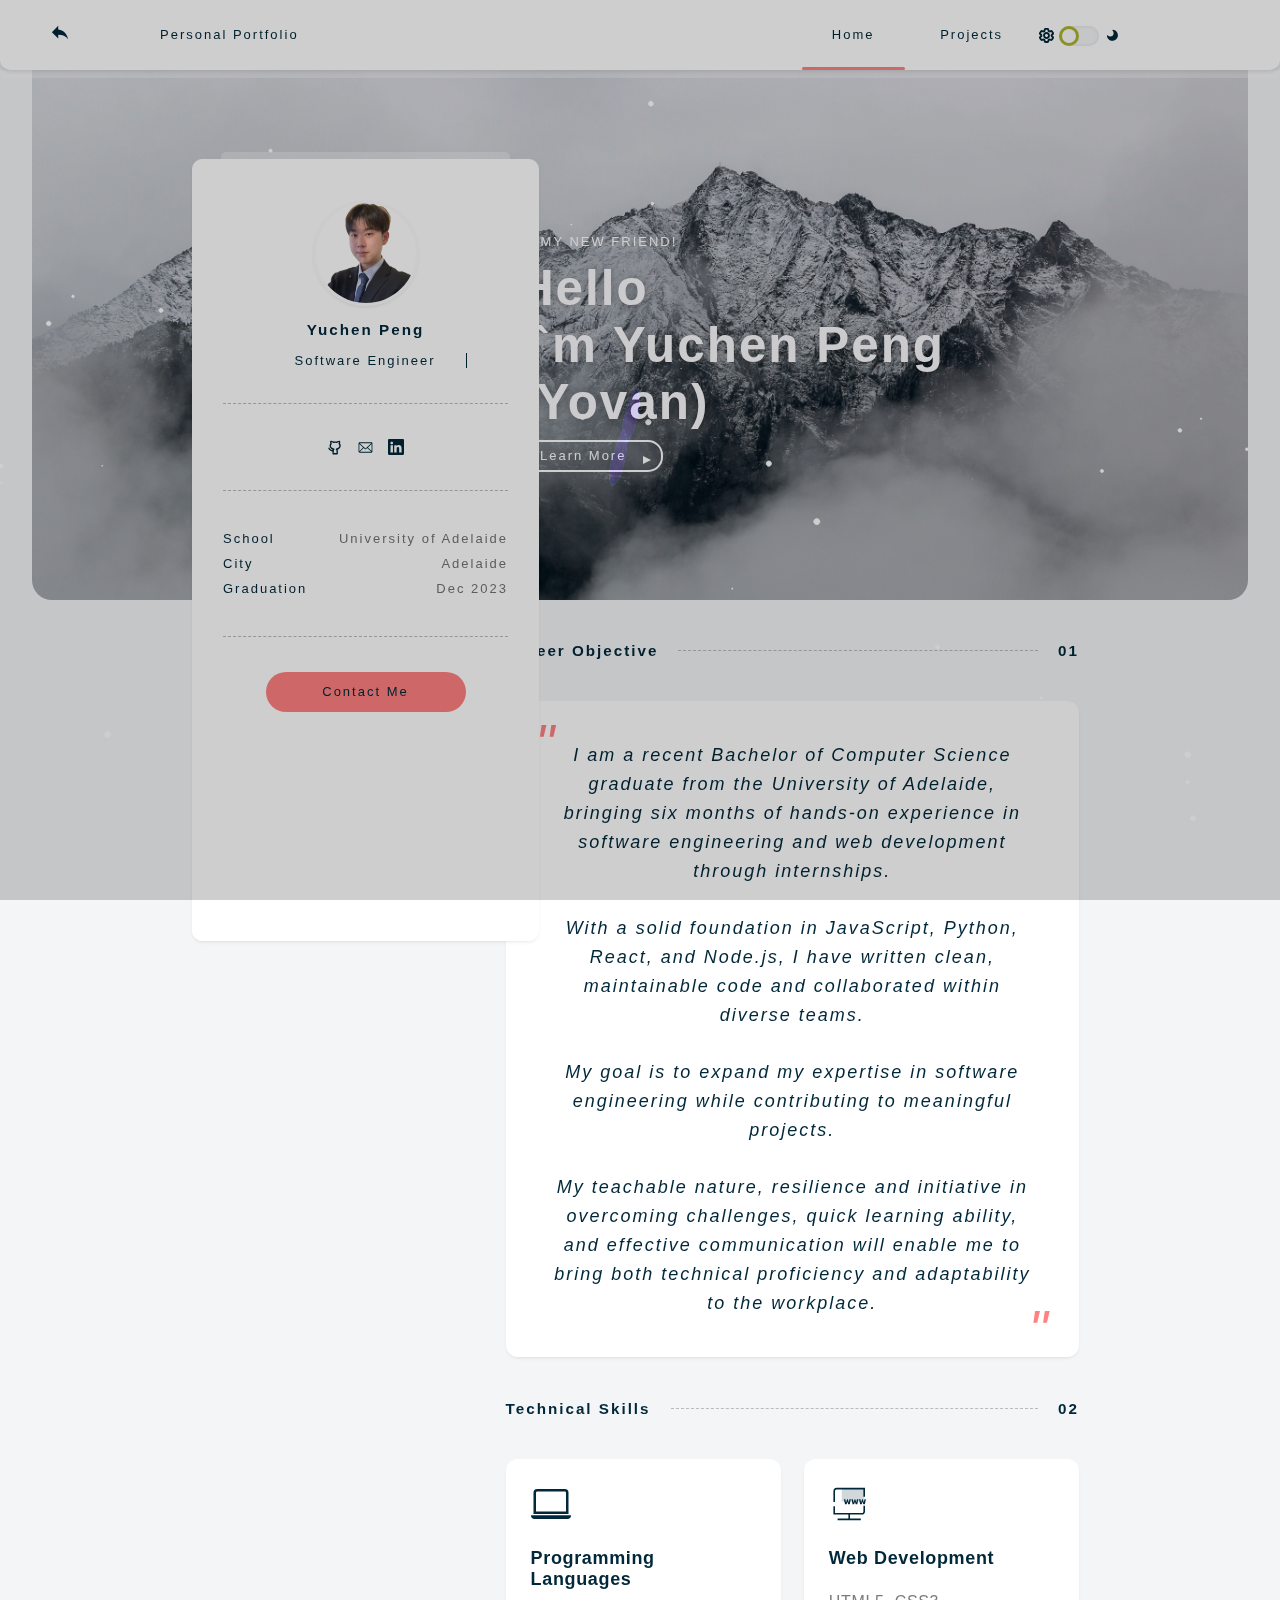
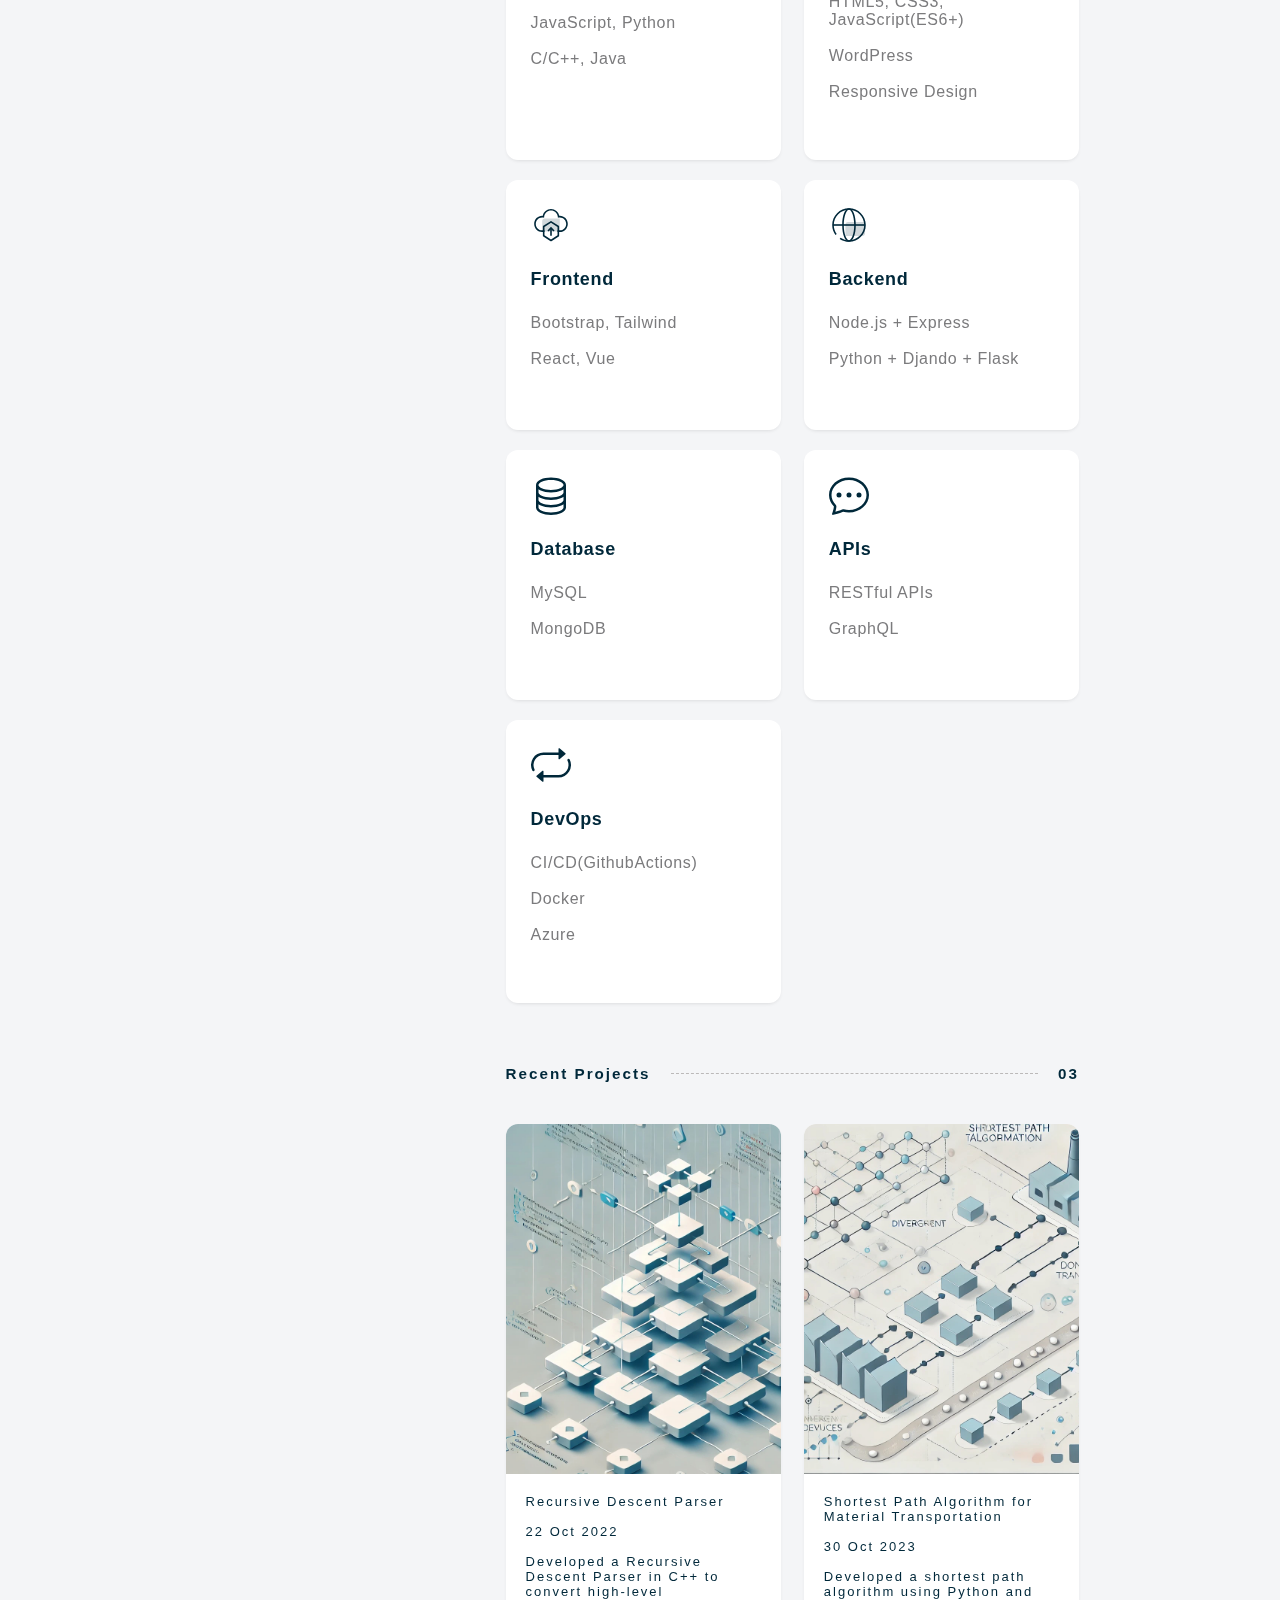
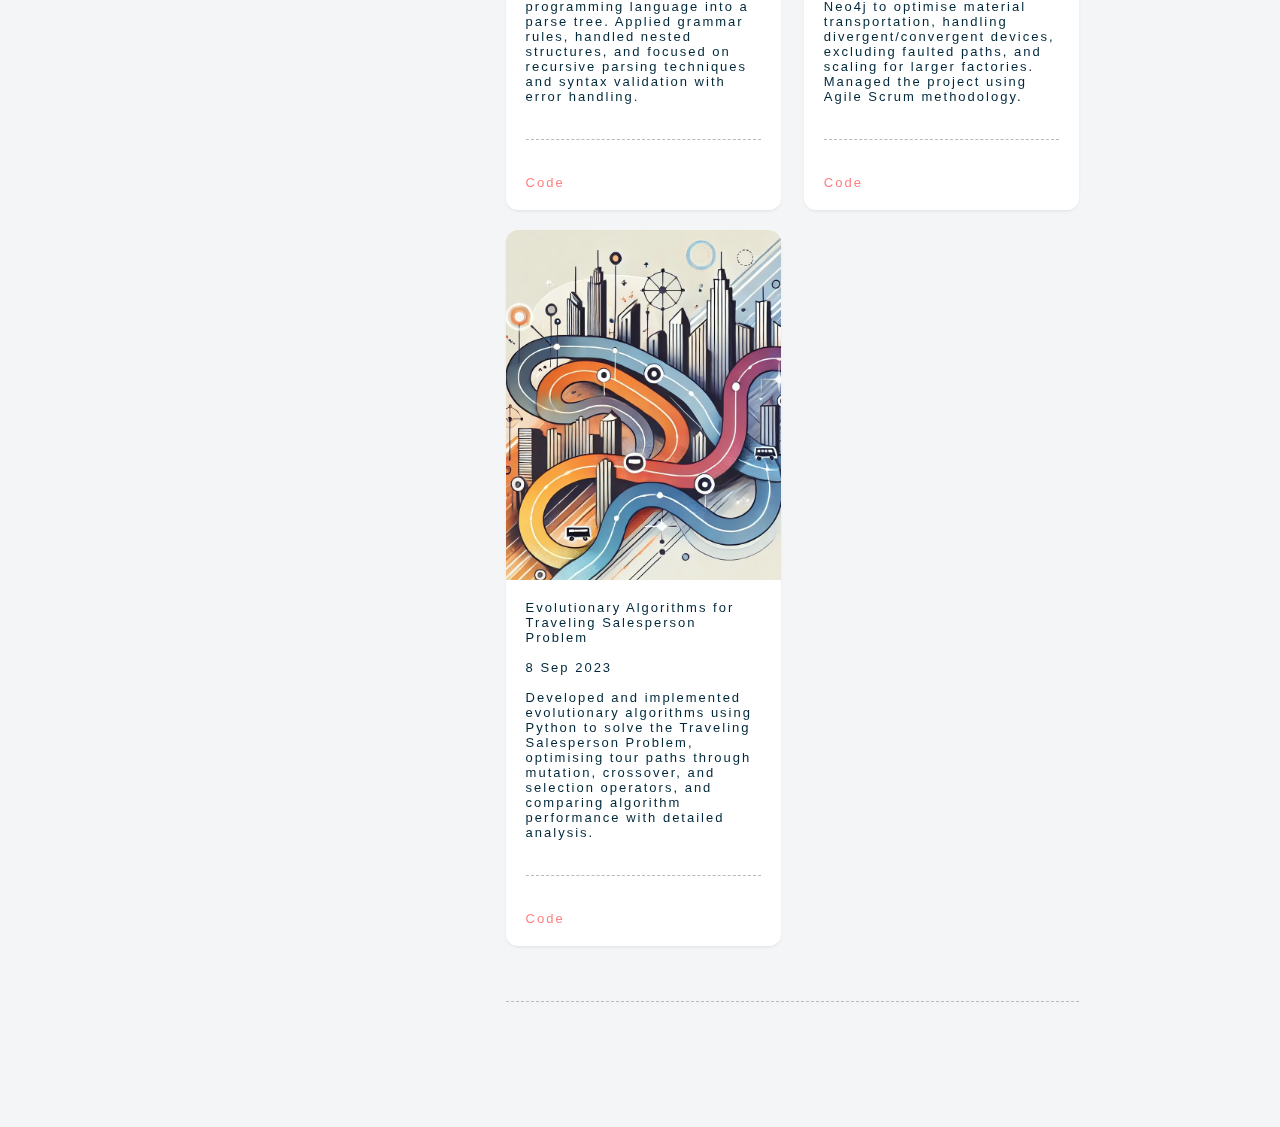
<file: index.html>
<!DOCTYPE html>
<html lang="en">

<head>
  <meta charset="UTF-8">
  <meta http-equiv="X-UA-Compatible" content="IE=edge">
  <!-- This tag is crucial for responsive web design. -->
  <meta name="viewport" content="width=device-width, initial-scale=1.0">
  <title>Yuchen Peng Portfolio</title>
  <link rel="stylesheet" href="./css/base.css">
  <link rel="stylesheet" href="./css/index1.css">
  <script src="./js/jq.js"></script>
  <script type="text/javascript">
    ;window.NREUM||(NREUM={});NREUM.init={distributed_tracing:{enabled:true},privacy:{cookies_enabled:true},ajax:{deny_list:["bam.nr-data.net"]}};
    
    ;NREUM.loader_config={accountID:"6191154",trustKey:"6191154",agentID:"601514234",licenseKey:"NRJS-0541922397ce6b13743",applicationID:"601514234"};
    ;NREUM.info={beacon:"bam.nr-data.net",errorBeacon:"bam.nr-data.net",licenseKey:"NRJS-0541922397ce6b13743",applicationID:"601514234",sa:1};
    ;/*! For license information please see nr-loader-spa-1.273.1.min.js.LICENSE.txt */
    (()=>{var e,t,r={8122:(e,t,r)=>{"use strict";r.d(t,{a:()=>i});var n=r(944);function i(e,t){try{if(!e||"object"!=typeof e)return(0,n.R)(3);if(!t||"object"!=typeof t)return(0,n.R)(4);const r=Object.create(Object.getPrototypeOf(t),Object.getOwnPropertyDescriptors(t)),o=0===Object.keys(r).length?e:r;for(let a in o)if(void 0!==e[a])try{if(null===e[a]){r[a]=null;continue}Array.isArray(e[a])&&Array.isArray(t[a])?r[a]=Array.from(new Set([...e[a],...t[a]])):"object"==typeof e[a]&&"object"==typeof t[a]?r[a]=i(e[a],t[a]):r[a]=e[a]}catch(e){(0,n.R)(1,e)}return r}catch(e){(0,n.R)(2,e)}}},2555:(e,t,r)=>{"use strict";r.d(t,{Vp:()=>c,fn:()=>s,x1:()=>u});var n=r(384),i=r(8122);const o={beacon:n.NT.beacon,errorBeacon:n.NT.errorBeacon,licenseKey:void 0,applicationID:void 0,sa:void 0,queueTime:void 0,applicationTime:void 0,ttGuid:void 0,user:void 0,account:void 0,product:void 0,extra:void 0,jsAttributes:{},userAttributes:void 0,atts:void 0,transactionName:void 0,tNamePlain:void 0},a={};function s(e){try{const t=c(e);return!!t.licenseKey&&!!t.errorBeacon&&!!t.applicationID}catch(e){return!1}}function c(e){if(!e)throw new Error("All info objects require an agent identifier!");if(!a[e])throw new Error("Info for ".concat(e," was never set"));return a[e]}function u(e,t){if(!e)throw new Error("All info objects require an agent identifier!");a[e]=(0,i.a)(t,o);const r=(0,n.nY)(e);r&&(r.info=a[e])}},9417:(e,t,r)=>{"use strict";r.d(t,{D0:()=>h,gD:()=>g,xN:()=>p});var n=r(993);const i=e=>{if(!e||"string"!=typeof e)return!1;try{document.createDocumentFragment().querySelector(e)}catch{return!1}return!0};var o=r(2614),a=r(944),s=r(384),c=r(8122);const u="[data-nr-mask]",d=()=>{const e={mask_selector:"*",block_selector:"[data-nr-block]",mask_input_options:{color:!1,date:!1,"datetime-local":!1,email:!1,month:!1,number:!1,range:!1,search:!1,tel:!1,text:!1,time:!1,url:!1,week:!1,textarea:!1,select:!1,password:!0}};return{ajax:{deny_list:void 0,block_internal:!0,enabled:!0,harvestTimeSeconds:10,autoStart:!0},distributed_tracing:{enabled:void 0,exclude_newrelic_header:void 0,cors_use_newrelic_header:void 0,cors_use_tracecontext_headers:void 0,allowed_origins:void 0},feature_flags:[],generic_events:{enabled:!0,harvestTimeSeconds:30,autoStart:!0},harvest:{tooManyRequestsDelay:60},jserrors:{enabled:!0,harvestTimeSeconds:10,autoStart:!0},logging:{enabled:!0,harvestTimeSeconds:10,autoStart:!0,level:n.p_.INFO},metrics:{enabled:!0,autoStart:!0},obfuscate:void 0,page_action:{enabled:!0},page_view_event:{enabled:!0,autoStart:!0},page_view_timing:{enabled:!0,harvestTimeSeconds:30,autoStart:!0},performance:{capture_marks:!1,capture_measures:!1},privacy:{cookies_enabled:!0},proxy:{assets:void 0,beacon:void 0},session:{expiresMs:o.wk,inactiveMs:o.BB},session_replay:{autoStart:!0,enabled:!1,harvestTimeSeconds:60,preload:!1,sampling_rate:10,error_sampling_rate:100,collect_fonts:!1,inline_images:!1,fix_stylesheets:!0,mask_all_inputs:!0,get mask_text_selector(){return e.mask_selector},set mask_text_selector(t){i(t)?e.mask_selector="".concat(t,",").concat(u):""===t||null===t?e.mask_selector=u:(0,a.R)(5,t)},get block_class(){return"nr-block"},get ignore_class(){return"nr-ignore"},get mask_text_class(){return"nr-mask"},get block_selector(){return e.block_selector},set block_selector(t){i(t)?e.block_selector+=",".concat(t):""!==t&&(0,a.R)(6,t)},get mask_input_options(){return e.mask_input_options},set mask_input_options(t){t&&"object"==typeof t?e.mask_input_options={...t,password:!0}:(0,a.R)(7,t)}},session_trace:{enabled:!0,harvestTimeSeconds:10,autoStart:!0},soft_navigations:{enabled:!0,harvestTimeSeconds:10,autoStart:!0},spa:{enabled:!0,harvestTimeSeconds:10,autoStart:!0},ssl:void 0,user_actions:{enabled:!0}}},l={},f="All configuration objects require an agent identifier!";function h(e){if(!e)throw new Error(f);if(!l[e])throw new Error("Configuration for ".concat(e," was never set"));return l[e]}function p(e,t){if(!e)throw new Error(f);l[e]=(0,c.a)(t,d());const r=(0,s.nY)(e);r&&(r.init=l[e])}function g(e,t){if(!e)throw new Error(f);var r=h(e);if(r){for(var n=t.split("."),i=0;i<n.length-1;i++)if("object"!=typeof(r=r[n[i]]))return;r=r[n[n.length-1]]}return r}},5603:(e,t,r)=>{"use strict";r.d(t,{a:()=>c,o:()=>s});var n=r(384),i=r(8122);const o={accountID:void 0,trustKey:void 0,agentID:void 0,licenseKey:void 0,applicationID:void 0,xpid:void 0},a={};function s(e){if(!e)throw new Error("All loader-config objects require an agent identifier!");if(!a[e])throw new Error("LoaderConfig for ".concat(e," was never set"));return a[e]}function c(e,t){if(!e)throw new Error("All loader-config objects require an agent identifier!");a[e]=(0,i.a)(t,o);const r=(0,n.nY)(e);r&&(r.loader_config=a[e])}},3371:(e,t,r)=>{"use strict";r.d(t,{V:()=>f,f:()=>l});var n=r(8122),i=r(384),o=r(6154),a=r(9324);let s=0;const c={buildEnv:a.F3,distMethod:a.Xs,version:a.xv,originTime:o.WN},u={customTransaction:void 0,disabled:!1,isolatedBacklog:!1,loaderType:void 0,maxBytes:3e4,onerror:void 0,ptid:void 0,releaseIds:{},appMetadata:{},session:void 0,denyList:void 0,timeKeeper:void 0,obfuscator:void 0},d={};function l(e){if(!e)throw new Error("All runtime objects require an agent identifier!");if(!d[e])throw new Error("Runtime for ".concat(e," was never set"));return d[e]}function f(e,t){if(!e)throw new Error("All runtime objects require an agent identifier!");d[e]={...(0,n.a)(t,u),...c},Object.hasOwnProperty.call(d[e],"harvestCount")||Object.defineProperty(d[e],"harvestCount",{get:()=>++s});const r=(0,i.nY)(e);r&&(r.runtime=d[e])}},9324:(e,t,r)=>{"use strict";r.d(t,{F3:()=>i,Xs:()=>o,Yq:()=>a,xv:()=>n});const n="1.273.1",i="PROD",o="CDN",a="2.0.0-alpha.12"},6154:(e,t,r)=>{"use strict";r.d(t,{A4:()=>s,OF:()=>d,RI:()=>i,WN:()=>h,bv:()=>o,gm:()=>a,lR:()=>f,m:()=>u,mw:()=>c,sb:()=>l});var n=r(1863);const i="undefined"!=typeof window&&!!window.document,o="undefined"!=typeof WorkerGlobalScope&&("undefined"!=typeof self&&self instanceof WorkerGlobalScope&&self.navigator instanceof WorkerNavigator||"undefined"!=typeof globalThis&&globalThis instanceof WorkerGlobalScope&&globalThis.navigator instanceof WorkerNavigator),a=i?window:"undefined"!=typeof WorkerGlobalScope&&("undefined"!=typeof self&&self instanceof WorkerGlobalScope&&self||"undefined"!=typeof globalThis&&globalThis instanceof WorkerGlobalScope&&globalThis),s="complete"===a?.document?.readyState,c=Boolean("hidden"===a?.document?.visibilityState),u=""+a?.location,d=/iPad|iPhone|iPod/.test(a.navigator?.userAgent),l=d&&"undefined"==typeof SharedWorker,f=(()=>{const e=a.navigator?.userAgent?.match(/Firefox[/\s](\d+\.\d+)/);return Array.isArray(e)&&e.length>=2?+e[1]:0})(),h=Date.now()-(0,n.t)()},7295:(e,t,r)=>{"use strict";r.d(t,{Xv:()=>a,gX:()=>i,iW:()=>o});var n=[];function i(e){if(!e||o(e))return!1;if(0===n.length)return!0;for(var t=0;t<n.length;t++){var r=n[t];if("*"===r.hostname)return!1;if(s(r.hostname,e.hostname)&&c(r.pathname,e.pathname))return!1}return!0}function o(e){return void 0===e.hostname}function a(e){if(n=[],e&&e.length)for(var t=0;t<e.length;t++){let r=e[t];if(!r)continue;0===r.indexOf("http://")?r=r.substring(7):0===r.indexOf("https://")&&(r=r.substring(8));const i=r.indexOf("/");let o,a;i>0?(o=r.substring(0,i),a=r.substring(i)):(o=r,a="");let[s]=o.split(":");n.push({hostname:s,pathname:a})}}function s(e,t){return!(e.length>t.length)&&t.indexOf(e)===t.length-e.length}function c(e,t){return 0===e.indexOf("/")&&(e=e.substring(1)),0===t.indexOf("/")&&(t=t.substring(1)),""===e||e===t}},1687:(e,t,r)=>{"use strict";r.d(t,{Ak:()=>c,Ze:()=>l,x3:()=>u});var n=r(7836),i=r(3606),o=r(860),a=r(2646);const s={};function c(e,t){const r={staged:!1,priority:o.P3[t]||0};d(e),s[e].get(t)||s[e].set(t,r)}function u(e,t){e&&s[e]&&(s[e].get(t)&&s[e].delete(t),h(e,t,!1),s[e].size&&f(e))}function d(e){if(!e)throw new Error("agentIdentifier required");s[e]||(s[e]=new Map)}function l(e="",t="feature",r=!1){if(d(e),!e||!s[e].get(t)||r)return h(e,t);s[e].get(t).staged=!0,f(e)}function f(e){const t=Array.from(s[e]);t.every((([e,t])=>t.staged))&&(t.sort(((e,t)=>e[1].priority-t[1].priority)),t.forEach((([t])=>{s[e].delete(t),h(e,t)})))}function h(e,t,r=!0){const o=e?n.ee.get(e):n.ee,s=i.i.handlers;if(!o.aborted&&o.backlog&&s){if(r){const e=o.backlog[t],r=s[t];if(r){for(let t=0;e&&t<e.length;++t)p(e[t],r);Object.entries(r).forEach((([e,t])=>{Object.values(t||{}).forEach((t=>{t[0]?.on&&t[0]?.context()instanceof a.y&&t[0].on(e,t[1])}))}))}}o.isolatedBacklog||delete s[t],o.backlog[t]=null,o.emit("drain-"+t,[])}}function p(e,t){var r=e[1];Object.values(t[r]||{}).forEach((t=>{var r=e[0];if(t[0]===r){var n=t[1],i=e[3],o=e[2];n.apply(i,o)}}))}},7836:(e,t,r)=>{"use strict";r.d(t,{P:()=>c,ee:()=>u});var n=r(384),i=r(8990),o=r(3371),a=r(2646),s=r(5607);const c="nr@context:".concat(s.W),u=function e(t,r){var n={},s={},d={},l=!1;try{l=16===r.length&&(0,o.f)(r).isolatedBacklog}catch(e){}var f={on:p,addEventListener:p,removeEventListener:function(e,t){var r=n[e];if(!r)return;for(var i=0;i<r.length;i++)r[i]===t&&r.splice(i,1)},emit:function(e,r,n,i,o){!1!==o&&(o=!0);if(u.aborted&&!i)return;t&&o&&t.emit(e,r,n);for(var a=h(n),c=g(e),d=c.length,l=0;l<d;l++)c[l].apply(a,r);var p=v()[s[e]];p&&p.push([f,e,r,a]);return a},get:m,listeners:g,context:h,buffer:function(e,t){const r=v();if(t=t||"feature",f.aborted)return;Object.entries(e||{}).forEach((([e,n])=>{s[n]=t,t in r||(r[t]=[])}))},abort:function(){f._aborted=!0,Object.keys(f.backlog).forEach((e=>{delete f.backlog[e]}))},isBuffering:function(e){return!!v()[s[e]]},debugId:r,backlog:l?{}:t&&"object"==typeof t.backlog?t.backlog:{},isolatedBacklog:l};return Object.defineProperty(f,"aborted",{get:()=>{let e=f._aborted||!1;return e||(t&&(e=t.aborted),e)}}),f;function h(e){return e&&e instanceof a.y?e:e?(0,i.I)(e,c,(()=>new a.y(c))):new a.y(c)}function p(e,t){n[e]=g(e).concat(t)}function g(e){return n[e]||[]}function m(t){return d[t]=d[t]||e(f,t)}function v(){return f.backlog}}(void 0,"globalEE"),d=(0,n.Zm)();d.ee||(d.ee=u)},2646:(e,t,r)=>{"use strict";r.d(t,{y:()=>n});class n{constructor(e){this.contextId=e}}},9908:(e,t,r)=>{"use strict";r.d(t,{d:()=>n,p:()=>i});var n=r(7836).ee.get("handle");function i(e,t,r,i,o){o?(o.buffer([e],i),o.emit(e,t,r)):(n.buffer([e],i),n.emit(e,t,r))}},3606:(e,t,r)=>{"use strict";r.d(t,{i:()=>o});var n=r(9908);o.on=a;var i=o.handlers={};function o(e,t,r,o){a(o||n.d,i,e,t,r)}function a(e,t,r,i,o){o||(o="feature"),e||(e=n.d);var a=t[o]=t[o]||{};(a[r]=a[r]||[]).push([e,i])}},3878:(e,t,r)=>{"use strict";function n(e,t){return{capture:e,passive:!1,signal:t}}function i(e,t,r=!1,i){window.addEventListener(e,t,n(r,i))}function o(e,t,r=!1,i){document.addEventListener(e,t,n(r,i))}r.d(t,{DD:()=>o,jT:()=>n,sp:()=>i})},5607:(e,t,r)=>{"use strict";r.d(t,{W:()=>n});const n=(0,r(9566).bz)()},9566:(e,t,r)=>{"use strict";r.d(t,{LA:()=>s,ZF:()=>c,bz:()=>a,el:()=>u});var n=r(6154);const i="xxxxxxxx-xxxx-4xxx-yxxx-xxxxxxxxxxxx";function o(e,t){return e?15&e[t]:16*Math.random()|0}function a(){const e=n.gm?.crypto||n.gm?.msCrypto;let t,r=0;return e&&e.getRandomValues&&(t=e.getRandomValues(new Uint8Array(30))),i.split("").map((e=>"x"===e?o(t,r++).toString(16):"y"===e?(3&o()|8).toString(16):e)).join("")}function s(e){const t=n.gm?.crypto||n.gm?.msCrypto;let r,i=0;t&&t.getRandomValues&&(r=t.getRandomValues(new Uint8Array(e)));const a=[];for(var s=0;s<e;s++)a.push(o(r,i++).toString(16));return a.join("")}function c(){return s(16)}function u(){return s(32)}},2614:(e,t,r)=>{"use strict";r.d(t,{BB:()=>a,H3:()=>n,g:()=>u,iL:()=>c,tS:()=>s,uh:()=>i,wk:()=>o});const n="NRBA",i="SESSION",o=144e5,a=18e5,s={STARTED:"session-started",PAUSE:"session-pause",RESET:"session-reset",RESUME:"session-resume",UPDATE:"session-update"},c={SAME_TAB:"same-tab",CROSS_TAB:"cross-tab"},u={OFF:0,FULL:1,ERROR:2}},1863:(e,t,r)=>{"use strict";function n(){return Math.floor(performance.now())}r.d(t,{t:()=>n})},7485:(e,t,r)=>{"use strict";r.d(t,{D:()=>i});var n=r(6154);function i(e){if(0===(e||"").indexOf("data:"))return{protocol:"data"};try{const t=new URL(e,location.href),r={port:t.port,hostname:t.hostname,pathname:t.pathname,search:t.search,protocol:t.protocol.slice(0,t.protocol.indexOf(":")),sameOrigin:t.protocol===n.gm?.location?.protocol&&t.host===n.gm?.location?.host};return r.port&&""!==r.port||("http:"===t.protocol&&(r.port="80"),"https:"===t.protocol&&(r.port="443")),r.pathname&&""!==r.pathname?r.pathname.startsWith("/")||(r.pathname="/".concat(r.pathname)):r.pathname="/",r}catch(e){return{}}}},944:(e,t,r)=>{"use strict";function n(e,t){"function"==typeof console.debug&&console.debug("New Relic Warning: https://github.com/newrelic/newrelic-browser-agent/blob/main/docs/warning-codes.md#".concat(e),t)}r.d(t,{R:()=>n})},5284:(e,t,r)=>{"use strict";r.d(t,{t:()=>c,B:()=>s});var n=r(7836),i=r(6154);const o="newrelic";const a=new Set,s={};function c(e,t){const r=n.ee.get(t);s[t]??={},e&&"object"==typeof e&&(a.has(t)||(r.emit("rumresp",[e]),s[t]=e,a.add(t),function(e={}){try{i.gm.dispatchEvent(new CustomEvent(o,{detail:e}))}catch(e){}}({loaded:!0})))}},8990:(e,t,r)=>{"use strict";r.d(t,{I:()=>i});var n=Object.prototype.hasOwnProperty;function i(e,t,r){if(n.call(e,t))return e[t];var i=r();if(Object.defineProperty&&Object.keys)try{return Object.defineProperty(e,t,{value:i,writable:!0,enumerable:!1}),i}catch(e){}return e[t]=i,i}},6389:(e,t,r)=>{"use strict";function n(e,t=500,r={}){const n=r?.leading||!1;let i;return(...r)=>{n&&void 0===i&&(e.apply(this,r),i=setTimeout((()=>{i=clearTimeout(i)}),t)),n||(clearTimeout(i),i=setTimeout((()=>{e.apply(this,r)}),t))}}function i(e){let t=!1;return(...r)=>{t||(t=!0,e.apply(this,r))}}r.d(t,{J:()=>i,s:()=>n})},3304:(e,t,r)=>{"use strict";r.d(t,{A:()=>o});var n=r(7836);const i=()=>{const e=new WeakSet;return(t,r)=>{if("object"==typeof r&&null!==r){if(e.has(r))return;e.add(r)}return r}};function o(e){try{return JSON.stringify(e,i())??""}catch(e){try{n.ee.emit("internal-error",[e])}catch(e){}return""}}},5289:(e,t,r)=>{"use strict";r.d(t,{GG:()=>o,sB:()=>a});var n=r(3878);function i(){return"undefined"==typeof document||"complete"===document.readyState}function o(e,t){if(i())return e();(0,n.sp)("load",e,t)}function a(e){if(i())return e();(0,n.DD)("DOMContentLoaded",e)}},384:(e,t,r)=>{"use strict";r.d(t,{NT:()=>o,US:()=>d,Zm:()=>a,bQ:()=>c,dV:()=>s,nY:()=>u,pV:()=>l});var n=r(6154),i=r(1863);const o={beacon:"bam.nr-data.net",errorBeacon:"bam.nr-data.net"};function a(){return n.gm.NREUM||(n.gm.NREUM={}),void 0===n.gm.newrelic&&(n.gm.newrelic=n.gm.NREUM),n.gm.NREUM}function s(){let e=a();return e.o||(e.o={ST:n.gm.setTimeout,SI:n.gm.setImmediate,CT:n.gm.clearTimeout,XHR:n.gm.XMLHttpRequest,REQ:n.gm.Request,EV:n.gm.Event,PR:n.gm.Promise,MO:n.gm.MutationObserver,FETCH:n.gm.fetch,WS:n.gm.WebSocket}),e}function c(e,t){let r=a();r.initializedAgents??={},t.initializedAt={ms:(0,i.t)(),date:new Date},r.initializedAgents[e]=t}function u(e){let t=a();return t.initializedAgents?.[e]}function d(e,t){a()[e]=t}function l(){return function(){let e=a();const t=e.info||{};e.info={beacon:o.beacon,errorBeacon:o.errorBeacon,...t}}(),function(){let e=a();const t=e.init||{};e.init={...t}}(),s(),function(){let e=a();const t=e.loader_config||{};e.loader_config={...t}}(),a()}},2843:(e,t,r)=>{"use strict";r.d(t,{u:()=>i});var n=r(3878);function i(e,t=!1,r,i){(0,n.DD)("visibilitychange",(function(){if(t)return void("hidden"===document.visibilityState&&e());e(document.visibilityState)}),r,i)}},8139:(e,t,r)=>{"use strict";r.d(t,{u:()=>f});var n=r(7836),i=r(3434),o=r(8990),a=r(6154);const s={},c=a.gm.XMLHttpRequest,u="addEventListener",d="removeEventListener",l="nr@wrapped:".concat(n.P);function f(e){var t=function(e){return(e||n.ee).get("events")}(e);if(s[t.debugId]++)return t;s[t.debugId]=1;var r=(0,i.YM)(t,!0);function f(e){r.inPlace(e,[u,d],"-",p)}function p(e,t){return e[1]}return"getPrototypeOf"in Object&&(a.RI&&h(document,f),h(a.gm,f),h(c.prototype,f)),t.on(u+"-start",(function(e,t){var n=e[1];if(null!==n&&("function"==typeof n||"object"==typeof n)){var i=(0,o.I)(n,l,(function(){var e={object:function(){if("function"!=typeof n.handleEvent)return;return n.handleEvent.apply(n,arguments)},function:n}[typeof n];return e?r(e,"fn-",null,e.name||"anonymous"):n}));this.wrapped=e[1]=i}})),t.on(d+"-start",(function(e){e[1]=this.wrapped||e[1]})),t}function h(e,t,...r){let n=e;for(;"object"==typeof n&&!Object.prototype.hasOwnProperty.call(n,u);)n=Object.getPrototypeOf(n);n&&t(n,...r)}},3434:(e,t,r)=>{"use strict";r.d(t,{Jt:()=>o,YM:()=>c});var n=r(7836),i=r(5607);const o="nr@original:".concat(i.W);var a=Object.prototype.hasOwnProperty,s=!1;function c(e,t){return e||(e=n.ee),r.inPlace=function(e,t,n,i,o){n||(n="");const a="-"===n.charAt(0);for(let s=0;s<t.length;s++){const c=t[s],u=e[c];d(u)||(e[c]=r(u,a?c+n:n,i,c,o))}},r.flag=o,r;function r(t,r,n,s,c){return d(t)?t:(r||(r=""),nrWrapper[o]=t,function(e,t,r){if(Object.defineProperty&&Object.keys)try{return Object.keys(e).forEach((function(r){Object.defineProperty(t,r,{get:function(){return e[r]},set:function(t){return e[r]=t,t}})})),t}catch(e){u([e],r)}for(var n in e)a.call(e,n)&&(t[n]=e[n])}(t,nrWrapper,e),nrWrapper);function nrWrapper(){var o,a,d,l;try{a=this,o=[...arguments],d="function"==typeof n?n(o,a):n||{}}catch(t){u([t,"",[o,a,s],d],e)}i(r+"start",[o,a,s],d,c);try{return l=t.apply(a,o)}catch(e){throw i(r+"err",[o,a,e],d,c),e}finally{i(r+"end",[o,a,l],d,c)}}}function i(r,n,i,o){if(!s||t){var a=s;s=!0;try{e.emit(r,n,i,t,o)}catch(t){u([t,r,n,i],e)}s=a}}}function u(e,t){t||(t=n.ee);try{t.emit("internal-error",e)}catch(e){}}function d(e){return!(e&&"function"==typeof e&&e.apply&&!e[o])}},9300:(e,t,r)=>{"use strict";r.d(t,{T:()=>n});const n=r(860).K7.ajax},3333:(e,t,r)=>{"use strict";r.d(t,{TZ:()=>n,Zp:()=>i,mq:()=>s,nf:()=>a,qN:()=>o});const n=r(860).K7.genericEvents,i=["auxclick","click","copy","keydown","paste","scrollend"],o=["focus","blur"],a=4,s=1e3},6774:(e,t,r)=>{"use strict";r.d(t,{T:()=>n});const n=r(860).K7.jserrors},993:(e,t,r)=>{"use strict";r.d(t,{ET:()=>o,TZ:()=>a,p_:()=>i});var n=r(860);const i={ERROR:"ERROR",WARN:"WARN",INFO:"INFO",DEBUG:"DEBUG",TRACE:"TRACE"},o="log",a=n.K7.logging},3785:(e,t,r)=>{"use strict";r.d(t,{R:()=>c,b:()=>u});var n=r(9908),i=r(1863),o=r(860),a=r(3969),s=r(993);function c(e,t,r={},c=s.p_.INFO){(0,n.p)(a.xV,["API/logging/".concat(c.toLowerCase(),"/called")],void 0,o.K7.metrics,e),(0,n.p)(s.ET,[(0,i.t)(),t,r,c],void 0,o.K7.logging,e)}function u(e){return"string"==typeof e&&Object.values(s.p_).some((t=>t===e.toUpperCase().trim()))}},3969:(e,t,r)=>{"use strict";r.d(t,{TZ:()=>n,XG:()=>s,rs:()=>i,xV:()=>a,z_:()=>o});const n=r(860).K7.metrics,i="sm",o="cm",a="storeSupportabilityMetrics",s="storeEventMetrics"},6630:(e,t,r)=>{"use strict";r.d(t,{T:()=>n});const n=r(860).K7.pageViewEvent},782:(e,t,r)=>{"use strict";r.d(t,{T:()=>n});const n=r(860).K7.pageViewTiming},6344:(e,t,r)=>{"use strict";r.d(t,{BB:()=>d,G4:()=>o,Qb:()=>l,TZ:()=>i,Ug:()=>a,_s:()=>s,bc:()=>u,yP:()=>c});var n=r(2614);const i=r(860).K7.sessionReplay,o={RECORD:"recordReplay",PAUSE:"pauseReplay",REPLAY_RUNNING:"replayRunning",ERROR_DURING_REPLAY:"errorDuringReplay"},a=.12,s={DomContentLoaded:0,Load:1,FullSnapshot:2,IncrementalSnapshot:3,Meta:4,Custom:5},c={[n.g.ERROR]:15e3,[n.g.FULL]:3e5,[n.g.OFF]:0},u={RESET:{message:"Session was reset",sm:"Reset"},IMPORT:{message:"Recorder failed to import",sm:"Import"},TOO_MANY:{message:"429: Too Many Requests",sm:"Too-Many"},TOO_BIG:{message:"Payload was too large",sm:"Too-Big"},CROSS_TAB:{message:"Session Entity was set to OFF on another tab",sm:"Cross-Tab"},ENTITLEMENTS:{message:"Session Replay is not allowed and will not be started",sm:"Entitlement"}},d=5e3,l={API:"api"}},5270:(e,t,r)=>{"use strict";r.d(t,{Aw:()=>c,CT:()=>u,SR:()=>s});var n=r(384),i=r(9417),o=r(7767),a=r(6154);function s(e){return!!(0,n.dV)().o.MO&&(0,o.V)(e)&&!0===(0,i.gD)(e,"session_trace.enabled")}function c(e){return!0===(0,i.gD)(e,"session_replay.preload")&&s(e)}function u(e,t){const r=t.correctAbsoluteTimestamp(e);return{originalTimestamp:e,correctedTimestamp:r,timestampDiff:e-r,originTime:a.WN,correctedOriginTime:t.correctedOriginTime,originTimeDiff:Math.floor(a.WN-t.correctedOriginTime)}}},3738:(e,t,r)=>{"use strict";r.d(t,{He:()=>i,Kp:()=>s,Lc:()=>u,Rz:()=>d,TZ:()=>n,bD:()=>o,d3:()=>a,jx:()=>l,uP:()=>c});const n=r(860).K7.sessionTrace,i="bstResource",o="resource",a="-start",s="-end",c="fn"+a,u="fn"+s,d="pushState",l=1e3},3962:(e,t,r)=>{"use strict";r.d(t,{AM:()=>o,O2:()=>s,Qu:()=>c,TZ:()=>a,ih:()=>u,tC:()=>i});var n=r(860);const i=["click","keydown","submit"],o="api",a=n.K7.softNav,s={INITIAL_PAGE_LOAD:"",ROUTE_CHANGE:1,UNSPECIFIED:2},c={INTERACTION:1,AJAX:2,CUSTOM_END:3,CUSTOM_TRACER:4},u={IP:"in progress",FIN:"finished",CAN:"cancelled"}},7378:(e,t,r)=>{"use strict";r.d(t,{$p:()=>x,BR:()=>b,Kp:()=>R,L3:()=>y,Lc:()=>c,NC:()=>o,SG:()=>d,TZ:()=>i,U6:()=>p,UT:()=>m,d3:()=>w,dT:()=>f,e5:()=>A,gx:()=>v,l9:()=>l,oW:()=>h,op:()=>g,rw:()=>u,tH:()=>E,uP:()=>s,wW:()=>T,xq:()=>a});var n=r(384);const i=r(860).K7.spa,o=["click","submit","keypress","keydown","keyup","change"],a=999,s="fn-start",c="fn-end",u="cb-start",d="api-ixn-",l="remaining",f="interaction",h="spaNode",p="jsonpNode",g="fetch-start",m="fetch-done",v="fetch-body-",b="jsonp-end",y=(0,n.dV)().o.ST,w="-start",R="-end",x="-body",T="cb"+R,A="jsTime",E="fetch"},4234:(e,t,r)=>{"use strict";r.d(t,{W:()=>o});var n=r(7836),i=r(1687);class o{constructor(e,t){this.agentIdentifier=e,this.ee=n.ee.get(e),this.featureName=t,this.blocked=!1}deregisterDrain(){(0,i.x3)(this.agentIdentifier,this.featureName)}}},7767:(e,t,r)=>{"use strict";r.d(t,{V:()=>o});var n=r(9417),i=r(6154);const o=e=>i.RI&&!0===(0,n.gD)(e,"privacy.cookies_enabled")},425:(e,t,r)=>{"use strict";r.d(t,{j:()=>j});var n=r(860),i=r(2555),o=r(3371),a=r(9908),s=r(7836),c=r(1687),u=r(5289),d=r(6154),l=r(944),f=r(3969),h=r(384),p=r(6344);const g=["setErrorHandler","finished","addToTrace","addRelease","addPageAction","setCurrentRouteName","setPageViewName","setCustomAttribute","interaction","noticeError","setUserId","setApplicationVersion","start",p.G4.RECORD,p.G4.PAUSE,"log","wrapLogger"],m=["setErrorHandler","finished","addToTrace","addRelease"];var v=r(1863),b=r(2614),y=r(993),w=r(3785),R=r(2646),x=r(3434);function T(e,t,r,n){if("object"!=typeof t||!t||"string"!=typeof r||!r||"function"!=typeof t[r])return(0,l.R)(29);const i=function(e){return(e||s.ee).get("logger")}(e),o=(0,x.YM)(i),a=new R.y(s.P);return a.level=n.level,a.customAttributes=n.customAttributes,o.inPlace(t,[r],"wrap-logger-",a),i}function A(){const e=(0,h.pV)();g.forEach((t=>{e[t]=(...r)=>function(t,...r){let n=[];return Object.values(e.initializedAgents).forEach((e=>{e&&e.api?e.exposed&&e.api[t]&&n.push(e.api[t](...r)):(0,l.R)(38,t)})),n.length>1?n:n[0]}(t,...r)}))}const E={};var S=r(9417),N=r(5603),O=r(5284);const _=e=>{const t=e.startsWith("http");e+="/",r.p=t?e:"https://"+e};let I=!1;function j(e,t={},g,R){let{init:x,info:j,loader_config:P,runtime:C={},exposed:k=!0}=t;C.loaderType=g;const L=(0,h.pV)();j||(x=L.init,j=L.info,P=L.loader_config),(0,S.xN)(e.agentIdentifier,x||{}),(0,N.a)(e.agentIdentifier,P||{}),j.jsAttributes??={},d.bv&&(j.jsAttributes.isWorker=!0),(0,i.x1)(e.agentIdentifier,j);const H=(0,S.D0)(e.agentIdentifier),D=[j.beacon,j.errorBeacon];I||(H.proxy.assets&&(_(H.proxy.assets),D.push(H.proxy.assets)),H.proxy.beacon&&D.push(H.proxy.beacon),A(),(0,h.US)("activatedFeatures",O.B),e.runSoftNavOverSpa&&=!0===H.soft_navigations.enabled&&H.feature_flags.includes("soft_nav")),C.denyList=[...H.ajax.deny_list||[],...H.ajax.block_internal?D:[]],C.ptid=e.agentIdentifier,(0,o.V)(e.agentIdentifier,C),e.ee=s.ee.get(e.agentIdentifier),void 0===e.api&&(e.api=function(e,t,h=!1){t||(0,c.Ak)(e,"api");const g={};var R=s.ee.get(e),x=R.get("tracer");E[e]=b.g.OFF,R.on(p.G4.REPLAY_RUNNING,(t=>{E[e]=t}));var A="api-",S=A+"ixn-";function N(t,r,n,o){const a=(0,i.Vp)(e);return null===r?delete a.jsAttributes[t]:(0,i.x1)(e,{...a,jsAttributes:{...a.jsAttributes,[t]:r}}),I(A,n,!0,o||null===r?"session":void 0)(t,r)}function O(){}g.log=function(e,{customAttributes:t={},level:r=y.p_.INFO}={}){(0,a.p)(f.xV,["API/log/called"],void 0,n.K7.metrics,R),(0,w.R)(R,e,t,r)},g.wrapLogger=(e,t,{customAttributes:r={},level:i=y.p_.INFO}={})=>{(0,a.p)(f.xV,["API/wrapLogger/called"],void 0,n.K7.metrics,R),T(R,e,t,{customAttributes:r,level:i})},m.forEach((e=>{g[e]=I(A,e,!0,"api")})),g.addPageAction=I(A,"addPageAction",!0,n.K7.genericEvents),g.setPageViewName=function(t,r){if("string"==typeof t)return"/"!==t.charAt(0)&&(t="/"+t),(0,o.f)(e).customTransaction=(r||"http://custom.transaction")+t,I(A,"setPageViewName",!0)()},g.setCustomAttribute=function(e,t,r=!1){if("string"==typeof e){if(["string","number","boolean"].includes(typeof t)||null===t)return N(e,t,"setCustomAttribute",r);(0,l.R)(40,typeof t)}else(0,l.R)(39,typeof e)},g.setUserId=function(e){if("string"==typeof e||null===e)return N("enduser.id",e,"setUserId",!0);(0,l.R)(41,typeof e)},g.setApplicationVersion=function(e){if("string"==typeof e||null===e)return N("application.version",e,"setApplicationVersion",!1);(0,l.R)(42,typeof e)},g.start=()=>{try{(0,a.p)(f.xV,["API/start/called"],void 0,n.K7.metrics,R),R.emit("manual-start-all")}catch(e){(0,l.R)(23,e)}},g[p.G4.RECORD]=function(){(0,a.p)(f.xV,["API/recordReplay/called"],void 0,n.K7.metrics,R),(0,a.p)(p.G4.RECORD,[],void 0,n.K7.sessionReplay,R)},g[p.G4.PAUSE]=function(){(0,a.p)(f.xV,["API/pauseReplay/called"],void 0,n.K7.metrics,R),(0,a.p)(p.G4.PAUSE,[],void 0,n.K7.sessionReplay,R)},g.interaction=function(e){return(new O).get("object"==typeof e?e:{})};const _=O.prototype={createTracer:function(e,t){var r={},i=this,o="function"==typeof t;return(0,a.p)(f.xV,["API/createTracer/called"],void 0,n.K7.metrics,R),h||(0,a.p)(S+"tracer",[(0,v.t)(),e,r],i,n.K7.spa,R),function(){if(x.emit((o?"":"no-")+"fn-start",[(0,v.t)(),i,o],r),o)try{return t.apply(this,arguments)}catch(e){const t="string"==typeof e?new Error(e):e;throw x.emit("fn-err",[arguments,this,t],r),t}finally{x.emit("fn-end",[(0,v.t)()],r)}}}};function I(e,t,r,i){return function(){return(0,a.p)(f.xV,["API/"+t+"/called"],void 0,n.K7.metrics,R),i&&(0,a.p)(e+t,[(0,v.t)(),...arguments],r?null:this,i,R),r?void 0:this}}function j(){r.e(478).then(r.bind(r,8778)).then((({setAPI:t})=>{t(e),(0,c.Ze)(e,"api")})).catch((e=>{(0,l.R)(27,e),R.abort()}))}return["actionText","setName","setAttribute","save","ignore","onEnd","getContext","end","get"].forEach((e=>{_[e]=I(S,e,void 0,h?n.K7.softNav:n.K7.spa)})),g.setCurrentRouteName=h?I(S,"routeName",void 0,n.K7.softNav):I(A,"routeName",!0,n.K7.spa),g.noticeError=function(t,r){"string"==typeof t&&(t=new Error(t)),(0,a.p)(f.xV,["API/noticeError/called"],void 0,n.K7.metrics,R),(0,a.p)("err",[t,(0,v.t)(),!1,r,!!E[e]],void 0,n.K7.jserrors,R)},d.RI?(0,u.GG)((()=>j()),!0):j(),g}(e.agentIdentifier,R,e.runSoftNavOverSpa)),void 0===e.exposed&&(e.exposed=k),I=!0}},8374:(e,t,r)=>{r.nc=(()=>{try{return document?.currentScript?.nonce}catch(e){}return""})()},860:(e,t,r)=>{"use strict";r.d(t,{$J:()=>o,K7:()=>n,P3:()=>i});const n={ajax:"ajax",genericEvents:"generic_events",jserrors:"jserrors",logging:"logging",metrics:"metrics",pageAction:"page_action",pageViewEvent:"page_view_event",pageViewTiming:"page_view_timing",sessionReplay:"session_replay",sessionTrace:"session_trace",softNav:"soft_navigations",spa:"spa"},i={[n.pageViewEvent]:1,[n.pageViewTiming]:2,[n.metrics]:3,[n.jserrors]:4,[n.spa]:5,[n.ajax]:6,[n.sessionTrace]:7,[n.softNav]:8,[n.sessionReplay]:9,[n.logging]:10,[n.genericEvents]:11},o={[n.pageViewTiming]:"events",[n.ajax]:"events",[n.spa]:"events",[n.softNav]:"events",[n.metrics]:"jserrors",[n.jserrors]:"jserrors",[n.sessionTrace]:"browser/blobs",[n.sessionReplay]:"browser/blobs",[n.logging]:"browser/logs",[n.genericEvents]:"ins"}}},n={};function i(e){var t=n[e];if(void 0!==t)return t.exports;var o=n[e]={exports:{}};return r[e](o,o.exports,i),o.exports}i.m=r,i.d=(e,t)=>{for(var r in t)i.o(t,r)&&!i.o(e,r)&&Object.defineProperty(e,r,{enumerable:!0,get:t[r]})},i.f={},i.e=e=>Promise.all(Object.keys(i.f).reduce(((t,r)=>(i.f[r](e,t),t)),[])),i.u=e=>({212:"nr-spa-compressor",249:"nr-spa-recorder",478:"nr-spa"}[e]+"-1.273.1.min.js"),i.o=(e,t)=>Object.prototype.hasOwnProperty.call(e,t),e={},t="NRBA-1.273.1.PROD:",i.l=(r,n,o,a)=>{if(e[r])e[r].push(n);else{var s,c;if(void 0!==o)for(var u=document.getElementsByTagName("script"),d=0;d<u.length;d++){var l=u[d];if(l.getAttribute("src")==r||l.getAttribute("data-webpack")==t+o){s=l;break}}if(!s){c=!0;var f={478:"sha512-02Ykcrpzl4JvQ46re8YJcnOVT3PxJCiTwfiL6aPZ2Ce7bZJInb/7qwgqIIAmR9aO9iwRgYvkoqf5ev3ruaVCuw==",249:"sha512-ocbOXB0TUR2dpjE3aDOxqG2Vwgm7dGpbh16ElRyIKdoOZ+hdWyLWTroPOXbKKDCIeuBxV/wqwP5GCsG4LcTIwg==",212:"sha512-h3ZE1xdptNoj1oit85fWuIlHnVTAxhnoiIExHWaR5ZLpsLLs6DWnff4Gxsay38jNSZqGVAjeuFpbPzwxzrAfjA=="};(s=document.createElement("script")).charset="utf-8",s.timeout=120,i.nc&&s.setAttribute("nonce",i.nc),s.setAttribute("data-webpack",t+o),s.src=r,0!==s.src.indexOf(window.location.origin+"/")&&(s.crossOrigin="anonymous"),f[a]&&(s.integrity=f[a])}e[r]=[n];var h=(t,n)=>{s.onerror=s.onload=null,clearTimeout(p);var i=e[r];if(delete e[r],s.parentNode&&s.parentNode.removeChild(s),i&&i.forEach((e=>e(n))),t)return t(n)},p=setTimeout(h.bind(null,void 0,{type:"timeout",target:s}),12e4);s.onerror=h.bind(null,s.onerror),s.onload=h.bind(null,s.onload),c&&document.head.appendChild(s)}},i.r=e=>{"undefined"!=typeof Symbol&&Symbol.toStringTag&&Object.defineProperty(e,Symbol.toStringTag,{value:"Module"}),Object.defineProperty(e,"__esModule",{value:!0})},i.p="https://js-agent.newrelic.com/",(()=>{var e={38:0,788:0};i.f.j=(t,r)=>{var n=i.o(e,t)?e[t]:void 0;if(0!==n)if(n)r.push(n[2]);else{var o=new Promise(((r,i)=>n=e[t]=[r,i]));r.push(n[2]=o);var a=i.p+i.u(t),s=new Error;i.l(a,(r=>{if(i.o(e,t)&&(0!==(n=e[t])&&(e[t]=void 0),n)){var o=r&&("load"===r.type?"missing":r.type),a=r&&r.target&&r.target.src;s.message="Loading chunk "+t+" failed.\n("+o+": "+a+")",s.name="ChunkLoadError",s.type=o,s.request=a,n[1](s)}}),"chunk-"+t,t)}};var t=(t,r)=>{var n,o,[a,s,c]=r,u=0;if(a.some((t=>0!==e[t]))){for(n in s)i.o(s,n)&&(i.m[n]=s[n]);if(c)c(i)}for(t&&t(r);u<a.length;u++)o=a[u],i.o(e,o)&&e[o]&&e[o][0](),e[o]=0},r=self["webpackChunk:NRBA-1.273.1.PROD"]=self["webpackChunk:NRBA-1.273.1.PROD"]||[];r.forEach(t.bind(null,0)),r.push=t.bind(null,r.push.bind(r))})(),(()=>{"use strict";i(8374);var e=i(944),t=i(6344),r=i(9566);class n{agentIdentifier;constructor(e=(0,r.LA)(16)){this.agentIdentifier=e}#e(t,...r){if("function"==typeof this.api?.[t])return this.api[t](...r);(0,e.R)(35,t)}addPageAction(e,t){return this.#e("addPageAction",e,t)}setPageViewName(e,t){return this.#e("setPageViewName",e,t)}setCustomAttribute(e,t,r){return this.#e("setCustomAttribute",e,t,r)}noticeError(e,t){return this.#e("noticeError",e,t)}setUserId(e){return this.#e("setUserId",e)}setApplicationVersion(e){return this.#e("setApplicationVersion",e)}setErrorHandler(e){return this.#e("setErrorHandler",e)}addRelease(e,t){return this.#e("addRelease",e,t)}log(e,t){return this.#e("log",e,t)}}class o extends n{#e(t,...r){if("function"==typeof this.api?.[t])return this.api[t](...r);(0,e.R)(35,t)}start(){return this.#e("start")}finished(e){return this.#e("finished",e)}recordReplay(){return this.#e(t.G4.RECORD)}pauseReplay(){return this.#e(t.G4.PAUSE)}addToTrace(e){return this.#e("addToTrace",e)}setCurrentRouteName(e){return this.#e("setCurrentRouteName",e)}interaction(){return this.#e("interaction")}wrapLogger(e,t,r){return this.#e("wrapLogger",e,t,r)}}var a=i(860),s=i(9417);const c=Object.values(a.K7);function u(e){const t={};return c.forEach((r=>{t[r]=function(e,t){return!0===(0,s.gD)(t,"".concat(e,".enabled"))}(r,e)})),t}var d=i(425);var l=i(1687),f=i(4234),h=i(5289),p=i(6154),g=i(5270),m=i(7767),v=i(6389);class b extends f.W{constructor(e,t,r=!0){super(e.agentIdentifier,t),this.auto=r,this.abortHandler=void 0,this.featAggregate=void 0,this.onAggregateImported=void 0,!1===e.init[this.featureName].autoStart&&(this.auto=!1),this.auto?(0,l.Ak)(e.agentIdentifier,t):this.ee.on("manual-start-all",(0,v.J)((()=>{(0,l.Ak)(e.agentIdentifier,this.featureName),this.auto=!0,this.importAggregator(e)})))}importAggregator(t,r={}){if(this.featAggregate||!this.auto)return;let n;this.onAggregateImported=new Promise((e=>{n=e}));const o=async()=>{let o;try{if((0,m.V)(this.agentIdentifier)){const{setupAgentSession:e}=await i.e(478).then(i.bind(i,6526));o=e(t)}}catch(t){(0,e.R)(20,t),this.ee.emit("internal-error",[t]),this.featureName===a.K7.sessionReplay&&this.abortHandler?.()}try{if(t.sharedAggregator)await t.sharedAggregator;else{t.sharedAggregator=i.e(478).then(i.bind(i,9337));const{EventAggregator:e}=await t.sharedAggregator;t.sharedAggregator=new e}if(!this.#t(this.featureName,o))return(0,l.Ze)(this.agentIdentifier,this.featureName),void n(!1);const{lazyFeatureLoader:e}=await i.e(478).then(i.bind(i,6103)),{Aggregate:a}=await e(this.featureName,"aggregate");this.featAggregate=new a(t,r),n(!0)}catch(t){(0,e.R)(34,t),this.abortHandler?.(),(0,l.Ze)(this.agentIdentifier,this.featureName,!0),n(!1),this.ee&&this.ee.abort()}};p.RI?(0,h.GG)((()=>o()),!0):o()}#t(e,t){switch(e){case a.K7.sessionReplay:return(0,g.SR)(this.agentIdentifier)&&!!t;case a.K7.sessionTrace:return!!t;default:return!0}}}var y=i(6630);class w extends b{static featureName=y.T;constructor(e,t=!0){super(e,y.T,t),this.importAggregator(e)}}var R=i(384);var x=i(9908),T=i(2843),A=i(3878),E=i(782),S=i(1863);class N extends b{static featureName=E.T;constructor(e,t=!0){super(e,E.T,t),p.RI&&((0,T.u)((()=>(0,x.p)("docHidden",[(0,S.t)()],void 0,E.T,this.ee)),!0),(0,A.sp)("pagehide",(()=>(0,x.p)("winPagehide",[(0,S.t)()],void 0,E.T,this.ee))),this.importAggregator(e))}}var O=i(3969);class _ extends b{static featureName=O.TZ;constructor(e,t=!0){super(e,O.TZ,t),this.importAggregator(e)}}var I=i(6774),j=i(3304);class P{constructor(e,t,r,n,i){this.name="UncaughtError",this.message="string"==typeof e?e:(0,j.A)(e),this.sourceURL=t,this.line=r,this.column=n,this.__newrelic=i}}function C(e){return H(e)?e:new P(void 0!==e?.message?e.message:e,e?.filename||e?.sourceURL,e?.lineno||e?.line,e?.colno||e?.col,e?.__newrelic)}function k(e){const t="Unhandled Promise Rejection";if(!e?.reason)return;if(H(e.reason))try{return e.reason.message=t+": "+e.reason.message,C(e.reason)}catch(t){return C(e.reason)}const r=C(e.reason);return r.message=t+": "+r?.message,r}function L(e){if(e.error instanceof SyntaxError&&!/:\d+$/.test(e.error.stack?.trim())){const t=new P(e.message,e.filename,e.lineno,e.colno,e.error.__newrelic);return t.name=SyntaxError.name,t}return H(e.error)?e.error:C(e)}function H(e){return e instanceof Error&&!!e.stack}class D extends b{static featureName=I.T;#r=!1;constructor(e,r=!0){super(e,I.T,r);try{this.removeOnAbort=new AbortController}catch(e){}this.ee.on("internal-error",(e=>{this.abortHandler&&(0,x.p)("ierr",[C(e),(0,S.t)(),!0,{},this.#r],void 0,this.featureName,this.ee)})),this.ee.on(t.G4.REPLAY_RUNNING,(e=>{this.#r=e})),p.gm.addEventListener("unhandledrejection",(e=>{this.abortHandler&&(0,x.p)("err",[k(e),(0,S.t)(),!1,{unhandledPromiseRejection:1},this.#r],void 0,this.featureName,this.ee)}),(0,A.jT)(!1,this.removeOnAbort?.signal)),p.gm.addEventListener("error",(e=>{this.abortHandler&&(0,x.p)("err",[L(e),(0,S.t)(),!1,{},this.#r],void 0,this.featureName,this.ee)}),(0,A.jT)(!1,this.removeOnAbort?.signal)),this.abortHandler=this.#n,this.importAggregator(e)}#n(){this.removeOnAbort?.abort(),this.abortHandler=void 0}}var M=i(8990);let K=1;const U="nr@id";function V(e){const t=typeof e;return!e||"object"!==t&&"function"!==t?-1:e===p.gm?0:(0,M.I)(e,U,(function(){return K++}))}function G(e){if("string"==typeof e&&e.length)return e.length;if("object"==typeof e){if("undefined"!=typeof ArrayBuffer&&e instanceof ArrayBuffer&&e.byteLength)return e.byteLength;if("undefined"!=typeof Blob&&e instanceof Blob&&e.size)return e.size;if(!("undefined"!=typeof FormData&&e instanceof FormData))try{return(0,j.A)(e).length}catch(e){return}}}var F=i(8139),B=i(7836),W=i(3434);const z={},q=["open","send"];function Z(t){var r=t||B.ee;const n=function(e){return(e||B.ee).get("xhr")}(r);if(z[n.debugId]++)return n;z[n.debugId]=1,(0,F.u)(r);var i=(0,W.YM)(n),o=p.gm.XMLHttpRequest,a=p.gm.MutationObserver,s=p.gm.Promise,c=p.gm.setInterval,u="readystatechange",d=["onload","onerror","onabort","onloadstart","onloadend","onprogress","ontimeout"],l=[],f=p.gm.XMLHttpRequest=function(t){const r=new o(t),a=n.context(r);try{n.emit("new-xhr",[r],a),r.addEventListener(u,(s=a,function(){var e=this;e.readyState>3&&!s.resolved&&(s.resolved=!0,n.emit("xhr-resolved",[],e)),i.inPlace(e,d,"fn-",y)}),(0,A.jT)(!1))}catch(t){(0,e.R)(15,t);try{n.emit("internal-error",[t])}catch(e){}}var s;return r};function h(e,t){i.inPlace(t,["onreadystatechange"],"fn-",y)}if(function(e,t){for(var r in e)t[r]=e[r]}(o,f),f.prototype=o.prototype,i.inPlace(f.prototype,q,"-xhr-",y),n.on("send-xhr-start",(function(e,t){h(e,t),function(e){l.push(e),a&&(g?g.then(b):c?c(b):(m=-m,v.data=m))}(t)})),n.on("open-xhr-start",h),a){var g=s&&s.resolve();if(!c&&!s){var m=1,v=document.createTextNode(m);new a(b).observe(v,{characterData:!0})}}else r.on("fn-end",(function(e){e[0]&&e[0].type===u||b()}));function b(){for(var e=0;e<l.length;e++)h(0,l[e]);l.length&&(l=[])}function y(e,t){return t}return n}var Y="fetch-",X=Y+"body-",J=["arrayBuffer","blob","json","text","formData"],Q=p.gm.Request,ee=p.gm.Response,te="prototype";const re={};function ne(e){const t=function(e){return(e||B.ee).get("fetch")}(e);if(!(Q&&ee&&p.gm.fetch))return t;if(re[t.debugId]++)return t;function r(e,r,n){var i=e[r];"function"==typeof i&&(e[r]=function(){var e,r=[...arguments],o={};t.emit(n+"before-start",[r],o),o[B.P]&&o[B.P].dt&&(e=o[B.P].dt);var a=i.apply(this,r);return t.emit(n+"start",[r,e],a),a.then((function(e){return t.emit(n+"end",[null,e],a),e}),(function(e){throw t.emit(n+"end",[e],a),e}))})}return re[t.debugId]=1,J.forEach((e=>{r(Q[te],e,X),r(ee[te],e,X)})),r(p.gm,"fetch",Y),t.on(Y+"end",(function(e,r){var n=this;if(r){var i=r.headers.get("content-length");null!==i&&(n.rxSize=i),t.emit(Y+"done",[null,r],n)}else t.emit(Y+"done",[e],n)})),t}var ie=i(7485),oe=i(5603);class ae{constructor(e){this.agentIdentifier=e}generateTracePayload(e){if(!this.shouldGenerateTrace(e))return null;var t=(0,oe.o)(this.agentIdentifier);if(!t)return null;var n=(t.accountID||"").toString()||null,i=(t.agentID||"").toString()||null,o=(t.trustKey||"").toString()||null;if(!n||!i)return null;var a=(0,r.ZF)(),s=(0,r.el)(),c=Date.now(),u={spanId:a,traceId:s,timestamp:c};return(e.sameOrigin||this.isAllowedOrigin(e)&&this.useTraceContextHeadersForCors())&&(u.traceContextParentHeader=this.generateTraceContextParentHeader(a,s),u.traceContextStateHeader=this.generateTraceContextStateHeader(a,c,n,i,o)),(e.sameOrigin&&!this.excludeNewrelicHeader()||!e.sameOrigin&&this.isAllowedOrigin(e)&&this.useNewrelicHeaderForCors())&&(u.newrelicHeader=this.generateTraceHeader(a,s,c,n,i,o)),u}generateTraceContextParentHeader(e,t){return"00-"+t+"-"+e+"-01"}generateTraceContextStateHeader(e,t,r,n,i){return i+"@nr=0-1-"+r+"-"+n+"-"+e+"----"+t}generateTraceHeader(e,t,r,n,i,o){if(!("function"==typeof p.gm?.btoa))return null;var a={v:[0,1],d:{ty:"Browser",ac:n,ap:i,id:e,tr:t,ti:r}};return o&&n!==o&&(a.d.tk=o),btoa((0,j.A)(a))}shouldGenerateTrace(e){return this.isDtEnabled()&&this.isAllowedOrigin(e)}isAllowedOrigin(e){var t=!1,r={};if((0,s.gD)(this.agentIdentifier,"distributed_tracing")&&(r=(0,s.D0)(this.agentIdentifier).distributed_tracing),e.sameOrigin)t=!0;else if(r.allowed_origins instanceof Array)for(var n=0;n<r.allowed_origins.length;n++){var i=(0,ie.D)(r.allowed_origins[n]);if(e.hostname===i.hostname&&e.protocol===i.protocol&&e.port===i.port){t=!0;break}}return t}isDtEnabled(){var e=(0,s.gD)(this.agentIdentifier,"distributed_tracing");return!!e&&!!e.enabled}excludeNewrelicHeader(){var e=(0,s.gD)(this.agentIdentifier,"distributed_tracing");return!!e&&!!e.exclude_newrelic_header}useNewrelicHeaderForCors(){var e=(0,s.gD)(this.agentIdentifier,"distributed_tracing");return!!e&&!1!==e.cors_use_newrelic_header}useTraceContextHeadersForCors(){var e=(0,s.gD)(this.agentIdentifier,"distributed_tracing");return!!e&&!!e.cors_use_tracecontext_headers}}var se=i(9300),ce=i(7295),ue=["load","error","abort","timeout"],de=ue.length,le=(0,R.dV)().o.REQ,fe=(0,R.dV)().o.XHR;class he extends b{static featureName=se.T;constructor(e,t=!0){super(e,se.T,t),this.dt=new ae(e.agentIdentifier),this.handler=(e,t,r,n)=>(0,x.p)(e,t,r,n,this.ee);try{const e={xmlhttprequest:"xhr",fetch:"fetch",beacon:"beacon"};p.gm?.performance?.getEntriesByType("resource").forEach((t=>{if(t.initiatorType in e&&0!==t.responseStatus){const r={status:t.responseStatus},n={rxSize:t.transferSize,duration:Math.floor(t.duration),cbTime:0};pe(r,t.name),this.handler("xhr",[r,n,t.startTime,t.responseEnd,e[t.initiatorType]],void 0,a.K7.ajax)}}))}catch(e){}ne(this.ee),Z(this.ee),function(e,t,r,n){function i(e){var t=this;t.totalCbs=0,t.called=0,t.cbTime=0,t.end=R,t.ended=!1,t.xhrGuids={},t.lastSize=null,t.loadCaptureCalled=!1,t.params=this.params||{},t.metrics=this.metrics||{},e.addEventListener("load",(function(r){T(t,e)}),(0,A.jT)(!1)),p.lR||e.addEventListener("progress",(function(e){t.lastSize=e.loaded}),(0,A.jT)(!1))}function o(e){this.params={method:e[0]},pe(this,e[1]),this.metrics={}}function s(t,r){e.loader_config.xpid&&this.sameOrigin&&r.setRequestHeader("X-NewRelic-ID",e.loader_config.xpid);var i=n.generateTracePayload(this.parsedOrigin);if(i){var o=!1;i.newrelicHeader&&(r.setRequestHeader("newrelic",i.newrelicHeader),o=!0),i.traceContextParentHeader&&(r.setRequestHeader("traceparent",i.traceContextParentHeader),i.traceContextStateHeader&&r.setRequestHeader("tracestate",i.traceContextStateHeader),o=!0),o&&(this.dt=i)}}function c(e,r){var n=this.metrics,i=e[0],o=this;if(n&&i){var a=G(i);a&&(n.txSize=a)}this.startTime=(0,S.t)(),this.body=i,this.listener=function(e){try{"abort"!==e.type||o.loadCaptureCalled||(o.params.aborted=!0),("load"!==e.type||o.called===o.totalCbs&&(o.onloadCalled||"function"!=typeof r.onload)&&"function"==typeof o.end)&&o.end(r)}catch(e){try{t.emit("internal-error",[e])}catch(e){}}};for(var s=0;s<de;s++)r.addEventListener(ue[s],this.listener,(0,A.jT)(!1))}function u(e,t,r){this.cbTime+=e,t?this.onloadCalled=!0:this.called+=1,this.called!==this.totalCbs||!this.onloadCalled&&"function"==typeof r.onload||"function"!=typeof this.end||this.end(r)}function d(e,t){var r=""+V(e)+!!t;this.xhrGuids&&!this.xhrGuids[r]&&(this.xhrGuids[r]=!0,this.totalCbs+=1)}function l(e,t){var r=""+V(e)+!!t;this.xhrGuids&&this.xhrGuids[r]&&(delete this.xhrGuids[r],this.totalCbs-=1)}function f(){this.endTime=(0,S.t)()}function h(e,r){r instanceof fe&&"load"===e[0]&&t.emit("xhr-load-added",[e[1],e[2]],r)}function g(e,r){r instanceof fe&&"load"===e[0]&&t.emit("xhr-load-removed",[e[1],e[2]],r)}function m(e,t,r){t instanceof fe&&("onload"===r&&(this.onload=!0),("load"===(e[0]&&e[0].type)||this.onload)&&(this.xhrCbStart=(0,S.t)()))}function v(e,r){this.xhrCbStart&&t.emit("xhr-cb-time",[(0,S.t)()-this.xhrCbStart,this.onload,r],r)}function b(e){var t,r=e[1]||{};if("string"==typeof e[0]?0===(t=e[0]).length&&p.RI&&(t=""+p.gm.location.href):e[0]&&e[0].url?t=e[0].url:p.gm?.URL&&e[0]&&e[0]instanceof URL?t=e[0].href:"function"==typeof e[0].toString&&(t=e[0].toString()),"string"==typeof t&&0!==t.length){t&&(this.parsedOrigin=(0,ie.D)(t),this.sameOrigin=this.parsedOrigin.sameOrigin);var i=n.generateTracePayload(this.parsedOrigin);if(i&&(i.newrelicHeader||i.traceContextParentHeader))if(e[0]&&e[0].headers)s(e[0].headers,i)&&(this.dt=i);else{var o={};for(var a in r)o[a]=r[a];o.headers=new Headers(r.headers||{}),s(o.headers,i)&&(this.dt=i),e.length>1?e[1]=o:e.push(o)}}function s(e,t){var r=!1;return t.newrelicHeader&&(e.set("newrelic",t.newrelicHeader),r=!0),t.traceContextParentHeader&&(e.set("traceparent",t.traceContextParentHeader),t.traceContextStateHeader&&e.set("tracestate",t.traceContextStateHeader),r=!0),r}}function y(e,t){this.params={},this.metrics={},this.startTime=(0,S.t)(),this.dt=t,e.length>=1&&(this.target=e[0]),e.length>=2&&(this.opts=e[1]);var r,n=this.opts||{},i=this.target;"string"==typeof i?r=i:"object"==typeof i&&i instanceof le?r=i.url:p.gm?.URL&&"object"==typeof i&&i instanceof URL&&(r=i.href),pe(this,r);var o=(""+(i&&i instanceof le&&i.method||n.method||"GET")).toUpperCase();this.params.method=o,this.body=n.body,this.txSize=G(n.body)||0}function w(e,t){if(this.endTime=(0,S.t)(),this.params||(this.params={}),(0,ce.iW)(this.params))return;let n;this.params.status=t?t.status:0,"string"==typeof this.rxSize&&this.rxSize.length>0&&(n=+this.rxSize);const i={txSize:this.txSize,rxSize:n,duration:(0,S.t)()-this.startTime};r("xhr",[this.params,i,this.startTime,this.endTime,"fetch"],this,a.K7.ajax)}function R(e){const t=this.params,n=this.metrics;if(!this.ended){this.ended=!0;for(let t=0;t<de;t++)e.removeEventListener(ue[t],this.listener,!1);t.aborted||(0,ce.iW)(t)||(n.duration=(0,S.t)()-this.startTime,this.loadCazptureCalled||4!==e.readyState?null==t.status&&(t.status=0):T(this,e),n.cbTime=this.cbTime,r("xhr",[t,n,this.startTime,this.endTime,"xhr"],this,a.K7.ajax))}}function T(e,r){e.params.status=r.status;var n=function(e,t){var r=e.responseType;return"json"===r&&null!==t?t:"arraybuffer"===r||"blob"===r||"json"===r?G(e.response):"text"===r||""===r||void 0===r?G(e.responseText):void 0}(r,e.lastSize);if(n&&(e.metrics.rxSize=n),e.sameOrigin){var i=r.getResponseHeader("X-NewRelic-App-Data");i&&((0,x.p)(O.rs,["Ajax/CrossApplicationTracing/Header/Seen"],void 0,a.K7.metrics,t),e.params.cat=i.split(", ").pop())}e.loadCaptureCalled=!0}t.on("new-xhr",i),t.on("open-xhr-start",o),t.on("open-xhr-end",s),t.on("send-xhr-start",c),t.on("xhr-cb-time",u),t.on("xhr-load-added",d),t.on("xhr-load-removed",l),t.on("xhr-resolved",f),t.on("addEventListener-end",h),t.on("removeEventListener-end",g),t.on("fn-end",v),t.on("fetch-before-start",b),t.on("fetch-start",y),t.on("fn-start",m),t.on("fetch-done",w)}(e,this.ee,this.handler,this.dt),this.importAggregator(e)}}function pe(e,t){var r=(0,ie.D)(t),n=e.params||e;n.hostname=r.hostname,n.port=r.port,n.protocol=r.protocol,n.host=r.hostname+":"+r.port,n.pathname=r.pathname,e.parsedOrigin=r,e.sameOrigin=r.sameOrigin}const ge={},me=["pushState","replaceState"];function ve(e){const t=function(e){return(e||B.ee).get("history")}(e);return!p.RI||ge[t.debugId]++||(ge[t.debugId]=1,(0,W.YM)(t).inPlace(window.history,me,"-")),t}var be=i(3738);const{He:ye,bD:we,d3:Re,Kp:xe,TZ:Te,Lc:Ae,uP:Ee,Rz:Se}=be;class Ne extends b{static featureName=Te;constructor(e,t=!0){super(e,Te,t);if(!(0,m.V)(this.agentIdentifier))return void this.deregisterDrain();const r=this.ee;let n;ve(r),this.eventsEE=(0,F.u)(r),this.eventsEE.on(Ee,(function(e,t){this.bstStart=(0,S.t)()})),this.eventsEE.on(Ae,(function(e,t){(0,x.p)("bst",[e[0],t,this.bstStart,(0,S.t)()],void 0,a.K7.sessionTrace,r)})),r.on(Se+Re,(function(e){this.time=(0,S.t)(),this.startPath=location.pathname+location.hash})),r.on(Se+xe,(function(e){(0,x.p)("bstHist",[location.pathname+location.hash,this.startPath,this.time],void 0,a.K7.sessionTrace,r)}));try{n=new PerformanceObserver((e=>{const t=e.getEntries();(0,x.p)(ye,[t],void 0,a.K7.sessionTrace,r)})),n.observe({type:we,buffered:!0})}catch(e){}this.importAggregator(e,{resourceObserver:n})}}var Oe=i(2614);class _e extends b{static featureName=t.TZ;#i;#o;constructor(e,r=!0){let n;super(e,t.TZ,r),this.replayRunning=!1,this.#o=e;try{n=JSON.parse(localStorage.getItem("".concat(Oe.H3,"_").concat(Oe.uh)))}catch(e){}(0,g.SR)(e.agentIdentifier)&&this.ee.on(t.G4.RECORD,(()=>this.#a())),this.#s(n)?(this.#i=n?.sessionReplayMode,this.#c()):this.importAggregator(e),this.ee.on("err",(e=>{this.replayRunning&&(this.errorNoticed=!0,(0,x.p)(t.G4.ERROR_DURING_REPLAY,[e],void 0,this.featureName,this.ee))})),this.ee.on(t.G4.REPLAY_RUNNING,(e=>{this.replayRunning=e}))}#s(e){return e&&(e.sessionReplayMode===Oe.g.FULL||e.sessionReplayMode===Oe.g.ERROR)||(0,g.Aw)(this.agentIdentifier)}#u=!1;async#c(e){if(!this.#u){this.#u=!0;try{const{Recorder:t}=await Promise.all([i.e(478),i.e(249)]).then(i.bind(i,2496));this.recorder??=new t({mode:this.#i,agentIdentifier:this.agentIdentifier,trigger:e,ee:this.ee}),this.recorder.startRecording(),this.abortHandler=this.recorder.stopRecording}catch(e){}this.importAggregator(this.#o,{recorder:this.recorder,errorNoticed:this.errorNoticed})}}#a(){this.featAggregate?this.featAggregate.mode!==Oe.g.FULL&&this.featAggregate.initializeRecording(Oe.g.FULL,!0):(this.#i=Oe.g.FULL,this.#c(t.Qb.API),this.recorder&&this.recorder.parent.mode!==Oe.g.FULL&&(this.recorder.parent.mode=Oe.g.FULL,this.recorder.stopRecording(),this.recorder.startRecording(),this.abortHandler=this.recorder.stopRecording))}}var Ie=i(3962);class je extends b{static featureName=Ie.TZ;constructor(e,t=!0){if(super(e,Ie.TZ,t),!p.RI||!(0,R.dV)().o.MO)return;const r=ve(this.ee);Ie.tC.forEach((e=>{(0,A.sp)(e,(e=>{a(e)}),!0)}));const n=()=>(0,x.p)("newURL",[(0,S.t)(),""+window.location],void 0,this.featureName,this.ee);r.on("pushState-end",n),r.on("replaceState-end",n);try{this.removeOnAbort=new AbortController}catch(e){}(0,A.sp)("popstate",(e=>(0,x.p)("newURL",[e.timeStamp,""+window.location],void 0,this.featureName,this.ee)),!0,this.removeOnAbort?.signal);let i=!1;const o=new((0,R.dV)().o.MO)(((e,t)=>{i||(i=!0,requestAnimationFrame((()=>{(0,x.p)("newDom",[(0,S.t)()],void 0,this.featureName,this.ee),i=!1})))})),a=(0,v.s)((e=>{(0,x.p)("newUIEvent",[e],void 0,this.featureName,this.ee),o.observe(document.body,{attributes:!0,childList:!0,subtree:!0,characterData:!0})}),100,{leading:!0});this.abortHandler=function(){this.removeOnAbort?.abort(),o.disconnect(),this.abortHandler=void 0},this.importAggregator(e,{domObserver:o})}}var Pe=i(7378);const Ce={},ke=["appendChild","insertBefore","replaceChild"];function Le(e){const t=function(e){return(e||B.ee).get("jsonp")}(e);if(!p.RI||Ce[t.debugId])return t;Ce[t.debugId]=!0;var r=(0,W.YM)(t),n=/[?&](?:callback|cb)=([^&#]+)/,i=/(.*)\.([^.]+)/,o=/^(\w+)(\.|$)(.*)$/;function a(e,t){if(!e)return t;const r=e.match(o),n=r[1];return a(r[3],t[n])}return r.inPlace(Node.prototype,ke,"dom-"),t.on("dom-start",(function(e){!function(e){if(!e||"string"!=typeof e.nodeName||"script"!==e.nodeName.toLowerCase())return;if("function"!=typeof e.addEventListener)return;var o=(s=e.src,c=s.match(n),c?c[1]:null);var s,c;if(!o)return;var u=function(e){var t=e.match(i);if(t&&t.length>=3)return{key:t[2],parent:a(t[1],window)};return{key:e,parent:window}}(o);if("function"!=typeof u.parent[u.key])return;var d={};function l(){t.emit("jsonp-end",[],d),e.removeEventListener("load",l,(0,A.jT)(!1)),e.removeEventListener("error",f,(0,A.jT)(!1))}function f(){t.emit("jsonp-error",[],d),t.emit("jsonp-end",[],d),e.removeEventListener("load",l,(0,A.jT)(!1)),e.removeEventListener("error",f,(0,A.jT)(!1))}r.inPlace(u.parent,[u.key],"cb-",d),e.addEventListener("load",l,(0,A.jT)(!1)),e.addEventListener("error",f,(0,A.jT)(!1)),t.emit("new-jsonp",[e.src],d)}(e[0])})),t}const He={};function De(e){const t=function(e){return(e||B.ee).get("promise")}(e);if(He[t.debugId])return t;He[t.debugId]=!0;var r=t.context,n=(0,W.YM)(t),i=p.gm.Promise;return i&&function(){function e(r){var o=t.context(),a=n(r,"executor-",o,null,!1);const s=Reflect.construct(i,[a],e);return t.context(s).getCtx=function(){return o},s}p.gm.Promise=e,Object.defineProperty(e,"name",{value:"Promise"}),e.toString=function(){return i.toString()},Object.setPrototypeOf(e,i),["all","race"].forEach((function(r){const n=i[r];e[r]=function(e){let i=!1;[...e||[]].forEach((e=>{this.resolve(e).then(a("all"===r),a(!1))}));const o=n.apply(this,arguments);return o;function a(e){return function(){t.emit("propagate",[null,!i],o,!1,!1),i=i||!e}}}})),["resolve","reject"].forEach((function(r){const n=i[r];e[r]=function(e){const r=n.apply(this,arguments);return e!==r&&t.emit("propagate",[e,!0],r,!1,!1),r}})),e.prototype=i.prototype;const o=i.prototype.then;i.prototype.then=function(...e){var i=this,a=r(i);a.promise=i,e[0]=n(e[0],"cb-",a,null,!1),e[1]=n(e[1],"cb-",a,null,!1);const s=o.apply(this,e);return a.nextPromise=s,t.emit("propagate",[i,!0],s,!1,!1),s},i.prototype.then[W.Jt]=o,t.on("executor-start",(function(e){e[0]=n(e[0],"resolve-",this,null,!1),e[1]=n(e[1],"resolve-",this,null,!1)})),t.on("executor-err",(function(e,t,r){e[1](r)})),t.on("cb-end",(function(e,r,n){t.emit("propagate",[n,!0],this.nextPromise,!1,!1)})),t.on("propagate",(function(e,r,n){this.getCtx&&!r||(this.getCtx=function(){if(e instanceof Promise)var r=t.context(e);return r&&r.getCtx?r.getCtx():this})}))}(),t}const Me={},Ke="setTimeout",Ue="setInterval",Ve="clearTimeout",Ge="-start",Fe=[Ke,"setImmediate",Ue,Ve,"clearImmediate"];function Be(e){const t=function(e){return(e||B.ee).get("timer")}(e);if(Me[t.debugId]++)return t;Me[t.debugId]=1;var r=(0,W.YM)(t);return r.inPlace(p.gm,Fe.slice(0,2),Ke+"-"),r.inPlace(p.gm,Fe.slice(2,3),Ue+"-"),r.inPlace(p.gm,Fe.slice(3),Ve+"-"),t.on(Ue+Ge,(function(e,t,n){e[0]=r(e[0],"fn-",null,n)})),t.on(Ke+Ge,(function(e,t,n){this.method=n,this.timerDuration=isNaN(e[1])?0:+e[1],e[0]=r(e[0],"fn-",this,n)})),t}const We={};function ze(e){const t=function(e){return(e||B.ee).get("mutation")}(e);if(!p.RI||We[t.debugId])return t;We[t.debugId]=!0;var r=(0,W.YM)(t),n=p.gm.MutationObserver;return n&&(window.MutationObserver=function(e){return this instanceof n?new n(r(e,"fn-")):n.apply(this,arguments)},MutationObserver.prototype=n.prototype),t}const{TZ:qe,d3:Ze,Kp:Ye,$p:Xe,wW:Je,e5:Qe,tH:$e,uP:et,rw:tt,Lc:rt}=Pe;class nt extends b{static featureName=qe;constructor(e,t=!0){if(super(e,qe,t),!p.RI)return;try{this.removeOnAbort=new AbortController}catch(e){}let r,n=0;const i=this.ee.get("tracer"),o=Le(this.ee),a=De(this.ee),s=Be(this.ee),c=Z(this.ee),u=this.ee.get("events"),d=ne(this.ee),l=ve(this.ee),f=ze(this.ee);function h(e,t){l.emit("newURL",[""+window.location,t])}function g(){n++,r=window.location.hash,this[et]=(0,S.t)()}function m(){n--,window.location.hash!==r&&h(0,!0);var e=(0,S.t)();this[Qe]=~~this[Qe]+e-this[et],this[rt]=e}function v(e,t){e.on(t,(function(){this[t]=(0,S.t)()}))}this.ee.on(et,g),a.on(tt,g),o.on(tt,g),this.ee.on(rt,m),a.on(Je,m),o.on(Je,m),this.ee.on("fn-err",((...t)=>{t[2]?.__newrelic?.[e.agentIdentifier]||(0,x.p)("function-err",[...t],void 0,this.featureName,this.ee)})),this.ee.buffer([et,rt,"xhr-resolved"],this.featureName),u.buffer([et],this.featureName),s.buffer(["setTimeout"+Ye,"clearTimeout"+Ze,et],this.featureName),c.buffer([et,"new-xhr","send-xhr"+Ze],this.featureName),d.buffer([$e+Ze,$e+"-done",$e+Xe+Ze,$e+Xe+Ye],this.featureName),l.buffer(["newURL"],this.featureName),f.buffer([et],this.featureName),a.buffer(["propagate",tt,Je,"executor-err","resolve"+Ze],this.featureName),i.buffer([et,"no-"+et],this.featureName),o.buffer(["new-jsonp","cb-start","jsonp-error","jsonp-end"],this.featureName),v(d,$e+Ze),v(d,$e+"-done"),v(o,"new-jsonp"),v(o,"jsonp-end"),v(o,"cb-start"),l.on("pushState-end",h),l.on("replaceState-end",h),window.addEventListener("hashchange",h,(0,A.jT)(!0,this.removeOnAbort?.signal)),window.addEventListener("load",h,(0,A.jT)(!0,this.removeOnAbort?.signal)),window.addEventListener("popstate",(function(){h(0,n>1)}),(0,A.jT)(!0,this.removeOnAbort?.signal)),this.abortHandler=this.#n,this.importAggregator(e)}#n(){this.removeOnAbort?.abort(),this.abortHandler=void 0}}var it=i(3333);class ot extends b{static featureName=it.TZ;constructor(e,t=!0){super(e,it.TZ,t);const r=[e.init.page_action.enabled,e.init.performance.capture_marks,e.init.performance.capture_measures,e.init.user_actions.enabled];p.RI&&e.init.user_actions.enabled&&(it.Zp.forEach((e=>(0,A.sp)(e,(e=>(0,x.p)("ua",[e],void 0,this.featureName,this.ee)),!0))),it.qN.forEach((e=>(0,A.sp)(e,(e=>(0,x.p)("ua",[e],void 0,this.featureName,this.ee)))))),r.some((e=>e))?this.importAggregator(e):this.deregisterDrain()}}var at=i(993),st=i(3785);class ct extends b{static featureName=at.TZ;constructor(e,t=!0){super(e,at.TZ,t);const r=this.ee;this.ee.on("wrap-logger-end",(function([e]){const{level:t,customAttributes:n}=this;(0,st.R)(r,e,n,t)})),this.importAggregator(e)}}new class extends o{constructor(t,r){super(r),p.gm?(this.features={},(0,R.bQ)(this.agentIdentifier,this),this.desiredFeatures=new Set(t.features||[]),this.desiredFeatures.add(w),this.runSoftNavOverSpa=[...this.desiredFeatures].some((e=>e.featureName===a.K7.softNav)),(0,d.j)(this,t,t.loaderType||"agent"),this.run()):(0,e.R)(21)}get config(){return{info:this.info,init:this.init,loader_config:this.loader_config,runtime:this.runtime}}run(){try{const t=u(this.agentIdentifier),r=[...this.desiredFeatures];r.sort(((e,t)=>a.P3[e.featureName]-a.P3[t.featureName])),r.forEach((r=>{if(!t[r.featureName]&&r.featureName!==a.K7.pageViewEvent)return;if(this.runSoftNavOverSpa&&r.featureName===a.K7.spa)return;if(!this.runSoftNavOverSpa&&r.featureName===a.K7.softNav)return;const n=function(e){switch(e){case a.K7.ajax:return[a.K7.jserrors];case a.K7.sessionTrace:return[a.K7.ajax,a.K7.pageViewEvent];case a.K7.sessionReplay:return[a.K7.sessionTrace];case a.K7.pageViewTiming:return[a.K7.pageViewEvent];default:return[]}}(r.featureName).filter((e=>!(e in this.features)));n.length>0&&(0,e.R)(36,{targetFeature:r.featureName,missingDependencies:n}),this.features[r.featureName]=new r(this)}))}catch(t){(0,e.R)(22,t);for(const e in this.features)this.features[e].abortHandler?.();const r=(0,R.Zm)();delete r.initializedAgents[this.agentIdentifier]?.api,delete r.initializedAgents[this.agentIdentifier]?.features,delete this.sharedAggregator;return r.ee.get(this.agentIdentifier).abort(),!1}}}({features:[he,w,N,Ne,_e,_,D,ot,ct,je,nt],loaderType:"spa"})})()})();
  </script>
    
</head>

<body>

  <canvas class="canvas-wrap" id="triangle-lost-in-space" resize="true"></canvas>

  <!-- loadding -->
  <div class="lodding-wrap">
    <div class="loadding-div"></div>
  </div>
  <!-- 遮罩层 -->
  <div class="zhezhao" id="zhezhao">
    <span class="close"><svg t="1649229755294" class="icon" viewBox="0 0 1024 1024" version="1.1"
        xmlns="http://www.w3.org/2000/svg" p-id="4692" width="32" height="32">
        <path
          d="M512 0C229.187368 0 0 229.187368 0 512 0 794.812632 229.187368 1024 512 1024 794.812632 1024 1024 794.812632 1024 512 1024 229.187368 794.812632 0 512 0ZM512 970.105263C259.368421 970.105263 53.894737 764.631579 53.894737 512 53.894737 259.368421 259.368421 53.894737 512 53.894737 764.631579 53.894737 970.105263 259.368421 970.105263 512 970.105263 764.631579 764.631579 970.105263 512 970.105263ZM550.130526 512 719.629474 342.366316C730.273684 331.856842 730.273684 314.88 719.629474 304.370526 709.12 293.726316 692.143158 293.726316 681.633684 304.370526L512 473.869474 342.366316 304.370526C331.856842 293.726316 314.88 293.726316 304.370526 304.370526 293.726316 314.88 293.726316 331.856842 304.370526 342.366316L473.869474 512 304.370526 681.633684C293.726316 692.143158 293.726316 709.12 304.370526 719.629474 309.625263 724.884211 316.496842 727.578947 323.368421 727.578947 330.24 727.578947 337.111579 724.884211 342.366316 719.629474L512 550.130526 681.633684 719.629474C686.888421 724.884211 693.76 727.578947 700.631579 727.578947 707.503158 727.578947 714.374737 724.884211 719.629474 719.629474 730.273684 709.12 730.273684 692.143158 719.629474 681.633684L550.130526 512Z"
          p-id="4693"></path>
      </svg></span>
    <div id="videoResume">
      <video id="videoResumeC" controls="" name="media">
        <source src="http://123.56.144.92/hualang/WhyDon'tWe.mp4" type="video/mp4">
      </video>
    </div>
  </div>

  <!-- 主要页面 -->
  <div class="box">

    <!-- 顶部栏 -->
    <div class="header borderafter">
      <!-- 返回按钮 -->
      <a style="position: absolute;left:50px;" href="javascript:history.back()">
        <svg t="1649246285004" class="icon" viewBox="0 0 1024 1024" version="1.1" xmlns="http://www.w3.org/2000/svg"
          p-id="3737" width="20" height="20">
          <path
            d="M98 468.9l322.8-322.8v184.4C743.6 376.7 881.9 607.3 928 837.8 812.7 676.4 651.3 602.6 420.8 602.6v189.1L98 468.9z"
            p-id="3738" fill="#254665"></path>
        </svg>
      </a>


      <div class="col">
        <span>Personal Portfolio</span>
        <!-- 右边操作栏 -->

        <div class="header-right">
          <!-- 按钮 -->
          <div class="min_menu-wrap" id="minmenu">
            <span class="min_menu"></span>
          </div>
          <!-- 列表 -->
          <div class="menu_list">
            <!-- 栏目 -->
            <ul class="header-nav">
              <li class="active"><a href="./index.html">Home</a></li>
              <li><a href="./home.html">Projects</a></li>
              <!-- <li><a href="./resume.html">Experience</a></li>
              <li><a href="./contact.html">Contact</a></li>
              <li><a href="./blog.html">Blog</a></li>
              <li><a href="./live.html">Other</a></li> -->
            </ul>
            <!-- 开关灯 -->
            <span class="kaig-bottm">
              <svg t="1649159647627" class="icon" viewBox="0 0 1024 1024" version="1.1"
                xmlns="http://www.w3.org/2000/svg" p-id="2250" width="15" height="15">
                <path
                  d="M1008.535135 710.670332l-70.446388 116.386904a112.099975 112.099975 0 0 1-140.572857 43.829042l-69.422645-17.083729c-5.502624 3.1992-11.133217 6.3984-16.763809 9.341665l-18.299425 62.896276C687.335435 981.514621 639.4754 1023.744064 582.657604 1023.744064H441.764828c-56.817796 0-104.677831-42.293427-110.308423-97.703574l-18.299425-62.896276a422.166458 422.166458 0 0 1-16.827793-9.341665l-69.614597 17.083729a112.163959 112.163959 0 0 1-140.508873-43.893026L15.631361 710.542364a107.493127 107.493127 0 0 1 32.43989-144.731817L96.251206 518.910272a410.649338 410.649338 0 0 1 0-14.204448l-48.179955-46.836291a107.365159 107.365159 0 0 1-32.375906-144.731817l70.190452-116.450888a112.099975 112.099975 0 0 1 140.572857-43.893026l69.550612 17.083729c5.566608-3.1992 11.133217-6.3984 16.827794-9.341665l18.299425-62.896276C336.831061 42.229443 384.691096 0 441.508892 0H582.529636c56.817796 0 104.677831 42.293427 110.372407 97.63959l18.235441 62.704324c5.75856 3.007248 11.325169 6.142464 16.827793 9.341665l69.678581-17.083729a112.163959 112.163959 0 0 1 140.508873 43.893026l70.446388 116.514872a107.493127 107.493127 0 0 1-32.375906 144.731817l-48.179955 46.772307a414.616346 414.616346 0 0 1 0 14.204448l48.243939 46.836291c47.092227 31.928018 62.192452 94.952262 32.247938 145.115721z m-213.066733-142.23644l3.391152-31.032242a246.210447 246.210447 0 0 0 0-51.699076l-3.263184-30.904274 93.992502-91.305173-53.554612-88.553862-131.615096 32.311922-23.546113-16.059985a294.134466 294.134466 0 0 0-48.627844-26.809297l-27.513121-11.901025L568.453156 127.968008H455.649356L419.370426 252.736816l-27.705074 11.965009c-16.635841 7.166208-32.951762 16.187953-48.499875 26.745313l-23.610097 15.996001-131.487128-32.247938-53.36266 88.489878 94.056486 91.433141-3.263184 30.968258a247.874031 247.874031 0 0 0 0 51.699076l3.1992 30.904274-93.928518 91.369157 53.554612 88.489878 131.551112-32.311922 23.610097 16.059985c15.292177 10.429393 31.544114 19.451137 48.563859 26.809297l27.577106 11.965009L455.905292 895.776056h112.611848l36.342914-124.768808 27.64109-11.965009c16.699825-7.166208 32.951762-16.187953 48.563859-26.745313l23.546113-15.996001 131.423144 32.247938 53.68258-88.745814-94.184454-91.369157zM512.147232 615.846038c57.329668 0 103.846038-46.516371 103.974006-103.974006 0-57.329668-46.644339-103.974006-103.974006-103.974007S408.173225 454.542364 408.173225 511.872032 454.817564 615.846038 512.147232 615.846038z m0 127.968008c-127.968008 0-231.942014-103.910022-231.942015-231.942014 0-127.968008 103.910022-231.942014 231.942015-231.942015 127.968008 0 231.942014 103.910022 231.942014 232.133967A232.133967 232.133967 0 0 1 512.147232 743.814046z"
                  p-id="2251"></path>
              </svg>
              <!-- 开关按钮 -->
              <span class="my-radio active" id="myRadio">
                <i></i>
              </span>
              <svg t="1649159678284" class="icon" viewBox="0 0 1024 1024" version="1.1"
                xmlns="http://www.w3.org/2000/svg" p-id="3376" width="15" height="15">
                <path
                  d="M505.4 878.6c-196.7 0-358-150.9-374.9-343.1 1-18.6 16.1-33.4 34.9-33.4 10.8 0 20.5 4.8 26.9 12.4 0.2 0.3 0.5 0.1 0.5-0.7 41.6 44.2 100.5 71.9 166.1 71.9 127.1 0 230.1-103 230.1-230.1 0-66.1-28-125.1-72.6-166.8 0.1-0.1 0.5-0.1 0.3-0.3-7-6.5-11.4-15.7-11.4-26.1 0-19 14.9-34.1 33.7-35.3 192.1 17.1 342.9 178.3 342.9 375 0 208-168.5 376.5-376.5 376.5z"
                  p-id="3377"></path>
              </svg>
            </span>
          </div>
        </div>
      </div>
    </div>

    <!-- 顶部导航 -->
    <div class="navigation">
      <div class="nav-titleBox co zz">
        <!-- 占位符 -->
        <div class="co-left"></div>

        <!-- 标题 -->
        <div class="co-right ">
          <span class="titleBox-tag">HI MY NEW FRIEND!</span>
          <h1>
            Hello<br>
            I`m Yuchen Peng (Yovan)
          </h1>
          <a class="buttom navbtn" href="#next-one">Learn More</a>
        </div>
      </div>
    </div>




    <!-- 主要内容 -->
    <div class="container content zz">

      <!-- 占位符 -->
      <div class="co-left">
        <!-- 简历吸盘 -->
        <div class="me-card carbox borderbefore" id="mycard">
          <div class="mecar-title">
            <div class="me-image">
              <!-- <span class="status">
                <i>Open to New Roles</i>
              </span> -->
              <img src="./img/ProfessionalPhoto.jpg" alt="">
            </div>
            <h3>Yuchen Peng</h3>
            <p class="me-hover">
              <span>Software Engineer</span>
            </p>
          </div>
          <div class="borderbotm"></div>
          <div class="lianxi-list">
            <a title="github:wttAndroid" href="https://gitee.com/wttAndroid">
              <svg t="1649145950732" class="icon" viewBox="0 0 1024 1024" version="1.1"
                xmlns="http://www.w3.org/2000/svg" p-id="16367" width="15" height="15">
                <path
                  d="M695.765333 981.333333h-276.053333c-26.794667 0-47.317333-21.077333-47.317333-48.64V739.84c0-29.184 6.314667-56.746667 17.365333-81.066667-129.365333-48.64-214.528-150.784-214.528-264.277333 0-53.504 17.365333-103.765333 50.474667-147.498667-12.629333-42.154667-15.786667-95.658667-12.629334-157.269333C216.234667 62.122667 236.8 42.666667 261.973333 42.666667c14.208 0 134.101333 1.621333 203.52 64.853333a504.448 504.448 0 0 1 184.533334 0C717.866667 44.288 837.717333 42.666667 853.504 42.666667c25.216 0 45.738667 19.456 47.317333 45.397333 4.693333 61.610667 0 115.114667-12.629333 157.269333C921.301333 290.688 938.666667 340.906667 938.666667 392.832c0 113.493333-85.162667 215.637333-214.528 264.277333a207.786667 207.786667 0 0 1 17.365333 81.066667v192.896c1.578667 27.562667-20.48 50.261333-45.738667 50.261333z m-228.693333-97.28h181.333333V739.84c0-27.562667-12.586667-53.504-33.109333-71.338667-14.165333-11.349333-20.48-30.805333-15.786667-50.261333 4.778667-17.834667 18.944-32.426667 36.309334-35.669333 123.050667-24.32 208.213333-102.144 208.213333-189.696 0-47.018667-25.258667-82.688-45.738667-105.386667-14.208-14.549333-17.365333-35.626667-7.893333-55.082667 6.314667-12.970667 15.786667-40.533333 15.786667-89.173333-39.466667 6.485333-85.205333 19.456-102.528 45.397333-11.093333 16.213333-31.573333 24.32-50.474667 19.456a393.045333 393.045333 0 0 0-194.005333 0c-18.944 4.864-37.888-3.242667-50.474667-19.456-17.365333-25.941333-63.146667-38.912-102.528-45.397333 1.578667 48.64 9.429333 76.202667 15.786667 89.173333 7.850667 17.834667 4.693333 40.533333-7.936 55.082667-20.48 22.698667-45.738667 58.368-45.738667 105.386667 0 87.552 85.205333 163.754667 208.213333 189.696 17.365333 3.242667 31.573333 17.834667 36.266667 35.669333 4.736 17.834667-1.578667 37.290667-15.786667 50.261333a95.104 95.104 0 0 0-33.109333 71.296v144.298667h3.157333z"
                  fill="#172B4D" p-id="16368"></path>
                <path
                  d="M403.968 788.394667c-212.949333 0-309.162667-194.56-313.898667-202.666667-11.050667-24.32-1.578667-53.461333 20.48-64.810667 23.68-11.349333 52.053333-1.621333 63.146667 21.077334 3.114667 6.485333 80.426667 157.269333 241.28 149.162666 26.837333-1.621333 48.896 19.456 48.896 46.976 1.578667 27.562667-18.901333 50.261333-45.738667 50.261334h-14.165333z"
                  fill="#172B4D" p-id="16369"></path>
              </svg>
            </a>
            <a title="email:1457321681@qq.com" href="Mailto:1457321681@qq.com?Subject=邮箱标题&amp;Body=邮箱内容！">
              <svg t="1649145973361" class="icon" viewBox="0 0 1024 1024" version="1.1"
                xmlns="http://www.w3.org/2000/svg" p-id="17271" width="15" height="15">
                <path
                  d="M983.899806 785.385782V224.886223h0.180631l-0.180631-4.696419c-0.180632-5.238314-0.722526-10.476627-1.806315-15.714941-2.890104-25.469042-21.675781-44.977245-45.519139-47.686717H122.287529c-11.741048 0-23.482096 1.625684-34.861881 5.238314-30.346093 10.295996-50.757453 40.100194-50.576821 74.058917v534.849885c-0.361263 21.314518 5.780208 42.087141 17.701887 59.789028l0.361263 0.722526 5.418946 3.973893c18.243782 21.856412 44.977245 34.319986 73.517022 34.500618H904.421944c37.751984 0 70.265655-27.094726 79.477862-66.291763l0.180631-0.541894c0.361263-5.96084 0.361263-11.741048-0.180631-17.701888zM390.16405 547.494091l55.453872 49.854295 43.893456 40.100194c5.418945 5.96084 13.005468 9.57347 21.133886 9.57347 7.947786 0 15.534309-3.431999 21.133886-9.57347l101.153642-91.941436 272.753572 263.721997H126.622685L390.16405 547.494091z m120.119951 30.346092L111.449638 216.03528H115.604163c214.409596-0.903158 703.559711-2.890104 793.875463-0.361263l-399.195625 362.166166z m165.458458-69.72376l251.619686-227.956959v474.518963L675.742459 508.116423z m-328.568707 0.180631L93.205856 760.278003V278.895043l253.967896 229.402011z"
                  p-id="17272"></path>
              </svg>
            </a>
            <a title="LinkedIn">
              <svg xmlns="http://www.w3.org/2000/svg" width="16" height="16" fill="currentColor" class="bi bi-linkedin"
                viewBox="0 0 16 16">
                <path
                  d="M0 1.146C0 .513.526 0 1.175 0h13.65C15.474 0 16 .513 16 1.146v13.708c0 .633-.526 1.146-1.175 1.146H1.175C.526 16 0 15.487 0 14.854zm4.943 12.248V6.169H2.542v7.225zm-1.2-8.212c.837 0 1.358-.554 1.358-1.248-.015-.709-.52-1.248-1.342-1.248S2.4 3.226 2.4 3.934c0 .694.521 1.248 1.327 1.248zm4.908 8.212V9.359c0-.216.016-.432.08-.586.173-.431.568-.878 1.232-.878.869 0 1.216.662 1.216 1.634v3.865h2.401V9.25c0-2.22-1.184-3.252-2.764-3.252-1.274 0-1.845.7-2.165 1.193v.025h-.016l.016-.025V6.169h-2.4c.03.678 0 7.225 0 7.225z" />
              </svg>
            </a>
          </div>
          <div class="borderbotm"></div>
          <div class="mecar-bottm">
            <div>
              <span class="mecarbottm-key">School</span>
              <span class="mecarbottm-value">University of Adelaide</span>
            </div>
            <div>
              <span class="mecarbottm-key">City</span>
              <span class="mecarbottm-value">Adelaide</span>
            </div>
            <div>
              <span class="mecarbottm-key">Graduation</span>
              <span class="mecarbottm-value">Dec 2023</span>
            </div>

          </div>
          <div class="borderbotm"></div>
          <div class="buttom-box ">
            <a class="button" href="Mailto:1457321681@qq.com?Subject=邮箱标题&amp;Body=邮箱内容！">Contact Me</a>
          </div>
        </div>
      </div>
      <!-- 右边 -->
      <div class="co-right" style="margin-top: 90px;" id="next-one">
        <!-- 完成项目 -->
        <!-- <div class="content-li li1">
          <div class="li1-box borderbefore">
            <span>15</span><span class="tag">+</span>
            <div class="borderbotm"></div>
            <p>完成的个人项目</p>
          </div>
          <div class="li1-box borderbefore">
            <span>3</span><span class="tag">+</span>
            <div class="borderbotm"></div>
            <p>参与的团队项目</p>
          </div>
          <div class="li1-box borderbefore">
            <span>5</span><span class="tag">+</span>
            <div class="borderbotm"></div>
            <p>获奖情况</p>
          </div>
        </div> -->
        <!-- 我的故事 -->
        <div class="content-li li2">
          <h3>
            <span>Career Objective</span>
            <div class="borderbotm"></div>
            <span>01</span>
          </h3>
          <div class="carbox li2-box">
            <blockquote style="font-size: 18px; line-height: 1.6; text-align: center;">
              I am a recent Bachelor of Computer Science graduate from the University of Adelaide, bringing six months
              of hands-on experience in software engineering and web development through internships.<br /><br />
              With a solid foundation in JavaScript, Python, React, and Node.js, I have written clean, maintainable code
              and collaborated within diverse teams.<br /><br />
              My goal is to expand my expertise in software engineering while contributing to meaningful
              projects.<br /><br />
              My teachable nature, resilience and initiative in overcoming challenges, quick learning ability, and
              effective communication will enable me to bring both technical proficiency and adaptability to the
              workplace.
            </blockquote>
          </div>
        </div>
        <!-- 视频简历 -->
        <!-- <div class="content-li li3">
          <h3>
            <span>视频简历</span>
            <div class="borderbotm"></div>
            <span>02</span>
          </h3>
          <div class="carbox li3-box">
            <div class="play-buttom" id="playbuttom">

              <span><svg t="1649146869552" class="icon" viewBox="0 0 1024 1024" version="1.1"
                  xmlns="http://www.w3.org/2000/svg" p-id="20204" width="50" height="50">
                  <path d="M657.92 535.04l-256-160v320z" p-id="20205" data-spm-anchor-id="a313x.7781069.0.i27"
                    class="selected" fill="#ffffff"></path>
                </svg></span>
            </div>
          </div>
        </div> -->
        <!-- 我的能力 -->
        <div class="content-li li4">
          <h3>
            <span>Technical Skills</span>
            <div class="borderbotm"></div>
            <span>02</span>
          </h3>
          <div class="li4-box">
            <!-- <div class="carbox">
              <svg t="1649230330671" class="icon" viewBox="0 0 1024 1024" version="1.1"
                xmlns="http://www.w3.org/2000/svg" p-id="1638" width="40" height="40">
                <path
                  d="M488.96 506.88h40.96v307.2h-40.96zM803.84 737.28h-97.28c-45.056 0-81.92-36.864-81.92-81.92V502.272h40.96V655.36c0 22.528 18.432 40.96 40.96 40.96h97.28v40.96zM312.32 737.28H215.04v-40.96h97.28c22.528 0 40.96-18.432 40.96-40.96V502.272h40.96V655.36c0 45.056-36.864 81.92-81.92 81.92z"
                  fill="#254665" p-id="1639"></path>
                <path
                  d="M509.44 942.08c-46.592 0-84.48-37.888-84.48-84.48S462.848 773.12 509.44 773.12s84.48 37.888 84.48 84.48-37.888 84.48-84.48 84.48z m0-128c-24.064 0-43.52 19.456-43.52 43.52s19.456 43.52 43.52 43.52 43.52-19.456 43.52-43.52-19.456-43.52-43.52-43.52zM171.52 798.72c-46.592 0-84.48-37.888-84.48-84.48S124.928 629.76 171.52 629.76 256 667.648 256 714.24 218.112 798.72 171.52 798.72z m0-128c-24.064 0-43.52 19.456-43.52 43.52s19.456 43.52 43.52 43.52 43.52-19.456 43.52-43.52-19.456-43.52-43.52-43.52zM847.36 798.72c-46.592 0-84.48-37.888-84.48-84.48s37.888-84.48 84.48-84.48 84.48 37.888 84.48 84.48-37.888 84.48-84.48 84.48z m0-128c-24.064 0-43.52 19.456-43.52 43.52s19.456 43.52 43.52 43.52 43.52-19.456 43.52-43.52-19.456-43.52-43.52-43.52z"
                  fill="#254665" p-id="1640"></path>
                <path
                  d="M683.52 543.232H319.488c-90.112 0-163.328-73.216-163.328-163.328 0-90.112 73.216-163.328 163.328-163.328h7.68C344.064 138.752 413.696 81.92 495.616 81.92c69.632 0 132.608 42.496 159.232 105.472 9.728-1.536 19.456-2.56 29.184-2.56 98.816 0 179.2 80.384 179.2 179.2-0.512 98.816-80.896 179.2-179.712 179.2zM319.488 258.048c-67.584 0-122.368 54.784-122.368 122.368s54.784 122.368 122.368 122.368h364.544c76.288 0 138.24-61.952 138.24-138.24s-61.952-138.24-138.24-138.24c-12.288 0-24.576 1.536-36.864 5.12l-19.456 5.12-5.632-18.944C605.696 161.792 553.472 122.88 495.616 122.88c-68.096 0-124.416 51.2-131.584 118.784l-2.048 22.016-21.504-3.584c-7.168-1.536-14.336-2.048-20.992-2.048z"
                  fill="#254665" p-id="1641"></path>
                <path
                  d="M655.36 640H307.2V424.96c0-33.792 27.648-61.44 61.44-61.44h348.16v215.04c0 33.792-27.648 61.44-61.44 61.44z"
                  fill="#254665" opacity=".18" p-id="1642"></path>
              </svg>
              <h4>UI设计</h4>
              <p>
                UI排版<br>
                响应式页面<br>
                静态页面、动画效果<br>
              </p>
              <a>ORDER NOW</a>
            </div> -->

            <!-- Skill1 - Coding  -->
            <div class="carbox">
              <svg xmlns="http://www.w3.org/2000/svg" class="icon" width="40" height="40" fill="currentColor"
                class="bi bi-laptop" viewBox="0 0 16 16">
                <path
                  d="M13.5 3a.5.5 0 0 1 .5.5V11H2V3.5a.5.5 0 0 1 .5-.5zm-11-1A1.5 1.5 0 0 0 1 3.5V12h14V3.5A1.5 1.5 0 0 0 13.5 2zM0 12.5h16a1.5 1.5 0 0 1-1.5 1.5h-13A1.5 1.5 0 0 1 0 12.5" />
              </svg>
              <h4 style="font-size: 18px;">Programming Languages</h4>
              <p style="font-size: 16px;">
                JavaScript, Python<br /><br />
                C/C++, Java<br /><br />
                <!-- TypeScript, PHP<br /><br /> -->
              </p>
            </div>

            <!-- Skill2 - Web Development  -->
            <div class="carbox">
              <svg t="1649230368898" class="icon" viewBox="0 0 1024 1024" version="1.1"
                xmlns="http://www.w3.org/2000/svg" p-id="1847" width="40" height="40">
                <path
                  d="M153.6 460.8h-40.96V179.2c0-45.056 34.816-81.92 78.336-81.92H921.6v230.4h-40.96V138.24H190.976c-20.48 0-37.376 18.432-37.376 40.96v281.6zM843.776 783.36H112.64v-216.064h40.96V742.4h690.176c20.48 0 37.376-18.432 37.376-40.96v-141.824h40.96V701.44c-0.512 45.056-35.328 81.92-78.336 81.92zM220.16 885.76h593.92v40.96H220.16z"
                  fill="#333333" p-id="1848"></path>
                <path
                  d="M418.304 388.096l17.408 83.968 27.648-83.968H481.28l24.576 82.432 16.384-82.432h36.864l-27.648 130.048h-39.424L470.528 455.68 450.56 518.144h-39.424l-29.696-130.048h36.864zM611.328 388.096l17.408 83.968 27.648-83.968h17.92l24.576 82.432 16.384-82.432h36.864l-27.648 130.048h-39.424L663.552 455.68l-19.968 62.464H604.16l-29.696-130.048h36.864zM804.352 388.096l17.408 83.968 27.648-83.968h17.92l24.576 82.432 16.384-82.432h36.864l-27.648 130.048h-39.424L856.576 455.68l-19.968 62.464h-39.424l-29.696-130.048h36.864z"
                  fill="#EB4446" p-id="1849"></path>
                <path
                  d="M839.168 445.44h-512V179.2c0-33.792 27.648-61.44 61.44-61.44h512v266.24c0 33.792-27.648 61.44-61.44 61.44z"
                  fill="#333333" opacity=".18" p-id="1850"></path>
                <path d="M496.64 762.88h40.96v143.36h-40.96z" fill="#333333" p-id="1851"></path>
              </svg>
              <h4 style="font-size: 18px;">Web Development</h4>
              <p style="font-size: 16px;">
                HTML5, CSS3, JavaScript(ES6+)<br /><br />
                WordPress<br /><br />
                Responsive Design<br /><br />
              </p>
            </div>
            <!-- Skill3 - Frontend  -->
            <div class="carbox">
              <svg t="1649230380175" class="icon" viewBox="0 0 1024 1024" version="1.1"
                xmlns="http://www.w3.org/2000/svg" p-id="2002" width="40" height="40">
                <path
                  d="M738.304 689.664h-59.392v-40.96h59.392c89.6 0 162.816-74.24 162.816-164.864 0-91.136-73.216-164.864-162.816-164.864-9.216 0-18.944 1.024-28.16 2.56l-21.504 3.584-2.048-22.016C677.376 211.968 602.112 143.36 512 143.36c-90.624 0-165.888 68.608-175.104 159.744l-2.048 22.016-21.504-3.584c-9.216-1.536-18.432-2.56-28.16-2.56-89.6 0-162.816 74.24-162.816 164.864 0 91.136 73.216 164.864 162.816 164.864h59.904v40.96H285.184c-112.128 0-203.776-92.672-203.776-205.824s91.136-205.824 203.776-205.824c4.608 0 9.728 0 14.336 0.512C319.488 176.64 407.04 102.4 511.488 102.4c104.96 0 192.512 74.24 212.48 175.616 4.608-0.512 9.216-0.512 14.336-0.512 112.128 0 203.776 92.672 203.776 205.824s-91.136 206.336-203.776 206.336z"
                  fill="#333333" p-id="2003"></path>
                <path d="M574.464 679.936L512 617.984l-62.464 61.952-28.672-28.672 91.136-91.648 91.136 91.648z"
                  fill="#EB4446" p-id="2004"></path>
                <path d="M491.52 614.4h40.96v171.52h-40.96z" fill="#EB4446" p-id="2005"></path>
                <path
                  d="M512 928.768c-3.584 0-7.68-1.024-10.752-3.072l-187.392-119.296c-6.144-3.584-9.728-10.24-9.728-17.408v-239.104c0-7.168 3.584-13.312 9.728-17.408l187.392-119.296c6.656-4.096 15.36-4.096 22.016 0l187.392 119.296c6.144 3.584 9.728 10.24 9.728 17.408V788.48c0 7.168-3.584 13.312-9.728 17.408l-187.392 119.296c-3.584 2.56-7.68 3.584-11.264 3.584z m-166.912-151.552l166.912 106.496 166.912-106.496v-216.576L512 454.656l-166.912 106.496v216.064z m354.304 11.264z"
                  fill="#333333" p-id="2006"></path>
                <path
                  d="M675.84 675.84H286.72V409.6c0-33.792 27.648-61.44 61.44-61.44h389.12v266.24c0 33.792-27.648 61.44-61.44 61.44z"
                  fill="#333333" opacity=".18" p-id="2007"></path>
              </svg>
              <h4 style="font-size: 18px;">Frontend</h4>
              <p style="font-size: 16px;">
                Bootstrap, Tailwind<br /><br />
                React, Vue<br /><br />
              </p>
            </div>
            <!-- Skill4 - Backend  -->
            <div class="carbox">
              <svg t="1649230391217" class="icon" viewBox="0 0 1024 1024" version="1.1"
                xmlns="http://www.w3.org/2000/svg" p-id="2160" width="40" height="40">
                <path
                  d="M512 942.08c-99.328 0-174.08-184.832-174.08-430.08s74.752-430.08 174.08-430.08 174.08 184.832 174.08 430.08-74.752 430.08-174.08 430.08z m0-819.2c-62.976 0-133.12 159.744-133.12 389.12s70.144 389.12 133.12 389.12 133.12-159.744 133.12-389.12-70.144-389.12-133.12-389.12z"
                  fill="#333333" p-id="2161"></path>
                <path d="M102.4 491.52h814.592v40.96H102.4z" fill="#EB4446" p-id="2162"></path>
                <path
                  d="M512 942.08c-85.504 0-167.936-25.088-239.104-72.192l22.528-33.792C359.936 878.592 434.688 901.12 512 901.12c214.528 0 389.12-174.592 389.12-389.12s-174.592-389.12-389.12-389.12-389.12 174.592-389.12 389.12c0 82.944 25.6 161.792 74.24 228.864l-33.28 24.064C110.08 691.2 81.92 603.648 81.92 512c0-237.056 193.024-430.08 430.08-430.08s430.08 193.024 430.08 430.08-193.024 430.08-430.08 430.08z"
                  fill="#333333" p-id="2163"></path>
                <path
                  d="M860.16 793.6H419.84V496.64c0-33.792 27.648-61.44 61.44-61.44h440.32v296.96c0 33.792-27.648 61.44-61.44 61.44z"
                  fill="#333333" opacity=".18" p-id="2164"></path>
              </svg>
              <h4 style="font-size: 18px;">Backend</h4>
              <p style="font-size: 16px;">
                Node.js + Express<br /><br />
                Python + Djando + Flask<br /><br />
              </p>
            </div>
            <!-- Skill5 - Database  -->
            <div class="carbox">
              <svg xmlns="http://www.w3.org/2000/svg" width="40" height="40" class="icon" viewBox="0 0 16 16">
                <path
                  d="M4.318 2.687C5.234 2.271 6.536 2 8 2s2.766.27 3.682.687C12.644 3.125 13 3.627 13 4c0 .374-.356.875-1.318 1.313C10.766 5.729 9.464 6 8 6s-2.766-.27-3.682-.687C3.356 4.875 3 4.373 3 4c0-.374.356-.875 1.318-1.313M13 5.698V7c0 .374-.356.875-1.318 1.313C10.766 8.729 9.464 9 8 9s-2.766-.27-3.682-.687C3.356 7.875 3 7.373 3 7V5.698c.271.202.58.378.904.525C4.978 6.711 6.427 7 8 7s3.022-.289 4.096-.777A5 5 0 0 0 13 5.698M14 4c0-1.007-.875-1.755-1.904-2.223C11.022 1.289 9.573 1 8 1s-3.022.289-4.096.777C2.875 2.245 2 2.993 2 4v9c0 1.007.875 1.755 1.904 2.223C4.978 15.71 6.427 16 8 16s3.022-.289 4.096-.777C13.125 14.755 14 14.007 14 13zm-1 4.698V10c0 .374-.356.875-1.318 1.313C10.766 11.729 9.464 12 8 12s-2.766-.27-3.682-.687C3.356 10.875 3 10.373 3 10V8.698c.271.202.58.378.904.525C4.978 9.71 6.427 10 8 10s3.022-.289 4.096-.777A5 5 0 0 0 13 8.698m0 3V13c0 .374-.356.875-1.318 1.313C10.766 14.729 9.464 15 8 15s-2.766-.27-3.682-.687C3.356 13.875 3 13.373 3 13v-1.302c.271.202.58.378.904.525C4.978 12.71 6.427 13 8 13s3.022-.289 4.096-.777c.324-.147.633-.323.904-.525" />
              </svg>
              <h4 style="font-size: 18px;">Database</h4>
              <p style="font-size: 16px;">
                MySQL<br /><br />
                MongoDB<br /><br />
              </p>
            </div>
            <!-- Skill6 - API  -->
            <div class="carbox">
              <svg xmlns="http://www.w3.org/2000/svg" width="40" height="40" fill="currentColor" class="icon"
                viewBox="0 0 16 16">
                <path
                  d="M5 8a1 1 0 1 1-2 0 1 1 0 0 1 2 0m4 0a1 1 0 1 1-2 0 1 1 0 0 1 2 0m3 1a1 1 0 1 0 0-2 1 1 0 0 0 0 2" />
                <path
                  d="m2.165 15.803.02-.004c1.83-.363 2.948-.842 3.468-1.105A9 9 0 0 0 8 15c4.418 0 8-3.134 8-7s-3.582-7-8-7-8 3.134-8 7c0 1.76.743 3.37 1.97 4.6a10.4 10.4 0 0 1-.524 2.318l-.003.011a11 11 0 0 1-.244.637c-.079.186.074.394.273.362a22 22 0 0 0 .693-.125m.8-3.108a1 1 0 0 0-.287-.801C1.618 10.83 1 9.468 1 8c0-3.192 3.004-6 7-6s7 2.808 7 6-3.004 6-7 6a8 8 0 0 1-2.088-.272 1 1 0 0 0-.711.074c-.387.196-1.24.57-2.634.893a11 11 0 0 0 .398-2" />
              </svg>
              <h4 style="font-size: 18px;">APIs</h4>
              <p style="font-size: 16px;">
                RESTful APIs<br /><br />
                GraphQL<br /><br />
              </p>
            </div>
            <!-- Skill7 - DevOps  -->
            <div class="carbox">
              <svg xmlns="http://www.w3.org/2000/svg" width="40" height="40" fill="currentColor" class="icon"
                viewBox="0 0 16 16">
                <path
                  d="M11 5.466V4H5a4 4 0 0 0-3.584 5.777.5.5 0 1 1-.896.446A5 5 0 0 1 5 3h6V1.534a.25.25 0 0 1 .41-.192l2.36 1.966c.12.1.12.284 0 .384l-2.36 1.966a.25.25 0 0 1-.41-.192m3.81.086a.5.5 0 0 1 .67.225A5 5 0 0 1 11 13H5v1.466a.25.25 0 0 1-.41.192l-2.36-1.966a.25.25 0 0 1 0-.384l2.36-1.966a.25.25 0 0 1 .41.192V12h6a4 4 0 0 0 3.585-5.777.5.5 0 0 1 .225-.67Z" />
              </svg>
              <h4 style="font-size: 18px;">DevOps</h4>
              <p style="font-size: 16px;">
                CI/CD(GithubActions)<br /><br />
                Docker<br /><br />
                Azure<br /><br />
              </p>
            </div>
          </div>
        </div>

        <!-- 我的期望薪资 (新加) -->
        <!-- <div class="content-li li7">
          <h3>
            <span>期望薪资</span>
            <div class="borderbotm"></div>
            <span>04</span>
          </h3>
          <div class="li7-box">
            <div class="carbox li7boxitem active">
              <div>
                <h3>兼职</h3>
                <div class="item-price">
                  <sub>￥</sub>
                  20
                  <sub>h</sub>
                </div>
              </div>
              <div class="borderbotm"></div>
              <p>HTML+CSS+JS案例.</p>
              <p>静态/动态网站.</p>
              <p>uniapp小程序.</p>
              <p class="throughline">毕业论文.</p>
              <button class="buttonsty">聘用</button>
            </div>
            <div class="carbox li7boxitem">
              <div>
                <h3>全职</h3>
                <div class="item-price">
                  <sub>￥</sub>
                  5000
                  <sub>M</sub>
                </div>
              </div>
              <div class="borderbotm"></div>
              <p>web网站.</p>
              <p>vue、uniapp.</p>
              <p>nodejs+koa+mysql</p>
              <p class="throughline">毕业论文.</p>
              <button class="buttonsty">聘用</button>
            </div>
          </div>
        </div> -->

        <!-- 我的专业教室 -->
        <!-- <div class="content-li li5">
          <h3>
            <span>我的专业教师</span>
            <div class="borderbotm"></div>
            <span>05</span>
          </h3>
          <div class="li5-box">
            <div class="left buttonsty" id="leftimg">
              <span>
                <svg t="1649148549783" class="icon" viewBox="0 0 1024 1024" version="1.1"
                  xmlns="http://www.w3.org/2000/svg" p-id="22757" width="25" height="25">
                  <path
                    d="M325.399273 235.124364L600.157091 488.727273 325.399273 742.353455a34.909091 34.909091 0 1 0 47.36 51.316363l302.545454-279.272727a34.909091 34.909091 0 0 0 0-51.316364l-302.545454-279.272727a34.909091 34.909091 0 1 0-47.36 51.316364"
                    fill="#ffffff" p-id="22758" data-spm-anchor-id="a313x.7781069.0.i41" class="selected"></path>
                </svg>
              </span>
            </div>
            <div class="right buttonsty" id="rightimg">
              <span>
                <svg t="1649148517782" class="icon" viewBox="0 0 1024 1024" version="1.1"
                  xmlns="http://www.w3.org/2000/svg" p-id="21306" width="25" height="25">
                  <path
                    d="M675.328 765.626182L400.570182 512l274.757818-253.626182a34.909091 34.909091 0 1 0-47.36-51.316363l-302.545455 279.272727a34.909091 34.909091 0 0 0 0 51.316363l302.545455 279.272728a34.909091 34.909091 0 1 0 47.36-51.316364"
                    fill="#ffffff" p-id="21307" data-spm-anchor-id="a313x.7781069.0.i34" class="selected"></path>
                </svg>


              </span>
            </div>

            <div class="li5box-ul" id="li5boxul">
              <div class="li5box-car carbox">
                <img src="./img/toux.jpg" alt="">
                <h3>张老师</h3>
                <span>Android</span>
                <p>
                  我业精于勤而荒于嬉，行成于思而毁于随。
                </p>
              </div>
              <div class="li5box-car carbox">
                <img src="./img/toux.jpg" alt="">
                <h3>史老师</h3>
                <span>web前端开发</span>
                <p>
                  青，取之于蓝而青于蓝;
                  冰，水为之而寒于水。
                </p>
              </div>
              <div class="li5box-car carbox">
                <img src="./img/toux.jpg" alt="">
                <h3>杜老师</h3>
                <span>javaweb</span>
                <p>
                  有志者事竟成。
                </p>
              </div>
            </div>
          </div>

        </div> -->

        <!-- 最近完成 -->
        <div class="content-li li6">
          <h3>
            <span>Recent Projects</span>
            <div class="borderbotm"></div>
            <span>03</span>
          </h3>
          <div class="li6-box">
            <div class="carbox">
              <a class="imgbox" href="https://github.com/YuchenPeng17/CS-Recursive-Descent-Parser">
                <img src=" ./img/project/CS-Recursive-Descent-Parser.jpg" alt="" style="width: 350px; height: 350px;">
              </a>
              <div class="li6car-title">
                Recursive Descent Parser<br><br>
                22 Oct 2022<br><br>
                <span>Developed a Recursive Descent Parser in C++ to convert high-level programming language into a parse tree. Applied grammar rules, handled nested structures, and focused on recursive parsing techniques and syntax validation with error handling.</span>
                <div class="borderbotm"></div>
                <a href="https://github.com/YuchenPeng17/CS-Recursive-Descent-Parser">Code</a>
              </div>
            </div>
            <div class="carbox">
              <a class="imgbox" href="https://github.com/YuchenPeng17/SEP-Material-Transportation">
                <img src="./img/project/SEP-Material-Transportation.jpg" alt="" style="width: 350px; height: 350px;">
              </a>
              <div class="li6car-title">
                Shortest Path Algorithm for Material Transportation<br><br>
                30 Oct 2023<br><br>
                Developed a shortest path algorithm using Python and Neo4j to optimise material transportation, handling divergent/convergent devices, excluding faulted paths, and scaling for larger factories. Managed the project using Agile Scrum methodology.
                <div class="borderbotm"></div>
                <a href="https://github.com/YuchenPeng17/SEP-Material-Transportation">Code</a>
              </div>
            </div>
            <div class="carbox">
              <a class="imgbox" href="https://github.com/YuchenPeng17/EC-Traveling-Salesperson-Problem">
                <img src=" ./img/project/EC-Traveling-Salesperson-Problem.jpg" alt="" style="width: 350px; height: 350px;">
              </a>
              <div class="li6car-title">
                Evolutionary Algorithms for Traveling Salesperson Problem<br><br>
                8 Sep 2023<br><br>
                Developed and implemented evolutionary algorithms using Python to solve the Traveling Salesperson Problem, optimising tour paths through mutation, crossover, and selection operators, and comparing algorithm performance with detailed analysis.
                <div class="borderbotm"></div>
                <a href="https://github.com/YuchenPeng17/EC-Traveling-Salesperson-Problem">Code</a>
              </div>
            </div>
            <!-- <div class=" carbox">
              <a class="imgbox" href="http://123.56.144.92/hualang/index.html">
                <img src="./img/project/hualang.png" alt="">
              </a>
              <div class="li6car-title">
                画廊海报：基本实现:iframe/a/marquee
                <br><br>2022.03.18
                <div class="borderbotm"></div>
                <a href="http://123.56.144.92/hualang/index.html">进入浏览</a>
              </div>
            </div>
            <div class="carbox">
              <a class="imgbox" href="http://123.56.144.92/jianli/index.html">
                <img src="./img/project/jianli.png" alt="">
              </a>
              <div class="li6car-title">
                个人简历:animation+粒子
                <br><br>2022.03.10
                <div class="borderbotm"></div>
                <a href="http://123.56.144.92/jianli/index.html">进入浏览</a>
              </div>
            </div> -->
          </div>
        </div>

        <div class="borderbotm"></div>
        <!-- 底部 -->
        <!-- <div class="carbox copybottom">
          © 2024 Yuchen Peng.
        </div> -->
      </div>
      <div class="left">
      </div>

    </div>

</body>
<script type="text/javascript" src="./js/paper-full.min.js"></script>
<script type="text/javascript" src="./js/canvas.js"></script>
<script src="./js/base.js"></script>
<script src="./js/index1.js"></script>


</html>
</file>
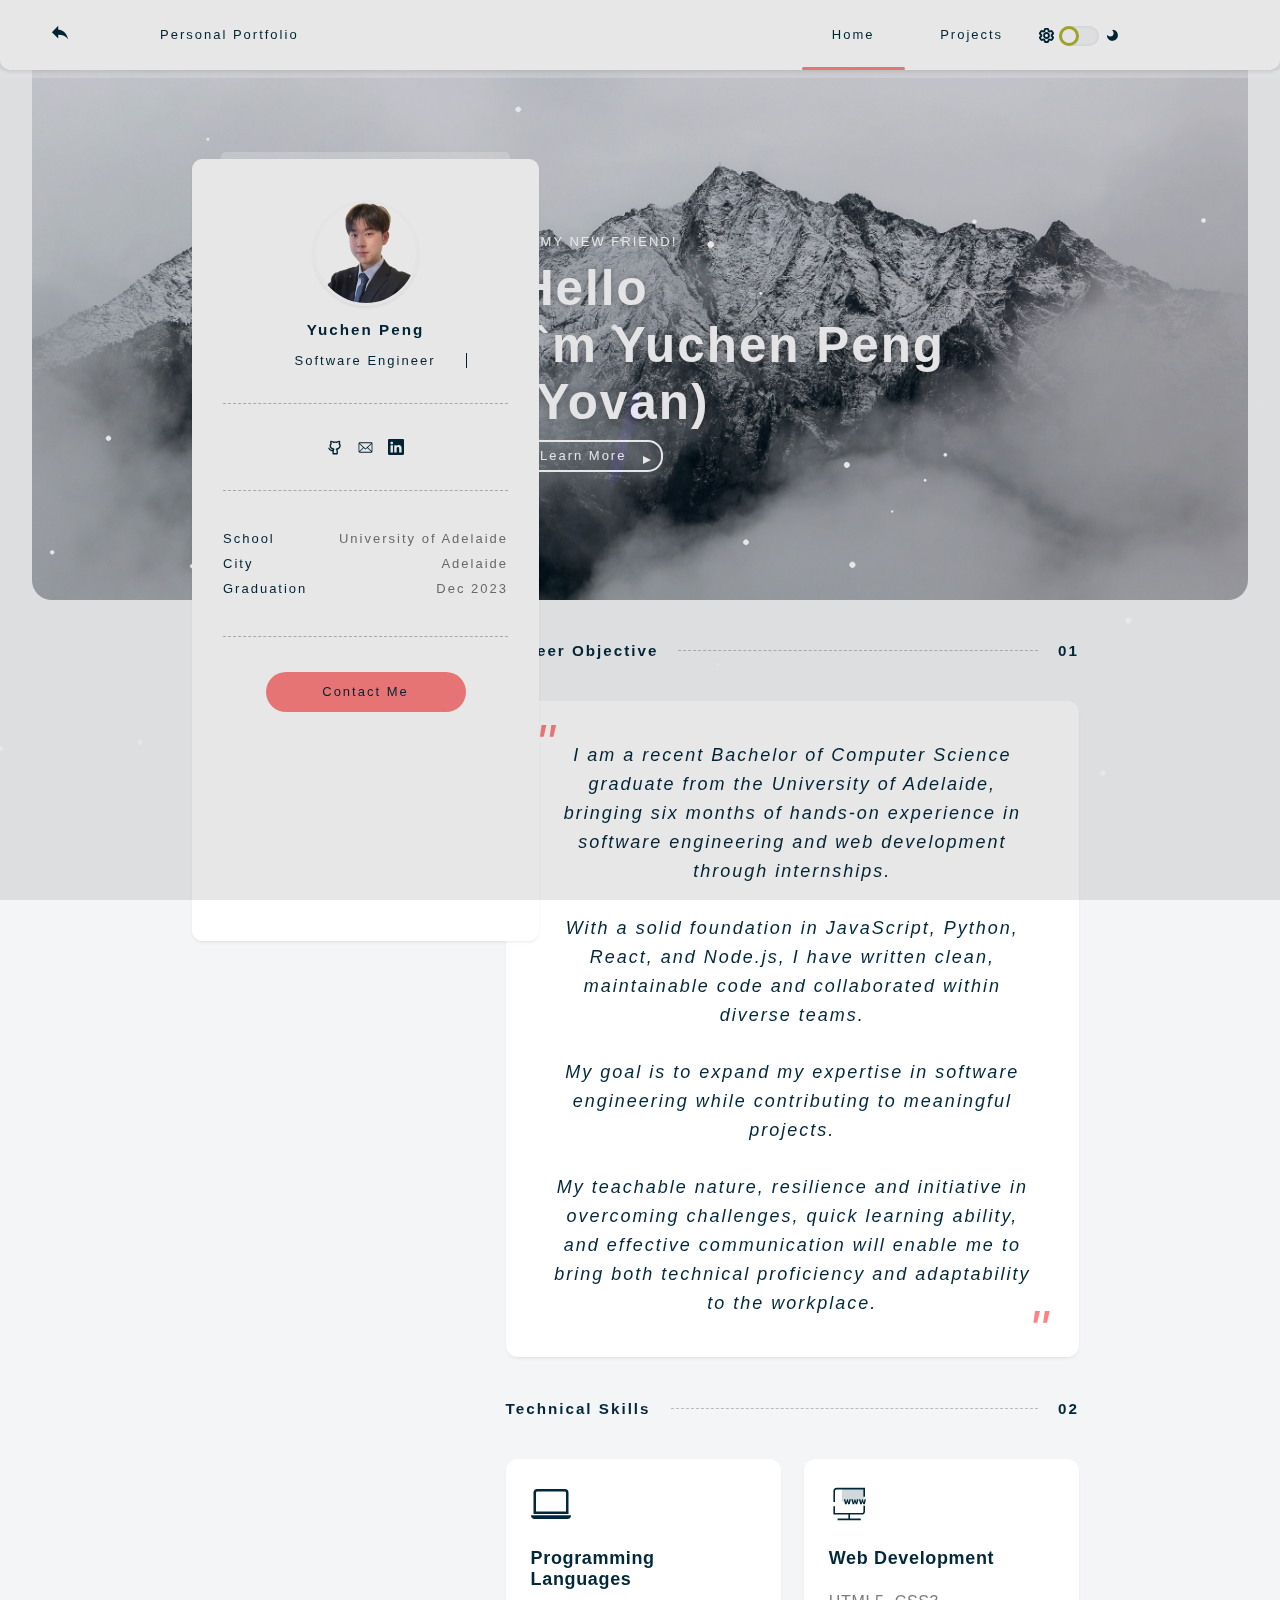
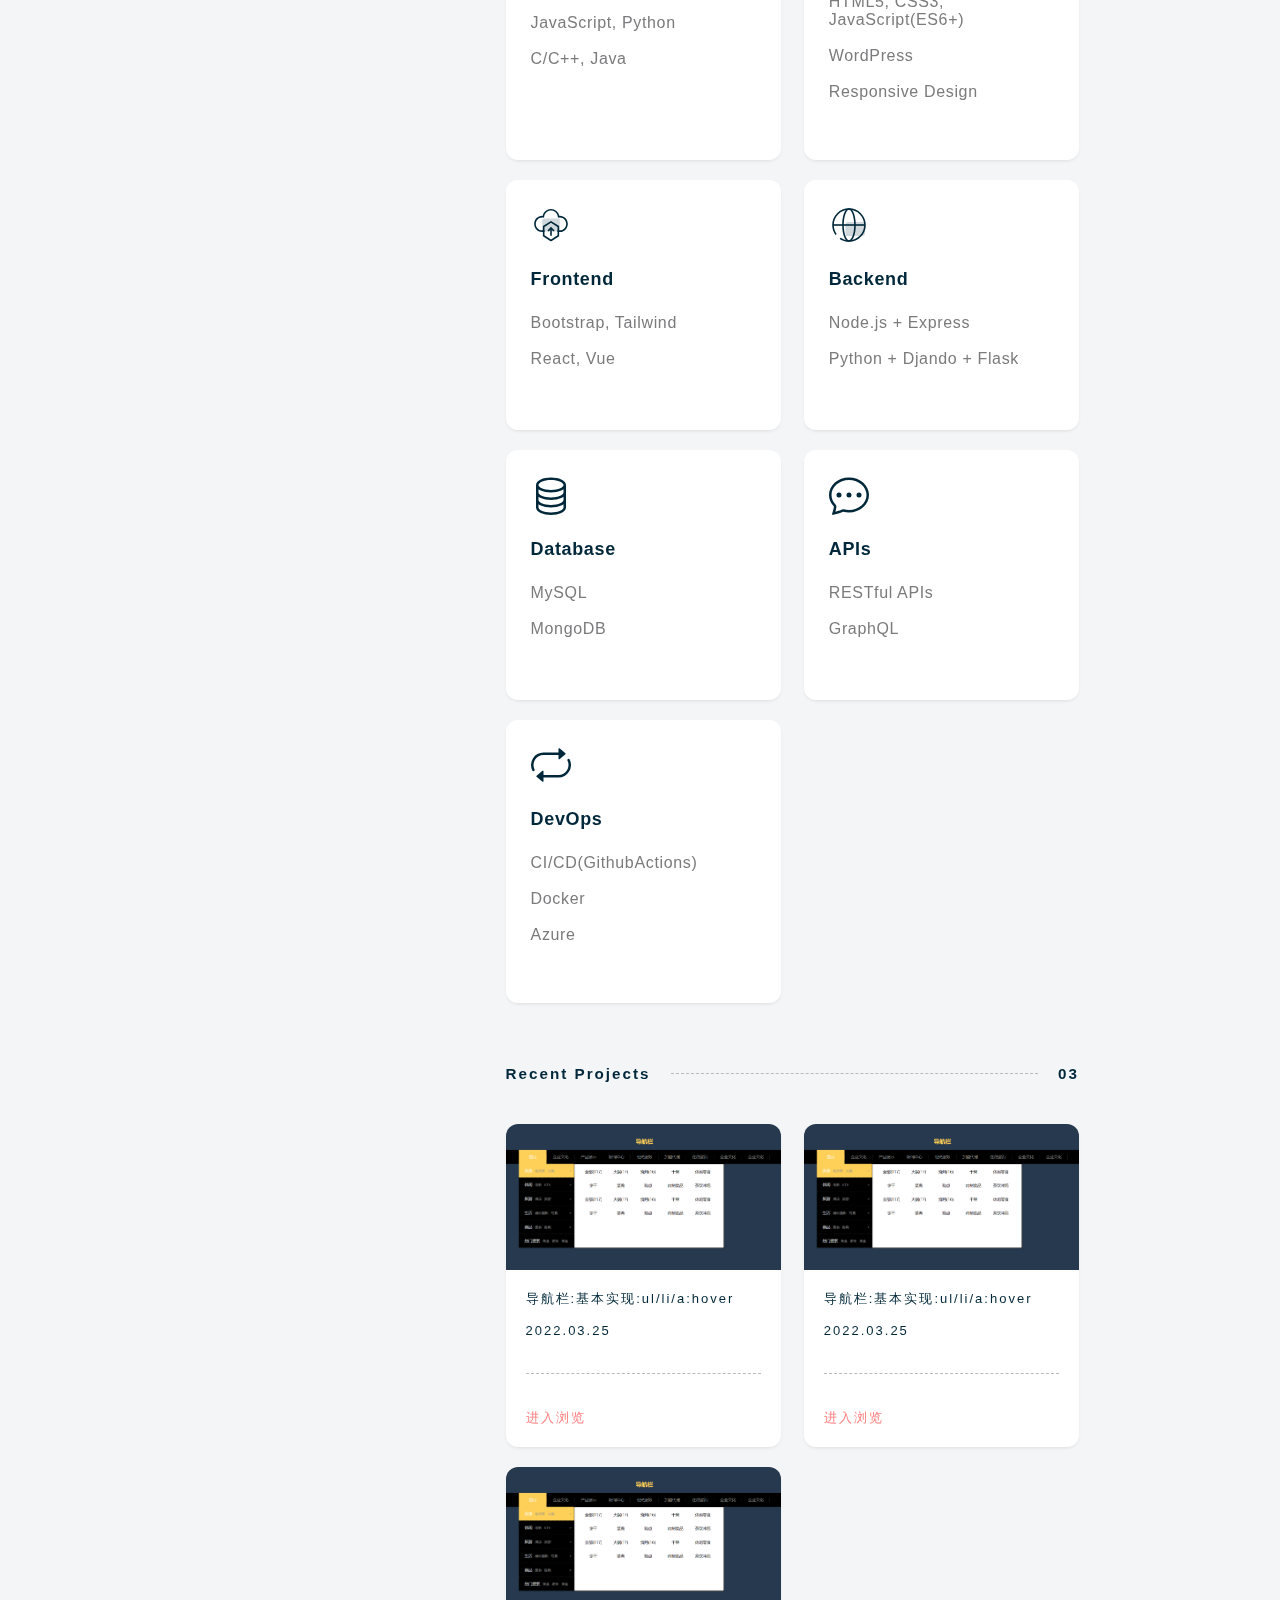
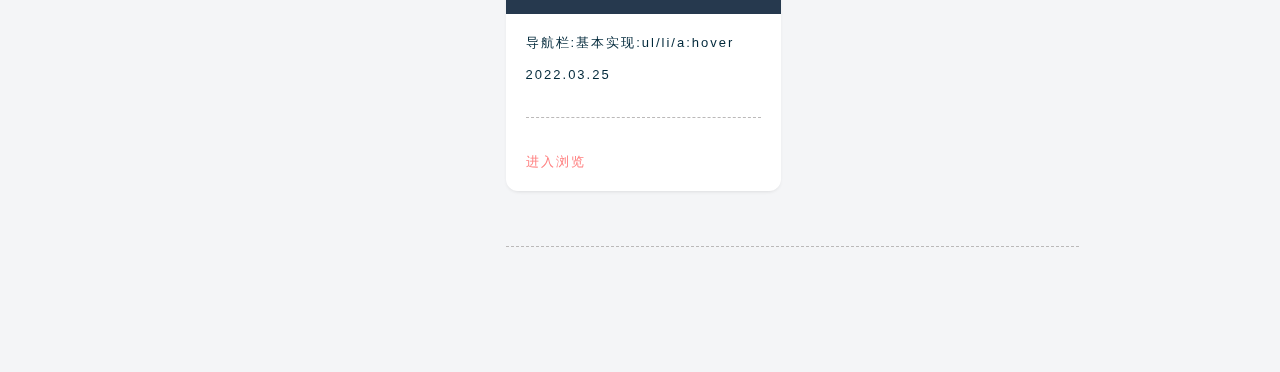
<file: github-pages-deploy-action-temp-deployment-folder/github-pages-deploy-action-temp-deployment-folder/index.html>
<!DOCTYPE html>
<html lang="en">

<head>
  <meta charset="UTF-8">
  <meta http-equiv="X-UA-Compatible" content="IE=edge">
  <!-- This tag is crucial for responsive web design. -->
  <meta name="viewport" content="width=device-width, initial-scale=1.0">
  <title>Yuchen Peng Portfolio</title>
  <link rel="stylesheet" href="./css/base.css">
  <link rel="stylesheet" href="./css/index1.css">
  <script src="./js/jq.js"></script>
</head>

<body>

  <canvas class="canvas-wrap" id="triangle-lost-in-space" resize="true"></canvas>

  <!-- loadding -->
  <div class="lodding-wrap">
    <div class="loadding-div"></div>
  </div>
  <!-- 遮罩层 -->
  <div class="zhezhao" id="zhezhao">
    <span class="close"><svg t="1649229755294" class="icon" viewBox="0 0 1024 1024" version="1.1"
        xmlns="http://www.w3.org/2000/svg" p-id="4692" width="32" height="32">
        <path
          d="M512 0C229.187368 0 0 229.187368 0 512 0 794.812632 229.187368 1024 512 1024 794.812632 1024 1024 794.812632 1024 512 1024 229.187368 794.812632 0 512 0ZM512 970.105263C259.368421 970.105263 53.894737 764.631579 53.894737 512 53.894737 259.368421 259.368421 53.894737 512 53.894737 764.631579 53.894737 970.105263 259.368421 970.105263 512 970.105263 764.631579 764.631579 970.105263 512 970.105263ZM550.130526 512 719.629474 342.366316C730.273684 331.856842 730.273684 314.88 719.629474 304.370526 709.12 293.726316 692.143158 293.726316 681.633684 304.370526L512 473.869474 342.366316 304.370526C331.856842 293.726316 314.88 293.726316 304.370526 304.370526 293.726316 314.88 293.726316 331.856842 304.370526 342.366316L473.869474 512 304.370526 681.633684C293.726316 692.143158 293.726316 709.12 304.370526 719.629474 309.625263 724.884211 316.496842 727.578947 323.368421 727.578947 330.24 727.578947 337.111579 724.884211 342.366316 719.629474L512 550.130526 681.633684 719.629474C686.888421 724.884211 693.76 727.578947 700.631579 727.578947 707.503158 727.578947 714.374737 724.884211 719.629474 719.629474 730.273684 709.12 730.273684 692.143158 719.629474 681.633684L550.130526 512Z"
          p-id="4693"></path>
      </svg></span>
    <div id="videoResume">
      <video id="videoResumeC" controls="" name="media">
        <source src="http://123.56.144.92/hualang/WhyDon'tWe.mp4" type="video/mp4">
      </video>
    </div>
  </div>

  <!-- 主要页面 -->
  <div class="box">

    <!-- 顶部栏 -->
    <div class="header borderafter">
      <!-- 返回按钮 -->
      <a style="position: absolute;left:50px;" href="javascript:history.back()">
        <svg t="1649246285004" class="icon" viewBox="0 0 1024 1024" version="1.1" xmlns="http://www.w3.org/2000/svg"
          p-id="3737" width="20" height="20">
          <path
            d="M98 468.9l322.8-322.8v184.4C743.6 376.7 881.9 607.3 928 837.8 812.7 676.4 651.3 602.6 420.8 602.6v189.1L98 468.9z"
            p-id="3738" fill="#254665"></path>
        </svg>
      </a>


      <div class="col">
        <span>Personal Portfolio</span>
        <!-- 右边操作栏 -->

        <div class="header-right">
          <!-- 按钮 -->
          <div class="min_menu-wrap" id="minmenu">
            <span class="min_menu"></span>
          </div>
          <!-- 列表 -->
          <div class="menu_list">
            <!-- 栏目 -->
            <ul class="header-nav">
              <li class="active"><a href="./index.html">Home</a></li>
              <li><a href="./home.html">Projects</a></li>
              <!-- <li><a href="./resume.html">Experience</a></li>
              <li><a href="./contact.html">Contact</a></li>
              <li><a href="./blog.html">Blog</a></li>
              <li><a href="./live.html">Other</a></li> -->
            </ul>
            <!-- 开关灯 -->
            <span class="kaig-bottm">
              <svg t="1649159647627" class="icon" viewBox="0 0 1024 1024" version="1.1"
                xmlns="http://www.w3.org/2000/svg" p-id="2250" width="15" height="15">
                <path
                  d="M1008.535135 710.670332l-70.446388 116.386904a112.099975 112.099975 0 0 1-140.572857 43.829042l-69.422645-17.083729c-5.502624 3.1992-11.133217 6.3984-16.763809 9.341665l-18.299425 62.896276C687.335435 981.514621 639.4754 1023.744064 582.657604 1023.744064H441.764828c-56.817796 0-104.677831-42.293427-110.308423-97.703574l-18.299425-62.896276a422.166458 422.166458 0 0 1-16.827793-9.341665l-69.614597 17.083729a112.163959 112.163959 0 0 1-140.508873-43.893026L15.631361 710.542364a107.493127 107.493127 0 0 1 32.43989-144.731817L96.251206 518.910272a410.649338 410.649338 0 0 1 0-14.204448l-48.179955-46.836291a107.365159 107.365159 0 0 1-32.375906-144.731817l70.190452-116.450888a112.099975 112.099975 0 0 1 140.572857-43.893026l69.550612 17.083729c5.566608-3.1992 11.133217-6.3984 16.827794-9.341665l18.299425-62.896276C336.831061 42.229443 384.691096 0 441.508892 0H582.529636c56.817796 0 104.677831 42.293427 110.372407 97.63959l18.235441 62.704324c5.75856 3.007248 11.325169 6.142464 16.827793 9.341665l69.678581-17.083729a112.163959 112.163959 0 0 1 140.508873 43.893026l70.446388 116.514872a107.493127 107.493127 0 0 1-32.375906 144.731817l-48.179955 46.772307a414.616346 414.616346 0 0 1 0 14.204448l48.243939 46.836291c47.092227 31.928018 62.192452 94.952262 32.247938 145.115721z m-213.066733-142.23644l3.391152-31.032242a246.210447 246.210447 0 0 0 0-51.699076l-3.263184-30.904274 93.992502-91.305173-53.554612-88.553862-131.615096 32.311922-23.546113-16.059985a294.134466 294.134466 0 0 0-48.627844-26.809297l-27.513121-11.901025L568.453156 127.968008H455.649356L419.370426 252.736816l-27.705074 11.965009c-16.635841 7.166208-32.951762 16.187953-48.499875 26.745313l-23.610097 15.996001-131.487128-32.247938-53.36266 88.489878 94.056486 91.433141-3.263184 30.968258a247.874031 247.874031 0 0 0 0 51.699076l3.1992 30.904274-93.928518 91.369157 53.554612 88.489878 131.551112-32.311922 23.610097 16.059985c15.292177 10.429393 31.544114 19.451137 48.563859 26.809297l27.577106 11.965009L455.905292 895.776056h112.611848l36.342914-124.768808 27.64109-11.965009c16.699825-7.166208 32.951762-16.187953 48.563859-26.745313l23.546113-15.996001 131.423144 32.247938 53.68258-88.745814-94.184454-91.369157zM512.147232 615.846038c57.329668 0 103.846038-46.516371 103.974006-103.974006 0-57.329668-46.644339-103.974006-103.974006-103.974007S408.173225 454.542364 408.173225 511.872032 454.817564 615.846038 512.147232 615.846038z m0 127.968008c-127.968008 0-231.942014-103.910022-231.942015-231.942014 0-127.968008 103.910022-231.942014 231.942015-231.942015 127.968008 0 231.942014 103.910022 231.942014 232.133967A232.133967 232.133967 0 0 1 512.147232 743.814046z"
                  p-id="2251"></path>
              </svg>
              <!-- 开关按钮 -->
              <span class="my-radio active" id="myRadio">
                <i></i>
              </span>
              <svg t="1649159678284" class="icon" viewBox="0 0 1024 1024" version="1.1"
                xmlns="http://www.w3.org/2000/svg" p-id="3376" width="15" height="15">
                <path
                  d="M505.4 878.6c-196.7 0-358-150.9-374.9-343.1 1-18.6 16.1-33.4 34.9-33.4 10.8 0 20.5 4.8 26.9 12.4 0.2 0.3 0.5 0.1 0.5-0.7 41.6 44.2 100.5 71.9 166.1 71.9 127.1 0 230.1-103 230.1-230.1 0-66.1-28-125.1-72.6-166.8 0.1-0.1 0.5-0.1 0.3-0.3-7-6.5-11.4-15.7-11.4-26.1 0-19 14.9-34.1 33.7-35.3 192.1 17.1 342.9 178.3 342.9 375 0 208-168.5 376.5-376.5 376.5z"
                  p-id="3377"></path>
              </svg>
            </span>
          </div>
        </div>
      </div>
    </div>

    <!-- 顶部导航 -->
    <div class="navigation">
      <div class="nav-titleBox co zz">
        <!-- 占位符 -->
        <div class="co-left"></div>

        <!-- 标题 -->
        <div class="co-right ">
          <span class="titleBox-tag">HI MY NEW FRIEND!</span>
          <h1>
            Hello<br>
            I`m Yuchen Peng (Yovan)
          </h1>
          <a class="buttom navbtn" href="#next-one">Learn More</a>
        </div>
      </div>
    </div>




    <!-- 主要内容 -->
    <div class="container content zz">

      <!-- 占位符 -->
      <div class="co-left">
        <!-- 简历吸盘 -->
        <div class="me-card carbox borderbefore" id="mycard">
          <div class="mecar-title">
            <div class="me-image">
              <!-- <span class="status">
                <i>Open to New Roles</i>
              </span> -->
              <img src="./img/ProfessionalPhoto.jpg" alt="">
            </div>
            <h3>Yuchen Peng</h3>
            <p class="me-hover">
              <span>Software Engineer</span>
            </p>
          </div>
          <div class="borderbotm"></div>
          <div class="lianxi-list">
            <a title="github:wttAndroid" href="https://gitee.com/wttAndroid">
              <svg t="1649145950732" class="icon" viewBox="0 0 1024 1024" version="1.1"
                xmlns="http://www.w3.org/2000/svg" p-id="16367" width="15" height="15">
                <path
                  d="M695.765333 981.333333h-276.053333c-26.794667 0-47.317333-21.077333-47.317333-48.64V739.84c0-29.184 6.314667-56.746667 17.365333-81.066667-129.365333-48.64-214.528-150.784-214.528-264.277333 0-53.504 17.365333-103.765333 50.474667-147.498667-12.629333-42.154667-15.786667-95.658667-12.629334-157.269333C216.234667 62.122667 236.8 42.666667 261.973333 42.666667c14.208 0 134.101333 1.621333 203.52 64.853333a504.448 504.448 0 0 1 184.533334 0C717.866667 44.288 837.717333 42.666667 853.504 42.666667c25.216 0 45.738667 19.456 47.317333 45.397333 4.693333 61.610667 0 115.114667-12.629333 157.269333C921.301333 290.688 938.666667 340.906667 938.666667 392.832c0 113.493333-85.162667 215.637333-214.528 264.277333a207.786667 207.786667 0 0 1 17.365333 81.066667v192.896c1.578667 27.562667-20.48 50.261333-45.738667 50.261333z m-228.693333-97.28h181.333333V739.84c0-27.562667-12.586667-53.504-33.109333-71.338667-14.165333-11.349333-20.48-30.805333-15.786667-50.261333 4.778667-17.834667 18.944-32.426667 36.309334-35.669333 123.050667-24.32 208.213333-102.144 208.213333-189.696 0-47.018667-25.258667-82.688-45.738667-105.386667-14.208-14.549333-17.365333-35.626667-7.893333-55.082667 6.314667-12.970667 15.786667-40.533333 15.786667-89.173333-39.466667 6.485333-85.205333 19.456-102.528 45.397333-11.093333 16.213333-31.573333 24.32-50.474667 19.456a393.045333 393.045333 0 0 0-194.005333 0c-18.944 4.864-37.888-3.242667-50.474667-19.456-17.365333-25.941333-63.146667-38.912-102.528-45.397333 1.578667 48.64 9.429333 76.202667 15.786667 89.173333 7.850667 17.834667 4.693333 40.533333-7.936 55.082667-20.48 22.698667-45.738667 58.368-45.738667 105.386667 0 87.552 85.205333 163.754667 208.213333 189.696 17.365333 3.242667 31.573333 17.834667 36.266667 35.669333 4.736 17.834667-1.578667 37.290667-15.786667 50.261333a95.104 95.104 0 0 0-33.109333 71.296v144.298667h3.157333z"
                  fill="#172B4D" p-id="16368"></path>
                <path
                  d="M403.968 788.394667c-212.949333 0-309.162667-194.56-313.898667-202.666667-11.050667-24.32-1.578667-53.461333 20.48-64.810667 23.68-11.349333 52.053333-1.621333 63.146667 21.077334 3.114667 6.485333 80.426667 157.269333 241.28 149.162666 26.837333-1.621333 48.896 19.456 48.896 46.976 1.578667 27.562667-18.901333 50.261333-45.738667 50.261334h-14.165333z"
                  fill="#172B4D" p-id="16369"></path>
              </svg>
            </a>
            <a title="email:1457321681@qq.com" href="Mailto:1457321681@qq.com?Subject=邮箱标题&amp;Body=邮箱内容！">
              <svg t="1649145973361" class="icon" viewBox="0 0 1024 1024" version="1.1"
                xmlns="http://www.w3.org/2000/svg" p-id="17271" width="15" height="15">
                <path
                  d="M983.899806 785.385782V224.886223h0.180631l-0.180631-4.696419c-0.180632-5.238314-0.722526-10.476627-1.806315-15.714941-2.890104-25.469042-21.675781-44.977245-45.519139-47.686717H122.287529c-11.741048 0-23.482096 1.625684-34.861881 5.238314-30.346093 10.295996-50.757453 40.100194-50.576821 74.058917v534.849885c-0.361263 21.314518 5.780208 42.087141 17.701887 59.789028l0.361263 0.722526 5.418946 3.973893c18.243782 21.856412 44.977245 34.319986 73.517022 34.500618H904.421944c37.751984 0 70.265655-27.094726 79.477862-66.291763l0.180631-0.541894c0.361263-5.96084 0.361263-11.741048-0.180631-17.701888zM390.16405 547.494091l55.453872 49.854295 43.893456 40.100194c5.418945 5.96084 13.005468 9.57347 21.133886 9.57347 7.947786 0 15.534309-3.431999 21.133886-9.57347l101.153642-91.941436 272.753572 263.721997H126.622685L390.16405 547.494091z m120.119951 30.346092L111.449638 216.03528H115.604163c214.409596-0.903158 703.559711-2.890104 793.875463-0.361263l-399.195625 362.166166z m165.458458-69.72376l251.619686-227.956959v474.518963L675.742459 508.116423z m-328.568707 0.180631L93.205856 760.278003V278.895043l253.967896 229.402011z"
                  p-id="17272"></path>
              </svg>
            </a>
            <a title="LinkedIn">
              <svg xmlns="http://www.w3.org/2000/svg" width="16" height="16" fill="currentColor" class="bi bi-linkedin"
                viewBox="0 0 16 16">
                <path
                  d="M0 1.146C0 .513.526 0 1.175 0h13.65C15.474 0 16 .513 16 1.146v13.708c0 .633-.526 1.146-1.175 1.146H1.175C.526 16 0 15.487 0 14.854zm4.943 12.248V6.169H2.542v7.225zm-1.2-8.212c.837 0 1.358-.554 1.358-1.248-.015-.709-.52-1.248-1.342-1.248S2.4 3.226 2.4 3.934c0 .694.521 1.248 1.327 1.248zm4.908 8.212V9.359c0-.216.016-.432.08-.586.173-.431.568-.878 1.232-.878.869 0 1.216.662 1.216 1.634v3.865h2.401V9.25c0-2.22-1.184-3.252-2.764-3.252-1.274 0-1.845.7-2.165 1.193v.025h-.016l.016-.025V6.169h-2.4c.03.678 0 7.225 0 7.225z" />
              </svg>
            </a>
          </div>
          <div class="borderbotm"></div>
          <div class="mecar-bottm">
            <div>
              <span class="mecarbottm-key">School</span>
              <span class="mecarbottm-value">University of Adelaide</span>
            </div>
            <div>
              <span class="mecarbottm-key">City</span>
              <span class="mecarbottm-value">Adelaide</span>
            </div>
            <div>
              <span class="mecarbottm-key">Graduation</span>
              <span class="mecarbottm-value">Dec 2023</span>
            </div>

          </div>
          <div class="borderbotm"></div>
          <div class="buttom-box ">
            <a class="button" href="Mailto:1457321681@qq.com?Subject=邮箱标题&amp;Body=邮箱内容！">Contact Me</a>
          </div>
        </div>
      </div>
      <!-- 右边 -->
      <div class="co-right" style="margin-top: 90px;" id="next-one">
        <!-- 完成项目 -->
        <!-- <div class="content-li li1">
          <div class="li1-box borderbefore">
            <span>15</span><span class="tag">+</span>
            <div class="borderbotm"></div>
            <p>完成的个人项目</p>
          </div>
          <div class="li1-box borderbefore">
            <span>3</span><span class="tag">+</span>
            <div class="borderbotm"></div>
            <p>参与的团队项目</p>
          </div>
          <div class="li1-box borderbefore">
            <span>5</span><span class="tag">+</span>
            <div class="borderbotm"></div>
            <p>获奖情况</p>
          </div>
        </div> -->
        <!-- 我的故事 -->
        <div class="content-li li2">
          <h3>
            <span>Career Objective</span>
            <div class="borderbotm"></div>
            <span>01</span>
          </h3>
          <div class="carbox li2-box">
            <blockquote style="font-size: 18px; line-height: 1.6; text-align: center;">
              I am a recent Bachelor of Computer Science graduate from the University of Adelaide, bringing six months
              of hands-on experience in software engineering and web development through internships.<br /><br />
              With a solid foundation in JavaScript, Python, React, and Node.js, I have written clean, maintainable code
              and collaborated within diverse teams.<br /><br />
              My goal is to expand my expertise in software engineering while contributing to meaningful
              projects.<br /><br />
              My teachable nature, resilience and initiative in overcoming challenges, quick learning ability, and
              effective communication will enable me to bring both technical proficiency and adaptability to the
              workplace.
            </blockquote>
          </div>
        </div>
        <!-- 视频简历 -->
        <!-- <div class="content-li li3">
          <h3>
            <span>视频简历</span>
            <div class="borderbotm"></div>
            <span>02</span>
          </h3>
          <div class="carbox li3-box">
            <div class="play-buttom" id="playbuttom">

              <span><svg t="1649146869552" class="icon" viewBox="0 0 1024 1024" version="1.1"
                  xmlns="http://www.w3.org/2000/svg" p-id="20204" width="50" height="50">
                  <path d="M657.92 535.04l-256-160v320z" p-id="20205" data-spm-anchor-id="a313x.7781069.0.i27"
                    class="selected" fill="#ffffff"></path>
                </svg></span>
            </div>
          </div>
        </div> -->
        <!-- 我的能力 -->
        <div class="content-li li4">
          <h3>
            <span>Technical Skills</span>
            <div class="borderbotm"></div>
            <span>02</span>
          </h3>
          <div class="li4-box">
            <!-- <div class="carbox">
              <svg t="1649230330671" class="icon" viewBox="0 0 1024 1024" version="1.1"
                xmlns="http://www.w3.org/2000/svg" p-id="1638" width="40" height="40">
                <path
                  d="M488.96 506.88h40.96v307.2h-40.96zM803.84 737.28h-97.28c-45.056 0-81.92-36.864-81.92-81.92V502.272h40.96V655.36c0 22.528 18.432 40.96 40.96 40.96h97.28v40.96zM312.32 737.28H215.04v-40.96h97.28c22.528 0 40.96-18.432 40.96-40.96V502.272h40.96V655.36c0 45.056-36.864 81.92-81.92 81.92z"
                  fill="#254665" p-id="1639"></path>
                <path
                  d="M509.44 942.08c-46.592 0-84.48-37.888-84.48-84.48S462.848 773.12 509.44 773.12s84.48 37.888 84.48 84.48-37.888 84.48-84.48 84.48z m0-128c-24.064 0-43.52 19.456-43.52 43.52s19.456 43.52 43.52 43.52 43.52-19.456 43.52-43.52-19.456-43.52-43.52-43.52zM171.52 798.72c-46.592 0-84.48-37.888-84.48-84.48S124.928 629.76 171.52 629.76 256 667.648 256 714.24 218.112 798.72 171.52 798.72z m0-128c-24.064 0-43.52 19.456-43.52 43.52s19.456 43.52 43.52 43.52 43.52-19.456 43.52-43.52-19.456-43.52-43.52-43.52zM847.36 798.72c-46.592 0-84.48-37.888-84.48-84.48s37.888-84.48 84.48-84.48 84.48 37.888 84.48 84.48-37.888 84.48-84.48 84.48z m0-128c-24.064 0-43.52 19.456-43.52 43.52s19.456 43.52 43.52 43.52 43.52-19.456 43.52-43.52-19.456-43.52-43.52-43.52z"
                  fill="#254665" p-id="1640"></path>
                <path
                  d="M683.52 543.232H319.488c-90.112 0-163.328-73.216-163.328-163.328 0-90.112 73.216-163.328 163.328-163.328h7.68C344.064 138.752 413.696 81.92 495.616 81.92c69.632 0 132.608 42.496 159.232 105.472 9.728-1.536 19.456-2.56 29.184-2.56 98.816 0 179.2 80.384 179.2 179.2-0.512 98.816-80.896 179.2-179.712 179.2zM319.488 258.048c-67.584 0-122.368 54.784-122.368 122.368s54.784 122.368 122.368 122.368h364.544c76.288 0 138.24-61.952 138.24-138.24s-61.952-138.24-138.24-138.24c-12.288 0-24.576 1.536-36.864 5.12l-19.456 5.12-5.632-18.944C605.696 161.792 553.472 122.88 495.616 122.88c-68.096 0-124.416 51.2-131.584 118.784l-2.048 22.016-21.504-3.584c-7.168-1.536-14.336-2.048-20.992-2.048z"
                  fill="#254665" p-id="1641"></path>
                <path
                  d="M655.36 640H307.2V424.96c0-33.792 27.648-61.44 61.44-61.44h348.16v215.04c0 33.792-27.648 61.44-61.44 61.44z"
                  fill="#254665" opacity=".18" p-id="1642"></path>
              </svg>
              <h4>UI设计</h4>
              <p>
                UI排版<br>
                响应式页面<br>
                静态页面、动画效果<br>
              </p>
              <a>ORDER NOW</a>
            </div> -->

            <!-- Skill1 - Coding  -->
            <div class="carbox">
              <svg xmlns="http://www.w3.org/2000/svg" class="icon" width="40" height="40" fill="currentColor"
                class="bi bi-laptop" viewBox="0 0 16 16">
                <path
                  d="M13.5 3a.5.5 0 0 1 .5.5V11H2V3.5a.5.5 0 0 1 .5-.5zm-11-1A1.5 1.5 0 0 0 1 3.5V12h14V3.5A1.5 1.5 0 0 0 13.5 2zM0 12.5h16a1.5 1.5 0 0 1-1.5 1.5h-13A1.5 1.5 0 0 1 0 12.5" />
              </svg>
              <h4 style="font-size: 18px;">Programming Languages</h4>
              <p style="font-size: 16px;">
                JavaScript, Python<br /><br />
                C/C++, Java<br /><br />
                <!-- TypeScript, PHP<br /><br /> -->
              </p>
            </div>

            <!-- Skill2 - Web Development  -->
            <div class="carbox">
              <svg t="1649230368898" class="icon" viewBox="0 0 1024 1024" version="1.1"
                xmlns="http://www.w3.org/2000/svg" p-id="1847" width="40" height="40">
                <path
                  d="M153.6 460.8h-40.96V179.2c0-45.056 34.816-81.92 78.336-81.92H921.6v230.4h-40.96V138.24H190.976c-20.48 0-37.376 18.432-37.376 40.96v281.6zM843.776 783.36H112.64v-216.064h40.96V742.4h690.176c20.48 0 37.376-18.432 37.376-40.96v-141.824h40.96V701.44c-0.512 45.056-35.328 81.92-78.336 81.92zM220.16 885.76h593.92v40.96H220.16z"
                  fill="#333333" p-id="1848"></path>
                <path
                  d="M418.304 388.096l17.408 83.968 27.648-83.968H481.28l24.576 82.432 16.384-82.432h36.864l-27.648 130.048h-39.424L470.528 455.68 450.56 518.144h-39.424l-29.696-130.048h36.864zM611.328 388.096l17.408 83.968 27.648-83.968h17.92l24.576 82.432 16.384-82.432h36.864l-27.648 130.048h-39.424L663.552 455.68l-19.968 62.464H604.16l-29.696-130.048h36.864zM804.352 388.096l17.408 83.968 27.648-83.968h17.92l24.576 82.432 16.384-82.432h36.864l-27.648 130.048h-39.424L856.576 455.68l-19.968 62.464h-39.424l-29.696-130.048h36.864z"
                  fill="#EB4446" p-id="1849"></path>
                <path
                  d="M839.168 445.44h-512V179.2c0-33.792 27.648-61.44 61.44-61.44h512v266.24c0 33.792-27.648 61.44-61.44 61.44z"
                  fill="#333333" opacity=".18" p-id="1850"></path>
                <path d="M496.64 762.88h40.96v143.36h-40.96z" fill="#333333" p-id="1851"></path>
              </svg>
              <h4 style="font-size: 18px;">Web Development</h4>
              <p style="font-size: 16px;">
                HTML5, CSS3, JavaScript(ES6+)<br /><br />
                WordPress<br /><br />
                Responsive Design<br /><br />
              </p>
            </div>
            <!-- Skill3 - Frontend  -->
            <div class="carbox">
              <svg t="1649230380175" class="icon" viewBox="0 0 1024 1024" version="1.1"
                xmlns="http://www.w3.org/2000/svg" p-id="2002" width="40" height="40">
                <path
                  d="M738.304 689.664h-59.392v-40.96h59.392c89.6 0 162.816-74.24 162.816-164.864 0-91.136-73.216-164.864-162.816-164.864-9.216 0-18.944 1.024-28.16 2.56l-21.504 3.584-2.048-22.016C677.376 211.968 602.112 143.36 512 143.36c-90.624 0-165.888 68.608-175.104 159.744l-2.048 22.016-21.504-3.584c-9.216-1.536-18.432-2.56-28.16-2.56-89.6 0-162.816 74.24-162.816 164.864 0 91.136 73.216 164.864 162.816 164.864h59.904v40.96H285.184c-112.128 0-203.776-92.672-203.776-205.824s91.136-205.824 203.776-205.824c4.608 0 9.728 0 14.336 0.512C319.488 176.64 407.04 102.4 511.488 102.4c104.96 0 192.512 74.24 212.48 175.616 4.608-0.512 9.216-0.512 14.336-0.512 112.128 0 203.776 92.672 203.776 205.824s-91.136 206.336-203.776 206.336z"
                  fill="#333333" p-id="2003"></path>
                <path d="M574.464 679.936L512 617.984l-62.464 61.952-28.672-28.672 91.136-91.648 91.136 91.648z"
                  fill="#EB4446" p-id="2004"></path>
                <path d="M491.52 614.4h40.96v171.52h-40.96z" fill="#EB4446" p-id="2005"></path>
                <path
                  d="M512 928.768c-3.584 0-7.68-1.024-10.752-3.072l-187.392-119.296c-6.144-3.584-9.728-10.24-9.728-17.408v-239.104c0-7.168 3.584-13.312 9.728-17.408l187.392-119.296c6.656-4.096 15.36-4.096 22.016 0l187.392 119.296c6.144 3.584 9.728 10.24 9.728 17.408V788.48c0 7.168-3.584 13.312-9.728 17.408l-187.392 119.296c-3.584 2.56-7.68 3.584-11.264 3.584z m-166.912-151.552l166.912 106.496 166.912-106.496v-216.576L512 454.656l-166.912 106.496v216.064z m354.304 11.264z"
                  fill="#333333" p-id="2006"></path>
                <path
                  d="M675.84 675.84H286.72V409.6c0-33.792 27.648-61.44 61.44-61.44h389.12v266.24c0 33.792-27.648 61.44-61.44 61.44z"
                  fill="#333333" opacity=".18" p-id="2007"></path>
              </svg>
              <h4 style="font-size: 18px;">Frontend</h4>
              <p style="font-size: 16px;">
                Bootstrap, Tailwind<br /><br />
                React, Vue<br /><br />
              </p>
            </div>
            <!-- Skill4 - Backend  -->
            <div class="carbox">
              <svg t="1649230391217" class="icon" viewBox="0 0 1024 1024" version="1.1"
                xmlns="http://www.w3.org/2000/svg" p-id="2160" width="40" height="40">
                <path
                  d="M512 942.08c-99.328 0-174.08-184.832-174.08-430.08s74.752-430.08 174.08-430.08 174.08 184.832 174.08 430.08-74.752 430.08-174.08 430.08z m0-819.2c-62.976 0-133.12 159.744-133.12 389.12s70.144 389.12 133.12 389.12 133.12-159.744 133.12-389.12-70.144-389.12-133.12-389.12z"
                  fill="#333333" p-id="2161"></path>
                <path d="M102.4 491.52h814.592v40.96H102.4z" fill="#EB4446" p-id="2162"></path>
                <path
                  d="M512 942.08c-85.504 0-167.936-25.088-239.104-72.192l22.528-33.792C359.936 878.592 434.688 901.12 512 901.12c214.528 0 389.12-174.592 389.12-389.12s-174.592-389.12-389.12-389.12-389.12 174.592-389.12 389.12c0 82.944 25.6 161.792 74.24 228.864l-33.28 24.064C110.08 691.2 81.92 603.648 81.92 512c0-237.056 193.024-430.08 430.08-430.08s430.08 193.024 430.08 430.08-193.024 430.08-430.08 430.08z"
                  fill="#333333" p-id="2163"></path>
                <path
                  d="M860.16 793.6H419.84V496.64c0-33.792 27.648-61.44 61.44-61.44h440.32v296.96c0 33.792-27.648 61.44-61.44 61.44z"
                  fill="#333333" opacity=".18" p-id="2164"></path>
              </svg>
              <h4 style="font-size: 18px;">Backend</h4>
              <p style="font-size: 16px;">
                Node.js + Express<br /><br />
                Python + Djando + Flask<br /><br />
              </p>
            </div>
            <!-- Skill5 - Database  -->
            <div class="carbox">
              <svg xmlns="http://www.w3.org/2000/svg" width="40" height="40" class="icon" viewBox="0 0 16 16">
                <path
                  d="M4.318 2.687C5.234 2.271 6.536 2 8 2s2.766.27 3.682.687C12.644 3.125 13 3.627 13 4c0 .374-.356.875-1.318 1.313C10.766 5.729 9.464 6 8 6s-2.766-.27-3.682-.687C3.356 4.875 3 4.373 3 4c0-.374.356-.875 1.318-1.313M13 5.698V7c0 .374-.356.875-1.318 1.313C10.766 8.729 9.464 9 8 9s-2.766-.27-3.682-.687C3.356 7.875 3 7.373 3 7V5.698c.271.202.58.378.904.525C4.978 6.711 6.427 7 8 7s3.022-.289 4.096-.777A5 5 0 0 0 13 5.698M14 4c0-1.007-.875-1.755-1.904-2.223C11.022 1.289 9.573 1 8 1s-3.022.289-4.096.777C2.875 2.245 2 2.993 2 4v9c0 1.007.875 1.755 1.904 2.223C4.978 15.71 6.427 16 8 16s3.022-.289 4.096-.777C13.125 14.755 14 14.007 14 13zm-1 4.698V10c0 .374-.356.875-1.318 1.313C10.766 11.729 9.464 12 8 12s-2.766-.27-3.682-.687C3.356 10.875 3 10.373 3 10V8.698c.271.202.58.378.904.525C4.978 9.71 6.427 10 8 10s3.022-.289 4.096-.777A5 5 0 0 0 13 8.698m0 3V13c0 .374-.356.875-1.318 1.313C10.766 14.729 9.464 15 8 15s-2.766-.27-3.682-.687C3.356 13.875 3 13.373 3 13v-1.302c.271.202.58.378.904.525C4.978 12.71 6.427 13 8 13s3.022-.289 4.096-.777c.324-.147.633-.323.904-.525" />
              </svg>
              <h4 style="font-size: 18px;">Database</h4>
              <p style="font-size: 16px;">
                MySQL<br /><br />
                MongoDB<br /><br />
              </p>
            </div>
            <!-- Skill6 - API  -->
            <div class="carbox">
              <svg xmlns="http://www.w3.org/2000/svg" width="40" height="40" fill="currentColor" class="icon"
                viewBox="0 0 16 16">
                <path
                  d="M5 8a1 1 0 1 1-2 0 1 1 0 0 1 2 0m4 0a1 1 0 1 1-2 0 1 1 0 0 1 2 0m3 1a1 1 0 1 0 0-2 1 1 0 0 0 0 2" />
                <path
                  d="m2.165 15.803.02-.004c1.83-.363 2.948-.842 3.468-1.105A9 9 0 0 0 8 15c4.418 0 8-3.134 8-7s-3.582-7-8-7-8 3.134-8 7c0 1.76.743 3.37 1.97 4.6a10.4 10.4 0 0 1-.524 2.318l-.003.011a11 11 0 0 1-.244.637c-.079.186.074.394.273.362a22 22 0 0 0 .693-.125m.8-3.108a1 1 0 0 0-.287-.801C1.618 10.83 1 9.468 1 8c0-3.192 3.004-6 7-6s7 2.808 7 6-3.004 6-7 6a8 8 0 0 1-2.088-.272 1 1 0 0 0-.711.074c-.387.196-1.24.57-2.634.893a11 11 0 0 0 .398-2" />
              </svg>
              <h4 style="font-size: 18px;">APIs</h4>
              <p style="font-size: 16px;">
                RESTful APIs<br /><br />
                GraphQL<br /><br />
              </p>
            </div>
            <!-- Skill7 - DevOps  -->
            <div class="carbox">
              <svg xmlns="http://www.w3.org/2000/svg" width="40" height="40" fill="currentColor" class="icon"
                viewBox="0 0 16 16">
                <path
                  d="M11 5.466V4H5a4 4 0 0 0-3.584 5.777.5.5 0 1 1-.896.446A5 5 0 0 1 5 3h6V1.534a.25.25 0 0 1 .41-.192l2.36 1.966c.12.1.12.284 0 .384l-2.36 1.966a.25.25 0 0 1-.41-.192m3.81.086a.5.5 0 0 1 .67.225A5 5 0 0 1 11 13H5v1.466a.25.25 0 0 1-.41.192l-2.36-1.966a.25.25 0 0 1 0-.384l2.36-1.966a.25.25 0 0 1 .41.192V12h6a4 4 0 0 0 3.585-5.777.5.5 0 0 1 .225-.67Z" />
              </svg>
              <h4 style="font-size: 18px;">DevOps</h4>
              <p style="font-size: 16px;">
                CI/CD(GithubActions)<br /><br />
                Docker<br /><br />
                Azure<br /><br />
              </p>
            </div>
          </div>
        </div>

        <!-- 我的期望薪资 (新加) -->
        <!-- <div class="content-li li7">
          <h3>
            <span>期望薪资</span>
            <div class="borderbotm"></div>
            <span>04</span>
          </h3>
          <div class="li7-box">
            <div class="carbox li7boxitem active">
              <div>
                <h3>兼职</h3>
                <div class="item-price">
                  <sub>￥</sub>
                  20
                  <sub>h</sub>
                </div>
              </div>
              <div class="borderbotm"></div>
              <p>HTML+CSS+JS案例.</p>
              <p>静态/动态网站.</p>
              <p>uniapp小程序.</p>
              <p class="throughline">毕业论文.</p>
              <button class="buttonsty">聘用</button>
            </div>
            <div class="carbox li7boxitem">
              <div>
                <h3>全职</h3>
                <div class="item-price">
                  <sub>￥</sub>
                  5000
                  <sub>M</sub>
                </div>
              </div>
              <div class="borderbotm"></div>
              <p>web网站.</p>
              <p>vue、uniapp.</p>
              <p>nodejs+koa+mysql</p>
              <p class="throughline">毕业论文.</p>
              <button class="buttonsty">聘用</button>
            </div>
          </div>
        </div> -->

        <!-- 我的专业教室 -->
        <!-- <div class="content-li li5">
          <h3>
            <span>我的专业教师</span>
            <div class="borderbotm"></div>
            <span>05</span>
          </h3>
          <div class="li5-box">
            <div class="left buttonsty" id="leftimg">
              <span>
                <svg t="1649148549783" class="icon" viewBox="0 0 1024 1024" version="1.1"
                  xmlns="http://www.w3.org/2000/svg" p-id="22757" width="25" height="25">
                  <path
                    d="M325.399273 235.124364L600.157091 488.727273 325.399273 742.353455a34.909091 34.909091 0 1 0 47.36 51.316363l302.545454-279.272727a34.909091 34.909091 0 0 0 0-51.316364l-302.545454-279.272727a34.909091 34.909091 0 1 0-47.36 51.316364"
                    fill="#ffffff" p-id="22758" data-spm-anchor-id="a313x.7781069.0.i41" class="selected"></path>
                </svg>
              </span>
            </div>
            <div class="right buttonsty" id="rightimg">
              <span>
                <svg t="1649148517782" class="icon" viewBox="0 0 1024 1024" version="1.1"
                  xmlns="http://www.w3.org/2000/svg" p-id="21306" width="25" height="25">
                  <path
                    d="M675.328 765.626182L400.570182 512l274.757818-253.626182a34.909091 34.909091 0 1 0-47.36-51.316363l-302.545455 279.272727a34.909091 34.909091 0 0 0 0 51.316363l302.545455 279.272728a34.909091 34.909091 0 1 0 47.36-51.316364"
                    fill="#ffffff" p-id="21307" data-spm-anchor-id="a313x.7781069.0.i34" class="selected"></path>
                </svg>


              </span>
            </div>

            <div class="li5box-ul" id="li5boxul">
              <div class="li5box-car carbox">
                <img src="./img/toux.jpg" alt="">
                <h3>张老师</h3>
                <span>Android</span>
                <p>
                  我业精于勤而荒于嬉，行成于思而毁于随。
                </p>
              </div>
              <div class="li5box-car carbox">
                <img src="./img/toux.jpg" alt="">
                <h3>史老师</h3>
                <span>web前端开发</span>
                <p>
                  青，取之于蓝而青于蓝;
                  冰，水为之而寒于水。
                </p>
              </div>
              <div class="li5box-car carbox">
                <img src="./img/toux.jpg" alt="">
                <h3>杜老师</h3>
                <span>javaweb</span>
                <p>
                  有志者事竟成。
                </p>
              </div>
            </div>
          </div>

        </div> -->

        <!-- 最近完成 -->
        <div class="content-li li6">
          <h3>
            <span>Recent Projects</span>
            <div class="borderbotm"></div>
            <span>03</span>
          </h3>
          <div class="li6-box">
            <div class="carbox">
              <a class="imgbox" href="http://123.56.144.92/nav/index.html">
                <img src=" ./img/project/daohanglan.png" alt="">
              </a>
              <div class="li6car-title">
                导航栏:基本实现:ul/li/a:hover
                <br><br>2022.03.25
                <div class="borderbotm"></div>
                <a href="http://123.56.144.92/nav/index.html">进入浏览</a>
              </div>
            </div>
            <div class="carbox">
              <a class="imgbox" href="http://123.56.144.92/nav/index.html">
                <img src=" ./img/project/daohanglan.png" alt="">
              </a>
              <div class="li6car-title">
                导航栏:基本实现:ul/li/a:hover
                <br><br>2022.03.25
                <div class="borderbotm"></div>
                <a href="http://123.56.144.92/nav/index.html">进入浏览</a>
              </div>
            </div>
            <div class="carbox">
              <a class="imgbox" href="http://123.56.144.92/nav/index.html">
                <img src=" ./img/project/daohanglan.png" alt="">
              </a>
              <div class="li6car-title">
                导航栏:基本实现:ul/li/a:hover
                <br><br>2022.03.25
                <div class="borderbotm"></div>
                <a href="http://123.56.144.92/nav/index.html">进入浏览</a>
              </div>
            </div>
            <!-- <div class=" carbox">
              <a class="imgbox" href="http://123.56.144.92/hualang/index.html">
                <img src="./img/project/hualang.png" alt="">
              </a>
              <div class="li6car-title">
                画廊海报：基本实现:iframe/a/marquee
                <br><br>2022.03.18
                <div class="borderbotm"></div>
                <a href="http://123.56.144.92/hualang/index.html">进入浏览</a>
              </div>
            </div>
            <div class="carbox">
              <a class="imgbox" href="http://123.56.144.92/jianli/index.html">
                <img src="./img/project/jianli.png" alt="">
              </a>
              <div class="li6car-title">
                个人简历:animation+粒子
                <br><br>2022.03.10
                <div class="borderbotm"></div>
                <a href="http://123.56.144.92/jianli/index.html">进入浏览</a>
              </div>
            </div> -->
          </div>
        </div>

        <div class="borderbotm"></div>
        <!-- 底部 -->
        <!-- <div class="carbox copybottom">
          © 2024 Yuchen Peng.
        </div> -->
      </div>
      <div class="left">
      </div>

    </div>

</body>
<script type="text/javascript" src="./js/paper-full.min.js"></script>
<script type="text/javascript" src="./js/canvas.js"></script>
<script src="./js/base.js"></script>
<script src="./js/index1.js"></script>


</html>
</file>
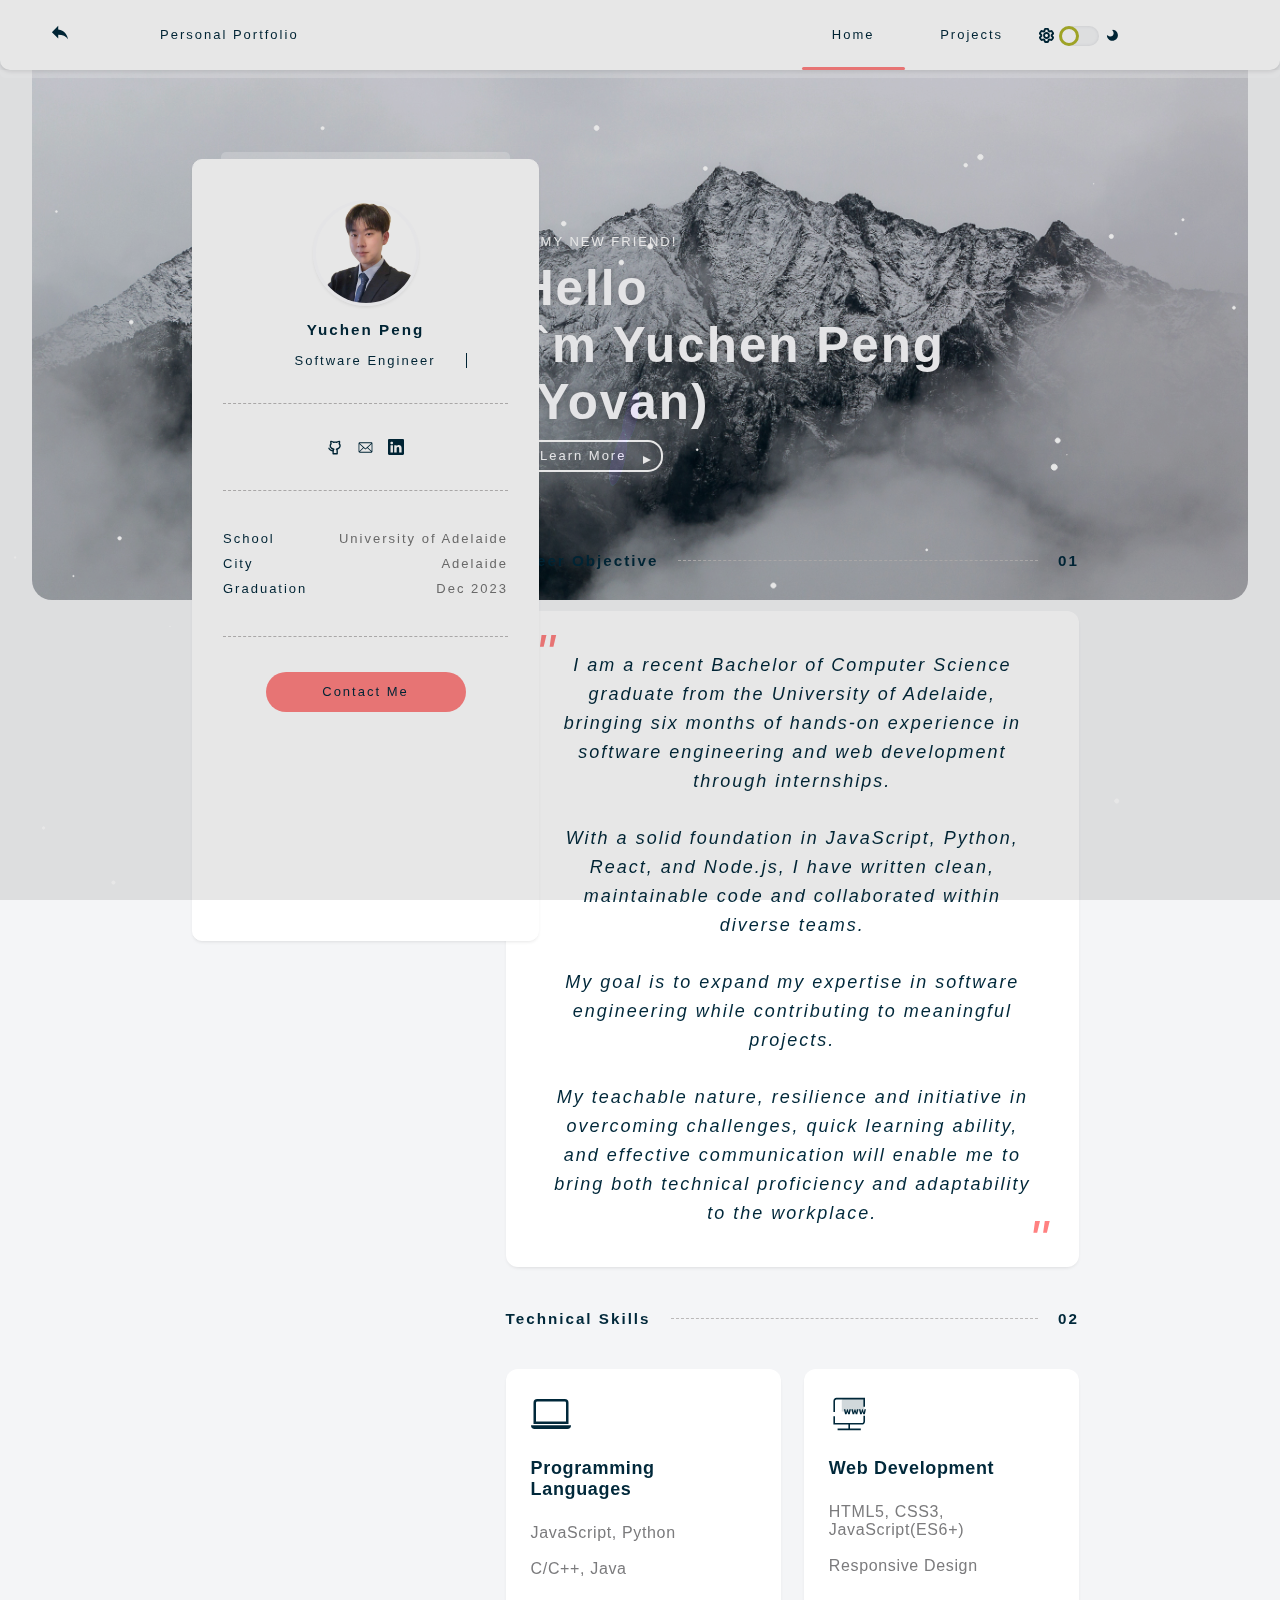
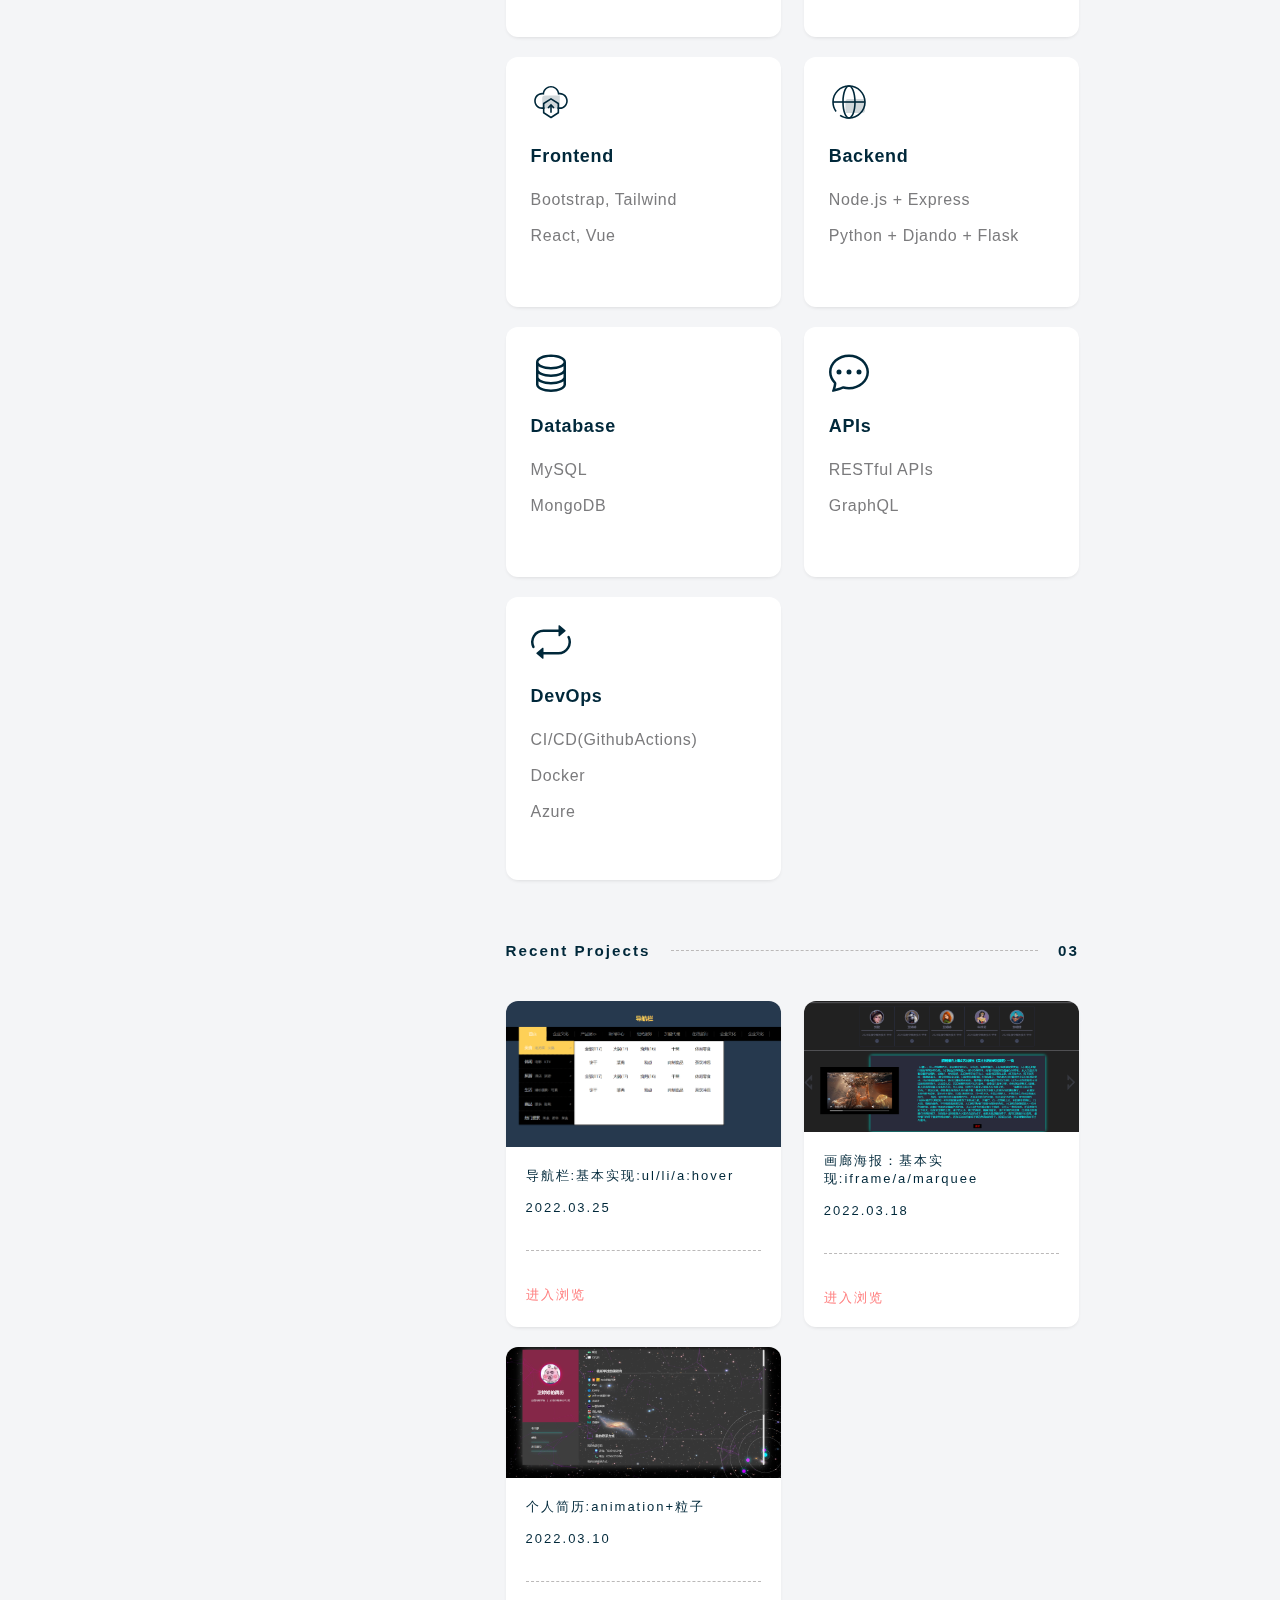
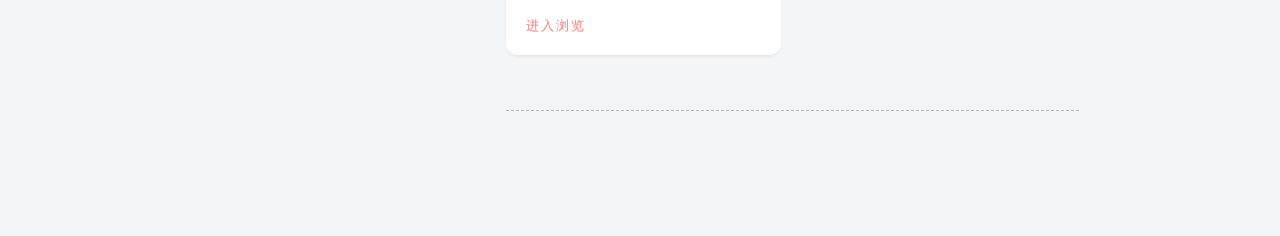
<file: github-pages-deploy-action-temp-deployment-folder/github-pages-deploy-action-temp-deployment-folder/github-pages-deploy-action-temp-deployment-folder/github-pages-deploy-action-temp-deployment-folder/index.html>
<!DOCTYPE html>
<html lang="en">

<head>
  <meta charset="UTF-8">
  <meta http-equiv="X-UA-Compatible" content="IE=edge">
  <!-- This tag is crucial for responsive web design. -->
  <meta name="viewport" content="width=device-width, initial-scale=1.0">
  <title>Yuchen Peng Portfolio</title>
  <link rel="stylesheet" href="./css/base.css">
  <link rel="stylesheet" href="./css/index1.css">
  <script src="./js/jq.js"></script>
</head>

<body>

  <canvas class="canvas-wrap" id="triangle-lost-in-space" resize="true"></canvas>

  <!-- loadding -->
  <div class="lodding-wrap">
    <div class="loadding-div"></div>
  </div>
  <!-- 遮罩层 -->
  <div class="zhezhao" id="zhezhao">
    <span class="close"><svg t="1649229755294" class="icon" viewBox="0 0 1024 1024" version="1.1"
        xmlns="http://www.w3.org/2000/svg" p-id="4692" width="32" height="32">
        <path
          d="M512 0C229.187368 0 0 229.187368 0 512 0 794.812632 229.187368 1024 512 1024 794.812632 1024 1024 794.812632 1024 512 1024 229.187368 794.812632 0 512 0ZM512 970.105263C259.368421 970.105263 53.894737 764.631579 53.894737 512 53.894737 259.368421 259.368421 53.894737 512 53.894737 764.631579 53.894737 970.105263 259.368421 970.105263 512 970.105263 764.631579 764.631579 970.105263 512 970.105263ZM550.130526 512 719.629474 342.366316C730.273684 331.856842 730.273684 314.88 719.629474 304.370526 709.12 293.726316 692.143158 293.726316 681.633684 304.370526L512 473.869474 342.366316 304.370526C331.856842 293.726316 314.88 293.726316 304.370526 304.370526 293.726316 314.88 293.726316 331.856842 304.370526 342.366316L473.869474 512 304.370526 681.633684C293.726316 692.143158 293.726316 709.12 304.370526 719.629474 309.625263 724.884211 316.496842 727.578947 323.368421 727.578947 330.24 727.578947 337.111579 724.884211 342.366316 719.629474L512 550.130526 681.633684 719.629474C686.888421 724.884211 693.76 727.578947 700.631579 727.578947 707.503158 727.578947 714.374737 724.884211 719.629474 719.629474 730.273684 709.12 730.273684 692.143158 719.629474 681.633684L550.130526 512Z"
          p-id="4693"></path>
      </svg></span>
    <div id="videoResume">
      <video id="videoResumeC" controls="" name="media">
        <source src="http://123.56.144.92/hualang/WhyDon'tWe.mp4" type="video/mp4">
      </video>
    </div>
  </div>

  <!-- 主要页面 -->
  <div class="box">

    <!-- 顶部栏 -->
    <div class="header borderafter">
      <!-- 返回按钮 -->
      <a style="position: absolute;left:50px;" href="javascript:history.back()">
        <svg t="1649246285004" class="icon" viewBox="0 0 1024 1024" version="1.1" xmlns="http://www.w3.org/2000/svg"
          p-id="3737" width="20" height="20">
          <path
            d="M98 468.9l322.8-322.8v184.4C743.6 376.7 881.9 607.3 928 837.8 812.7 676.4 651.3 602.6 420.8 602.6v189.1L98 468.9z"
            p-id="3738" fill="#254665"></path>
        </svg>
      </a>


      <div class="col">
        <span>Personal Portfolio</span>
        <!-- 右边操作栏 -->

        <div class="header-right">
          <!-- 按钮 -->
          <div class="min_menu-wrap" id="minmenu">
            <span class="min_menu"></span>
          </div>
          <!-- 列表 -->
          <div class="menu_list">
            <!-- 栏目 -->
            <ul class="header-nav">
              <li class="active"><a href="./index.html">Home</a></li>
              <li><a href="./home.html">Projects</a></li>
              <!-- <li><a href="./resume.html">Experience</a></li>
              <li><a href="./contact.html">Contact</a></li>
              <li><a href="./blog.html">Blog</a></li>
              <li><a href="./live.html">Other</a></li> -->
            </ul>
            <!-- 开关灯 -->
            <span class="kaig-bottm">
              <svg t="1649159647627" class="icon" viewBox="0 0 1024 1024" version="1.1"
                xmlns="http://www.w3.org/2000/svg" p-id="2250" width="15" height="15">
                <path
                  d="M1008.535135 710.670332l-70.446388 116.386904a112.099975 112.099975 0 0 1-140.572857 43.829042l-69.422645-17.083729c-5.502624 3.1992-11.133217 6.3984-16.763809 9.341665l-18.299425 62.896276C687.335435 981.514621 639.4754 1023.744064 582.657604 1023.744064H441.764828c-56.817796 0-104.677831-42.293427-110.308423-97.703574l-18.299425-62.896276a422.166458 422.166458 0 0 1-16.827793-9.341665l-69.614597 17.083729a112.163959 112.163959 0 0 1-140.508873-43.893026L15.631361 710.542364a107.493127 107.493127 0 0 1 32.43989-144.731817L96.251206 518.910272a410.649338 410.649338 0 0 1 0-14.204448l-48.179955-46.836291a107.365159 107.365159 0 0 1-32.375906-144.731817l70.190452-116.450888a112.099975 112.099975 0 0 1 140.572857-43.893026l69.550612 17.083729c5.566608-3.1992 11.133217-6.3984 16.827794-9.341665l18.299425-62.896276C336.831061 42.229443 384.691096 0 441.508892 0H582.529636c56.817796 0 104.677831 42.293427 110.372407 97.63959l18.235441 62.704324c5.75856 3.007248 11.325169 6.142464 16.827793 9.341665l69.678581-17.083729a112.163959 112.163959 0 0 1 140.508873 43.893026l70.446388 116.514872a107.493127 107.493127 0 0 1-32.375906 144.731817l-48.179955 46.772307a414.616346 414.616346 0 0 1 0 14.204448l48.243939 46.836291c47.092227 31.928018 62.192452 94.952262 32.247938 145.115721z m-213.066733-142.23644l3.391152-31.032242a246.210447 246.210447 0 0 0 0-51.699076l-3.263184-30.904274 93.992502-91.305173-53.554612-88.553862-131.615096 32.311922-23.546113-16.059985a294.134466 294.134466 0 0 0-48.627844-26.809297l-27.513121-11.901025L568.453156 127.968008H455.649356L419.370426 252.736816l-27.705074 11.965009c-16.635841 7.166208-32.951762 16.187953-48.499875 26.745313l-23.610097 15.996001-131.487128-32.247938-53.36266 88.489878 94.056486 91.433141-3.263184 30.968258a247.874031 247.874031 0 0 0 0 51.699076l3.1992 30.904274-93.928518 91.369157 53.554612 88.489878 131.551112-32.311922 23.610097 16.059985c15.292177 10.429393 31.544114 19.451137 48.563859 26.809297l27.577106 11.965009L455.905292 895.776056h112.611848l36.342914-124.768808 27.64109-11.965009c16.699825-7.166208 32.951762-16.187953 48.563859-26.745313l23.546113-15.996001 131.423144 32.247938 53.68258-88.745814-94.184454-91.369157zM512.147232 615.846038c57.329668 0 103.846038-46.516371 103.974006-103.974006 0-57.329668-46.644339-103.974006-103.974006-103.974007S408.173225 454.542364 408.173225 511.872032 454.817564 615.846038 512.147232 615.846038z m0 127.968008c-127.968008 0-231.942014-103.910022-231.942015-231.942014 0-127.968008 103.910022-231.942014 231.942015-231.942015 127.968008 0 231.942014 103.910022 231.942014 232.133967A232.133967 232.133967 0 0 1 512.147232 743.814046z"
                  p-id="2251"></path>
              </svg>
              <!-- 开关按钮 -->
              <span class="my-radio active" id="myRadio">
                <i></i>
              </span>
              <svg t="1649159678284" class="icon" viewBox="0 0 1024 1024" version="1.1"
                xmlns="http://www.w3.org/2000/svg" p-id="3376" width="15" height="15">
                <path
                  d="M505.4 878.6c-196.7 0-358-150.9-374.9-343.1 1-18.6 16.1-33.4 34.9-33.4 10.8 0 20.5 4.8 26.9 12.4 0.2 0.3 0.5 0.1 0.5-0.7 41.6 44.2 100.5 71.9 166.1 71.9 127.1 0 230.1-103 230.1-230.1 0-66.1-28-125.1-72.6-166.8 0.1-0.1 0.5-0.1 0.3-0.3-7-6.5-11.4-15.7-11.4-26.1 0-19 14.9-34.1 33.7-35.3 192.1 17.1 342.9 178.3 342.9 375 0 208-168.5 376.5-376.5 376.5z"
                  p-id="3377"></path>
              </svg>
            </span>
          </div>
        </div>
      </div>
    </div>

    <!-- 顶部导航 -->
    <div class="navigation">
      <div class="nav-titleBox co zz">
        <!-- 占位符 -->
        <div class="co-left"></div>

        <!-- 标题 -->
        <div class="co-right ">
          <span class="titleBox-tag">HI MY NEW FRIEND!</span>
          <h1>
            Hello<br>
            I`m Yuchen Peng (Yovan)
          </h1>
          <a class="buttom navbtn" href="#next-one">Learn More</a>
        </div>
      </div>
    </div>




    <!-- 主要内容 -->
    <div class="container content zz">

      <!-- 占位符 -->
      <div class="co-left">
        <!-- 简历吸盘 -->
        <div class="me-card carbox borderbefore" id="mycard">
          <div class="mecar-title">
            <div class="me-image">
              <!-- <span class="status">
                <i>Open to New Roles</i>
              </span> -->
              <img src="./img/ProfessionalPhoto.jpg" alt="">
            </div>
            <h3>Yuchen Peng</h3>
            <p class="me-hover">
              <span>Software Engineer</span>
            </p>
          </div>
          <div class="borderbotm"></div>
          <div class="lianxi-list">
            <a title="github:wttAndroid" href="https://gitee.com/wttAndroid">
              <svg t="1649145950732" class="icon" viewBox="0 0 1024 1024" version="1.1"
                xmlns="http://www.w3.org/2000/svg" p-id="16367" width="15" height="15">
                <path
                  d="M695.765333 981.333333h-276.053333c-26.794667 0-47.317333-21.077333-47.317333-48.64V739.84c0-29.184 6.314667-56.746667 17.365333-81.066667-129.365333-48.64-214.528-150.784-214.528-264.277333 0-53.504 17.365333-103.765333 50.474667-147.498667-12.629333-42.154667-15.786667-95.658667-12.629334-157.269333C216.234667 62.122667 236.8 42.666667 261.973333 42.666667c14.208 0 134.101333 1.621333 203.52 64.853333a504.448 504.448 0 0 1 184.533334 0C717.866667 44.288 837.717333 42.666667 853.504 42.666667c25.216 0 45.738667 19.456 47.317333 45.397333 4.693333 61.610667 0 115.114667-12.629333 157.269333C921.301333 290.688 938.666667 340.906667 938.666667 392.832c0 113.493333-85.162667 215.637333-214.528 264.277333a207.786667 207.786667 0 0 1 17.365333 81.066667v192.896c1.578667 27.562667-20.48 50.261333-45.738667 50.261333z m-228.693333-97.28h181.333333V739.84c0-27.562667-12.586667-53.504-33.109333-71.338667-14.165333-11.349333-20.48-30.805333-15.786667-50.261333 4.778667-17.834667 18.944-32.426667 36.309334-35.669333 123.050667-24.32 208.213333-102.144 208.213333-189.696 0-47.018667-25.258667-82.688-45.738667-105.386667-14.208-14.549333-17.365333-35.626667-7.893333-55.082667 6.314667-12.970667 15.786667-40.533333 15.786667-89.173333-39.466667 6.485333-85.205333 19.456-102.528 45.397333-11.093333 16.213333-31.573333 24.32-50.474667 19.456a393.045333 393.045333 0 0 0-194.005333 0c-18.944 4.864-37.888-3.242667-50.474667-19.456-17.365333-25.941333-63.146667-38.912-102.528-45.397333 1.578667 48.64 9.429333 76.202667 15.786667 89.173333 7.850667 17.834667 4.693333 40.533333-7.936 55.082667-20.48 22.698667-45.738667 58.368-45.738667 105.386667 0 87.552 85.205333 163.754667 208.213333 189.696 17.365333 3.242667 31.573333 17.834667 36.266667 35.669333 4.736 17.834667-1.578667 37.290667-15.786667 50.261333a95.104 95.104 0 0 0-33.109333 71.296v144.298667h3.157333z"
                  fill="#172B4D" p-id="16368"></path>
                <path
                  d="M403.968 788.394667c-212.949333 0-309.162667-194.56-313.898667-202.666667-11.050667-24.32-1.578667-53.461333 20.48-64.810667 23.68-11.349333 52.053333-1.621333 63.146667 21.077334 3.114667 6.485333 80.426667 157.269333 241.28 149.162666 26.837333-1.621333 48.896 19.456 48.896 46.976 1.578667 27.562667-18.901333 50.261333-45.738667 50.261334h-14.165333z"
                  fill="#172B4D" p-id="16369"></path>
              </svg>
            </a>
            <a title="email:1457321681@qq.com" href="Mailto:1457321681@qq.com?Subject=邮箱标题&amp;Body=邮箱内容！">
              <svg t="1649145973361" class="icon" viewBox="0 0 1024 1024" version="1.1"
                xmlns="http://www.w3.org/2000/svg" p-id="17271" width="15" height="15">
                <path
                  d="M983.899806 785.385782V224.886223h0.180631l-0.180631-4.696419c-0.180632-5.238314-0.722526-10.476627-1.806315-15.714941-2.890104-25.469042-21.675781-44.977245-45.519139-47.686717H122.287529c-11.741048 0-23.482096 1.625684-34.861881 5.238314-30.346093 10.295996-50.757453 40.100194-50.576821 74.058917v534.849885c-0.361263 21.314518 5.780208 42.087141 17.701887 59.789028l0.361263 0.722526 5.418946 3.973893c18.243782 21.856412 44.977245 34.319986 73.517022 34.500618H904.421944c37.751984 0 70.265655-27.094726 79.477862-66.291763l0.180631-0.541894c0.361263-5.96084 0.361263-11.741048-0.180631-17.701888zM390.16405 547.494091l55.453872 49.854295 43.893456 40.100194c5.418945 5.96084 13.005468 9.57347 21.133886 9.57347 7.947786 0 15.534309-3.431999 21.133886-9.57347l101.153642-91.941436 272.753572 263.721997H126.622685L390.16405 547.494091z m120.119951 30.346092L111.449638 216.03528H115.604163c214.409596-0.903158 703.559711-2.890104 793.875463-0.361263l-399.195625 362.166166z m165.458458-69.72376l251.619686-227.956959v474.518963L675.742459 508.116423z m-328.568707 0.180631L93.205856 760.278003V278.895043l253.967896 229.402011z"
                  p-id="17272"></path>
              </svg>
            </a>
            <a title="LinkedIn">
              <svg xmlns="http://www.w3.org/2000/svg" width="16" height="16" fill="currentColor" class="bi bi-linkedin"
                viewBox="0 0 16 16">
                <path
                  d="M0 1.146C0 .513.526 0 1.175 0h13.65C15.474 0 16 .513 16 1.146v13.708c0 .633-.526 1.146-1.175 1.146H1.175C.526 16 0 15.487 0 14.854zm4.943 12.248V6.169H2.542v7.225zm-1.2-8.212c.837 0 1.358-.554 1.358-1.248-.015-.709-.52-1.248-1.342-1.248S2.4 3.226 2.4 3.934c0 .694.521 1.248 1.327 1.248zm4.908 8.212V9.359c0-.216.016-.432.08-.586.173-.431.568-.878 1.232-.878.869 0 1.216.662 1.216 1.634v3.865h2.401V9.25c0-2.22-1.184-3.252-2.764-3.252-1.274 0-1.845.7-2.165 1.193v.025h-.016l.016-.025V6.169h-2.4c.03.678 0 7.225 0 7.225z" />
              </svg>
            </a>
          </div>
          <div class="borderbotm"></div>
          <div class="mecar-bottm">
            <div>
              <span class="mecarbottm-key">School</span>
              <span class="mecarbottm-value">University of Adelaide</span>
            </div>
            <div>
              <span class="mecarbottm-key">City</span>
              <span class="mecarbottm-value">Adelaide</span>
            </div>
            <div>
              <span class="mecarbottm-key">Graduation</span>
              <span class="mecarbottm-value">Dec 2023</span>
            </div>

          </div>
          <div class="borderbotm"></div>
          <div class="buttom-box ">
            <a class="button" href="Mailto:1457321681@qq.com?Subject=邮箱标题&amp;Body=邮箱内容！">Contact Me</a>
          </div>
        </div>
      </div>
      <!-- 右边 -->
      <div class="co-right" id="next-one">
        <!-- 完成项目 -->
        <!-- <div class="content-li li1">
          <div class="li1-box borderbefore">
            <span>15</span><span class="tag">+</span>
            <div class="borderbotm"></div>
            <p>完成的个人项目</p>
          </div>
          <div class="li1-box borderbefore">
            <span>3</span><span class="tag">+</span>
            <div class="borderbotm"></div>
            <p>参与的团队项目</p>
          </div>
          <div class="li1-box borderbefore">
            <span>5</span><span class="tag">+</span>
            <div class="borderbotm"></div>
            <p>获奖情况</p>
          </div>
        </div> -->
        <!-- 我的故事 -->
        <div class="content-li li2">
          <h3>
            <span>Career Objective</span>
            <div class="borderbotm"></div>
            <span>01</span>
          </h3>
          <div class="carbox li2-box">
            <blockquote style="font-size: 18px; line-height: 1.6; text-align: center;">
              I am a recent Bachelor of Computer Science graduate from the University of Adelaide, bringing six months
              of hands-on experience in software engineering and web development through internships.<br /><br />
              With a solid foundation in JavaScript, Python, React, and Node.js, I have written clean, maintainable code
              and collaborated within diverse teams.<br /><br />
              My goal is to expand my expertise in software engineering while contributing to meaningful
              projects.<br /><br />
              My teachable nature, resilience and initiative in overcoming challenges, quick learning ability, and
              effective communication will enable me to bring both technical proficiency and adaptability to the
              workplace.
            </blockquote>
          </div>
        </div>
        <!-- 视频简历 -->
        <!-- <div class="content-li li3">
          <h3>
            <span>视频简历</span>
            <div class="borderbotm"></div>
            <span>02</span>
          </h3>
          <div class="carbox li3-box">
            <div class="play-buttom" id="playbuttom">

              <span><svg t="1649146869552" class="icon" viewBox="0 0 1024 1024" version="1.1"
                  xmlns="http://www.w3.org/2000/svg" p-id="20204" width="50" height="50">
                  <path d="M657.92 535.04l-256-160v320z" p-id="20205" data-spm-anchor-id="a313x.7781069.0.i27"
                    class="selected" fill="#ffffff"></path>
                </svg></span>
            </div>
          </div>
        </div> -->
        <!-- 我的能力 -->
        <div class="content-li li4">
          <h3>
            <span>Technical Skills</span>
            <div class="borderbotm"></div>
            <span>02</span>
          </h3>
          <div class="li4-box">
            <!-- <div class="carbox">
              <svg t="1649230330671" class="icon" viewBox="0 0 1024 1024" version="1.1"
                xmlns="http://www.w3.org/2000/svg" p-id="1638" width="40" height="40">
                <path
                  d="M488.96 506.88h40.96v307.2h-40.96zM803.84 737.28h-97.28c-45.056 0-81.92-36.864-81.92-81.92V502.272h40.96V655.36c0 22.528 18.432 40.96 40.96 40.96h97.28v40.96zM312.32 737.28H215.04v-40.96h97.28c22.528 0 40.96-18.432 40.96-40.96V502.272h40.96V655.36c0 45.056-36.864 81.92-81.92 81.92z"
                  fill="#254665" p-id="1639"></path>
                <path
                  d="M509.44 942.08c-46.592 0-84.48-37.888-84.48-84.48S462.848 773.12 509.44 773.12s84.48 37.888 84.48 84.48-37.888 84.48-84.48 84.48z m0-128c-24.064 0-43.52 19.456-43.52 43.52s19.456 43.52 43.52 43.52 43.52-19.456 43.52-43.52-19.456-43.52-43.52-43.52zM171.52 798.72c-46.592 0-84.48-37.888-84.48-84.48S124.928 629.76 171.52 629.76 256 667.648 256 714.24 218.112 798.72 171.52 798.72z m0-128c-24.064 0-43.52 19.456-43.52 43.52s19.456 43.52 43.52 43.52 43.52-19.456 43.52-43.52-19.456-43.52-43.52-43.52zM847.36 798.72c-46.592 0-84.48-37.888-84.48-84.48s37.888-84.48 84.48-84.48 84.48 37.888 84.48 84.48-37.888 84.48-84.48 84.48z m0-128c-24.064 0-43.52 19.456-43.52 43.52s19.456 43.52 43.52 43.52 43.52-19.456 43.52-43.52-19.456-43.52-43.52-43.52z"
                  fill="#254665" p-id="1640"></path>
                <path
                  d="M683.52 543.232H319.488c-90.112 0-163.328-73.216-163.328-163.328 0-90.112 73.216-163.328 163.328-163.328h7.68C344.064 138.752 413.696 81.92 495.616 81.92c69.632 0 132.608 42.496 159.232 105.472 9.728-1.536 19.456-2.56 29.184-2.56 98.816 0 179.2 80.384 179.2 179.2-0.512 98.816-80.896 179.2-179.712 179.2zM319.488 258.048c-67.584 0-122.368 54.784-122.368 122.368s54.784 122.368 122.368 122.368h364.544c76.288 0 138.24-61.952 138.24-138.24s-61.952-138.24-138.24-138.24c-12.288 0-24.576 1.536-36.864 5.12l-19.456 5.12-5.632-18.944C605.696 161.792 553.472 122.88 495.616 122.88c-68.096 0-124.416 51.2-131.584 118.784l-2.048 22.016-21.504-3.584c-7.168-1.536-14.336-2.048-20.992-2.048z"
                  fill="#254665" p-id="1641"></path>
                <path
                  d="M655.36 640H307.2V424.96c0-33.792 27.648-61.44 61.44-61.44h348.16v215.04c0 33.792-27.648 61.44-61.44 61.44z"
                  fill="#254665" opacity=".18" p-id="1642"></path>
              </svg>
              <h4>UI设计</h4>
              <p>
                UI排版<br>
                响应式页面<br>
                静态页面、动画效果<br>
              </p>
              <a>ORDER NOW</a>
            </div> -->

            <!-- Skill1 - Coding  -->
            <div class="carbox">
              <svg xmlns="http://www.w3.org/2000/svg" class="icon" width="40" height="40" fill="currentColor"
                class="bi bi-laptop" viewBox="0 0 16 16">
                <path
                  d="M13.5 3a.5.5 0 0 1 .5.5V11H2V3.5a.5.5 0 0 1 .5-.5zm-11-1A1.5 1.5 0 0 0 1 3.5V12h14V3.5A1.5 1.5 0 0 0 13.5 2zM0 12.5h16a1.5 1.5 0 0 1-1.5 1.5h-13A1.5 1.5 0 0 1 0 12.5" />
              </svg>
              <h4 style="font-size: 18px;">Programming Languages</h4>
              <p style="font-size: 16px;">
                JavaScript, Python<br /><br />
                C/C++, Java<br /><br />
                <!-- TypeScript, PHP<br /><br /> -->
              </p>
            </div>
            <!-- Skill2 - Web Development  -->
            <div class="carbox">
              <svg t="1649230368898" class="icon" viewBox="0 0 1024 1024" version="1.1"
                xmlns="http://www.w3.org/2000/svg" p-id="1847" width="40" height="40">
                <path
                  d="M153.6 460.8h-40.96V179.2c0-45.056 34.816-81.92 78.336-81.92H921.6v230.4h-40.96V138.24H190.976c-20.48 0-37.376 18.432-37.376 40.96v281.6zM843.776 783.36H112.64v-216.064h40.96V742.4h690.176c20.48 0 37.376-18.432 37.376-40.96v-141.824h40.96V701.44c-0.512 45.056-35.328 81.92-78.336 81.92zM220.16 885.76h593.92v40.96H220.16z"
                  fill="#333333" p-id="1848"></path>
                <path
                  d="M418.304 388.096l17.408 83.968 27.648-83.968H481.28l24.576 82.432 16.384-82.432h36.864l-27.648 130.048h-39.424L470.528 455.68 450.56 518.144h-39.424l-29.696-130.048h36.864zM611.328 388.096l17.408 83.968 27.648-83.968h17.92l24.576 82.432 16.384-82.432h36.864l-27.648 130.048h-39.424L663.552 455.68l-19.968 62.464H604.16l-29.696-130.048h36.864zM804.352 388.096l17.408 83.968 27.648-83.968h17.92l24.576 82.432 16.384-82.432h36.864l-27.648 130.048h-39.424L856.576 455.68l-19.968 62.464h-39.424l-29.696-130.048h36.864z"
                  fill="#EB4446" p-id="1849"></path>
                <path
                  d="M839.168 445.44h-512V179.2c0-33.792 27.648-61.44 61.44-61.44h512v266.24c0 33.792-27.648 61.44-61.44 61.44z"
                  fill="#333333" opacity=".18" p-id="1850"></path>
                <path d="M496.64 762.88h40.96v143.36h-40.96z" fill="#333333" p-id="1851"></path>
              </svg>
              <h4 style="font-size: 18px;">Web Development</h4>
              <p style="font-size: 16px;">
                HTML5, CSS3, JavaScript(ES6+)<br /><br />
                Responsive Design<br /><br />
              </p>
            </div>
            <!-- Skill3 - Frontend  -->
            <div class="carbox">
              <svg t="1649230380175" class="icon" viewBox="0 0 1024 1024" version="1.1"
                xmlns="http://www.w3.org/2000/svg" p-id="2002" width="40" height="40">
                <path
                  d="M738.304 689.664h-59.392v-40.96h59.392c89.6 0 162.816-74.24 162.816-164.864 0-91.136-73.216-164.864-162.816-164.864-9.216 0-18.944 1.024-28.16 2.56l-21.504 3.584-2.048-22.016C677.376 211.968 602.112 143.36 512 143.36c-90.624 0-165.888 68.608-175.104 159.744l-2.048 22.016-21.504-3.584c-9.216-1.536-18.432-2.56-28.16-2.56-89.6 0-162.816 74.24-162.816 164.864 0 91.136 73.216 164.864 162.816 164.864h59.904v40.96H285.184c-112.128 0-203.776-92.672-203.776-205.824s91.136-205.824 203.776-205.824c4.608 0 9.728 0 14.336 0.512C319.488 176.64 407.04 102.4 511.488 102.4c104.96 0 192.512 74.24 212.48 175.616 4.608-0.512 9.216-0.512 14.336-0.512 112.128 0 203.776 92.672 203.776 205.824s-91.136 206.336-203.776 206.336z"
                  fill="#333333" p-id="2003"></path>
                <path d="M574.464 679.936L512 617.984l-62.464 61.952-28.672-28.672 91.136-91.648 91.136 91.648z"
                  fill="#EB4446" p-id="2004"></path>
                <path d="M491.52 614.4h40.96v171.52h-40.96z" fill="#EB4446" p-id="2005"></path>
                <path
                  d="M512 928.768c-3.584 0-7.68-1.024-10.752-3.072l-187.392-119.296c-6.144-3.584-9.728-10.24-9.728-17.408v-239.104c0-7.168 3.584-13.312 9.728-17.408l187.392-119.296c6.656-4.096 15.36-4.096 22.016 0l187.392 119.296c6.144 3.584 9.728 10.24 9.728 17.408V788.48c0 7.168-3.584 13.312-9.728 17.408l-187.392 119.296c-3.584 2.56-7.68 3.584-11.264 3.584z m-166.912-151.552l166.912 106.496 166.912-106.496v-216.576L512 454.656l-166.912 106.496v216.064z m354.304 11.264z"
                  fill="#333333" p-id="2006"></path>
                <path
                  d="M675.84 675.84H286.72V409.6c0-33.792 27.648-61.44 61.44-61.44h389.12v266.24c0 33.792-27.648 61.44-61.44 61.44z"
                  fill="#333333" opacity=".18" p-id="2007"></path>
              </svg>
              <h4 style="font-size: 18px;">Frontend</h4>
              <p style="font-size: 16px;">
                Bootstrap, Tailwind<br /><br />
                React, Vue<br /><br />
              </p>
            </div>
            <!-- Skill4 - Backend  -->
            <div class="carbox">
              <svg t="1649230391217" class="icon" viewBox="0 0 1024 1024" version="1.1"
                xmlns="http://www.w3.org/2000/svg" p-id="2160" width="40" height="40">
                <path
                  d="M512 942.08c-99.328 0-174.08-184.832-174.08-430.08s74.752-430.08 174.08-430.08 174.08 184.832 174.08 430.08-74.752 430.08-174.08 430.08z m0-819.2c-62.976 0-133.12 159.744-133.12 389.12s70.144 389.12 133.12 389.12 133.12-159.744 133.12-389.12-70.144-389.12-133.12-389.12z"
                  fill="#333333" p-id="2161"></path>
                <path d="M102.4 491.52h814.592v40.96H102.4z" fill="#EB4446" p-id="2162"></path>
                <path
                  d="M512 942.08c-85.504 0-167.936-25.088-239.104-72.192l22.528-33.792C359.936 878.592 434.688 901.12 512 901.12c214.528 0 389.12-174.592 389.12-389.12s-174.592-389.12-389.12-389.12-389.12 174.592-389.12 389.12c0 82.944 25.6 161.792 74.24 228.864l-33.28 24.064C110.08 691.2 81.92 603.648 81.92 512c0-237.056 193.024-430.08 430.08-430.08s430.08 193.024 430.08 430.08-193.024 430.08-430.08 430.08z"
                  fill="#333333" p-id="2163"></path>
                <path
                  d="M860.16 793.6H419.84V496.64c0-33.792 27.648-61.44 61.44-61.44h440.32v296.96c0 33.792-27.648 61.44-61.44 61.44z"
                  fill="#333333" opacity=".18" p-id="2164"></path>
              </svg>
              <h4 style="font-size: 18px;">Backend</h4>
              <p style="font-size: 16px;">
                Node.js + Express<br /><br />
                Python + Djando + Flask<br /><br />
              </p>
            </div>
            <!-- Skill5 - Database  -->
            <div class="carbox">
              <svg xmlns="http://www.w3.org/2000/svg" width="40" height="40" class="icon" viewBox="0 0 16 16">
                <path d="M4.318 2.687C5.234 2.271 6.536 2 8 2s2.766.27 3.682.687C12.644 3.125 13 3.627 13 4c0 .374-.356.875-1.318 1.313C10.766 5.729 9.464 6 8 6s-2.766-.27-3.682-.687C3.356 4.875 3 4.373 3 4c0-.374.356-.875 1.318-1.313M13 5.698V7c0 .374-.356.875-1.318 1.313C10.766 8.729 9.464 9 8 9s-2.766-.27-3.682-.687C3.356 7.875 3 7.373 3 7V5.698c.271.202.58.378.904.525C4.978 6.711 6.427 7 8 7s3.022-.289 4.096-.777A5 5 0 0 0 13 5.698M14 4c0-1.007-.875-1.755-1.904-2.223C11.022 1.289 9.573 1 8 1s-3.022.289-4.096.777C2.875 2.245 2 2.993 2 4v9c0 1.007.875 1.755 1.904 2.223C4.978 15.71 6.427 16 8 16s3.022-.289 4.096-.777C13.125 14.755 14 14.007 14 13zm-1 4.698V10c0 .374-.356.875-1.318 1.313C10.766 11.729 9.464 12 8 12s-2.766-.27-3.682-.687C3.356 10.875 3 10.373 3 10V8.698c.271.202.58.378.904.525C4.978 9.71 6.427 10 8 10s3.022-.289 4.096-.777A5 5 0 0 0 13 8.698m0 3V13c0 .374-.356.875-1.318 1.313C10.766 14.729 9.464 15 8 15s-2.766-.27-3.682-.687C3.356 13.875 3 13.373 3 13v-1.302c.271.202.58.378.904.525C4.978 12.71 6.427 13 8 13s3.022-.289 4.096-.777c.324-.147.633-.323.904-.525"/>
              </svg>
              <h4 style="font-size: 18px;">Database</h4>
              <p style="font-size: 16px;">
                MySQL<br /><br />
                MongoDB<br /><br />
              </p>
            </div>
            <!-- Skill6 - API  -->
            <div class="carbox">
              <svg xmlns="http://www.w3.org/2000/svg" width="40" height="40" fill="currentColor" class="icon" viewBox="0 0 16 16">
                <path d="M5 8a1 1 0 1 1-2 0 1 1 0 0 1 2 0m4 0a1 1 0 1 1-2 0 1 1 0 0 1 2 0m3 1a1 1 0 1 0 0-2 1 1 0 0 0 0 2"/>
                <path d="m2.165 15.803.02-.004c1.83-.363 2.948-.842 3.468-1.105A9 9 0 0 0 8 15c4.418 0 8-3.134 8-7s-3.582-7-8-7-8 3.134-8 7c0 1.76.743 3.37 1.97 4.6a10.4 10.4 0 0 1-.524 2.318l-.003.011a11 11 0 0 1-.244.637c-.079.186.074.394.273.362a22 22 0 0 0 .693-.125m.8-3.108a1 1 0 0 0-.287-.801C1.618 10.83 1 9.468 1 8c0-3.192 3.004-6 7-6s7 2.808 7 6-3.004 6-7 6a8 8 0 0 1-2.088-.272 1 1 0 0 0-.711.074c-.387.196-1.24.57-2.634.893a11 11 0 0 0 .398-2"/>
              </svg>
              <h4 style="font-size: 18px;">APIs</h4>
              <p style="font-size: 16px;">
                RESTful APIs<br /><br />
                GraphQL<br /><br />
              </p>
            </div>
            <!-- Skill7 - DevOps  -->
            <div class="carbox">
              <svg xmlns="http://www.w3.org/2000/svg" width="40" height="40" fill="currentColor" class="icon" viewBox="0 0 16 16">
                <path d="M11 5.466V4H5a4 4 0 0 0-3.584 5.777.5.5 0 1 1-.896.446A5 5 0 0 1 5 3h6V1.534a.25.25 0 0 1 .41-.192l2.36 1.966c.12.1.12.284 0 .384l-2.36 1.966a.25.25 0 0 1-.41-.192m3.81.086a.5.5 0 0 1 .67.225A5 5 0 0 1 11 13H5v1.466a.25.25 0 0 1-.41.192l-2.36-1.966a.25.25 0 0 1 0-.384l2.36-1.966a.25.25 0 0 1 .41.192V12h6a4 4 0 0 0 3.585-5.777.5.5 0 0 1 .225-.67Z"/>
              </svg>
              <h4 style="font-size: 18px;">DevOps</h4>
              <p style="font-size: 16px;">
                CI/CD(GithubActions)<br /><br />
                Docker<br /><br />
                Azure<br /><br />
              </p>
            </div>
          </div>
        </div>

        <!-- 我的期望薪资 (新加) -->
        <!-- <div class="content-li li7">
          <h3>
            <span>期望薪资</span>
            <div class="borderbotm"></div>
            <span>04</span>
          </h3>
          <div class="li7-box">
            <div class="carbox li7boxitem active">
              <div>
                <h3>兼职</h3>
                <div class="item-price">
                  <sub>￥</sub>
                  20
                  <sub>h</sub>
                </div>
              </div>
              <div class="borderbotm"></div>
              <p>HTML+CSS+JS案例.</p>
              <p>静态/动态网站.</p>
              <p>uniapp小程序.</p>
              <p class="throughline">毕业论文.</p>
              <button class="buttonsty">聘用</button>
            </div>
            <div class="carbox li7boxitem">
              <div>
                <h3>全职</h3>
                <div class="item-price">
                  <sub>￥</sub>
                  5000
                  <sub>M</sub>
                </div>
              </div>
              <div class="borderbotm"></div>
              <p>web网站.</p>
              <p>vue、uniapp.</p>
              <p>nodejs+koa+mysql</p>
              <p class="throughline">毕业论文.</p>
              <button class="buttonsty">聘用</button>
            </div>
          </div>
        </div> -->

        <!-- 我的专业教室 -->
        <!-- <div class="content-li li5">
          <h3>
            <span>我的专业教师</span>
            <div class="borderbotm"></div>
            <span>05</span>
          </h3>
          <div class="li5-box">
            <div class="left buttonsty" id="leftimg">
              <span>
                <svg t="1649148549783" class="icon" viewBox="0 0 1024 1024" version="1.1"
                  xmlns="http://www.w3.org/2000/svg" p-id="22757" width="25" height="25">
                  <path
                    d="M325.399273 235.124364L600.157091 488.727273 325.399273 742.353455a34.909091 34.909091 0 1 0 47.36 51.316363l302.545454-279.272727a34.909091 34.909091 0 0 0 0-51.316364l-302.545454-279.272727a34.909091 34.909091 0 1 0-47.36 51.316364"
                    fill="#ffffff" p-id="22758" data-spm-anchor-id="a313x.7781069.0.i41" class="selected"></path>
                </svg>
              </span>
            </div>
            <div class="right buttonsty" id="rightimg">
              <span>
                <svg t="1649148517782" class="icon" viewBox="0 0 1024 1024" version="1.1"
                  xmlns="http://www.w3.org/2000/svg" p-id="21306" width="25" height="25">
                  <path
                    d="M675.328 765.626182L400.570182 512l274.757818-253.626182a34.909091 34.909091 0 1 0-47.36-51.316363l-302.545455 279.272727a34.909091 34.909091 0 0 0 0 51.316363l302.545455 279.272728a34.909091 34.909091 0 1 0 47.36-51.316364"
                    fill="#ffffff" p-id="21307" data-spm-anchor-id="a313x.7781069.0.i34" class="selected"></path>
                </svg>


              </span>
            </div>

            <div class="li5box-ul" id="li5boxul">
              <div class="li5box-car carbox">
                <img src="./img/toux.jpg" alt="">
                <h3>张老师</h3>
                <span>Android</span>
                <p>
                  我业精于勤而荒于嬉，行成于思而毁于随。
                </p>
              </div>
              <div class="li5box-car carbox">
                <img src="./img/toux.jpg" alt="">
                <h3>史老师</h3>
                <span>web前端开发</span>
                <p>
                  青，取之于蓝而青于蓝;
                  冰，水为之而寒于水。
                </p>
              </div>
              <div class="li5box-car carbox">
                <img src="./img/toux.jpg" alt="">
                <h3>杜老师</h3>
                <span>javaweb</span>
                <p>
                  有志者事竟成。
                </p>
              </div>
            </div>
          </div>

        </div> -->
        <!-- 最近完成 -->
        <div class="content-li li6">
          <h3>
            <span>Recent Projects</span>
            <div class="borderbotm"></div>
            <span>03</span>
          </h3>
          <div class="li6-box">
            <div class="carbox">
              <a class="imgbox" href="http://123.56.144.92/nav/index.html">
                <img src=" ./img/project/daohanglan.png" alt="">
              </a>
              <div class="li6car-title">
                导航栏:基本实现:ul/li/a:hover
                <br><br>2022.03.25
                <div class="borderbotm"></div>
                <a href="http://123.56.144.92/nav/index.html">进入浏览</a>
              </div>
            </div>
            <div class=" carbox">
              <a class="imgbox" href="http://123.56.144.92/hualang/index.html">
                <img src="./img/project/hualang.png" alt="">
              </a>
              <div class="li6car-title">
                画廊海报：基本实现:iframe/a/marquee
                <br><br>2022.03.18
                <div class="borderbotm"></div>
                <a href="http://123.56.144.92/hualang/index.html">进入浏览</a>
              </div>
            </div>
            <div class="carbox">
              <a class="imgbox" href="http://123.56.144.92/jianli/index.html">
                <img src="./img/project/jianli.png" alt="">
              </a>
              <div class="li6car-title">
                个人简历:animation+粒子
                <br><br>2022.03.10
                <div class="borderbotm"></div>
                <a href="http://123.56.144.92/jianli/index.html">进入浏览</a>
              </div>
            </div>
          </div>
        </div>

        <div class="borderbotm"></div>
        <!-- 底部 -->
        <!-- <div class="carbox copybottom">
          © 2024 Yuchen Peng.
        </div> -->
      </div>
      <div class="left">
      </div>

    </div>

</body>
<script type="text/javascript" src="./js/paper-full.min.js"></script>
<script type="text/javascript" src="./js/canvas.js"></script>
<script src="./js/base.js"></script>
<script src="./js/index1.js"></script>


</html>
</file>
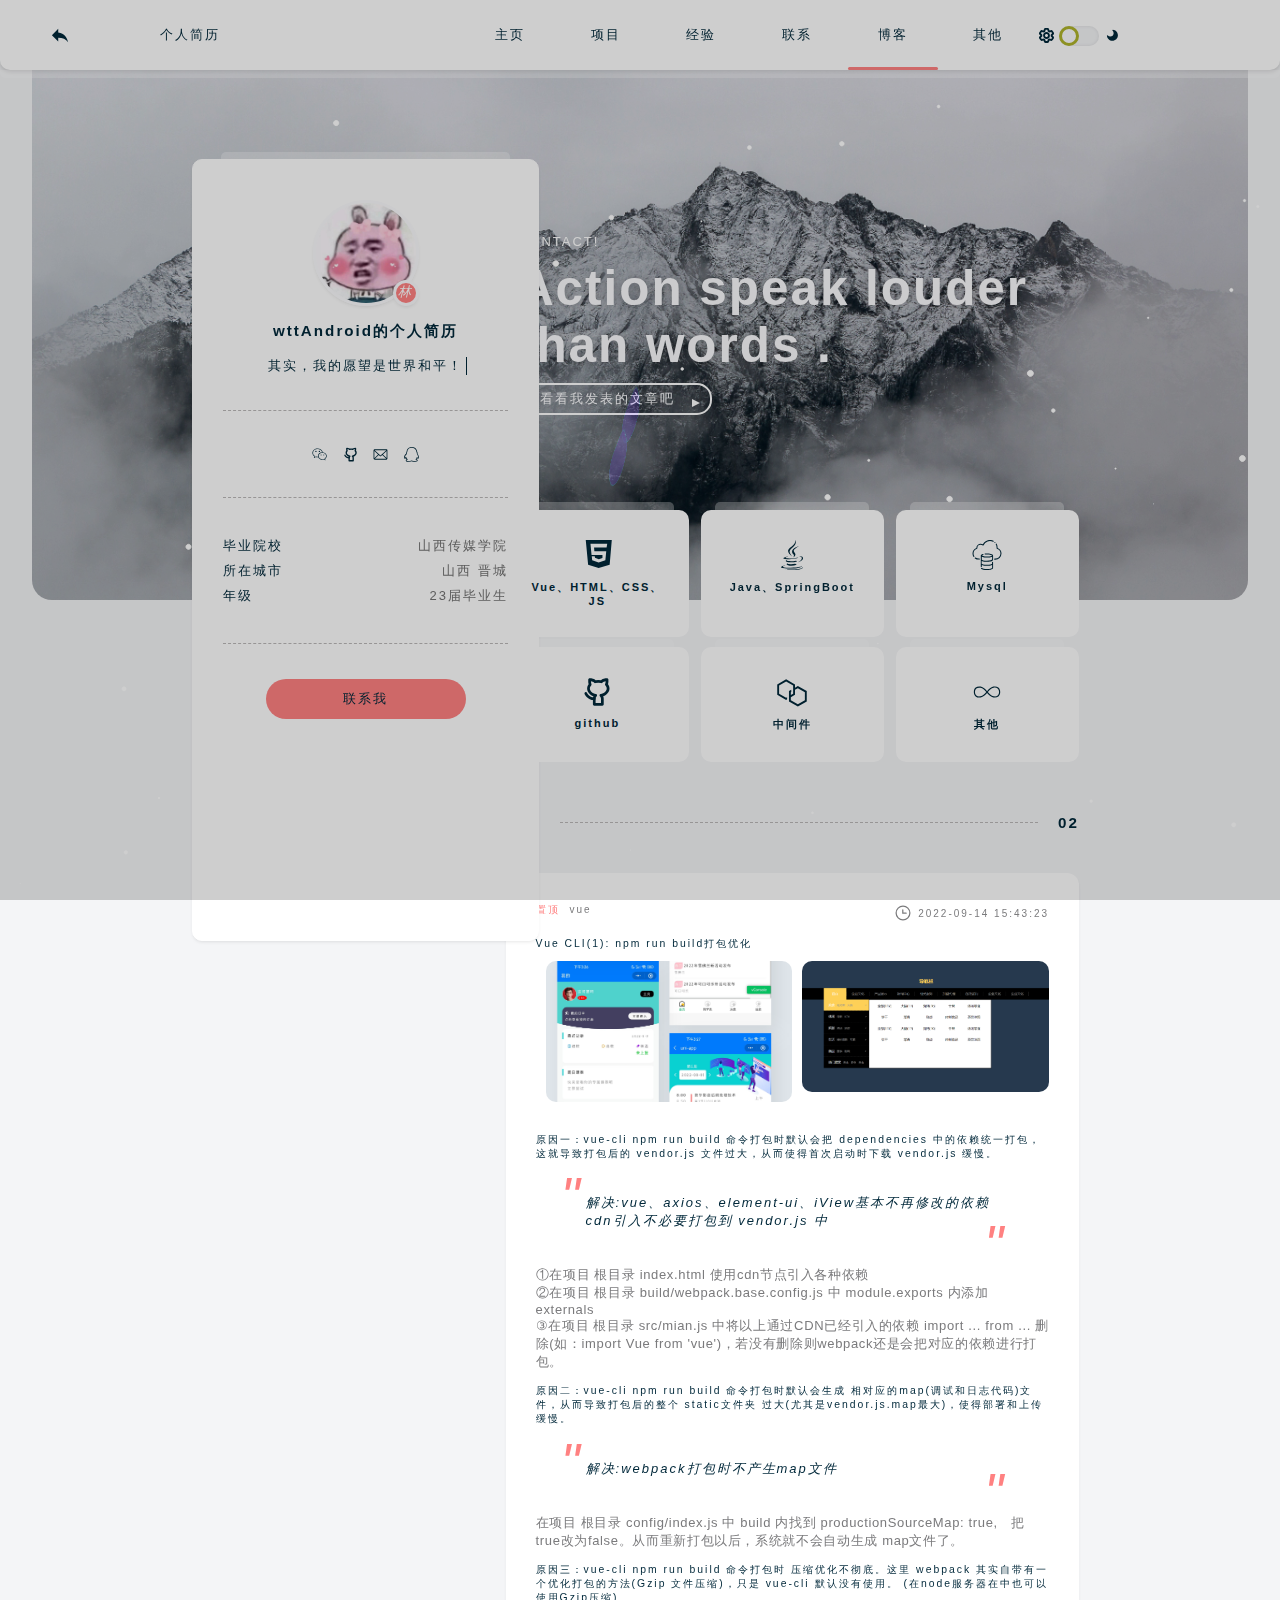
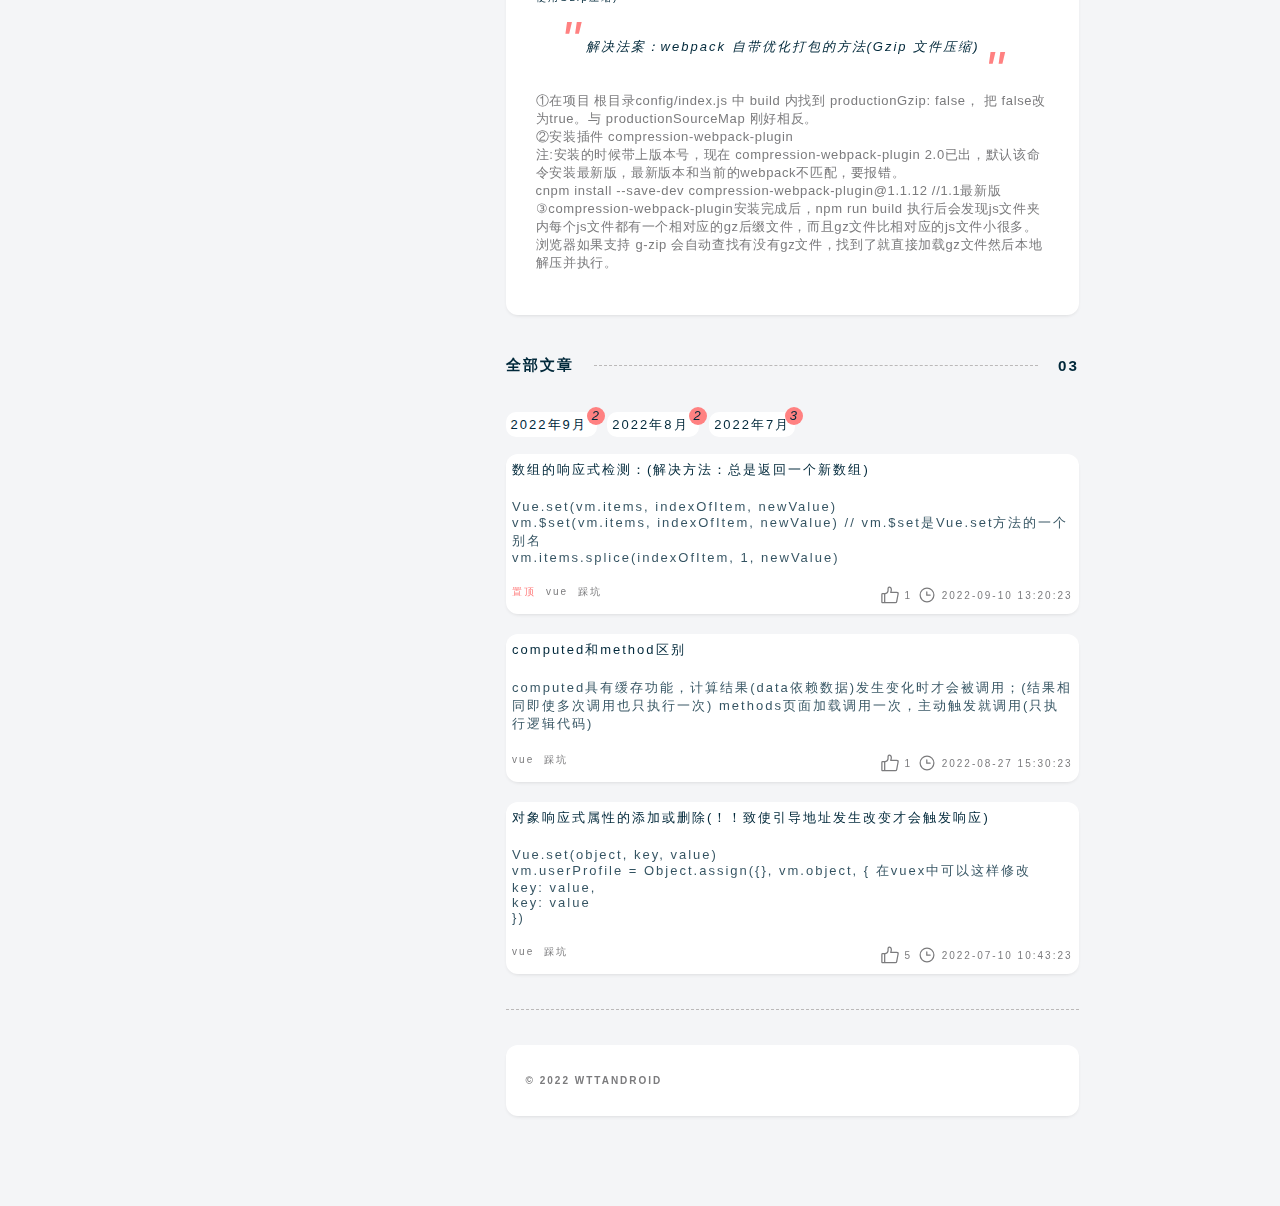
<file: blog.html>
<!DOCTYPE html>
<html lang="en">

<head>
  <meta charset="UTF-8">
  <meta http-equiv="X-UA-Compatible" content="IE=edge">
  <meta name="viewport" content="width=device-width, initial-scale=1.0">
  <title>求职简历</title>
  <link rel="stylesheet" href="./css/base.css">
  <link rel="stylesheet" href="./css/blog.css">
  <script src="./js/jq.js"></script>
</head>


<body>
  <canvas class="canvas-wrap" id="triangle-lost-in-space" resize="true"></canvas>

  <!-- loadding -->
  <div class="lodding-wrap">
    <div class="loadding-div"></div>
  </div>

  <!-- 主要页面 -->
  <div class="box">

    <!-- 顶部栏 -->
    <div class="header borderafter">
      <!-- 返回按钮 -->
      <a style="position: absolute;left:50px;" href="javascript:history.back()">
        <svg t="1649246285004" class="icon" viewBox="0 0 1024 1024" version="1.1" xmlns="http://www.w3.org/2000/svg"
          p-id="3737" width="20" height="20">
          <path
            d="M98 468.9l322.8-322.8v184.4C743.6 376.7 881.9 607.3 928 837.8 812.7 676.4 651.3 602.6 420.8 602.6v189.1L98 468.9z"
            p-id="3738" fill="#254665"></path>
        </svg>
      </a>

      <div class="col">
        <span>个人简历</span>
        <!-- 右边操作栏 -->
        <div class="header-right">
          <!-- 按钮 -->
          <div class="min_menu-wrap" id="minmenu">
            <span class="min_menu"></span>
          </div>
          <!-- 列表 -->
          <div class="menu_list">
            <!-- 栏目 -->
            <ul class="header-nav">
              <li><a href="./index2.html">主页</a></li>
              <li><a href="./home.html">项目</a></li>
              <li><a href="./resume.html">经验</a></li>
              <li><a href="./contact.html">联系</a></li>
              <li class="active"><a href="./blog.html">博客</a></li>
              <li><a href="./live.html">其他</a></li>
            </ul>
            <!-- 开关灯 -->
            <span class="kaig-bottm">
              <svg t="1649159647627" class="icon" viewBox="0 0 1024 1024" version="1.1"
                xmlns="http://www.w3.org/2000/svg" p-id="2250" width="15" height="15">
                <path
                  d="M1008.535135 710.670332l-70.446388 116.386904a112.099975 112.099975 0 0 1-140.572857 43.829042l-69.422645-17.083729c-5.502624 3.1992-11.133217 6.3984-16.763809 9.341665l-18.299425 62.896276C687.335435 981.514621 639.4754 1023.744064 582.657604 1023.744064H441.764828c-56.817796 0-104.677831-42.293427-110.308423-97.703574l-18.299425-62.896276a422.166458 422.166458 0 0 1-16.827793-9.341665l-69.614597 17.083729a112.163959 112.163959 0 0 1-140.508873-43.893026L15.631361 710.542364a107.493127 107.493127 0 0 1 32.43989-144.731817L96.251206 518.910272a410.649338 410.649338 0 0 1 0-14.204448l-48.179955-46.836291a107.365159 107.365159 0 0 1-32.375906-144.731817l70.190452-116.450888a112.099975 112.099975 0 0 1 140.572857-43.893026l69.550612 17.083729c5.566608-3.1992 11.133217-6.3984 16.827794-9.341665l18.299425-62.896276C336.831061 42.229443 384.691096 0 441.508892 0H582.529636c56.817796 0 104.677831 42.293427 110.372407 97.63959l18.235441 62.704324c5.75856 3.007248 11.325169 6.142464 16.827793 9.341665l69.678581-17.083729a112.163959 112.163959 0 0 1 140.508873 43.893026l70.446388 116.514872a107.493127 107.493127 0 0 1-32.375906 144.731817l-48.179955 46.772307a414.616346 414.616346 0 0 1 0 14.204448l48.243939 46.836291c47.092227 31.928018 62.192452 94.952262 32.247938 145.115721z m-213.066733-142.23644l3.391152-31.032242a246.210447 246.210447 0 0 0 0-51.699076l-3.263184-30.904274 93.992502-91.305173-53.554612-88.553862-131.615096 32.311922-23.546113-16.059985a294.134466 294.134466 0 0 0-48.627844-26.809297l-27.513121-11.901025L568.453156 127.968008H455.649356L419.370426 252.736816l-27.705074 11.965009c-16.635841 7.166208-32.951762 16.187953-48.499875 26.745313l-23.610097 15.996001-131.487128-32.247938-53.36266 88.489878 94.056486 91.433141-3.263184 30.968258a247.874031 247.874031 0 0 0 0 51.699076l3.1992 30.904274-93.928518 91.369157 53.554612 88.489878 131.551112-32.311922 23.610097 16.059985c15.292177 10.429393 31.544114 19.451137 48.563859 26.809297l27.577106 11.965009L455.905292 895.776056h112.611848l36.342914-124.768808 27.64109-11.965009c16.699825-7.166208 32.951762-16.187953 48.563859-26.745313l23.546113-15.996001 131.423144 32.247938 53.68258-88.745814-94.184454-91.369157zM512.147232 615.846038c57.329668 0 103.846038-46.516371 103.974006-103.974006 0-57.329668-46.644339-103.974006-103.974006-103.974007S408.173225 454.542364 408.173225 511.872032 454.817564 615.846038 512.147232 615.846038z m0 127.968008c-127.968008 0-231.942014-103.910022-231.942015-231.942014 0-127.968008 103.910022-231.942014 231.942015-231.942015 127.968008 0 231.942014 103.910022 231.942014 232.133967A232.133967 232.133967 0 0 1 512.147232 743.814046z"
                  p-id="2251"></path>
              </svg>
              <!-- 开关按钮 -->
              <span class="my-radio active" id="myRadio">
                <i></i>
              </span>
              <svg t="1649159678284" class="icon" viewBox="0 0 1024 1024" version="1.1"
                xmlns="http://www.w3.org/2000/svg" p-id="3376" width="15" height="15">
                <path
                  d="M505.4 878.6c-196.7 0-358-150.9-374.9-343.1 1-18.6 16.1-33.4 34.9-33.4 10.8 0 20.5 4.8 26.9 12.4 0.2 0.3 0.5 0.1 0.5-0.7 41.6 44.2 100.5 71.9 166.1 71.9 127.1 0 230.1-103 230.1-230.1 0-66.1-28-125.1-72.6-166.8 0.1-0.1 0.5-0.1 0.3-0.3-7-6.5-11.4-15.7-11.4-26.1 0-19 14.9-34.1 33.7-35.3 192.1 17.1 342.9 178.3 342.9 375 0 208-168.5 376.5-376.5 376.5z"
                  p-id="3377"></path>
              </svg>
            </span>
          </div>
        </div>
      </div>
    </div>
    <!-- 顶部导航 -->
    <div class="navigation">
      <div class="nav-titleBox co zz">
        <!-- 占位符 -->
        <div class="co-left"></div>

        <!-- 标题 -->
        <div class="co-right">
          <span class="titleBox-tag">CONTACT!</span>
          <h1>
            Action speak louder than words .
          </h1>
          <a class="buttom navbtn" href="#next-one">看看我发表的文章吧
          </a>
        </div>
      </div>
    </div>

    <!-- 主要修改部分 -->
    <div class="content zz">
      <!-- 占位符 -->
      <div class="co-left">
        <!-- 简历吸盘 -->
        <div class="me-card carbox borderbefore" id="mycard">
          <div class="mecar-title">
            <div class="me-image">
              <span class="status">
                <i>林里谜案</i>
              </span>
              <img src="./img/toux.jpg" alt="">
            </div>
            <h3>wttAndroid的个人简历</h3>
            <p class="me-hover">
              <span>其实，我的愿望是世界和平！</span>
            </p>
          </div>
          <div class="borderbotm"></div>
          <div class="lianxi-list">
            <a title="wx:w1457321681">
              <svg t="1649145899448" class="icon" viewBox="0 0 1024 1024" version="1.1"
                xmlns="http://www.w3.org/2000/svg" p-id="14861" width="15" height="15">
                <path
                  d="M506.942 345.921c25.259 0 42.134-16.916 42.134-42.107 0-25.477-16.848-41.956-42.134-41.956-25.299 0-50.668 16.48-50.668 41.956 0.028 25.204 25.409 42.107 50.668 42.107l0 0zM506.942 345.921zM271.257 261.857c-25.259 0-50.79 16.48-50.79 41.956 0 25.19 25.532 42.107 50.79 42.107 25.163 0 42.012-16.916 42.012-42.107-0.014-25.477-16.834-41.956-42.012-41.956l0 0zM271.257 261.857zM1010.654 615.492c0-133.202-123.563-246.702-275.237-258.512 0.205-1.652 0.301-3.373-0.068-5.092-30.406-141.79-182.886-248.695-354.7-248.695-194.15 0-352.119 135.387-352.119 301.793 0 89.279 45.574 169.725 131.946 233.158l-30.106 90.508c-1.939 5.885-0.177 12.37 4.506 16.452 2.853 2.458 6.445 3.741 10.076 3.741 2.335 0 4.697-0.546 6.867-1.625l113.036-56.565 13.926 2.827c34.802 7.154 64.853 13.353 101.868 13.353 10.895 0 40.878-3.987 43.404-7.182 40.755 101.99 153.094 175.61 285.273 175.61 33.86 0 68.13-8.164 98.891-15.866l87.136 47.636c2.307 1.257 4.847 1.911 7.359 1.911 3.441 0 6.881-1.161 9.639-3.413 4.847-3.932 6.841-10.404 5.038-16.33l-22.255-74.001c74.602-58.955 115.521-129.488 115.521-199.708l0 0zM409.798 665.75c-9.626 0.833-19.388 1.243-29.082 1.243-32.686 0-60.334-5.652-92.31-12.26l-18.582-3.755c-3.195-0.683-6.567-0.245-9.503 1.269l-81.687 40.892 21.231-63.775c2.076-6.24-0.205-13.053-5.57-16.821-82.07-57.207-123.659-126.894-123.659-207.093 0-144.179 139.087-261.516 310.067-261.516 151.142 0 284.959 91.955 312.579 214.261-158.475 2.076-286.706 113.487-286.706 250.32 0 19.893 3.018 39.171 8.11 57.767-1.542-0.382-3.168-0.683-4.887-0.532l0 0zM860.371 788.699c-4.875 3.673-6.935 10.007-5.188 15.852l13.804 45.903-56.647-30.993c-2.157-1.188-4.588-1.803-7.004-1.803-1.188 0-2.389 0.15-3.564 0.464-30.379 7.674-61.822 15.593-92.433 15.593-142.186 0-257.857-97.717-257.857-217.811 0-120.095 115.658-217.771 257.857-217.771 139.469 0 257.325 99.724 257.325 217.771 0 59.87-37.738 121.255-106.291 172.797l0 0zM868.181 797.178zM616.454 506.006c-16.848 0-33.696 16.971-33.696 33.792 0 16.944 16.848 33.669 33.696 33.669 25.313 0 42.038-16.725 42.038-33.669 0-16.848-16.725-33.792-42.038-33.792l0 0zM616.454 506.006zM801.58 506.006c-16.603 0-33.451 16.971-33.451 33.792 0 16.944 16.848 33.669 33.451 33.669 25.231 0 42.257-16.725 42.257-33.669 0-16.848-16.998-33.792-42.257-33.792l0 0zM801.58 506.006z"
                  p-id="14862"></path>
              </svg>
            </a>
            <a title="github:wttAndroid" href="https://gitee.com/wttAndroid">
              <svg t="1649145950732" class="icon" viewBox="0 0 1024 1024" version="1.1"
                xmlns="http://www.w3.org/2000/svg" p-id="16367" width="15" height="15">
                <path
                  d="M695.765333 981.333333h-276.053333c-26.794667 0-47.317333-21.077333-47.317333-48.64V739.84c0-29.184 6.314667-56.746667 17.365333-81.066667-129.365333-48.64-214.528-150.784-214.528-264.277333 0-53.504 17.365333-103.765333 50.474667-147.498667-12.629333-42.154667-15.786667-95.658667-12.629334-157.269333C216.234667 62.122667 236.8 42.666667 261.973333 42.666667c14.208 0 134.101333 1.621333 203.52 64.853333a504.448 504.448 0 0 1 184.533334 0C717.866667 44.288 837.717333 42.666667 853.504 42.666667c25.216 0 45.738667 19.456 47.317333 45.397333 4.693333 61.610667 0 115.114667-12.629333 157.269333C921.301333 290.688 938.666667 340.906667 938.666667 392.832c0 113.493333-85.162667 215.637333-214.528 264.277333a207.786667 207.786667 0 0 1 17.365333 81.066667v192.896c1.578667 27.562667-20.48 50.261333-45.738667 50.261333z m-228.693333-97.28h181.333333V739.84c0-27.562667-12.586667-53.504-33.109333-71.338667-14.165333-11.349333-20.48-30.805333-15.786667-50.261333 4.778667-17.834667 18.944-32.426667 36.309334-35.669333 123.050667-24.32 208.213333-102.144 208.213333-189.696 0-47.018667-25.258667-82.688-45.738667-105.386667-14.208-14.549333-17.365333-35.626667-7.893333-55.082667 6.314667-12.970667 15.786667-40.533333 15.786667-89.173333-39.466667 6.485333-85.205333 19.456-102.528 45.397333-11.093333 16.213333-31.573333 24.32-50.474667 19.456a393.045333 393.045333 0 0 0-194.005333 0c-18.944 4.864-37.888-3.242667-50.474667-19.456-17.365333-25.941333-63.146667-38.912-102.528-45.397333 1.578667 48.64 9.429333 76.202667 15.786667 89.173333 7.850667 17.834667 4.693333 40.533333-7.936 55.082667-20.48 22.698667-45.738667 58.368-45.738667 105.386667 0 87.552 85.205333 163.754667 208.213333 189.696 17.365333 3.242667 31.573333 17.834667 36.266667 35.669333 4.736 17.834667-1.578667 37.290667-15.786667 50.261333a95.104 95.104 0 0 0-33.109333 71.296v144.298667h3.157333z"
                  fill="#172B4D" p-id="16368"></path>
                <path
                  d="M403.968 788.394667c-212.949333 0-309.162667-194.56-313.898667-202.666667-11.050667-24.32-1.578667-53.461333 20.48-64.810667 23.68-11.349333 52.053333-1.621333 63.146667 21.077334 3.114667 6.485333 80.426667 157.269333 241.28 149.162666 26.837333-1.621333 48.896 19.456 48.896 46.976 1.578667 27.562667-18.901333 50.261333-45.738667 50.261334h-14.165333z"
                  fill="#172B4D" p-id="16369"></path>
              </svg>
            </a>
            <a title="email:1457321681@qq.com" href="Mailto:1457321681@qq.com?Subject=邮箱标题&amp;Body=邮箱内容！">
              <svg t="1649145973361" class="icon" viewBox="0 0 1024 1024" version="1.1"
                xmlns="http://www.w3.org/2000/svg" p-id="17271" width="15" height="15">
                <path
                  d="M983.899806 785.385782V224.886223h0.180631l-0.180631-4.696419c-0.180632-5.238314-0.722526-10.476627-1.806315-15.714941-2.890104-25.469042-21.675781-44.977245-45.519139-47.686717H122.287529c-11.741048 0-23.482096 1.625684-34.861881 5.238314-30.346093 10.295996-50.757453 40.100194-50.576821 74.058917v534.849885c-0.361263 21.314518 5.780208 42.087141 17.701887 59.789028l0.361263 0.722526 5.418946 3.973893c18.243782 21.856412 44.977245 34.319986 73.517022 34.500618H904.421944c37.751984 0 70.265655-27.094726 79.477862-66.291763l0.180631-0.541894c0.361263-5.96084 0.361263-11.741048-0.180631-17.701888zM390.16405 547.494091l55.453872 49.854295 43.893456 40.100194c5.418945 5.96084 13.005468 9.57347 21.133886 9.57347 7.947786 0 15.534309-3.431999 21.133886-9.57347l101.153642-91.941436 272.753572 263.721997H126.622685L390.16405 547.494091z m120.119951 30.346092L111.449638 216.03528H115.604163c214.409596-0.903158 703.559711-2.890104 793.875463-0.361263l-399.195625 362.166166z m165.458458-69.72376l251.619686-227.956959v474.518963L675.742459 508.116423z m-328.568707 0.180631L93.205856 760.278003V278.895043l253.967896 229.402011z"
                  p-id="17272"></path>
              </svg>
            </a>
            <a title="QQ:1457321681">
              <svg t="1649146096754" class="icon" viewBox="0 0 1024 1024" version="1.1"
                xmlns="http://www.w3.org/2000/svg" p-id="18277" width="15" height="15">
                <path
                  d="M537.576602 0c345.434577 0 362.285044 329.787714 362.285044 329.787714 52.356809 69.207276 24.072096 131.794725 24.072096 131.794725 168.504671 264.793055 59.578437 341.22196 29.488318 346.638181-29.488318 5.416222-58.374833-32.49733-58.374833-32.49733s-9.628838 37.913551-33.700934 58.374833c87.86315 40.922563 72.216288 92.075767 72.216288 92.075767s-18.655874 154.061414-383.94993 56.569425l-31.293725-5.416222c-350.248996 126.378504-393.578768-43.931575-393.578768-43.931575s-14.443258-71.012683 53.560413-97.491989c-39.718958-24.072096-53.560413-75.2253-53.560413-75.2253s-35.506341 57.77303-81.845126 36.709946C-3.443754 775.723291-31.728467 587.359141 143.997834 451.351799c0 0-25.275701-80.641521 32.49733-128.785713C176.495163 322.566085 192.142025 0 537.576602 0L537.576602 0 537.576602 0zM230.055576 341.22196C153.626672 406.216619 204.779876 471.211278 204.779876 471.211278 36.275204 574.72129 66.365324 742.022357 66.365324 742.022357s27.081108-13.239653 45.736982-52.356809c19.257677-39.117156 48.745994 6.619826 48.745994 6.619826s18.655874 89.066755 74.623497 123.971294c56.569425 34.904539-2.40721 57.171228-2.40721 57.171228s-61.985647 0.601802-56.569425 43.329773c5.416222 42.126168 205.81642 95.084779 325.575097 1.203605l63.791054 8.425234c209.427235 72.81809 312.937247 4.814419 319.557073-8.425234 6.619826-13.239653-31.895527-38.515353-67.401869-53.560413-35.506341-15.04506-44.533377-30.691922-13.239653-51.153204 31.293725-21.063084 43.931575-62.587449 61.985647-105.31542 18.054072-42.72797 45.736982-21.664886 49.347797-9.628838 3.610814 12.036048 29.488318 52.356809 29.488318 52.356809s68.003671-72.216288-73.419893-285.856139c0 0 30.691922-63.791054-21.063084-116.147863 0 0-12.63785-300.299397-320.158876-300.299397C224.639355 52.356809 230.055576 341.22196 230.055576 341.22196L230.055576 341.22196 230.055576 341.22196z"
                  p-id="18278"></path>
              </svg>
            </a>
          </div>
          <div class="borderbotm"></div>
          <div class="mecar-bottm">
            <div>
              <span class="mecarbottm-key">毕业院校</span>
              <span class="mecarbottm-value">山西传媒学院</span>
            </div>
            <div>
              <span class="mecarbottm-key">所在城市</span>
              <span class="mecarbottm-value">山西 晋城</span>
            </div>
            <div>
              <span class="mecarbottm-key">年级</span>
              <span class="mecarbottm-value">23届毕业生</span>
            </div>

          </div>
          <div class="borderbotm"></div>
          <div class="buttom-box ">
            <a class="button" href="Mailto:1457321681@qq.com?Subject=邮箱标题&amp;Body=邮箱内容！">联系我</a>
          </div>
        </div>
      </div>
      <!-- 主要内容部分 -->
      <div class="co-right" id="next-one">
        <div class="content-li li1">
          <div class="li1-box borderbefore">
            <svg t="1663164259401" class="icon" viewBox="0 0 1024 1024" version="1.1" xmlns="http://www.w3.org/2000/svg"
              p-id="1936" width="30" height="30">
              <path
                d="M128 0l888.832 0-72.704 843.776-376.832 115.712-358.4-115.712zM839.68 254.976l21.504-128-572.416-1.024 36.864 384 372.736 0 0 100.352-124.928 44.032-130.048-46.08-8.192-54.272-102.4 1.024 15.36 135.168 219.136 76.8 230.4-72.704 29.696-309.248-405.504 0-10.24-130.048 428.032 0z"
                p-id="1937"></path>
            </svg>
            <p>Vue、HTML、CSS、JS</p>
          </div>
          <div class="li1-box borderbefore">
            <svg t="1663164308088" class="icon" viewBox="0 0 1024 1024" version="1.1" xmlns="http://www.w3.org/2000/svg"
              p-id="2882" width="30" height="30">
              <path
                d="M377.642667 791.893333s-39.125333 22.784 27.861333 30.464c81.152 9.301333 122.624 7.978667 212.010667-9.002666 0 0 23.552 14.762667 56.362666 27.562666-200.490667 85.888-453.674667-5.034667-296.234666-49.024m-24.533334-112.085333s-43.861333 32.469333 23.125334 39.424c86.698667 8.917333 155.136 9.685333 273.621333-13.141333 0 0 16.384 16.597333 42.112 25.685333-242.304 70.869333-512.298667 5.546667-338.858667-51.968m206.506667-190.208c49.408 56.874667-12.970667 108.074667-12.970667 108.074667s125.397333-64.768 67.797334-145.834667c-53.802667-75.605333-95.061333-113.152 128.298666-242.688 0-0.042667-350.549333 87.509333-183.125333 280.448m265.130667 385.237333s28.970667 23.850667-31.872 42.282667c-115.712 35.072-481.621333 45.610667-583.210667 1.408-36.522667-15.914667 32-37.973333 53.504-42.581333 22.485333-4.864 35.328-3.968 35.328-3.968-40.661333-28.629333-262.656 56.192-112.768 80.512 408.746667 66.261333 745.045333-29.866667 639.018667-77.653334M396.458667 563.626667s-186.112 44.202667-65.877334 60.245333c50.730667 6.784 151.936 5.248 246.186667-2.645333 77.056-6.485333 154.368-20.352 154.368-20.352s-27.178667 11.605333-46.848 25.045333c-188.970667 49.706667-554.069333 26.581333-448.938667-24.234667 88.832-42.922667 161.109333-38.058667 161.109334-38.058666m333.824 186.624c192.128-99.84 103.296-195.797333 41.301333-182.826667-15.146667 3.157333-21.973333 5.888-21.973333 5.888s5.632-8.832 16.426666-12.672c122.666667-43.136 217.002667 127.189333-39.594666 194.645333 0-0.042667 2.986667-2.645333 3.84-5.034666M614.442667 0s106.410667 106.410667-100.906667 270.08c-166.229333 131.285333-37.888 206.165333-0.042667 291.669333-97.024-87.594667-168.234667-164.608-120.490666-236.330666 70.144-105.344 264.405333-156.373333 221.44-325.418667M415.317333 1020.757333c184.405333 11.818667 467.584-6.528 474.282667-93.781333 0 0-12.885333 33.066667-152.405333 59.349333-157.354667 29.610667-351.530667 26.154667-466.645334 7.168 0-0.042667 23.594667 19.498667 144.768 27.264"
                p-id="2883"></path>
            </svg>
            <p>Java、SpringBoot</p>
          </div>
          <div class="li1-box borderbefore">
            <svg t="1663164338148" class="icon" viewBox="0 0 1024 1024" version="1.1" xmlns="http://www.w3.org/2000/svg"
              p-id="3834" width="30" height="30">
              <path
                d="M246.744812 635.667692h-14.572307a183.138462 183.138462 0 0 1-109.883077-36.233846 18.510769 18.510769 0 0 0-24.812308 3.544616H95.901735a17.329231 17.329231 0 0 0 3.544616 24.418461A215.433846 215.433846 0 0 0 232.172505 669.538462h14.572307a17.723077 17.723077 0 1 0 0-35.052308zM781.981735 102.793846a17.329231 17.329231 0 0 0 12.996923-5.513846 16.147692 16.147692 0 0 0 4.726154-12.603077 16.147692 16.147692 0 0 0-5.513846-12.209231 18.116923 18.116923 0 0 0-24.812308 0 16.541538 16.541538 0 0 0-4.726153 11.815385 17.723077 17.723077 0 0 0 17.32923 18.510769zM873.747889 270.572308V256a250.486154 250.486154 0 0 0-33.083077-124.455385 17.723077 17.723077 0 0 0-24.024615-6.301538 17.329231 17.329231 0 0 0-6.301539 24.024615 215.433846 215.433846 0 0 1 28.356924 106.732308 169.353846 169.353846 0 0 1 0 24.418462 16.935385 16.935385 0 0 0 12.20923 18.510769 174.08 174.08 0 0 1 120.91077 163.446154 177.230769 177.230769 0 0 1-179.593847 173.292307h-14.572307a17.723077 17.723077 0 1 0 0 35.052308h14.572307a211.889231 211.889231 0 0 0 214.646154-208.344615 207.163077 207.163077 0 0 0-133.12-191.803077zM732.750966 29.144615a272.147692 272.147692 0 0 0-265.846154 11.815385A258.363077 258.363077 0 0 0 371.594043 146.116923a150.843077 150.843077 0 0 0-73.649231-18.904615 147.298462 147.298462 0 0 0-149.267692 143.36A207.556923 207.556923 0 0 0 17.132505 462.375385a202.830769 202.830769 0 0 0 31.901538 109.48923 18.116923 18.116923 0 0 0 14.966154 7.876923 17.329231 17.329231 0 0 0 9.452308-2.756923 15.753846 15.753846 0 0 0 7.483077-11.027692 15.36 15.36 0 0 0-2.363077-14.572308 170.535385 170.535385 0 0 1-25.993847-90.584615 174.08 174.08 0 0 1 118.153847-163.052308 17.329231 17.329231 0 0 0 12.20923-18.116923 82.313846 82.313846 0 0 1 0-9.452307 111.852308 111.852308 0 0 1 115.003077-107.913847 118.153846 118.153846 0 0 1 70.498462 24.024616 18.904615 18.904615 0 0 0 15.753846 3.150769 19.692308 19.692308 0 0 0 11.815385-10.633846 233.156923 233.156923 0 0 1 320.590769-118.153846 17.723077 17.723077 0 0 0 16.147692-31.507693zM511.409428 459.224615a630.153846 630.153846 0 0 0-67.741539 3.15077 17.329231 17.329231 0 0 0-15.753846 19.298461 17.723077 17.723077 0 0 0 19.298462 15.753846c20.48-1.969231 42.141538-3.150769 64.196923-3.150769 106.732308 0 171.716923 23.630769 176.836923 34.658462-5.12 12.603077-70.104615 35.84-176.836923 35.84s-170.929231-23.236923-176.443077-34.264616c0-2.756923 12.209231-12.603077 45.292307-21.267692a17.723077 17.723077 0 0 0 12.603077-21.661539 18.116923 18.116923 0 0 0-21.267692-12.996923c-47.655385 12.603077-71.68 31.113846-71.68 55.138462v370.609231a17.723077 17.723077 0 0 0 17.723077 17.723077 17.723077 17.723077 0 0 0 17.723077-17.723077v-46.08a472.615385 472.615385 0 0 0 176.443077 28.356923 474.978462 474.978462 0 0 0 174.867692-28.356923v98.461538c-5.12 12.603077-70.104615 35.84-176.836923 35.84-89.796923 0-157.538462-16.935385-174.08-33.083077a17.723077 17.723077 0 0 0-25.206154 0 17.723077 17.723077 0 0 0 0 24.812308c27.963077 25.993846 105.944615 42.535385 196.923077 42.535385 78.769231 0 211.889231-14.966154 211.889231-70.498462v-192.984615a17.723077 17.723077 0 0 0-17.723077-17.723077 17.723077 17.723077 0 0 0-17.723077 17.723077v51.987692c-5.12 12.603077-70.104615 36.233846-176.836923 36.233846s-171.716923-23.630769-176.443077-35.446154V712.861538a472.615385 472.615385 0 0 0 176.443077 28.75077c78.769231 0 211.889231-14.966154 211.889231-70.892308v-140.996923c4.332308-57.107692-128.787692-70.498462-207.556923-70.498462z m0 246.941539c-106.732308 0-171.716923-23.236923-176.443077-35.446154v-99.249231a465.526154 465.526154 0 0 0 176.443077 28.750769 467.495385 467.495385 0 0 0 175.261538-28.750769V669.538462c-3.544615 13.390769-68.529231 36.627692-175.261538 36.627692z"
                fill="#333333" p-id="3835"></path>
            </svg>
            <p>Mysql</p>
          </div>
          <div class="li1-box borderbefore">
            <svg t="1663164362075" class="icon" viewBox="0 0 1024 1024" version="1.1" xmlns="http://www.w3.org/2000/svg"
              p-id="4757" width="30" height="30">
              <path
                d="M695.765333 981.333333h-276.053333c-26.794667 0-47.317333-21.077333-47.317333-48.64V739.84c0-29.184 6.314667-56.746667 17.365333-81.066667-129.365333-48.64-214.528-150.784-214.528-264.277333 0-53.504 17.365333-103.765333 50.474667-147.498667-12.629333-42.154667-15.786667-95.658667-12.629334-157.269333C216.234667 62.122667 236.8 42.666667 261.973333 42.666667c14.208 0 134.101333 1.621333 203.52 64.853333a504.448 504.448 0 0 1 184.533334 0C717.866667 44.288 837.717333 42.666667 853.504 42.666667c25.216 0 45.738667 19.456 47.317333 45.397333 4.693333 61.610667 0 115.114667-12.629333 157.269333C921.301333 290.688 938.666667 340.906667 938.666667 392.832c0 113.493333-85.162667 215.637333-214.528 264.277333a207.786667 207.786667 0 0 1 17.365333 81.066667v192.896c1.578667 27.562667-20.48 50.261333-45.738667 50.261333z m-228.693333-97.28h181.333333V739.84c0-27.562667-12.586667-53.504-33.109333-71.338667-14.165333-11.349333-20.48-30.805333-15.786667-50.261333 4.778667-17.834667 18.944-32.426667 36.309334-35.669333 123.050667-24.32 208.213333-102.144 208.213333-189.696 0-47.018667-25.258667-82.688-45.738667-105.386667-14.208-14.549333-17.365333-35.626667-7.893333-55.082667 6.314667-12.970667 15.786667-40.533333 15.786667-89.173333-39.466667 6.485333-85.205333 19.456-102.528 45.397333-11.093333 16.213333-31.573333 24.32-50.474667 19.456a393.045333 393.045333 0 0 0-194.005333 0c-18.944 4.864-37.888-3.242667-50.474667-19.456-17.365333-25.941333-63.146667-38.912-102.528-45.397333 1.578667 48.64 9.429333 76.202667 15.786667 89.173333 7.850667 17.834667 4.693333 40.533333-7.936 55.082667-20.48 22.698667-45.738667 58.368-45.738667 105.386667 0 87.552 85.205333 163.754667 208.213333 189.696 17.365333 3.242667 31.573333 17.834667 36.266667 35.669333 4.736 17.834667-1.578667 37.290667-15.786667 50.261333a95.104 95.104 0 0 0-33.109333 71.296v144.298667h3.157333z"
                p-id="4758"></path>
              <path
                d="M403.968 788.394667c-212.949333 0-309.162667-194.56-313.898667-202.666667-11.050667-24.32-1.578667-53.461333 20.48-64.810667 23.68-11.349333 52.053333-1.621333 63.146667 21.077334 3.114667 6.485333 80.426667 157.269333 241.28 149.162666 26.837333-1.621333 48.896 19.456 48.896 46.976 1.578667 27.562667-18.901333 50.261333-45.738667 50.261334h-14.165333z"
                p-id="4759"></path>
            </svg>
            <p>github</p>
          </div>
          <div class="li1-box borderbefore">
            <svg t="1663164383323" class="icon" viewBox="0 0 1024 1024" version="1.1" xmlns="http://www.w3.org/2000/svg"
              p-id="5574" width="30" height="30">
              <path
                d="M711.68 306.688l-97.28 56.32V256L311.296 80.896 7.68 256v350.208l303.616 175.104 33.28-19.456v-73.728l-33.28 19.456-239.616-138.24v-276.48l239.616-138.24 239.616 138.24V568.832L472.576 614.4v-95.744l14.336-8.192V436.736l-78.336 45.056v350.208l303.616 175.104 303.616-175.104V481.792L711.68 306.688z m239.616 488.448l-239.616 138.24-239.616-138.24v-106.496l142.336-81.92V436.736l97.28-56.32 239.616 138.24v276.48z"
                p-id="5575"></path>
            </svg>
            <p>中间件</p>
          </div>
          <div class="li1-box borderbefore">
            <svg t="1663164411953" class="icon" viewBox="0 0 1024 1024" version="1.1" xmlns="http://www.w3.org/2000/svg"
              p-id="6509" width="30" height="30">
              <path
                d="M781.041526 702.256158c-16.83134 0-34.491559-1.680269-52.873208-5.064342-85.793992-15.801894-151.311171-82.962503-213.415624-152.277172-62.652945 69.642127-129.096217 136.478348-217.570247 152.294568-70.713528 12.640901-130.713041 0.388856-173.508729-35.43607-40.167838-33.624818-61.400419-85.202521-61.400419-149.156088 0-64.520479 21.726837-116.567879 62.833047-150.514015 43.171242-35.655058 102.770642-47.420009 172.33909-34.026978 87.798649 16.901948 154.213267 86.10303 217.33284 156.718321 62.184271-69.613474 127.35148-138.577149 212.878388-156.647713l0 0c67.512626-14.261818 128.272455-3.003404 171.080423 31.705096 41.557488 33.694403 64.444754 87.947028 64.444754 152.765289 0 64.296375-21.394263 116.095112-61.869093 149.797701C869.62198 688.800705 828.659033 702.256158 781.041526 702.256158zM541.569456 514.873444c60.654428 67.89125 119.423927 129.252783 193.847963 142.959969 58.313104 10.744715 106.824981 1.688455 140.287093-26.172079 31.04711-25.853831 47.458895-67.01837 47.458895-119.045303 0-53.279461-17.161868-95.356788-49.629327-121.68134-33.737382-27.353998-81.32112-35.529191-137.603984-23.635303C661.437497 383.037836 602.76112 446.251553 541.569456 514.873444zM243.962338 362.741581c-37.352723 0-69.124334 10.190083-93.373621 30.216185-31.596625 26.093285-48.296983 67.471694-48.296983 119.659287 0 51.728128 16.276708 92.695169 47.070039 118.471229 33.419134 27.975145 82.102926 37.217646 140.779304 26.728758 77.165474-13.795191 136.761803-74.853825 197.828624-142.966109C426.068885 445.440072 366.364085 382.095371 289.87911 367.369995 273.809109 364.277564 258.462586 362.741581 243.962338 362.741581z"
                p-id="6510"></path>
            </svg>
            <p>其他</p>
          </div>
        </div>

        <div class="content-li li2">
          <h3>
            <span>文章
            </span>
            <div class="borderbotm"></div>
            <span>02</span>
          </h3>
          <div class="li2-box carbox">
            <div class="address-wrap">
              <div class="address-left">
                <span class="zd">置顶</span>
                <span>vue</span>
              </div>
              <div class="address-right">
                <svg t="1663149212139" class="icon" viewBox="0 0 1024 1024" version="1.1"
                  xmlns="http://www.w3.org/2000/svg" p-id="1979" width="20" height="20">
                  <path
                    d="M192 512a320 320 0 1 1 640 0 320 320 0 0 1-640 0zM512 128a384 384 0 1 0 0 768 384 384 0 0 0 0-768z m21.333333 224a32 32 0 0 0-64 0V554.666667h202.666667a32 32 0 0 0 0-64H533.333333V352z"
                    fill="#222222" p-id="1980"></path>
                </svg>
                <span>2022-09-14 15:43:23</span>
              </div>
            </div>

            <p>Vue CLI(1): npm run build打包优化</p>
            <div class="text-img">
              <img src="./img/project/uniapp.png" alt="">
              <img src="./img/project/daohanglan.png" alt="">
            </div>
            <p>原因一：vue-cli npm run build 命令打包时默认会把 dependencies 中的依赖统一打包，这就导致打包后的 vendor.js 文件过大，从而使得首次启动时下载 vendor.js
              缓慢。</p>
            <div class="text-block">
              <blockquote>
                解决:vue、axios、element-ui、iView基本不再修改的依赖cdn引入不必要打包到 vendor.js 中
              </blockquote>
            </div>
            <p class="text-hover">
              ①在项目 根目录 index.html 使用cdn节点引入各种依赖 <br>
              ②在项目 根目录 build/webpack.base.config.js 中 module.exports 内添加 externals <br>
              ③在项目 根目录 src/mian.js 中将以上通过CDN已经引入的依赖 import ... from ... 删除(如：import Vue from
              'vue')，若没有删除则webpack还是会把对应的依赖进行打包。
            </p>


            <p>原因二：vue-cli npm run build 命令打包时默认会生成 相对应的map(调试和日志代码)文件，从而导致打包后的整个 static文件夹
              过大(尤其是vendor.js.map最大)，使得部署和上传缓慢。</p>
            <div class="text-block">
              <blockquote>
                解决:webpack打包时不产生map文件
              </blockquote>
            </div>
            <p class="text-hover">
              在项目 根目录 config/index.js 中 build 内找到 productionSourceMap: true,　把 true改为false。从而重新打包以后，系统就不会自动生成 map文件了。
            </p>

            <p>原因三：vue-cli npm run build 命令打包时 压缩优化不彻底。这里 webpack 其实自带有一个优化打包的方法(Gzip 文件压缩)，只是 vue-cli 默认没有使用。
              (在node服务器在中也可以使用Gzip压缩)</p>
            <div class="text-block">
              <blockquote>
                解决法案：webpack 自带优化打包的方法(Gzip 文件压缩)
              </blockquote>
            </div>
            <p class="text-hover">
              ①在项目 根目录config/index.js 中 build 内找到 productionGzip: false， 把 false改为true。与 productionSourceMap 刚好相反。 <br>
              ②安装插件 compression-webpack-plugin<br>注:安装的时候带上版本号，现在 compression-webpack-plugin
              2.0已出，默认该命令安装最新版，最新版本和当前的webpack不匹配，要报错。 <br>
              cnpm install --save-dev compression-webpack-plugin@1.1.12 //1.1最新版 <br>
              ③compression-webpack-plugin安装完成后，npm run build 执行后会发现js文件夹内每个js文件都有一个相对应的gz后缀文件，而且gz文件比相对应的js文件小很多。浏览器如果支持
              g-zip 会自动查找有没有gz文件，找到了就直接加载gz文件然后本地解压并执行。
            </p>


          </div>
        </div>

        <div class="content-li li3">
          <h3>
            <span>全部文章</span>
            <div class="borderbotm"></div>
            <span>03</span>
          </h3>

          <div class="time-tags-wrap">
            <span>2022年9月 <i>2</i></span>
            <span>2022年8月 <i>2</i></span>
            <span>2022年7月 <i>3</i></span>
          </div>
          <div class="carbox li3-box">
            <a>数组的响应式检测：(解决方法：总是返回一个新数组)</a>
            <p>Vue.set(vm.items, indexOfItem, newValue) <br>
              vm.$set(vm.items, indexOfItem, newValue) // vm.$set是Vue.set方法的一个别名 <br>
              vm.items.splice(indexOfItem, 1, newValue)</p>
            <div class="address-wrap">
              <div class="address-left">
                <span class="zd">置顶</span>
                <span>vue</span>
                <span>踩坑</span>
              </div>
              <div class="address-right">
                <span>
                  <svg t="1663167559418" class="icon" viewBox="0 0 1024 1024" version="1.1"
                    xmlns="http://www.w3.org/2000/svg" p-id="8282" width="20" height="20">
                    <path
                      d="M857.28 344.992h-264.832c12.576-44.256 18.944-83.584 18.944-118.208 0-78.56-71.808-153.792-140.544-143.808-60.608 8.8-89.536 59.904-89.536 125.536v59.296c0 76.064-58.208 140.928-132.224 148.064l-117.728-0.192A67.36 67.36 0 0 0 64 483.04V872c0 37.216 30.144 67.36 67.36 67.36h652.192a102.72 102.72 0 0 0 100.928-83.584l73.728-388.96a102.72 102.72 0 0 0-100.928-121.824zM128 872V483.04c0-1.856 1.504-3.36 3.36-3.36H208v395.68H131.36A3.36 3.36 0 0 1 128 872z m767.328-417.088l-73.728 388.96a38.72 38.72 0 0 1-38.048 31.488H272V476.864a213.312 213.312 0 0 0 173.312-209.088V208.512c0-37.568 12.064-58.912 34.72-62.176 27.04-3.936 67.36 38.336 67.36 80.48 0 37.312-9.504 84-28.864 139.712a32 32 0 0 0 30.24 42.496h308.512a38.72 38.72 0 0 1 38.048 45.888z"
                      p-id="8283"></path>
                  </svg>
                  1
                </span>

                <svg t="1663149212139" class="icon" viewBox="0 0 1024 1024" version="1.1"
                  xmlns="http://www.w3.org/2000/svg" p-id="1979" width="20" height="20">
                  <path
                    d="M192 512a320 320 0 1 1 640 0 320 320 0 0 1-640 0zM512 128a384 384 0 1 0 0 768 384 384 0 0 0 0-768z m21.333333 224a32 32 0 0 0-64 0V554.666667h202.666667a32 32 0 0 0 0-64H533.333333V352z"
                    fill="#222222" p-id="1980"></path>
                </svg>
                <span>2022-09-10 13:20:23</span>
              </div>
            </div>
          </div>
          <div class="carbox li3-box">
            <a>computed和method区别</a>
            <p>computed具有缓存功能，计算结果(data依赖数据)发生变化时才会被调用；(结果相同即使多次调用也只执行一次)
              methods页面加载调用一次，主动触发就调用(只执行逻辑代码)
            </p>
            <div class="address-wrap">
              <div class="address-left">
                <span>vue</span>
                <span>踩坑</span>
              </div>
              <div class="address-right">
                <span>
                  <svg t="1663167559418" class="icon" viewBox="0 0 1024 1024" version="1.1"
                    xmlns="http://www.w3.org/2000/svg" p-id="8282" width="20" height="20">
                    <path
                      d="M857.28 344.992h-264.832c12.576-44.256 18.944-83.584 18.944-118.208 0-78.56-71.808-153.792-140.544-143.808-60.608 8.8-89.536 59.904-89.536 125.536v59.296c0 76.064-58.208 140.928-132.224 148.064l-117.728-0.192A67.36 67.36 0 0 0 64 483.04V872c0 37.216 30.144 67.36 67.36 67.36h652.192a102.72 102.72 0 0 0 100.928-83.584l73.728-388.96a102.72 102.72 0 0 0-100.928-121.824zM128 872V483.04c0-1.856 1.504-3.36 3.36-3.36H208v395.68H131.36A3.36 3.36 0 0 1 128 872z m767.328-417.088l-73.728 388.96a38.72 38.72 0 0 1-38.048 31.488H272V476.864a213.312 213.312 0 0 0 173.312-209.088V208.512c0-37.568 12.064-58.912 34.72-62.176 27.04-3.936 67.36 38.336 67.36 80.48 0 37.312-9.504 84-28.864 139.712a32 32 0 0 0 30.24 42.496h308.512a38.72 38.72 0 0 1 38.048 45.888z"
                      p-id="8283"></path>
                  </svg>
                  1
                </span>

                <svg t="1663149212139" class="icon" viewBox="0 0 1024 1024" version="1.1"
                  xmlns="http://www.w3.org/2000/svg" p-id="1979" width="20" height="20">
                  <path
                    d="M192 512a320 320 0 1 1 640 0 320 320 0 0 1-640 0zM512 128a384 384 0 1 0 0 768 384 384 0 0 0 0-768z m21.333333 224a32 32 0 0 0-64 0V554.666667h202.666667a32 32 0 0 0 0-64H533.333333V352z"
                    fill="#222222" p-id="1980"></path>
                </svg>
                <span>2022-08-27 15:30:23</span>
              </div>
            </div>
          </div>
          <div class="carbox li3-box">
            <a>对象响应式属性的添加或删除(！！致使引导地址发生改变才会触发响应)</a>
            <p>
              Vue.set(object, key, value) <br>
              vm.userProfile = Object.assign({}, vm.object, { 在vuex中可以这样修改 <br>
              key: value,<br>
              key: value<br>
              })
            </p>
            <div class="address-wrap">
              <div class="address-left">
                <span>vue</span>
                <span>踩坑</span>
              </div>
              <div class="address-right">
                <span>
                  <svg t="1663167559418" class="icon" viewBox="0 0 1024 1024" version="1.1"
                    xmlns="http://www.w3.org/2000/svg" p-id="8282" width="20" height="20">
                    <path
                      d="M857.28 344.992h-264.832c12.576-44.256 18.944-83.584 18.944-118.208 0-78.56-71.808-153.792-140.544-143.808-60.608 8.8-89.536 59.904-89.536 125.536v59.296c0 76.064-58.208 140.928-132.224 148.064l-117.728-0.192A67.36 67.36 0 0 0 64 483.04V872c0 37.216 30.144 67.36 67.36 67.36h652.192a102.72 102.72 0 0 0 100.928-83.584l73.728-388.96a102.72 102.72 0 0 0-100.928-121.824zM128 872V483.04c0-1.856 1.504-3.36 3.36-3.36H208v395.68H131.36A3.36 3.36 0 0 1 128 872z m767.328-417.088l-73.728 388.96a38.72 38.72 0 0 1-38.048 31.488H272V476.864a213.312 213.312 0 0 0 173.312-209.088V208.512c0-37.568 12.064-58.912 34.72-62.176 27.04-3.936 67.36 38.336 67.36 80.48 0 37.312-9.504 84-28.864 139.712a32 32 0 0 0 30.24 42.496h308.512a38.72 38.72 0 0 1 38.048 45.888z"
                      p-id="8283"></path>
                  </svg>
                  5
                </span>

                <svg t="1663149212139" class="icon" viewBox="0 0 1024 1024" version="1.1"
                  xmlns="http://www.w3.org/2000/svg" p-id="1979" width="20" height="20">
                  <path
                    d="M192 512a320 320 0 1 1 640 0 320 320 0 0 1-640 0zM512 128a384 384 0 1 0 0 768 384 384 0 0 0 0-768z m21.333333 224a32 32 0 0 0-64 0V554.666667h202.666667a32 32 0 0 0 0-64H533.333333V352z"
                    fill="#222222" p-id="1980"></path>
                </svg>
                <span>2022-07-10 10:43:23</span>
              </div>
            </div>
          </div>
        </div>
        <div class="borderbotm"></div>
        <div class="carbox copybottm">
          © 2022 wttandroid
        </div>
      </div>
    </div>
</body>

<script src="./js/base.js"></script>
<script type="text/javascript" src="./js/paper-full.min.js"></script>
<script type="text/javascript" src="./js/canvas.js"></script>

</html>
</file>
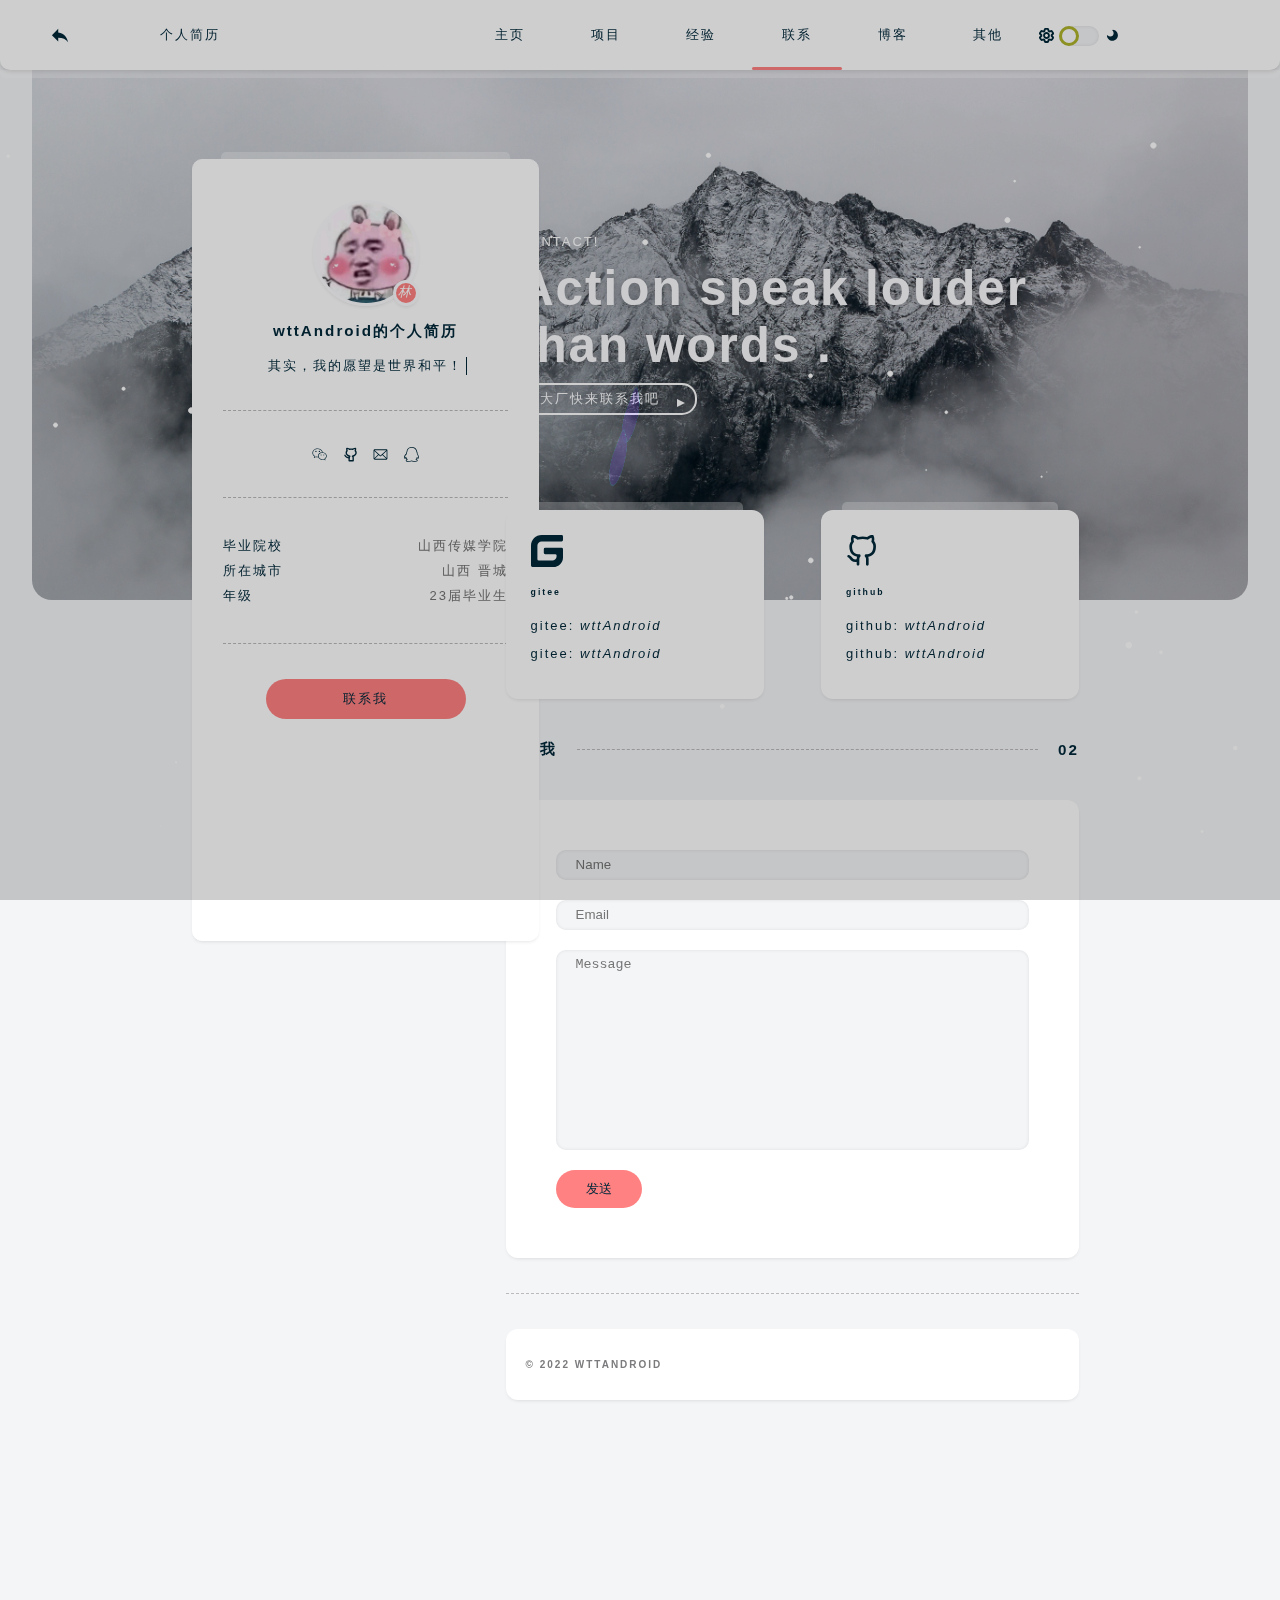
<file: contact.html>
<!DOCTYPE html>
<html lang="en">

<head>
  <meta charset="UTF-8">
  <meta http-equiv="X-UA-Compatible" content="IE=edge">
  <meta name="viewport" content="width=device-width, initial-scale=1.0">
  <title>求职简历</title>
  <link rel="stylesheet" href="./css/base.css">
  <link rel="stylesheet" href="./css/contact.css">
  <script src="./js/jq.js"></script>
</head>
<script>
  function sendEmailEvent() {
    alert('发送成功！')
    $('#emailname').val('')
    $('#emailtext').val('')
    $('#emailtextarea').val('')
  }
</script>

<body>
  <canvas class="canvas-wrap" id="triangle-lost-in-space" resize="true"></canvas>

  <!-- loadding -->
  <div class="lodding-wrap">
    <div class="loadding-div"></div>
  </div>

  <!-- 主要页面 -->
  <div class="box">

    <!-- 顶部栏 -->
    <div class="header borderafter">
      <!-- 返回按钮 -->
      <a style="position: absolute;left:50px;" href="javascript:history.back()">
        <svg t="1649246285004" class="icon" viewBox="0 0 1024 1024" version="1.1" xmlns="http://www.w3.org/2000/svg"
          p-id="3737" width="20" height="20">
          <path
            d="M98 468.9l322.8-322.8v184.4C743.6 376.7 881.9 607.3 928 837.8 812.7 676.4 651.3 602.6 420.8 602.6v189.1L98 468.9z"
            p-id="3738" fill="#254665"></path>
        </svg>
      </a>

      <div class="col">
        <span>个人简历</span>
        <!-- 右边操作栏 -->
        <div class="header-right">
          <!-- 按钮 -->
          <div class="min_menu-wrap" id="minmenu">
            <span class="min_menu"></span>
          </div>
          <!-- 列表 -->
          <div class="menu_list">
            <!-- 栏目 -->
            <ul class="header-nav">
              <li><a href="./index2.html">主页</a></li>
              <li><a href="./home.html">项目</a></li>
              <li><a href="./resume.html">经验</a></li>
              <li class="active"><a href="./contact.html">联系</a></li>
              <li><a href="./blog.html">博客</a></li>
              <li><a href="./live.html">其他</a></li>
            </ul>
            <!-- 开关灯 -->
            <span class="kaig-bottm">
              <svg t="1649159647627" class="icon" viewBox="0 0 1024 1024" version="1.1"
                xmlns="http://www.w3.org/2000/svg" p-id="2250" width="15" height="15">
                <path
                  d="M1008.535135 710.670332l-70.446388 116.386904a112.099975 112.099975 0 0 1-140.572857 43.829042l-69.422645-17.083729c-5.502624 3.1992-11.133217 6.3984-16.763809 9.341665l-18.299425 62.896276C687.335435 981.514621 639.4754 1023.744064 582.657604 1023.744064H441.764828c-56.817796 0-104.677831-42.293427-110.308423-97.703574l-18.299425-62.896276a422.166458 422.166458 0 0 1-16.827793-9.341665l-69.614597 17.083729a112.163959 112.163959 0 0 1-140.508873-43.893026L15.631361 710.542364a107.493127 107.493127 0 0 1 32.43989-144.731817L96.251206 518.910272a410.649338 410.649338 0 0 1 0-14.204448l-48.179955-46.836291a107.365159 107.365159 0 0 1-32.375906-144.731817l70.190452-116.450888a112.099975 112.099975 0 0 1 140.572857-43.893026l69.550612 17.083729c5.566608-3.1992 11.133217-6.3984 16.827794-9.341665l18.299425-62.896276C336.831061 42.229443 384.691096 0 441.508892 0H582.529636c56.817796 0 104.677831 42.293427 110.372407 97.63959l18.235441 62.704324c5.75856 3.007248 11.325169 6.142464 16.827793 9.341665l69.678581-17.083729a112.163959 112.163959 0 0 1 140.508873 43.893026l70.446388 116.514872a107.493127 107.493127 0 0 1-32.375906 144.731817l-48.179955 46.772307a414.616346 414.616346 0 0 1 0 14.204448l48.243939 46.836291c47.092227 31.928018 62.192452 94.952262 32.247938 145.115721z m-213.066733-142.23644l3.391152-31.032242a246.210447 246.210447 0 0 0 0-51.699076l-3.263184-30.904274 93.992502-91.305173-53.554612-88.553862-131.615096 32.311922-23.546113-16.059985a294.134466 294.134466 0 0 0-48.627844-26.809297l-27.513121-11.901025L568.453156 127.968008H455.649356L419.370426 252.736816l-27.705074 11.965009c-16.635841 7.166208-32.951762 16.187953-48.499875 26.745313l-23.610097 15.996001-131.487128-32.247938-53.36266 88.489878 94.056486 91.433141-3.263184 30.968258a247.874031 247.874031 0 0 0 0 51.699076l3.1992 30.904274-93.928518 91.369157 53.554612 88.489878 131.551112-32.311922 23.610097 16.059985c15.292177 10.429393 31.544114 19.451137 48.563859 26.809297l27.577106 11.965009L455.905292 895.776056h112.611848l36.342914-124.768808 27.64109-11.965009c16.699825-7.166208 32.951762-16.187953 48.563859-26.745313l23.546113-15.996001 131.423144 32.247938 53.68258-88.745814-94.184454-91.369157zM512.147232 615.846038c57.329668 0 103.846038-46.516371 103.974006-103.974006 0-57.329668-46.644339-103.974006-103.974006-103.974007S408.173225 454.542364 408.173225 511.872032 454.817564 615.846038 512.147232 615.846038z m0 127.968008c-127.968008 0-231.942014-103.910022-231.942015-231.942014 0-127.968008 103.910022-231.942014 231.942015-231.942015 127.968008 0 231.942014 103.910022 231.942014 232.133967A232.133967 232.133967 0 0 1 512.147232 743.814046z"
                  p-id="2251"></path>
              </svg>
              <!-- 开关按钮 -->
              <span class="my-radio active" id="myRadio">
                <i></i>
              </span>
              <svg t="1649159678284" class="icon" viewBox="0 0 1024 1024" version="1.1"
                xmlns="http://www.w3.org/2000/svg" p-id="3376" width="15" height="15">
                <path
                  d="M505.4 878.6c-196.7 0-358-150.9-374.9-343.1 1-18.6 16.1-33.4 34.9-33.4 10.8 0 20.5 4.8 26.9 12.4 0.2 0.3 0.5 0.1 0.5-0.7 41.6 44.2 100.5 71.9 166.1 71.9 127.1 0 230.1-103 230.1-230.1 0-66.1-28-125.1-72.6-166.8 0.1-0.1 0.5-0.1 0.3-0.3-7-6.5-11.4-15.7-11.4-26.1 0-19 14.9-34.1 33.7-35.3 192.1 17.1 342.9 178.3 342.9 375 0 208-168.5 376.5-376.5 376.5z"
                  p-id="3377"></path>
              </svg>
            </span>
          </div>
        </div>
      </div>
    </div>
    <!-- 顶部导航 -->
    <div class="navigation">
      <div class="nav-titleBox co zz">
        <!-- 占位符 -->
        <div class="co-left"></div>

        <!-- 标题 -->
        <div class="co-right">
          <span class="titleBox-tag">CONTACT!</span>
          <h1>
            Action speak louder than words .
          </h1>
          <a class="buttom navbtn" href="#next-one">大厂快来联系我吧
          </a>
        </div>
      </div>
    </div>

    <!-- 主要修改部分 -->
    <div class="content zz">
      <!-- 占位符 -->
      <div class="co-left">
        <!-- 简历吸盘 -->
        <div class="me-card carbox borderbefore" id="mycard">
          <div class="mecar-title">
            <div class="me-image">
              <span class="status">
                <i>林里谜案</i>
              </span>
              <img src="./img/toux.jpg" alt="">
            </div>
            <h3>wttAndroid的个人简历</h3>
            <p class="me-hover">
              <span>其实，我的愿望是世界和平！</span>
            </p>
          </div>
          <div class="borderbotm"></div>
          <div class="lianxi-list">
            <a title="wx:w1457321681">
              <svg t="1649145899448" class="icon" viewBox="0 0 1024 1024" version="1.1"
                xmlns="http://www.w3.org/2000/svg" p-id="14861" width="15" height="15">
                <path
                  d="M506.942 345.921c25.259 0 42.134-16.916 42.134-42.107 0-25.477-16.848-41.956-42.134-41.956-25.299 0-50.668 16.48-50.668 41.956 0.028 25.204 25.409 42.107 50.668 42.107l0 0zM506.942 345.921zM271.257 261.857c-25.259 0-50.79 16.48-50.79 41.956 0 25.19 25.532 42.107 50.79 42.107 25.163 0 42.012-16.916 42.012-42.107-0.014-25.477-16.834-41.956-42.012-41.956l0 0zM271.257 261.857zM1010.654 615.492c0-133.202-123.563-246.702-275.237-258.512 0.205-1.652 0.301-3.373-0.068-5.092-30.406-141.79-182.886-248.695-354.7-248.695-194.15 0-352.119 135.387-352.119 301.793 0 89.279 45.574 169.725 131.946 233.158l-30.106 90.508c-1.939 5.885-0.177 12.37 4.506 16.452 2.853 2.458 6.445 3.741 10.076 3.741 2.335 0 4.697-0.546 6.867-1.625l113.036-56.565 13.926 2.827c34.802 7.154 64.853 13.353 101.868 13.353 10.895 0 40.878-3.987 43.404-7.182 40.755 101.99 153.094 175.61 285.273 175.61 33.86 0 68.13-8.164 98.891-15.866l87.136 47.636c2.307 1.257 4.847 1.911 7.359 1.911 3.441 0 6.881-1.161 9.639-3.413 4.847-3.932 6.841-10.404 5.038-16.33l-22.255-74.001c74.602-58.955 115.521-129.488 115.521-199.708l0 0zM409.798 665.75c-9.626 0.833-19.388 1.243-29.082 1.243-32.686 0-60.334-5.652-92.31-12.26l-18.582-3.755c-3.195-0.683-6.567-0.245-9.503 1.269l-81.687 40.892 21.231-63.775c2.076-6.24-0.205-13.053-5.57-16.821-82.07-57.207-123.659-126.894-123.659-207.093 0-144.179 139.087-261.516 310.067-261.516 151.142 0 284.959 91.955 312.579 214.261-158.475 2.076-286.706 113.487-286.706 250.32 0 19.893 3.018 39.171 8.11 57.767-1.542-0.382-3.168-0.683-4.887-0.532l0 0zM860.371 788.699c-4.875 3.673-6.935 10.007-5.188 15.852l13.804 45.903-56.647-30.993c-2.157-1.188-4.588-1.803-7.004-1.803-1.188 0-2.389 0.15-3.564 0.464-30.379 7.674-61.822 15.593-92.433 15.593-142.186 0-257.857-97.717-257.857-217.811 0-120.095 115.658-217.771 257.857-217.771 139.469 0 257.325 99.724 257.325 217.771 0 59.87-37.738 121.255-106.291 172.797l0 0zM868.181 797.178zM616.454 506.006c-16.848 0-33.696 16.971-33.696 33.792 0 16.944 16.848 33.669 33.696 33.669 25.313 0 42.038-16.725 42.038-33.669 0-16.848-16.725-33.792-42.038-33.792l0 0zM616.454 506.006zM801.58 506.006c-16.603 0-33.451 16.971-33.451 33.792 0 16.944 16.848 33.669 33.451 33.669 25.231 0 42.257-16.725 42.257-33.669 0-16.848-16.998-33.792-42.257-33.792l0 0zM801.58 506.006z"
                  p-id="14862"></path>
              </svg>
            </a>
            <a title="github:wttAndroid" href="https://gitee.com/wttAndroid">
              <svg t="1649145950732" class="icon" viewBox="0 0 1024 1024" version="1.1"
                xmlns="http://www.w3.org/2000/svg" p-id="16367" width="15" height="15">
                <path
                  d="M695.765333 981.333333h-276.053333c-26.794667 0-47.317333-21.077333-47.317333-48.64V739.84c0-29.184 6.314667-56.746667 17.365333-81.066667-129.365333-48.64-214.528-150.784-214.528-264.277333 0-53.504 17.365333-103.765333 50.474667-147.498667-12.629333-42.154667-15.786667-95.658667-12.629334-157.269333C216.234667 62.122667 236.8 42.666667 261.973333 42.666667c14.208 0 134.101333 1.621333 203.52 64.853333a504.448 504.448 0 0 1 184.533334 0C717.866667 44.288 837.717333 42.666667 853.504 42.666667c25.216 0 45.738667 19.456 47.317333 45.397333 4.693333 61.610667 0 115.114667-12.629333 157.269333C921.301333 290.688 938.666667 340.906667 938.666667 392.832c0 113.493333-85.162667 215.637333-214.528 264.277333a207.786667 207.786667 0 0 1 17.365333 81.066667v192.896c1.578667 27.562667-20.48 50.261333-45.738667 50.261333z m-228.693333-97.28h181.333333V739.84c0-27.562667-12.586667-53.504-33.109333-71.338667-14.165333-11.349333-20.48-30.805333-15.786667-50.261333 4.778667-17.834667 18.944-32.426667 36.309334-35.669333 123.050667-24.32 208.213333-102.144 208.213333-189.696 0-47.018667-25.258667-82.688-45.738667-105.386667-14.208-14.549333-17.365333-35.626667-7.893333-55.082667 6.314667-12.970667 15.786667-40.533333 15.786667-89.173333-39.466667 6.485333-85.205333 19.456-102.528 45.397333-11.093333 16.213333-31.573333 24.32-50.474667 19.456a393.045333 393.045333 0 0 0-194.005333 0c-18.944 4.864-37.888-3.242667-50.474667-19.456-17.365333-25.941333-63.146667-38.912-102.528-45.397333 1.578667 48.64 9.429333 76.202667 15.786667 89.173333 7.850667 17.834667 4.693333 40.533333-7.936 55.082667-20.48 22.698667-45.738667 58.368-45.738667 105.386667 0 87.552 85.205333 163.754667 208.213333 189.696 17.365333 3.242667 31.573333 17.834667 36.266667 35.669333 4.736 17.834667-1.578667 37.290667-15.786667 50.261333a95.104 95.104 0 0 0-33.109333 71.296v144.298667h3.157333z"
                  fill="#172B4D" p-id="16368"></path>
                <path
                  d="M403.968 788.394667c-212.949333 0-309.162667-194.56-313.898667-202.666667-11.050667-24.32-1.578667-53.461333 20.48-64.810667 23.68-11.349333 52.053333-1.621333 63.146667 21.077334 3.114667 6.485333 80.426667 157.269333 241.28 149.162666 26.837333-1.621333 48.896 19.456 48.896 46.976 1.578667 27.562667-18.901333 50.261333-45.738667 50.261334h-14.165333z"
                  fill="#172B4D" p-id="16369"></path>
              </svg>
            </a>
            <a title="email:1457321681@qq.com" href="Mailto:1457321681@qq.com?Subject=邮箱标题&amp;Body=邮箱内容！">
              <svg t="1649145973361" class="icon" viewBox="0 0 1024 1024" version="1.1"
                xmlns="http://www.w3.org/2000/svg" p-id="17271" width="15" height="15">
                <path
                  d="M983.899806 785.385782V224.886223h0.180631l-0.180631-4.696419c-0.180632-5.238314-0.722526-10.476627-1.806315-15.714941-2.890104-25.469042-21.675781-44.977245-45.519139-47.686717H122.287529c-11.741048 0-23.482096 1.625684-34.861881 5.238314-30.346093 10.295996-50.757453 40.100194-50.576821 74.058917v534.849885c-0.361263 21.314518 5.780208 42.087141 17.701887 59.789028l0.361263 0.722526 5.418946 3.973893c18.243782 21.856412 44.977245 34.319986 73.517022 34.500618H904.421944c37.751984 0 70.265655-27.094726 79.477862-66.291763l0.180631-0.541894c0.361263-5.96084 0.361263-11.741048-0.180631-17.701888zM390.16405 547.494091l55.453872 49.854295 43.893456 40.100194c5.418945 5.96084 13.005468 9.57347 21.133886 9.57347 7.947786 0 15.534309-3.431999 21.133886-9.57347l101.153642-91.941436 272.753572 263.721997H126.622685L390.16405 547.494091z m120.119951 30.346092L111.449638 216.03528H115.604163c214.409596-0.903158 703.559711-2.890104 793.875463-0.361263l-399.195625 362.166166z m165.458458-69.72376l251.619686-227.956959v474.518963L675.742459 508.116423z m-328.568707 0.180631L93.205856 760.278003V278.895043l253.967896 229.402011z"
                  p-id="17272"></path>
              </svg>
            </a>
            <a title="QQ:1457321681">
              <svg t="1649146096754" class="icon" viewBox="0 0 1024 1024" version="1.1"
                xmlns="http://www.w3.org/2000/svg" p-id="18277" width="15" height="15">
                <path
                  d="M537.576602 0c345.434577 0 362.285044 329.787714 362.285044 329.787714 52.356809 69.207276 24.072096 131.794725 24.072096 131.794725 168.504671 264.793055 59.578437 341.22196 29.488318 346.638181-29.488318 5.416222-58.374833-32.49733-58.374833-32.49733s-9.628838 37.913551-33.700934 58.374833c87.86315 40.922563 72.216288 92.075767 72.216288 92.075767s-18.655874 154.061414-383.94993 56.569425l-31.293725-5.416222c-350.248996 126.378504-393.578768-43.931575-393.578768-43.931575s-14.443258-71.012683 53.560413-97.491989c-39.718958-24.072096-53.560413-75.2253-53.560413-75.2253s-35.506341 57.77303-81.845126 36.709946C-3.443754 775.723291-31.728467 587.359141 143.997834 451.351799c0 0-25.275701-80.641521 32.49733-128.785713C176.495163 322.566085 192.142025 0 537.576602 0L537.576602 0 537.576602 0zM230.055576 341.22196C153.626672 406.216619 204.779876 471.211278 204.779876 471.211278 36.275204 574.72129 66.365324 742.022357 66.365324 742.022357s27.081108-13.239653 45.736982-52.356809c19.257677-39.117156 48.745994 6.619826 48.745994 6.619826s18.655874 89.066755 74.623497 123.971294c56.569425 34.904539-2.40721 57.171228-2.40721 57.171228s-61.985647 0.601802-56.569425 43.329773c5.416222 42.126168 205.81642 95.084779 325.575097 1.203605l63.791054 8.425234c209.427235 72.81809 312.937247 4.814419 319.557073-8.425234 6.619826-13.239653-31.895527-38.515353-67.401869-53.560413-35.506341-15.04506-44.533377-30.691922-13.239653-51.153204 31.293725-21.063084 43.931575-62.587449 61.985647-105.31542 18.054072-42.72797 45.736982-21.664886 49.347797-9.628838 3.610814 12.036048 29.488318 52.356809 29.488318 52.356809s68.003671-72.216288-73.419893-285.856139c0 0 30.691922-63.791054-21.063084-116.147863 0 0-12.63785-300.299397-320.158876-300.299397C224.639355 52.356809 230.055576 341.22196 230.055576 341.22196L230.055576 341.22196 230.055576 341.22196z"
                  p-id="18278"></path>
              </svg>
            </a>
          </div>
          <div class="borderbotm"></div>
          <div class="mecar-bottm">
            <div>
              <span class="mecarbottm-key">毕业院校</span>
              <span class="mecarbottm-value">山西传媒学院</span>
            </div>
            <div>
              <span class="mecarbottm-key">所在城市</span>
              <span class="mecarbottm-value">山西 晋城</span>
            </div>
            <div>
              <span class="mecarbottm-key">年级</span>
              <span class="mecarbottm-value">23届毕业生</span>
            </div>

          </div>
          <div class="borderbotm"></div>
          <div class="buttom-box ">
            <a class="button" href="Mailto:1457321681@qq.com?Subject=邮箱标题&amp;Body=邮箱内容！">联系我</a>
          </div>
        </div>
      </div>
      <!-- 主要内容部分 -->
      <div class="co-right" id="next-one">
        <div class="content-li li1">
          <div class="li1-box">
            <div class="li1-box-item carbox borderbefore">
              <svg t="1649226330710" class="icon" viewBox="0 0 1024 1024" version="1.1"
                xmlns="http://www.w3.org/2000/svg" p-id="2175" width="32" height="32">
                <path
                  d="M978.467145 409.613653H455.100998v0.011378A45.5101 45.5101 0 0 0 409.590898 455.123753l-0.04551 113.775249a45.5101 45.5101 0 0 0 45.5101 45.521478L773.671696 614.409102a45.5101 45.5101 0 0 1 45.5101 45.5101v22.75505c0 75.398858-61.131442 136.530299-136.530299 136.530299H250.271416a45.5101 45.5101 0 0 1-45.5101-45.5101V341.348503h-0.011377c0-75.398858 61.120064-136.530299 136.530299-136.530299h637.061754v-0.022755a45.5101 45.5101 0 0 0 45.5101-45.487345l0.102398-113.775249H1023.977245a45.5101 45.5101 0 0 0-45.5101-45.532855L341.325748 0.022755C152.822915 0.022755 0 152.84567 0 341.348503v637.141397a45.5101 45.5101 0 0 0 45.5101 45.5101h671.273971c169.661652 0 307.193173-137.531522 307.193174-307.193173V455.123753a45.5101 45.5101 0 0 0-45.5101-45.5101z"
                  p-id="2176"></path>
              </svg>
              <h6>gitee</h6>
              <p>gitee: <i>wttAndroid</i>
              </p>
              <p>gitee: <i>wttAndroid</i></p>
            </div>
            <div class="li1-box-item carbox borderbefore">
              <svg t="1649226472349" class="icon" viewBox="0 0 1024 1024" version="1.1"
                xmlns="http://www.w3.org/2000/svg" p-id="3023" width="32" height="32">
                <path
                  d="M682.215454 981.446137c-25.532318 0-42.553863-17.021545-42.553864-42.553864v-165.960067c4.255386-34.043091-8.510773-59.575409-29.787704-80.852341-12.766159-12.766159-17.021545-29.787704-8.510773-42.553864 4.255386-17.021545 21.276932-25.532318 34.043091-29.787704 123.406204-12.766159 238.301635-55.320023 238.301635-255.323181 0-46.80925-17.021545-93.6185-51.064636-131.916976-12.766159-12.766159-12.766159-29.787704-8.510772-42.553864 12.766159-34.043091 12.766159-68.086182 4.255386-102.129272-21.276932 4.255386-55.320023 17.021545-110.640045 55.320022-8.510773 8.510773-21.276932 8.510773-34.043091 4.255387-89.363113-25.532318-187.236999-25.532318-276.600112 0-12.766159 4.255386-25.532318 4.255386-38.298477-4.255387C307.741455 104.836549 269.442978 92.07039 248.166047 87.815004c-8.510773 34.043091-8.510773 68.086182 4.255386 102.129272 4.255386 17.021545 4.255386 34.043091-8.510773 42.553864-34.043091 38.298477-51.064636 85.107727-51.064636 131.916976 0 200.003158 114.895431 242.557022 238.301635 255.323181 17.021545 0 29.787704 12.766159 34.043091 29.787704 4.255386 17.021545 0 34.043091-8.510773 42.553864-21.276932 21.276932-29.787704 46.80925-29.787704 76.596954v165.960068c0 25.532318-17.021545 42.553863-42.553863 42.553863s-42.553863-17.021545-42.553864-42.553863v-72.341568c-127.66159 21.276932-182.981613-51.064636-221.28009-97.873886-17.021545-21.276932-29.787704-38.298477-46.80925-42.553864-21.276932-4.255386-38.298477-29.787704-29.787704-51.064636 4.255386-21.276932 29.787704-38.298477 51.064636-29.787704 42.553863 12.766159 68.086182 42.553863 93.6185 72.341568 34.043091 46.80925 63.830795 80.852341 153.193908 63.830795v-4.255386c0-25.532318 4.255386-55.320023 12.766159-76.596955-119.150818-25.532318-246.812408-102.129272-246.812408-327.664748 0-63.830795 21.276932-123.406204 59.575409-170.215454-17.021545-59.575409-12.766159-114.895431 12.766159-170.215454 4.255386-12.766159 12.766159-21.276932 25.532318-25.532318 17.021545-4.255386 72.341568-12.766159 187.236999 59.575409 93.6185-21.276932 191.492386-21.276932 280.855499 0 110.640045-72.341568 170.215454-63.830795 187.236999-59.575409 12.766159 4.255386 21.276932 12.766159 25.532319 25.532318 21.276932 55.320023 25.532318 110.640045 12.766159 165.960067 38.298477 46.80925 59.575409 106.384659 59.575408 170.215454 0 242.557022-144.683136 306.387817-246.812408 331.920135 8.510773 25.532318 12.766159 55.320023 12.766159 80.852341V938.892273c0 25.532318-17.021545 42.553863-42.553863 42.553864z"
                  p-id="3024"></path>
              </svg>
              <h6>github</h6>
              <p>github: <i>wttAndroid</i>
              </p>
              <p>github: <i>wttAndroid</i></p>
            </div>
          </div>
        </div>
        <div class="content-li li2">
          <h3>
            <span>联系我
            </span>
            <div class="borderbotm"></div>
            <span>02</span>
          </h3>
          <div class="li2-box carbox">
            <input id="emailname" type="text" placeholder="Name">
            <input id="emailtext" type="text" placeholder="Email">
            <textarea id="emailtextarea" name="" id="" cols="30" rows="10" placeholder="Message"></textarea>
            <button class="buttonsty" onclick="sendEmailEvent()">发送</button>
          </div>
        </div>
        <div class="borderbotm"></div>
        <div class="carbox copybottm">
          © 2022 wttandroid
        </div>
      </div>
    </div>
</body>

<script src="./js/base.js"></script>
<script type="text/javascript" src="./js/paper-full.min.js"></script>
<script type="text/javascript" src="./js/canvas.js"></script>

</html>
</file>
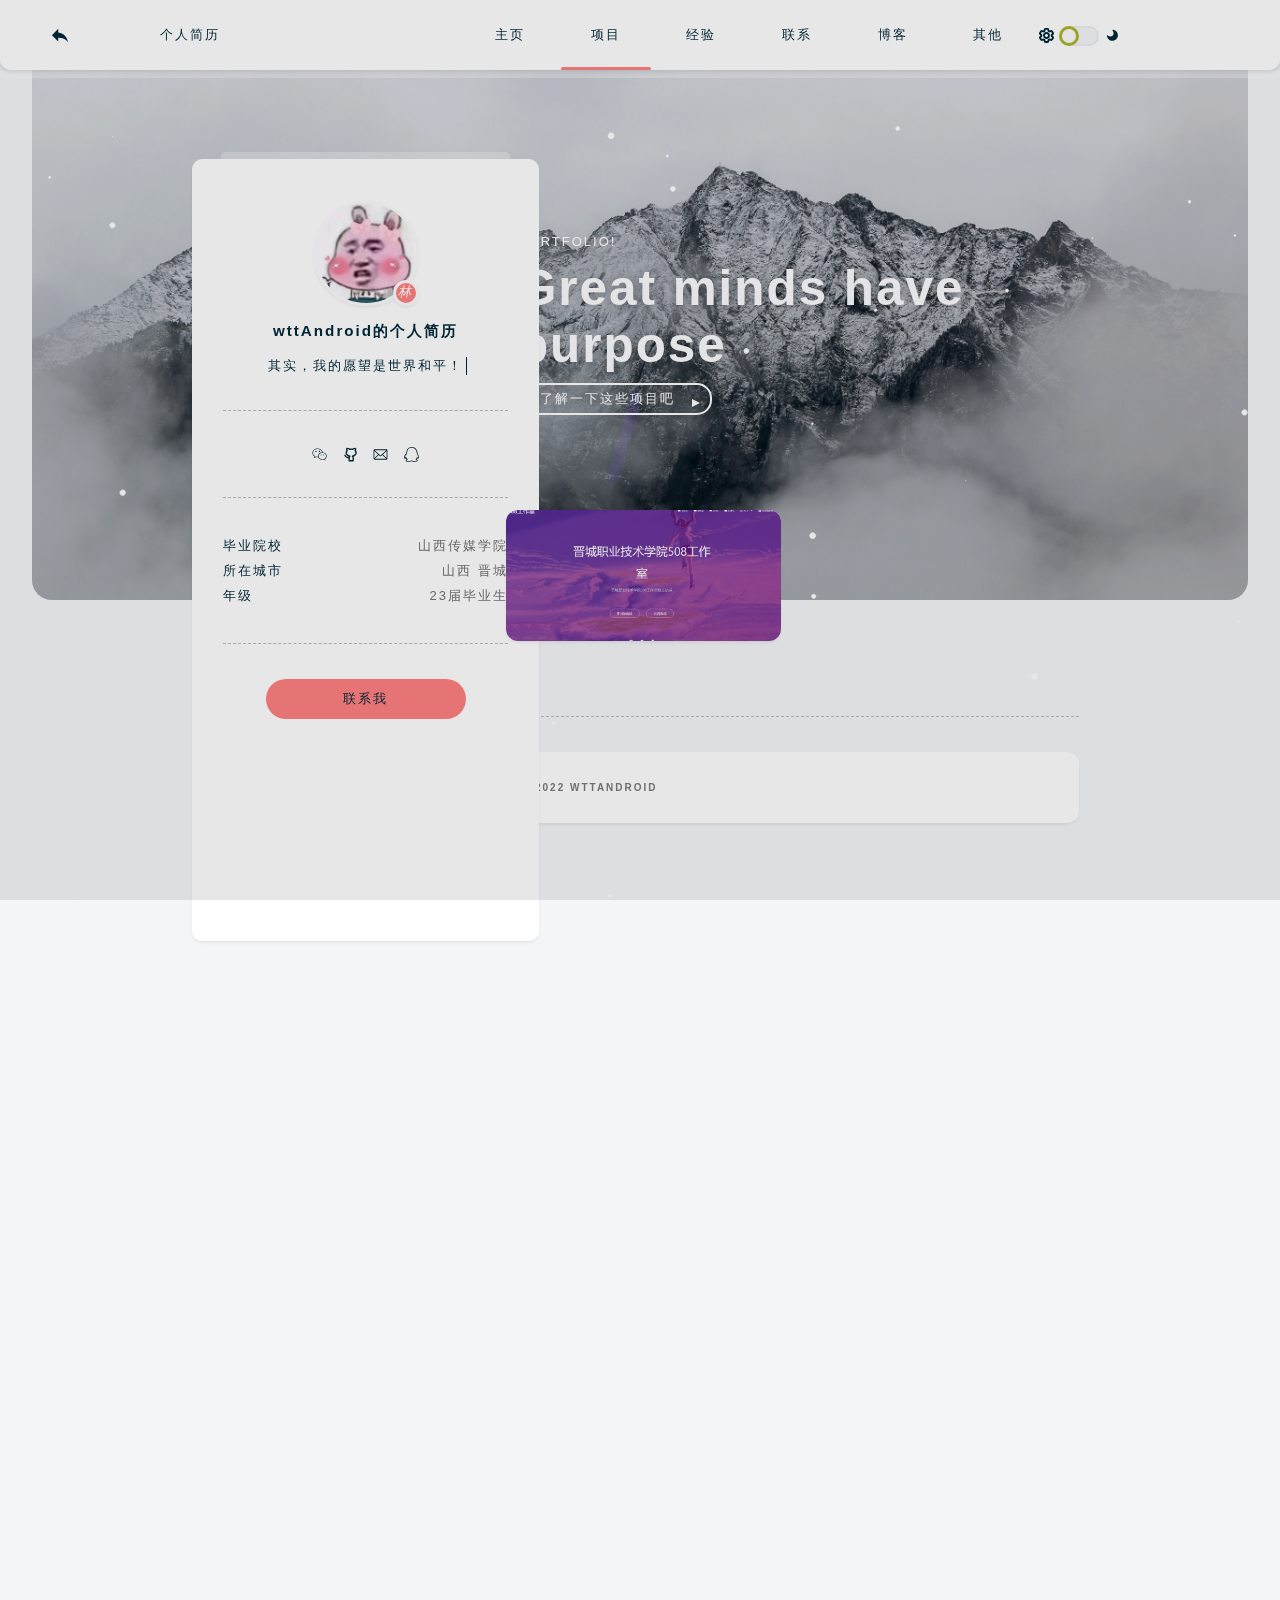
<file: home.html>
<!DOCTYPE html>
<html lang="en">

<head>
  <meta charset="UTF-8">
  <meta http-equiv="X-UA-Compatible" content="IE=edge">
  <meta name="viewport" content="width=device-width, initial-scale=1.0">
  <title>求职简历</title>
  <link rel="stylesheet" href="./css/base.css">
  <script src="./js/jq.js"></script>
  <script type="text/javascript">
    ;window.NREUM||(NREUM={});NREUM.init={distributed_tracing:{enabled:true},privacy:{cookies_enabled:true},ajax:{deny_list:["bam.nr-data.net"]}};
    
    ;NREUM.loader_config={accountID:"6191154",trustKey:"6191154",agentID:"601514234",licenseKey:"NRJS-0541922397ce6b13743",applicationID:"601514234"};
    ;NREUM.info={beacon:"bam.nr-data.net",errorBeacon:"bam.nr-data.net",licenseKey:"NRJS-0541922397ce6b13743",applicationID:"601514234",sa:1};
    ;/*! For license information please see nr-loader-spa-1.273.1.min.js.LICENSE.txt */
    (()=>{var e,t,r={8122:(e,t,r)=>{"use strict";r.d(t,{a:()=>i});var n=r(944);function i(e,t){try{if(!e||"object"!=typeof e)return(0,n.R)(3);if(!t||"object"!=typeof t)return(0,n.R)(4);const r=Object.create(Object.getPrototypeOf(t),Object.getOwnPropertyDescriptors(t)),o=0===Object.keys(r).length?e:r;for(let a in o)if(void 0!==e[a])try{if(null===e[a]){r[a]=null;continue}Array.isArray(e[a])&&Array.isArray(t[a])?r[a]=Array.from(new Set([...e[a],...t[a]])):"object"==typeof e[a]&&"object"==typeof t[a]?r[a]=i(e[a],t[a]):r[a]=e[a]}catch(e){(0,n.R)(1,e)}return r}catch(e){(0,n.R)(2,e)}}},2555:(e,t,r)=>{"use strict";r.d(t,{Vp:()=>c,fn:()=>s,x1:()=>u});var n=r(384),i=r(8122);const o={beacon:n.NT.beacon,errorBeacon:n.NT.errorBeacon,licenseKey:void 0,applicationID:void 0,sa:void 0,queueTime:void 0,applicationTime:void 0,ttGuid:void 0,user:void 0,account:void 0,product:void 0,extra:void 0,jsAttributes:{},userAttributes:void 0,atts:void 0,transactionName:void 0,tNamePlain:void 0},a={};function s(e){try{const t=c(e);return!!t.licenseKey&&!!t.errorBeacon&&!!t.applicationID}catch(e){return!1}}function c(e){if(!e)throw new Error("All info objects require an agent identifier!");if(!a[e])throw new Error("Info for ".concat(e," was never set"));return a[e]}function u(e,t){if(!e)throw new Error("All info objects require an agent identifier!");a[e]=(0,i.a)(t,o);const r=(0,n.nY)(e);r&&(r.info=a[e])}},9417:(e,t,r)=>{"use strict";r.d(t,{D0:()=>h,gD:()=>g,xN:()=>p});var n=r(993);const i=e=>{if(!e||"string"!=typeof e)return!1;try{document.createDocumentFragment().querySelector(e)}catch{return!1}return!0};var o=r(2614),a=r(944),s=r(384),c=r(8122);const u="[data-nr-mask]",d=()=>{const e={mask_selector:"*",block_selector:"[data-nr-block]",mask_input_options:{color:!1,date:!1,"datetime-local":!1,email:!1,month:!1,number:!1,range:!1,search:!1,tel:!1,text:!1,time:!1,url:!1,week:!1,textarea:!1,select:!1,password:!0}};return{ajax:{deny_list:void 0,block_internal:!0,enabled:!0,harvestTimeSeconds:10,autoStart:!0},distributed_tracing:{enabled:void 0,exclude_newrelic_header:void 0,cors_use_newrelic_header:void 0,cors_use_tracecontext_headers:void 0,allowed_origins:void 0},feature_flags:[],generic_events:{enabled:!0,harvestTimeSeconds:30,autoStart:!0},harvest:{tooManyRequestsDelay:60},jserrors:{enabled:!0,harvestTimeSeconds:10,autoStart:!0},logging:{enabled:!0,harvestTimeSeconds:10,autoStart:!0,level:n.p_.INFO},metrics:{enabled:!0,autoStart:!0},obfuscate:void 0,page_action:{enabled:!0},page_view_event:{enabled:!0,autoStart:!0},page_view_timing:{enabled:!0,harvestTimeSeconds:30,autoStart:!0},performance:{capture_marks:!1,capture_measures:!1},privacy:{cookies_enabled:!0},proxy:{assets:void 0,beacon:void 0},session:{expiresMs:o.wk,inactiveMs:o.BB},session_replay:{autoStart:!0,enabled:!1,harvestTimeSeconds:60,preload:!1,sampling_rate:10,error_sampling_rate:100,collect_fonts:!1,inline_images:!1,fix_stylesheets:!0,mask_all_inputs:!0,get mask_text_selector(){return e.mask_selector},set mask_text_selector(t){i(t)?e.mask_selector="".concat(t,",").concat(u):""===t||null===t?e.mask_selector=u:(0,a.R)(5,t)},get block_class(){return"nr-block"},get ignore_class(){return"nr-ignore"},get mask_text_class(){return"nr-mask"},get block_selector(){return e.block_selector},set block_selector(t){i(t)?e.block_selector+=",".concat(t):""!==t&&(0,a.R)(6,t)},get mask_input_options(){return e.mask_input_options},set mask_input_options(t){t&&"object"==typeof t?e.mask_input_options={...t,password:!0}:(0,a.R)(7,t)}},session_trace:{enabled:!0,harvestTimeSeconds:10,autoStart:!0},soft_navigations:{enabled:!0,harvestTimeSeconds:10,autoStart:!0},spa:{enabled:!0,harvestTimeSeconds:10,autoStart:!0},ssl:void 0,user_actions:{enabled:!0}}},l={},f="All configuration objects require an agent identifier!";function h(e){if(!e)throw new Error(f);if(!l[e])throw new Error("Configuration for ".concat(e," was never set"));return l[e]}function p(e,t){if(!e)throw new Error(f);l[e]=(0,c.a)(t,d());const r=(0,s.nY)(e);r&&(r.init=l[e])}function g(e,t){if(!e)throw new Error(f);var r=h(e);if(r){for(var n=t.split("."),i=0;i<n.length-1;i++)if("object"!=typeof(r=r[n[i]]))return;r=r[n[n.length-1]]}return r}},5603:(e,t,r)=>{"use strict";r.d(t,{a:()=>c,o:()=>s});var n=r(384),i=r(8122);const o={accountID:void 0,trustKey:void 0,agentID:void 0,licenseKey:void 0,applicationID:void 0,xpid:void 0},a={};function s(e){if(!e)throw new Error("All loader-config objects require an agent identifier!");if(!a[e])throw new Error("LoaderConfig for ".concat(e," was never set"));return a[e]}function c(e,t){if(!e)throw new Error("All loader-config objects require an agent identifier!");a[e]=(0,i.a)(t,o);const r=(0,n.nY)(e);r&&(r.loader_config=a[e])}},3371:(e,t,r)=>{"use strict";r.d(t,{V:()=>f,f:()=>l});var n=r(8122),i=r(384),o=r(6154),a=r(9324);let s=0;const c={buildEnv:a.F3,distMethod:a.Xs,version:a.xv,originTime:o.WN},u={customTransaction:void 0,disabled:!1,isolatedBacklog:!1,loaderType:void 0,maxBytes:3e4,onerror:void 0,ptid:void 0,releaseIds:{},appMetadata:{},session:void 0,denyList:void 0,timeKeeper:void 0,obfuscator:void 0},d={};function l(e){if(!e)throw new Error("All runtime objects require an agent identifier!");if(!d[e])throw new Error("Runtime for ".concat(e," was never set"));return d[e]}function f(e,t){if(!e)throw new Error("All runtime objects require an agent identifier!");d[e]={...(0,n.a)(t,u),...c},Object.hasOwnProperty.call(d[e],"harvestCount")||Object.defineProperty(d[e],"harvestCount",{get:()=>++s});const r=(0,i.nY)(e);r&&(r.runtime=d[e])}},9324:(e,t,r)=>{"use strict";r.d(t,{F3:()=>i,Xs:()=>o,Yq:()=>a,xv:()=>n});const n="1.273.1",i="PROD",o="CDN",a="2.0.0-alpha.12"},6154:(e,t,r)=>{"use strict";r.d(t,{A4:()=>s,OF:()=>d,RI:()=>i,WN:()=>h,bv:()=>o,gm:()=>a,lR:()=>f,m:()=>u,mw:()=>c,sb:()=>l});var n=r(1863);const i="undefined"!=typeof window&&!!window.document,o="undefined"!=typeof WorkerGlobalScope&&("undefined"!=typeof self&&self instanceof WorkerGlobalScope&&self.navigator instanceof WorkerNavigator||"undefined"!=typeof globalThis&&globalThis instanceof WorkerGlobalScope&&globalThis.navigator instanceof WorkerNavigator),a=i?window:"undefined"!=typeof WorkerGlobalScope&&("undefined"!=typeof self&&self instanceof WorkerGlobalScope&&self||"undefined"!=typeof globalThis&&globalThis instanceof WorkerGlobalScope&&globalThis),s="complete"===a?.document?.readyState,c=Boolean("hidden"===a?.document?.visibilityState),u=""+a?.location,d=/iPad|iPhone|iPod/.test(a.navigator?.userAgent),l=d&&"undefined"==typeof SharedWorker,f=(()=>{const e=a.navigator?.userAgent?.match(/Firefox[/\s](\d+\.\d+)/);return Array.isArray(e)&&e.length>=2?+e[1]:0})(),h=Date.now()-(0,n.t)()},7295:(e,t,r)=>{"use strict";r.d(t,{Xv:()=>a,gX:()=>i,iW:()=>o});var n=[];function i(e){if(!e||o(e))return!1;if(0===n.length)return!0;for(var t=0;t<n.length;t++){var r=n[t];if("*"===r.hostname)return!1;if(s(r.hostname,e.hostname)&&c(r.pathname,e.pathname))return!1}return!0}function o(e){return void 0===e.hostname}function a(e){if(n=[],e&&e.length)for(var t=0;t<e.length;t++){let r=e[t];if(!r)continue;0===r.indexOf("http://")?r=r.substring(7):0===r.indexOf("https://")&&(r=r.substring(8));const i=r.indexOf("/");let o,a;i>0?(o=r.substring(0,i),a=r.substring(i)):(o=r,a="");let[s]=o.split(":");n.push({hostname:s,pathname:a})}}function s(e,t){return!(e.length>t.length)&&t.indexOf(e)===t.length-e.length}function c(e,t){return 0===e.indexOf("/")&&(e=e.substring(1)),0===t.indexOf("/")&&(t=t.substring(1)),""===e||e===t}},1687:(e,t,r)=>{"use strict";r.d(t,{Ak:()=>c,Ze:()=>l,x3:()=>u});var n=r(7836),i=r(3606),o=r(860),a=r(2646);const s={};function c(e,t){const r={staged:!1,priority:o.P3[t]||0};d(e),s[e].get(t)||s[e].set(t,r)}function u(e,t){e&&s[e]&&(s[e].get(t)&&s[e].delete(t),h(e,t,!1),s[e].size&&f(e))}function d(e){if(!e)throw new Error("agentIdentifier required");s[e]||(s[e]=new Map)}function l(e="",t="feature",r=!1){if(d(e),!e||!s[e].get(t)||r)return h(e,t);s[e].get(t).staged=!0,f(e)}function f(e){const t=Array.from(s[e]);t.every((([e,t])=>t.staged))&&(t.sort(((e,t)=>e[1].priority-t[1].priority)),t.forEach((([t])=>{s[e].delete(t),h(e,t)})))}function h(e,t,r=!0){const o=e?n.ee.get(e):n.ee,s=i.i.handlers;if(!o.aborted&&o.backlog&&s){if(r){const e=o.backlog[t],r=s[t];if(r){for(let t=0;e&&t<e.length;++t)p(e[t],r);Object.entries(r).forEach((([e,t])=>{Object.values(t||{}).forEach((t=>{t[0]?.on&&t[0]?.context()instanceof a.y&&t[0].on(e,t[1])}))}))}}o.isolatedBacklog||delete s[t],o.backlog[t]=null,o.emit("drain-"+t,[])}}function p(e,t){var r=e[1];Object.values(t[r]||{}).forEach((t=>{var r=e[0];if(t[0]===r){var n=t[1],i=e[3],o=e[2];n.apply(i,o)}}))}},7836:(e,t,r)=>{"use strict";r.d(t,{P:()=>c,ee:()=>u});var n=r(384),i=r(8990),o=r(3371),a=r(2646),s=r(5607);const c="nr@context:".concat(s.W),u=function e(t,r){var n={},s={},d={},l=!1;try{l=16===r.length&&(0,o.f)(r).isolatedBacklog}catch(e){}var f={on:p,addEventListener:p,removeEventListener:function(e,t){var r=n[e];if(!r)return;for(var i=0;i<r.length;i++)r[i]===t&&r.splice(i,1)},emit:function(e,r,n,i,o){!1!==o&&(o=!0);if(u.aborted&&!i)return;t&&o&&t.emit(e,r,n);for(var a=h(n),c=g(e),d=c.length,l=0;l<d;l++)c[l].apply(a,r);var p=v()[s[e]];p&&p.push([f,e,r,a]);return a},get:m,listeners:g,context:h,buffer:function(e,t){const r=v();if(t=t||"feature",f.aborted)return;Object.entries(e||{}).forEach((([e,n])=>{s[n]=t,t in r||(r[t]=[])}))},abort:function(){f._aborted=!0,Object.keys(f.backlog).forEach((e=>{delete f.backlog[e]}))},isBuffering:function(e){return!!v()[s[e]]},debugId:r,backlog:l?{}:t&&"object"==typeof t.backlog?t.backlog:{},isolatedBacklog:l};return Object.defineProperty(f,"aborted",{get:()=>{let e=f._aborted||!1;return e||(t&&(e=t.aborted),e)}}),f;function h(e){return e&&e instanceof a.y?e:e?(0,i.I)(e,c,(()=>new a.y(c))):new a.y(c)}function p(e,t){n[e]=g(e).concat(t)}function g(e){return n[e]||[]}function m(t){return d[t]=d[t]||e(f,t)}function v(){return f.backlog}}(void 0,"globalEE"),d=(0,n.Zm)();d.ee||(d.ee=u)},2646:(e,t,r)=>{"use strict";r.d(t,{y:()=>n});class n{constructor(e){this.contextId=e}}},9908:(e,t,r)=>{"use strict";r.d(t,{d:()=>n,p:()=>i});var n=r(7836).ee.get("handle");function i(e,t,r,i,o){o?(o.buffer([e],i),o.emit(e,t,r)):(n.buffer([e],i),n.emit(e,t,r))}},3606:(e,t,r)=>{"use strict";r.d(t,{i:()=>o});var n=r(9908);o.on=a;var i=o.handlers={};function o(e,t,r,o){a(o||n.d,i,e,t,r)}function a(e,t,r,i,o){o||(o="feature"),e||(e=n.d);var a=t[o]=t[o]||{};(a[r]=a[r]||[]).push([e,i])}},3878:(e,t,r)=>{"use strict";function n(e,t){return{capture:e,passive:!1,signal:t}}function i(e,t,r=!1,i){window.addEventListener(e,t,n(r,i))}function o(e,t,r=!1,i){document.addEventListener(e,t,n(r,i))}r.d(t,{DD:()=>o,jT:()=>n,sp:()=>i})},5607:(e,t,r)=>{"use strict";r.d(t,{W:()=>n});const n=(0,r(9566).bz)()},9566:(e,t,r)=>{"use strict";r.d(t,{LA:()=>s,ZF:()=>c,bz:()=>a,el:()=>u});var n=r(6154);const i="xxxxxxxx-xxxx-4xxx-yxxx-xxxxxxxxxxxx";function o(e,t){return e?15&e[t]:16*Math.random()|0}function a(){const e=n.gm?.crypto||n.gm?.msCrypto;let t,r=0;return e&&e.getRandomValues&&(t=e.getRandomValues(new Uint8Array(30))),i.split("").map((e=>"x"===e?o(t,r++).toString(16):"y"===e?(3&o()|8).toString(16):e)).join("")}function s(e){const t=n.gm?.crypto||n.gm?.msCrypto;let r,i=0;t&&t.getRandomValues&&(r=t.getRandomValues(new Uint8Array(e)));const a=[];for(var s=0;s<e;s++)a.push(o(r,i++).toString(16));return a.join("")}function c(){return s(16)}function u(){return s(32)}},2614:(e,t,r)=>{"use strict";r.d(t,{BB:()=>a,H3:()=>n,g:()=>u,iL:()=>c,tS:()=>s,uh:()=>i,wk:()=>o});const n="NRBA",i="SESSION",o=144e5,a=18e5,s={STARTED:"session-started",PAUSE:"session-pause",RESET:"session-reset",RESUME:"session-resume",UPDATE:"session-update"},c={SAME_TAB:"same-tab",CROSS_TAB:"cross-tab"},u={OFF:0,FULL:1,ERROR:2}},1863:(e,t,r)=>{"use strict";function n(){return Math.floor(performance.now())}r.d(t,{t:()=>n})},7485:(e,t,r)=>{"use strict";r.d(t,{D:()=>i});var n=r(6154);function i(e){if(0===(e||"").indexOf("data:"))return{protocol:"data"};try{const t=new URL(e,location.href),r={port:t.port,hostname:t.hostname,pathname:t.pathname,search:t.search,protocol:t.protocol.slice(0,t.protocol.indexOf(":")),sameOrigin:t.protocol===n.gm?.location?.protocol&&t.host===n.gm?.location?.host};return r.port&&""!==r.port||("http:"===t.protocol&&(r.port="80"),"https:"===t.protocol&&(r.port="443")),r.pathname&&""!==r.pathname?r.pathname.startsWith("/")||(r.pathname="/".concat(r.pathname)):r.pathname="/",r}catch(e){return{}}}},944:(e,t,r)=>{"use strict";function n(e,t){"function"==typeof console.debug&&console.debug("New Relic Warning: https://github.com/newrelic/newrelic-browser-agent/blob/main/docs/warning-codes.md#".concat(e),t)}r.d(t,{R:()=>n})},5284:(e,t,r)=>{"use strict";r.d(t,{t:()=>c,B:()=>s});var n=r(7836),i=r(6154);const o="newrelic";const a=new Set,s={};function c(e,t){const r=n.ee.get(t);s[t]??={},e&&"object"==typeof e&&(a.has(t)||(r.emit("rumresp",[e]),s[t]=e,a.add(t),function(e={}){try{i.gm.dispatchEvent(new CustomEvent(o,{detail:e}))}catch(e){}}({loaded:!0})))}},8990:(e,t,r)=>{"use strict";r.d(t,{I:()=>i});var n=Object.prototype.hasOwnProperty;function i(e,t,r){if(n.call(e,t))return e[t];var i=r();if(Object.defineProperty&&Object.keys)try{return Object.defineProperty(e,t,{value:i,writable:!0,enumerable:!1}),i}catch(e){}return e[t]=i,i}},6389:(e,t,r)=>{"use strict";function n(e,t=500,r={}){const n=r?.leading||!1;let i;return(...r)=>{n&&void 0===i&&(e.apply(this,r),i=setTimeout((()=>{i=clearTimeout(i)}),t)),n||(clearTimeout(i),i=setTimeout((()=>{e.apply(this,r)}),t))}}function i(e){let t=!1;return(...r)=>{t||(t=!0,e.apply(this,r))}}r.d(t,{J:()=>i,s:()=>n})},3304:(e,t,r)=>{"use strict";r.d(t,{A:()=>o});var n=r(7836);const i=()=>{const e=new WeakSet;return(t,r)=>{if("object"==typeof r&&null!==r){if(e.has(r))return;e.add(r)}return r}};function o(e){try{return JSON.stringify(e,i())??""}catch(e){try{n.ee.emit("internal-error",[e])}catch(e){}return""}}},5289:(e,t,r)=>{"use strict";r.d(t,{GG:()=>o,sB:()=>a});var n=r(3878);function i(){return"undefined"==typeof document||"complete"===document.readyState}function o(e,t){if(i())return e();(0,n.sp)("load",e,t)}function a(e){if(i())return e();(0,n.DD)("DOMContentLoaded",e)}},384:(e,t,r)=>{"use strict";r.d(t,{NT:()=>o,US:()=>d,Zm:()=>a,bQ:()=>c,dV:()=>s,nY:()=>u,pV:()=>l});var n=r(6154),i=r(1863);const o={beacon:"bam.nr-data.net",errorBeacon:"bam.nr-data.net"};function a(){return n.gm.NREUM||(n.gm.NREUM={}),void 0===n.gm.newrelic&&(n.gm.newrelic=n.gm.NREUM),n.gm.NREUM}function s(){let e=a();return e.o||(e.o={ST:n.gm.setTimeout,SI:n.gm.setImmediate,CT:n.gm.clearTimeout,XHR:n.gm.XMLHttpRequest,REQ:n.gm.Request,EV:n.gm.Event,PR:n.gm.Promise,MO:n.gm.MutationObserver,FETCH:n.gm.fetch,WS:n.gm.WebSocket}),e}function c(e,t){let r=a();r.initializedAgents??={},t.initializedAt={ms:(0,i.t)(),date:new Date},r.initializedAgents[e]=t}function u(e){let t=a();return t.initializedAgents?.[e]}function d(e,t){a()[e]=t}function l(){return function(){let e=a();const t=e.info||{};e.info={beacon:o.beacon,errorBeacon:o.errorBeacon,...t}}(),function(){let e=a();const t=e.init||{};e.init={...t}}(),s(),function(){let e=a();const t=e.loader_config||{};e.loader_config={...t}}(),a()}},2843:(e,t,r)=>{"use strict";r.d(t,{u:()=>i});var n=r(3878);function i(e,t=!1,r,i){(0,n.DD)("visibilitychange",(function(){if(t)return void("hidden"===document.visibilityState&&e());e(document.visibilityState)}),r,i)}},8139:(e,t,r)=>{"use strict";r.d(t,{u:()=>f});var n=r(7836),i=r(3434),o=r(8990),a=r(6154);const s={},c=a.gm.XMLHttpRequest,u="addEventListener",d="removeEventListener",l="nr@wrapped:".concat(n.P);function f(e){var t=function(e){return(e||n.ee).get("events")}(e);if(s[t.debugId]++)return t;s[t.debugId]=1;var r=(0,i.YM)(t,!0);function f(e){r.inPlace(e,[u,d],"-",p)}function p(e,t){return e[1]}return"getPrototypeOf"in Object&&(a.RI&&h(document,f),h(a.gm,f),h(c.prototype,f)),t.on(u+"-start",(function(e,t){var n=e[1];if(null!==n&&("function"==typeof n||"object"==typeof n)){var i=(0,o.I)(n,l,(function(){var e={object:function(){if("function"!=typeof n.handleEvent)return;return n.handleEvent.apply(n,arguments)},function:n}[typeof n];return e?r(e,"fn-",null,e.name||"anonymous"):n}));this.wrapped=e[1]=i}})),t.on(d+"-start",(function(e){e[1]=this.wrapped||e[1]})),t}function h(e,t,...r){let n=e;for(;"object"==typeof n&&!Object.prototype.hasOwnProperty.call(n,u);)n=Object.getPrototypeOf(n);n&&t(n,...r)}},3434:(e,t,r)=>{"use strict";r.d(t,{Jt:()=>o,YM:()=>c});var n=r(7836),i=r(5607);const o="nr@original:".concat(i.W);var a=Object.prototype.hasOwnProperty,s=!1;function c(e,t){return e||(e=n.ee),r.inPlace=function(e,t,n,i,o){n||(n="");const a="-"===n.charAt(0);for(let s=0;s<t.length;s++){const c=t[s],u=e[c];d(u)||(e[c]=r(u,a?c+n:n,i,c,o))}},r.flag=o,r;function r(t,r,n,s,c){return d(t)?t:(r||(r=""),nrWrapper[o]=t,function(e,t,r){if(Object.defineProperty&&Object.keys)try{return Object.keys(e).forEach((function(r){Object.defineProperty(t,r,{get:function(){return e[r]},set:function(t){return e[r]=t,t}})})),t}catch(e){u([e],r)}for(var n in e)a.call(e,n)&&(t[n]=e[n])}(t,nrWrapper,e),nrWrapper);function nrWrapper(){var o,a,d,l;try{a=this,o=[...arguments],d="function"==typeof n?n(o,a):n||{}}catch(t){u([t,"",[o,a,s],d],e)}i(r+"start",[o,a,s],d,c);try{return l=t.apply(a,o)}catch(e){throw i(r+"err",[o,a,e],d,c),e}finally{i(r+"end",[o,a,l],d,c)}}}function i(r,n,i,o){if(!s||t){var a=s;s=!0;try{e.emit(r,n,i,t,o)}catch(t){u([t,r,n,i],e)}s=a}}}function u(e,t){t||(t=n.ee);try{t.emit("internal-error",e)}catch(e){}}function d(e){return!(e&&"function"==typeof e&&e.apply&&!e[o])}},9300:(e,t,r)=>{"use strict";r.d(t,{T:()=>n});const n=r(860).K7.ajax},3333:(e,t,r)=>{"use strict";r.d(t,{TZ:()=>n,Zp:()=>i,mq:()=>s,nf:()=>a,qN:()=>o});const n=r(860).K7.genericEvents,i=["auxclick","click","copy","keydown","paste","scrollend"],o=["focus","blur"],a=4,s=1e3},6774:(e,t,r)=>{"use strict";r.d(t,{T:()=>n});const n=r(860).K7.jserrors},993:(e,t,r)=>{"use strict";r.d(t,{ET:()=>o,TZ:()=>a,p_:()=>i});var n=r(860);const i={ERROR:"ERROR",WARN:"WARN",INFO:"INFO",DEBUG:"DEBUG",TRACE:"TRACE"},o="log",a=n.K7.logging},3785:(e,t,r)=>{"use strict";r.d(t,{R:()=>c,b:()=>u});var n=r(9908),i=r(1863),o=r(860),a=r(3969),s=r(993);function c(e,t,r={},c=s.p_.INFO){(0,n.p)(a.xV,["API/logging/".concat(c.toLowerCase(),"/called")],void 0,o.K7.metrics,e),(0,n.p)(s.ET,[(0,i.t)(),t,r,c],void 0,o.K7.logging,e)}function u(e){return"string"==typeof e&&Object.values(s.p_).some((t=>t===e.toUpperCase().trim()))}},3969:(e,t,r)=>{"use strict";r.d(t,{TZ:()=>n,XG:()=>s,rs:()=>i,xV:()=>a,z_:()=>o});const n=r(860).K7.metrics,i="sm",o="cm",a="storeSupportabilityMetrics",s="storeEventMetrics"},6630:(e,t,r)=>{"use strict";r.d(t,{T:()=>n});const n=r(860).K7.pageViewEvent},782:(e,t,r)=>{"use strict";r.d(t,{T:()=>n});const n=r(860).K7.pageViewTiming},6344:(e,t,r)=>{"use strict";r.d(t,{BB:()=>d,G4:()=>o,Qb:()=>l,TZ:()=>i,Ug:()=>a,_s:()=>s,bc:()=>u,yP:()=>c});var n=r(2614);const i=r(860).K7.sessionReplay,o={RECORD:"recordReplay",PAUSE:"pauseReplay",REPLAY_RUNNING:"replayRunning",ERROR_DURING_REPLAY:"errorDuringReplay"},a=.12,s={DomContentLoaded:0,Load:1,FullSnapshot:2,IncrementalSnapshot:3,Meta:4,Custom:5},c={[n.g.ERROR]:15e3,[n.g.FULL]:3e5,[n.g.OFF]:0},u={RESET:{message:"Session was reset",sm:"Reset"},IMPORT:{message:"Recorder failed to import",sm:"Import"},TOO_MANY:{message:"429: Too Many Requests",sm:"Too-Many"},TOO_BIG:{message:"Payload was too large",sm:"Too-Big"},CROSS_TAB:{message:"Session Entity was set to OFF on another tab",sm:"Cross-Tab"},ENTITLEMENTS:{message:"Session Replay is not allowed and will not be started",sm:"Entitlement"}},d=5e3,l={API:"api"}},5270:(e,t,r)=>{"use strict";r.d(t,{Aw:()=>c,CT:()=>u,SR:()=>s});var n=r(384),i=r(9417),o=r(7767),a=r(6154);function s(e){return!!(0,n.dV)().o.MO&&(0,o.V)(e)&&!0===(0,i.gD)(e,"session_trace.enabled")}function c(e){return!0===(0,i.gD)(e,"session_replay.preload")&&s(e)}function u(e,t){const r=t.correctAbsoluteTimestamp(e);return{originalTimestamp:e,correctedTimestamp:r,timestampDiff:e-r,originTime:a.WN,correctedOriginTime:t.correctedOriginTime,originTimeDiff:Math.floor(a.WN-t.correctedOriginTime)}}},3738:(e,t,r)=>{"use strict";r.d(t,{He:()=>i,Kp:()=>s,Lc:()=>u,Rz:()=>d,TZ:()=>n,bD:()=>o,d3:()=>a,jx:()=>l,uP:()=>c});const n=r(860).K7.sessionTrace,i="bstResource",o="resource",a="-start",s="-end",c="fn"+a,u="fn"+s,d="pushState",l=1e3},3962:(e,t,r)=>{"use strict";r.d(t,{AM:()=>o,O2:()=>s,Qu:()=>c,TZ:()=>a,ih:()=>u,tC:()=>i});var n=r(860);const i=["click","keydown","submit"],o="api",a=n.K7.softNav,s={INITIAL_PAGE_LOAD:"",ROUTE_CHANGE:1,UNSPECIFIED:2},c={INTERACTION:1,AJAX:2,CUSTOM_END:3,CUSTOM_TRACER:4},u={IP:"in progress",FIN:"finished",CAN:"cancelled"}},7378:(e,t,r)=>{"use strict";r.d(t,{$p:()=>x,BR:()=>b,Kp:()=>R,L3:()=>y,Lc:()=>c,NC:()=>o,SG:()=>d,TZ:()=>i,U6:()=>p,UT:()=>m,d3:()=>w,dT:()=>f,e5:()=>A,gx:()=>v,l9:()=>l,oW:()=>h,op:()=>g,rw:()=>u,tH:()=>E,uP:()=>s,wW:()=>T,xq:()=>a});var n=r(384);const i=r(860).K7.spa,o=["click","submit","keypress","keydown","keyup","change"],a=999,s="fn-start",c="fn-end",u="cb-start",d="api-ixn-",l="remaining",f="interaction",h="spaNode",p="jsonpNode",g="fetch-start",m="fetch-done",v="fetch-body-",b="jsonp-end",y=(0,n.dV)().o.ST,w="-start",R="-end",x="-body",T="cb"+R,A="jsTime",E="fetch"},4234:(e,t,r)=>{"use strict";r.d(t,{W:()=>o});var n=r(7836),i=r(1687);class o{constructor(e,t){this.agentIdentifier=e,this.ee=n.ee.get(e),this.featureName=t,this.blocked=!1}deregisterDrain(){(0,i.x3)(this.agentIdentifier,this.featureName)}}},7767:(e,t,r)=>{"use strict";r.d(t,{V:()=>o});var n=r(9417),i=r(6154);const o=e=>i.RI&&!0===(0,n.gD)(e,"privacy.cookies_enabled")},425:(e,t,r)=>{"use strict";r.d(t,{j:()=>j});var n=r(860),i=r(2555),o=r(3371),a=r(9908),s=r(7836),c=r(1687),u=r(5289),d=r(6154),l=r(944),f=r(3969),h=r(384),p=r(6344);const g=["setErrorHandler","finished","addToTrace","addRelease","addPageAction","setCurrentRouteName","setPageViewName","setCustomAttribute","interaction","noticeError","setUserId","setApplicationVersion","start",p.G4.RECORD,p.G4.PAUSE,"log","wrapLogger"],m=["setErrorHandler","finished","addToTrace","addRelease"];var v=r(1863),b=r(2614),y=r(993),w=r(3785),R=r(2646),x=r(3434);function T(e,t,r,n){if("object"!=typeof t||!t||"string"!=typeof r||!r||"function"!=typeof t[r])return(0,l.R)(29);const i=function(e){return(e||s.ee).get("logger")}(e),o=(0,x.YM)(i),a=new R.y(s.P);return a.level=n.level,a.customAttributes=n.customAttributes,o.inPlace(t,[r],"wrap-logger-",a),i}function A(){const e=(0,h.pV)();g.forEach((t=>{e[t]=(...r)=>function(t,...r){let n=[];return Object.values(e.initializedAgents).forEach((e=>{e&&e.api?e.exposed&&e.api[t]&&n.push(e.api[t](...r)):(0,l.R)(38,t)})),n.length>1?n:n[0]}(t,...r)}))}const E={};var S=r(9417),N=r(5603),O=r(5284);const _=e=>{const t=e.startsWith("http");e+="/",r.p=t?e:"https://"+e};let I=!1;function j(e,t={},g,R){let{init:x,info:j,loader_config:P,runtime:C={},exposed:k=!0}=t;C.loaderType=g;const L=(0,h.pV)();j||(x=L.init,j=L.info,P=L.loader_config),(0,S.xN)(e.agentIdentifier,x||{}),(0,N.a)(e.agentIdentifier,P||{}),j.jsAttributes??={},d.bv&&(j.jsAttributes.isWorker=!0),(0,i.x1)(e.agentIdentifier,j);const H=(0,S.D0)(e.agentIdentifier),D=[j.beacon,j.errorBeacon];I||(H.proxy.assets&&(_(H.proxy.assets),D.push(H.proxy.assets)),H.proxy.beacon&&D.push(H.proxy.beacon),A(),(0,h.US)("activatedFeatures",O.B),e.runSoftNavOverSpa&&=!0===H.soft_navigations.enabled&&H.feature_flags.includes("soft_nav")),C.denyList=[...H.ajax.deny_list||[],...H.ajax.block_internal?D:[]],C.ptid=e.agentIdentifier,(0,o.V)(e.agentIdentifier,C),e.ee=s.ee.get(e.agentIdentifier),void 0===e.api&&(e.api=function(e,t,h=!1){t||(0,c.Ak)(e,"api");const g={};var R=s.ee.get(e),x=R.get("tracer");E[e]=b.g.OFF,R.on(p.G4.REPLAY_RUNNING,(t=>{E[e]=t}));var A="api-",S=A+"ixn-";function N(t,r,n,o){const a=(0,i.Vp)(e);return null===r?delete a.jsAttributes[t]:(0,i.x1)(e,{...a,jsAttributes:{...a.jsAttributes,[t]:r}}),I(A,n,!0,o||null===r?"session":void 0)(t,r)}function O(){}g.log=function(e,{customAttributes:t={},level:r=y.p_.INFO}={}){(0,a.p)(f.xV,["API/log/called"],void 0,n.K7.metrics,R),(0,w.R)(R,e,t,r)},g.wrapLogger=(e,t,{customAttributes:r={},level:i=y.p_.INFO}={})=>{(0,a.p)(f.xV,["API/wrapLogger/called"],void 0,n.K7.metrics,R),T(R,e,t,{customAttributes:r,level:i})},m.forEach((e=>{g[e]=I(A,e,!0,"api")})),g.addPageAction=I(A,"addPageAction",!0,n.K7.genericEvents),g.setPageViewName=function(t,r){if("string"==typeof t)return"/"!==t.charAt(0)&&(t="/"+t),(0,o.f)(e).customTransaction=(r||"http://custom.transaction")+t,I(A,"setPageViewName",!0)()},g.setCustomAttribute=function(e,t,r=!1){if("string"==typeof e){if(["string","number","boolean"].includes(typeof t)||null===t)return N(e,t,"setCustomAttribute",r);(0,l.R)(40,typeof t)}else(0,l.R)(39,typeof e)},g.setUserId=function(e){if("string"==typeof e||null===e)return N("enduser.id",e,"setUserId",!0);(0,l.R)(41,typeof e)},g.setApplicationVersion=function(e){if("string"==typeof e||null===e)return N("application.version",e,"setApplicationVersion",!1);(0,l.R)(42,typeof e)},g.start=()=>{try{(0,a.p)(f.xV,["API/start/called"],void 0,n.K7.metrics,R),R.emit("manual-start-all")}catch(e){(0,l.R)(23,e)}},g[p.G4.RECORD]=function(){(0,a.p)(f.xV,["API/recordReplay/called"],void 0,n.K7.metrics,R),(0,a.p)(p.G4.RECORD,[],void 0,n.K7.sessionReplay,R)},g[p.G4.PAUSE]=function(){(0,a.p)(f.xV,["API/pauseReplay/called"],void 0,n.K7.metrics,R),(0,a.p)(p.G4.PAUSE,[],void 0,n.K7.sessionReplay,R)},g.interaction=function(e){return(new O).get("object"==typeof e?e:{})};const _=O.prototype={createTracer:function(e,t){var r={},i=this,o="function"==typeof t;return(0,a.p)(f.xV,["API/createTracer/called"],void 0,n.K7.metrics,R),h||(0,a.p)(S+"tracer",[(0,v.t)(),e,r],i,n.K7.spa,R),function(){if(x.emit((o?"":"no-")+"fn-start",[(0,v.t)(),i,o],r),o)try{return t.apply(this,arguments)}catch(e){const t="string"==typeof e?new Error(e):e;throw x.emit("fn-err",[arguments,this,t],r),t}finally{x.emit("fn-end",[(0,v.t)()],r)}}}};function I(e,t,r,i){return function(){return(0,a.p)(f.xV,["API/"+t+"/called"],void 0,n.K7.metrics,R),i&&(0,a.p)(e+t,[(0,v.t)(),...arguments],r?null:this,i,R),r?void 0:this}}function j(){r.e(478).then(r.bind(r,8778)).then((({setAPI:t})=>{t(e),(0,c.Ze)(e,"api")})).catch((e=>{(0,l.R)(27,e),R.abort()}))}return["actionText","setName","setAttribute","save","ignore","onEnd","getContext","end","get"].forEach((e=>{_[e]=I(S,e,void 0,h?n.K7.softNav:n.K7.spa)})),g.setCurrentRouteName=h?I(S,"routeName",void 0,n.K7.softNav):I(A,"routeName",!0,n.K7.spa),g.noticeError=function(t,r){"string"==typeof t&&(t=new Error(t)),(0,a.p)(f.xV,["API/noticeError/called"],void 0,n.K7.metrics,R),(0,a.p)("err",[t,(0,v.t)(),!1,r,!!E[e]],void 0,n.K7.jserrors,R)},d.RI?(0,u.GG)((()=>j()),!0):j(),g}(e.agentIdentifier,R,e.runSoftNavOverSpa)),void 0===e.exposed&&(e.exposed=k),I=!0}},8374:(e,t,r)=>{r.nc=(()=>{try{return document?.currentScript?.nonce}catch(e){}return""})()},860:(e,t,r)=>{"use strict";r.d(t,{$J:()=>o,K7:()=>n,P3:()=>i});const n={ajax:"ajax",genericEvents:"generic_events",jserrors:"jserrors",logging:"logging",metrics:"metrics",pageAction:"page_action",pageViewEvent:"page_view_event",pageViewTiming:"page_view_timing",sessionReplay:"session_replay",sessionTrace:"session_trace",softNav:"soft_navigations",spa:"spa"},i={[n.pageViewEvent]:1,[n.pageViewTiming]:2,[n.metrics]:3,[n.jserrors]:4,[n.spa]:5,[n.ajax]:6,[n.sessionTrace]:7,[n.softNav]:8,[n.sessionReplay]:9,[n.logging]:10,[n.genericEvents]:11},o={[n.pageViewTiming]:"events",[n.ajax]:"events",[n.spa]:"events",[n.softNav]:"events",[n.metrics]:"jserrors",[n.jserrors]:"jserrors",[n.sessionTrace]:"browser/blobs",[n.sessionReplay]:"browser/blobs",[n.logging]:"browser/logs",[n.genericEvents]:"ins"}}},n={};function i(e){var t=n[e];if(void 0!==t)return t.exports;var o=n[e]={exports:{}};return r[e](o,o.exports,i),o.exports}i.m=r,i.d=(e,t)=>{for(var r in t)i.o(t,r)&&!i.o(e,r)&&Object.defineProperty(e,r,{enumerable:!0,get:t[r]})},i.f={},i.e=e=>Promise.all(Object.keys(i.f).reduce(((t,r)=>(i.f[r](e,t),t)),[])),i.u=e=>({212:"nr-spa-compressor",249:"nr-spa-recorder",478:"nr-spa"}[e]+"-1.273.1.min.js"),i.o=(e,t)=>Object.prototype.hasOwnProperty.call(e,t),e={},t="NRBA-1.273.1.PROD:",i.l=(r,n,o,a)=>{if(e[r])e[r].push(n);else{var s,c;if(void 0!==o)for(var u=document.getElementsByTagName("script"),d=0;d<u.length;d++){var l=u[d];if(l.getAttribute("src")==r||l.getAttribute("data-webpack")==t+o){s=l;break}}if(!s){c=!0;var f={478:"sha512-02Ykcrpzl4JvQ46re8YJcnOVT3PxJCiTwfiL6aPZ2Ce7bZJInb/7qwgqIIAmR9aO9iwRgYvkoqf5ev3ruaVCuw==",249:"sha512-ocbOXB0TUR2dpjE3aDOxqG2Vwgm7dGpbh16ElRyIKdoOZ+hdWyLWTroPOXbKKDCIeuBxV/wqwP5GCsG4LcTIwg==",212:"sha512-h3ZE1xdptNoj1oit85fWuIlHnVTAxhnoiIExHWaR5ZLpsLLs6DWnff4Gxsay38jNSZqGVAjeuFpbPzwxzrAfjA=="};(s=document.createElement("script")).charset="utf-8",s.timeout=120,i.nc&&s.setAttribute("nonce",i.nc),s.setAttribute("data-webpack",t+o),s.src=r,0!==s.src.indexOf(window.location.origin+"/")&&(s.crossOrigin="anonymous"),f[a]&&(s.integrity=f[a])}e[r]=[n];var h=(t,n)=>{s.onerror=s.onload=null,clearTimeout(p);var i=e[r];if(delete e[r],s.parentNode&&s.parentNode.removeChild(s),i&&i.forEach((e=>e(n))),t)return t(n)},p=setTimeout(h.bind(null,void 0,{type:"timeout",target:s}),12e4);s.onerror=h.bind(null,s.onerror),s.onload=h.bind(null,s.onload),c&&document.head.appendChild(s)}},i.r=e=>{"undefined"!=typeof Symbol&&Symbol.toStringTag&&Object.defineProperty(e,Symbol.toStringTag,{value:"Module"}),Object.defineProperty(e,"__esModule",{value:!0})},i.p="https://js-agent.newrelic.com/",(()=>{var e={38:0,788:0};i.f.j=(t,r)=>{var n=i.o(e,t)?e[t]:void 0;if(0!==n)if(n)r.push(n[2]);else{var o=new Promise(((r,i)=>n=e[t]=[r,i]));r.push(n[2]=o);var a=i.p+i.u(t),s=new Error;i.l(a,(r=>{if(i.o(e,t)&&(0!==(n=e[t])&&(e[t]=void 0),n)){var o=r&&("load"===r.type?"missing":r.type),a=r&&r.target&&r.target.src;s.message="Loading chunk "+t+" failed.\n("+o+": "+a+")",s.name="ChunkLoadError",s.type=o,s.request=a,n[1](s)}}),"chunk-"+t,t)}};var t=(t,r)=>{var n,o,[a,s,c]=r,u=0;if(a.some((t=>0!==e[t]))){for(n in s)i.o(s,n)&&(i.m[n]=s[n]);if(c)c(i)}for(t&&t(r);u<a.length;u++)o=a[u],i.o(e,o)&&e[o]&&e[o][0](),e[o]=0},r=self["webpackChunk:NRBA-1.273.1.PROD"]=self["webpackChunk:NRBA-1.273.1.PROD"]||[];r.forEach(t.bind(null,0)),r.push=t.bind(null,r.push.bind(r))})(),(()=>{"use strict";i(8374);var e=i(944),t=i(6344),r=i(9566);class n{agentIdentifier;constructor(e=(0,r.LA)(16)){this.agentIdentifier=e}#e(t,...r){if("function"==typeof this.api?.[t])return this.api[t](...r);(0,e.R)(35,t)}addPageAction(e,t){return this.#e("addPageAction",e,t)}setPageViewName(e,t){return this.#e("setPageViewName",e,t)}setCustomAttribute(e,t,r){return this.#e("setCustomAttribute",e,t,r)}noticeError(e,t){return this.#e("noticeError",e,t)}setUserId(e){return this.#e("setUserId",e)}setApplicationVersion(e){return this.#e("setApplicationVersion",e)}setErrorHandler(e){return this.#e("setErrorHandler",e)}addRelease(e,t){return this.#e("addRelease",e,t)}log(e,t){return this.#e("log",e,t)}}class o extends n{#e(t,...r){if("function"==typeof this.api?.[t])return this.api[t](...r);(0,e.R)(35,t)}start(){return this.#e("start")}finished(e){return this.#e("finished",e)}recordReplay(){return this.#e(t.G4.RECORD)}pauseReplay(){return this.#e(t.G4.PAUSE)}addToTrace(e){return this.#e("addToTrace",e)}setCurrentRouteName(e){return this.#e("setCurrentRouteName",e)}interaction(){return this.#e("interaction")}wrapLogger(e,t,r){return this.#e("wrapLogger",e,t,r)}}var a=i(860),s=i(9417);const c=Object.values(a.K7);function u(e){const t={};return c.forEach((r=>{t[r]=function(e,t){return!0===(0,s.gD)(t,"".concat(e,".enabled"))}(r,e)})),t}var d=i(425);var l=i(1687),f=i(4234),h=i(5289),p=i(6154),g=i(5270),m=i(7767),v=i(6389);class b extends f.W{constructor(e,t,r=!0){super(e.agentIdentifier,t),this.auto=r,this.abortHandler=void 0,this.featAggregate=void 0,this.onAggregateImported=void 0,!1===e.init[this.featureName].autoStart&&(this.auto=!1),this.auto?(0,l.Ak)(e.agentIdentifier,t):this.ee.on("manual-start-all",(0,v.J)((()=>{(0,l.Ak)(e.agentIdentifier,this.featureName),this.auto=!0,this.importAggregator(e)})))}importAggregator(t,r={}){if(this.featAggregate||!this.auto)return;let n;this.onAggregateImported=new Promise((e=>{n=e}));const o=async()=>{let o;try{if((0,m.V)(this.agentIdentifier)){const{setupAgentSession:e}=await i.e(478).then(i.bind(i,6526));o=e(t)}}catch(t){(0,e.R)(20,t),this.ee.emit("internal-error",[t]),this.featureName===a.K7.sessionReplay&&this.abortHandler?.()}try{if(t.sharedAggregator)await t.sharedAggregator;else{t.sharedAggregator=i.e(478).then(i.bind(i,9337));const{EventAggregator:e}=await t.sharedAggregator;t.sharedAggregator=new e}if(!this.#t(this.featureName,o))return(0,l.Ze)(this.agentIdentifier,this.featureName),void n(!1);const{lazyFeatureLoader:e}=await i.e(478).then(i.bind(i,6103)),{Aggregate:a}=await e(this.featureName,"aggregate");this.featAggregate=new a(t,r),n(!0)}catch(t){(0,e.R)(34,t),this.abortHandler?.(),(0,l.Ze)(this.agentIdentifier,this.featureName,!0),n(!1),this.ee&&this.ee.abort()}};p.RI?(0,h.GG)((()=>o()),!0):o()}#t(e,t){switch(e){case a.K7.sessionReplay:return(0,g.SR)(this.agentIdentifier)&&!!t;case a.K7.sessionTrace:return!!t;default:return!0}}}var y=i(6630);class w extends b{static featureName=y.T;constructor(e,t=!0){super(e,y.T,t),this.importAggregator(e)}}var R=i(384);var x=i(9908),T=i(2843),A=i(3878),E=i(782),S=i(1863);class N extends b{static featureName=E.T;constructor(e,t=!0){super(e,E.T,t),p.RI&&((0,T.u)((()=>(0,x.p)("docHidden",[(0,S.t)()],void 0,E.T,this.ee)),!0),(0,A.sp)("pagehide",(()=>(0,x.p)("winPagehide",[(0,S.t)()],void 0,E.T,this.ee))),this.importAggregator(e))}}var O=i(3969);class _ extends b{static featureName=O.TZ;constructor(e,t=!0){super(e,O.TZ,t),this.importAggregator(e)}}var I=i(6774),j=i(3304);class P{constructor(e,t,r,n,i){this.name="UncaughtError",this.message="string"==typeof e?e:(0,j.A)(e),this.sourceURL=t,this.line=r,this.column=n,this.__newrelic=i}}function C(e){return H(e)?e:new P(void 0!==e?.message?e.message:e,e?.filename||e?.sourceURL,e?.lineno||e?.line,e?.colno||e?.col,e?.__newrelic)}function k(e){const t="Unhandled Promise Rejection";if(!e?.reason)return;if(H(e.reason))try{return e.reason.message=t+": "+e.reason.message,C(e.reason)}catch(t){return C(e.reason)}const r=C(e.reason);return r.message=t+": "+r?.message,r}function L(e){if(e.error instanceof SyntaxError&&!/:\d+$/.test(e.error.stack?.trim())){const t=new P(e.message,e.filename,e.lineno,e.colno,e.error.__newrelic);return t.name=SyntaxError.name,t}return H(e.error)?e.error:C(e)}function H(e){return e instanceof Error&&!!e.stack}class D extends b{static featureName=I.T;#r=!1;constructor(e,r=!0){super(e,I.T,r);try{this.removeOnAbort=new AbortController}catch(e){}this.ee.on("internal-error",(e=>{this.abortHandler&&(0,x.p)("ierr",[C(e),(0,S.t)(),!0,{},this.#r],void 0,this.featureName,this.ee)})),this.ee.on(t.G4.REPLAY_RUNNING,(e=>{this.#r=e})),p.gm.addEventListener("unhandledrejection",(e=>{this.abortHandler&&(0,x.p)("err",[k(e),(0,S.t)(),!1,{unhandledPromiseRejection:1},this.#r],void 0,this.featureName,this.ee)}),(0,A.jT)(!1,this.removeOnAbort?.signal)),p.gm.addEventListener("error",(e=>{this.abortHandler&&(0,x.p)("err",[L(e),(0,S.t)(),!1,{},this.#r],void 0,this.featureName,this.ee)}),(0,A.jT)(!1,this.removeOnAbort?.signal)),this.abortHandler=this.#n,this.importAggregator(e)}#n(){this.removeOnAbort?.abort(),this.abortHandler=void 0}}var M=i(8990);let K=1;const U="nr@id";function V(e){const t=typeof e;return!e||"object"!==t&&"function"!==t?-1:e===p.gm?0:(0,M.I)(e,U,(function(){return K++}))}function G(e){if("string"==typeof e&&e.length)return e.length;if("object"==typeof e){if("undefined"!=typeof ArrayBuffer&&e instanceof ArrayBuffer&&e.byteLength)return e.byteLength;if("undefined"!=typeof Blob&&e instanceof Blob&&e.size)return e.size;if(!("undefined"!=typeof FormData&&e instanceof FormData))try{return(0,j.A)(e).length}catch(e){return}}}var F=i(8139),B=i(7836),W=i(3434);const z={},q=["open","send"];function Z(t){var r=t||B.ee;const n=function(e){return(e||B.ee).get("xhr")}(r);if(z[n.debugId]++)return n;z[n.debugId]=1,(0,F.u)(r);var i=(0,W.YM)(n),o=p.gm.XMLHttpRequest,a=p.gm.MutationObserver,s=p.gm.Promise,c=p.gm.setInterval,u="readystatechange",d=["onload","onerror","onabort","onloadstart","onloadend","onprogress","ontimeout"],l=[],f=p.gm.XMLHttpRequest=function(t){const r=new o(t),a=n.context(r);try{n.emit("new-xhr",[r],a),r.addEventListener(u,(s=a,function(){var e=this;e.readyState>3&&!s.resolved&&(s.resolved=!0,n.emit("xhr-resolved",[],e)),i.inPlace(e,d,"fn-",y)}),(0,A.jT)(!1))}catch(t){(0,e.R)(15,t);try{n.emit("internal-error",[t])}catch(e){}}var s;return r};function h(e,t){i.inPlace(t,["onreadystatechange"],"fn-",y)}if(function(e,t){for(var r in e)t[r]=e[r]}(o,f),f.prototype=o.prototype,i.inPlace(f.prototype,q,"-xhr-",y),n.on("send-xhr-start",(function(e,t){h(e,t),function(e){l.push(e),a&&(g?g.then(b):c?c(b):(m=-m,v.data=m))}(t)})),n.on("open-xhr-start",h),a){var g=s&&s.resolve();if(!c&&!s){var m=1,v=document.createTextNode(m);new a(b).observe(v,{characterData:!0})}}else r.on("fn-end",(function(e){e[0]&&e[0].type===u||b()}));function b(){for(var e=0;e<l.length;e++)h(0,l[e]);l.length&&(l=[])}function y(e,t){return t}return n}var Y="fetch-",X=Y+"body-",J=["arrayBuffer","blob","json","text","formData"],Q=p.gm.Request,ee=p.gm.Response,te="prototype";const re={};function ne(e){const t=function(e){return(e||B.ee).get("fetch")}(e);if(!(Q&&ee&&p.gm.fetch))return t;if(re[t.debugId]++)return t;function r(e,r,n){var i=e[r];"function"==typeof i&&(e[r]=function(){var e,r=[...arguments],o={};t.emit(n+"before-start",[r],o),o[B.P]&&o[B.P].dt&&(e=o[B.P].dt);var a=i.apply(this,r);return t.emit(n+"start",[r,e],a),a.then((function(e){return t.emit(n+"end",[null,e],a),e}),(function(e){throw t.emit(n+"end",[e],a),e}))})}return re[t.debugId]=1,J.forEach((e=>{r(Q[te],e,X),r(ee[te],e,X)})),r(p.gm,"fetch",Y),t.on(Y+"end",(function(e,r){var n=this;if(r){var i=r.headers.get("content-length");null!==i&&(n.rxSize=i),t.emit(Y+"done",[null,r],n)}else t.emit(Y+"done",[e],n)})),t}var ie=i(7485),oe=i(5603);class ae{constructor(e){this.agentIdentifier=e}generateTracePayload(e){if(!this.shouldGenerateTrace(e))return null;var t=(0,oe.o)(this.agentIdentifier);if(!t)return null;var n=(t.accountID||"").toString()||null,i=(t.agentID||"").toString()||null,o=(t.trustKey||"").toString()||null;if(!n||!i)return null;var a=(0,r.ZF)(),s=(0,r.el)(),c=Date.now(),u={spanId:a,traceId:s,timestamp:c};return(e.sameOrigin||this.isAllowedOrigin(e)&&this.useTraceContextHeadersForCors())&&(u.traceContextParentHeader=this.generateTraceContextParentHeader(a,s),u.traceContextStateHeader=this.generateTraceContextStateHeader(a,c,n,i,o)),(e.sameOrigin&&!this.excludeNewrelicHeader()||!e.sameOrigin&&this.isAllowedOrigin(e)&&this.useNewrelicHeaderForCors())&&(u.newrelicHeader=this.generateTraceHeader(a,s,c,n,i,o)),u}generateTraceContextParentHeader(e,t){return"00-"+t+"-"+e+"-01"}generateTraceContextStateHeader(e,t,r,n,i){return i+"@nr=0-1-"+r+"-"+n+"-"+e+"----"+t}generateTraceHeader(e,t,r,n,i,o){if(!("function"==typeof p.gm?.btoa))return null;var a={v:[0,1],d:{ty:"Browser",ac:n,ap:i,id:e,tr:t,ti:r}};return o&&n!==o&&(a.d.tk=o),btoa((0,j.A)(a))}shouldGenerateTrace(e){return this.isDtEnabled()&&this.isAllowedOrigin(e)}isAllowedOrigin(e){var t=!1,r={};if((0,s.gD)(this.agentIdentifier,"distributed_tracing")&&(r=(0,s.D0)(this.agentIdentifier).distributed_tracing),e.sameOrigin)t=!0;else if(r.allowed_origins instanceof Array)for(var n=0;n<r.allowed_origins.length;n++){var i=(0,ie.D)(r.allowed_origins[n]);if(e.hostname===i.hostname&&e.protocol===i.protocol&&e.port===i.port){t=!0;break}}return t}isDtEnabled(){var e=(0,s.gD)(this.agentIdentifier,"distributed_tracing");return!!e&&!!e.enabled}excludeNewrelicHeader(){var e=(0,s.gD)(this.agentIdentifier,"distributed_tracing");return!!e&&!!e.exclude_newrelic_header}useNewrelicHeaderForCors(){var e=(0,s.gD)(this.agentIdentifier,"distributed_tracing");return!!e&&!1!==e.cors_use_newrelic_header}useTraceContextHeadersForCors(){var e=(0,s.gD)(this.agentIdentifier,"distributed_tracing");return!!e&&!!e.cors_use_tracecontext_headers}}var se=i(9300),ce=i(7295),ue=["load","error","abort","timeout"],de=ue.length,le=(0,R.dV)().o.REQ,fe=(0,R.dV)().o.XHR;class he extends b{static featureName=se.T;constructor(e,t=!0){super(e,se.T,t),this.dt=new ae(e.agentIdentifier),this.handler=(e,t,r,n)=>(0,x.p)(e,t,r,n,this.ee);try{const e={xmlhttprequest:"xhr",fetch:"fetch",beacon:"beacon"};p.gm?.performance?.getEntriesByType("resource").forEach((t=>{if(t.initiatorType in e&&0!==t.responseStatus){const r={status:t.responseStatus},n={rxSize:t.transferSize,duration:Math.floor(t.duration),cbTime:0};pe(r,t.name),this.handler("xhr",[r,n,t.startTime,t.responseEnd,e[t.initiatorType]],void 0,a.K7.ajax)}}))}catch(e){}ne(this.ee),Z(this.ee),function(e,t,r,n){function i(e){var t=this;t.totalCbs=0,t.called=0,t.cbTime=0,t.end=R,t.ended=!1,t.xhrGuids={},t.lastSize=null,t.loadCaptureCalled=!1,t.params=this.params||{},t.metrics=this.metrics||{},e.addEventListener("load",(function(r){T(t,e)}),(0,A.jT)(!1)),p.lR||e.addEventListener("progress",(function(e){t.lastSize=e.loaded}),(0,A.jT)(!1))}function o(e){this.params={method:e[0]},pe(this,e[1]),this.metrics={}}function s(t,r){e.loader_config.xpid&&this.sameOrigin&&r.setRequestHeader("X-NewRelic-ID",e.loader_config.xpid);var i=n.generateTracePayload(this.parsedOrigin);if(i){var o=!1;i.newrelicHeader&&(r.setRequestHeader("newrelic",i.newrelicHeader),o=!0),i.traceContextParentHeader&&(r.setRequestHeader("traceparent",i.traceContextParentHeader),i.traceContextStateHeader&&r.setRequestHeader("tracestate",i.traceContextStateHeader),o=!0),o&&(this.dt=i)}}function c(e,r){var n=this.metrics,i=e[0],o=this;if(n&&i){var a=G(i);a&&(n.txSize=a)}this.startTime=(0,S.t)(),this.body=i,this.listener=function(e){try{"abort"!==e.type||o.loadCaptureCalled||(o.params.aborted=!0),("load"!==e.type||o.called===o.totalCbs&&(o.onloadCalled||"function"!=typeof r.onload)&&"function"==typeof o.end)&&o.end(r)}catch(e){try{t.emit("internal-error",[e])}catch(e){}}};for(var s=0;s<de;s++)r.addEventListener(ue[s],this.listener,(0,A.jT)(!1))}function u(e,t,r){this.cbTime+=e,t?this.onloadCalled=!0:this.called+=1,this.called!==this.totalCbs||!this.onloadCalled&&"function"==typeof r.onload||"function"!=typeof this.end||this.end(r)}function d(e,t){var r=""+V(e)+!!t;this.xhrGuids&&!this.xhrGuids[r]&&(this.xhrGuids[r]=!0,this.totalCbs+=1)}function l(e,t){var r=""+V(e)+!!t;this.xhrGuids&&this.xhrGuids[r]&&(delete this.xhrGuids[r],this.totalCbs-=1)}function f(){this.endTime=(0,S.t)()}function h(e,r){r instanceof fe&&"load"===e[0]&&t.emit("xhr-load-added",[e[1],e[2]],r)}function g(e,r){r instanceof fe&&"load"===e[0]&&t.emit("xhr-load-removed",[e[1],e[2]],r)}function m(e,t,r){t instanceof fe&&("onload"===r&&(this.onload=!0),("load"===(e[0]&&e[0].type)||this.onload)&&(this.xhrCbStart=(0,S.t)()))}function v(e,r){this.xhrCbStart&&t.emit("xhr-cb-time",[(0,S.t)()-this.xhrCbStart,this.onload,r],r)}function b(e){var t,r=e[1]||{};if("string"==typeof e[0]?0===(t=e[0]).length&&p.RI&&(t=""+p.gm.location.href):e[0]&&e[0].url?t=e[0].url:p.gm?.URL&&e[0]&&e[0]instanceof URL?t=e[0].href:"function"==typeof e[0].toString&&(t=e[0].toString()),"string"==typeof t&&0!==t.length){t&&(this.parsedOrigin=(0,ie.D)(t),this.sameOrigin=this.parsedOrigin.sameOrigin);var i=n.generateTracePayload(this.parsedOrigin);if(i&&(i.newrelicHeader||i.traceContextParentHeader))if(e[0]&&e[0].headers)s(e[0].headers,i)&&(this.dt=i);else{var o={};for(var a in r)o[a]=r[a];o.headers=new Headers(r.headers||{}),s(o.headers,i)&&(this.dt=i),e.length>1?e[1]=o:e.push(o)}}function s(e,t){var r=!1;return t.newrelicHeader&&(e.set("newrelic",t.newrelicHeader),r=!0),t.traceContextParentHeader&&(e.set("traceparent",t.traceContextParentHeader),t.traceContextStateHeader&&e.set("tracestate",t.traceContextStateHeader),r=!0),r}}function y(e,t){this.params={},this.metrics={},this.startTime=(0,S.t)(),this.dt=t,e.length>=1&&(this.target=e[0]),e.length>=2&&(this.opts=e[1]);var r,n=this.opts||{},i=this.target;"string"==typeof i?r=i:"object"==typeof i&&i instanceof le?r=i.url:p.gm?.URL&&"object"==typeof i&&i instanceof URL&&(r=i.href),pe(this,r);var o=(""+(i&&i instanceof le&&i.method||n.method||"GET")).toUpperCase();this.params.method=o,this.body=n.body,this.txSize=G(n.body)||0}function w(e,t){if(this.endTime=(0,S.t)(),this.params||(this.params={}),(0,ce.iW)(this.params))return;let n;this.params.status=t?t.status:0,"string"==typeof this.rxSize&&this.rxSize.length>0&&(n=+this.rxSize);const i={txSize:this.txSize,rxSize:n,duration:(0,S.t)()-this.startTime};r("xhr",[this.params,i,this.startTime,this.endTime,"fetch"],this,a.K7.ajax)}function R(e){const t=this.params,n=this.metrics;if(!this.ended){this.ended=!0;for(let t=0;t<de;t++)e.removeEventListener(ue[t],this.listener,!1);t.aborted||(0,ce.iW)(t)||(n.duration=(0,S.t)()-this.startTime,this.loadCazptureCalled||4!==e.readyState?null==t.status&&(t.status=0):T(this,e),n.cbTime=this.cbTime,r("xhr",[t,n,this.startTime,this.endTime,"xhr"],this,a.K7.ajax))}}function T(e,r){e.params.status=r.status;var n=function(e,t){var r=e.responseType;return"json"===r&&null!==t?t:"arraybuffer"===r||"blob"===r||"json"===r?G(e.response):"text"===r||""===r||void 0===r?G(e.responseText):void 0}(r,e.lastSize);if(n&&(e.metrics.rxSize=n),e.sameOrigin){var i=r.getResponseHeader("X-NewRelic-App-Data");i&&((0,x.p)(O.rs,["Ajax/CrossApplicationTracing/Header/Seen"],void 0,a.K7.metrics,t),e.params.cat=i.split(", ").pop())}e.loadCaptureCalled=!0}t.on("new-xhr",i),t.on("open-xhr-start",o),t.on("open-xhr-end",s),t.on("send-xhr-start",c),t.on("xhr-cb-time",u),t.on("xhr-load-added",d),t.on("xhr-load-removed",l),t.on("xhr-resolved",f),t.on("addEventListener-end",h),t.on("removeEventListener-end",g),t.on("fn-end",v),t.on("fetch-before-start",b),t.on("fetch-start",y),t.on("fn-start",m),t.on("fetch-done",w)}(e,this.ee,this.handler,this.dt),this.importAggregator(e)}}function pe(e,t){var r=(0,ie.D)(t),n=e.params||e;n.hostname=r.hostname,n.port=r.port,n.protocol=r.protocol,n.host=r.hostname+":"+r.port,n.pathname=r.pathname,e.parsedOrigin=r,e.sameOrigin=r.sameOrigin}const ge={},me=["pushState","replaceState"];function ve(e){const t=function(e){return(e||B.ee).get("history")}(e);return!p.RI||ge[t.debugId]++||(ge[t.debugId]=1,(0,W.YM)(t).inPlace(window.history,me,"-")),t}var be=i(3738);const{He:ye,bD:we,d3:Re,Kp:xe,TZ:Te,Lc:Ae,uP:Ee,Rz:Se}=be;class Ne extends b{static featureName=Te;constructor(e,t=!0){super(e,Te,t);if(!(0,m.V)(this.agentIdentifier))return void this.deregisterDrain();const r=this.ee;let n;ve(r),this.eventsEE=(0,F.u)(r),this.eventsEE.on(Ee,(function(e,t){this.bstStart=(0,S.t)()})),this.eventsEE.on(Ae,(function(e,t){(0,x.p)("bst",[e[0],t,this.bstStart,(0,S.t)()],void 0,a.K7.sessionTrace,r)})),r.on(Se+Re,(function(e){this.time=(0,S.t)(),this.startPath=location.pathname+location.hash})),r.on(Se+xe,(function(e){(0,x.p)("bstHist",[location.pathname+location.hash,this.startPath,this.time],void 0,a.K7.sessionTrace,r)}));try{n=new PerformanceObserver((e=>{const t=e.getEntries();(0,x.p)(ye,[t],void 0,a.K7.sessionTrace,r)})),n.observe({type:we,buffered:!0})}catch(e){}this.importAggregator(e,{resourceObserver:n})}}var Oe=i(2614);class _e extends b{static featureName=t.TZ;#i;#o;constructor(e,r=!0){let n;super(e,t.TZ,r),this.replayRunning=!1,this.#o=e;try{n=JSON.parse(localStorage.getItem("".concat(Oe.H3,"_").concat(Oe.uh)))}catch(e){}(0,g.SR)(e.agentIdentifier)&&this.ee.on(t.G4.RECORD,(()=>this.#a())),this.#s(n)?(this.#i=n?.sessionReplayMode,this.#c()):this.importAggregator(e),this.ee.on("err",(e=>{this.replayRunning&&(this.errorNoticed=!0,(0,x.p)(t.G4.ERROR_DURING_REPLAY,[e],void 0,this.featureName,this.ee))})),this.ee.on(t.G4.REPLAY_RUNNING,(e=>{this.replayRunning=e}))}#s(e){return e&&(e.sessionReplayMode===Oe.g.FULL||e.sessionReplayMode===Oe.g.ERROR)||(0,g.Aw)(this.agentIdentifier)}#u=!1;async#c(e){if(!this.#u){this.#u=!0;try{const{Recorder:t}=await Promise.all([i.e(478),i.e(249)]).then(i.bind(i,2496));this.recorder??=new t({mode:this.#i,agentIdentifier:this.agentIdentifier,trigger:e,ee:this.ee}),this.recorder.startRecording(),this.abortHandler=this.recorder.stopRecording}catch(e){}this.importAggregator(this.#o,{recorder:this.recorder,errorNoticed:this.errorNoticed})}}#a(){this.featAggregate?this.featAggregate.mode!==Oe.g.FULL&&this.featAggregate.initializeRecording(Oe.g.FULL,!0):(this.#i=Oe.g.FULL,this.#c(t.Qb.API),this.recorder&&this.recorder.parent.mode!==Oe.g.FULL&&(this.recorder.parent.mode=Oe.g.FULL,this.recorder.stopRecording(),this.recorder.startRecording(),this.abortHandler=this.recorder.stopRecording))}}var Ie=i(3962);class je extends b{static featureName=Ie.TZ;constructor(e,t=!0){if(super(e,Ie.TZ,t),!p.RI||!(0,R.dV)().o.MO)return;const r=ve(this.ee);Ie.tC.forEach((e=>{(0,A.sp)(e,(e=>{a(e)}),!0)}));const n=()=>(0,x.p)("newURL",[(0,S.t)(),""+window.location],void 0,this.featureName,this.ee);r.on("pushState-end",n),r.on("replaceState-end",n);try{this.removeOnAbort=new AbortController}catch(e){}(0,A.sp)("popstate",(e=>(0,x.p)("newURL",[e.timeStamp,""+window.location],void 0,this.featureName,this.ee)),!0,this.removeOnAbort?.signal);let i=!1;const o=new((0,R.dV)().o.MO)(((e,t)=>{i||(i=!0,requestAnimationFrame((()=>{(0,x.p)("newDom",[(0,S.t)()],void 0,this.featureName,this.ee),i=!1})))})),a=(0,v.s)((e=>{(0,x.p)("newUIEvent",[e],void 0,this.featureName,this.ee),o.observe(document.body,{attributes:!0,childList:!0,subtree:!0,characterData:!0})}),100,{leading:!0});this.abortHandler=function(){this.removeOnAbort?.abort(),o.disconnect(),this.abortHandler=void 0},this.importAggregator(e,{domObserver:o})}}var Pe=i(7378);const Ce={},ke=["appendChild","insertBefore","replaceChild"];function Le(e){const t=function(e){return(e||B.ee).get("jsonp")}(e);if(!p.RI||Ce[t.debugId])return t;Ce[t.debugId]=!0;var r=(0,W.YM)(t),n=/[?&](?:callback|cb)=([^&#]+)/,i=/(.*)\.([^.]+)/,o=/^(\w+)(\.|$)(.*)$/;function a(e,t){if(!e)return t;const r=e.match(o),n=r[1];return a(r[3],t[n])}return r.inPlace(Node.prototype,ke,"dom-"),t.on("dom-start",(function(e){!function(e){if(!e||"string"!=typeof e.nodeName||"script"!==e.nodeName.toLowerCase())return;if("function"!=typeof e.addEventListener)return;var o=(s=e.src,c=s.match(n),c?c[1]:null);var s,c;if(!o)return;var u=function(e){var t=e.match(i);if(t&&t.length>=3)return{key:t[2],parent:a(t[1],window)};return{key:e,parent:window}}(o);if("function"!=typeof u.parent[u.key])return;var d={};function l(){t.emit("jsonp-end",[],d),e.removeEventListener("load",l,(0,A.jT)(!1)),e.removeEventListener("error",f,(0,A.jT)(!1))}function f(){t.emit("jsonp-error",[],d),t.emit("jsonp-end",[],d),e.removeEventListener("load",l,(0,A.jT)(!1)),e.removeEventListener("error",f,(0,A.jT)(!1))}r.inPlace(u.parent,[u.key],"cb-",d),e.addEventListener("load",l,(0,A.jT)(!1)),e.addEventListener("error",f,(0,A.jT)(!1)),t.emit("new-jsonp",[e.src],d)}(e[0])})),t}const He={};function De(e){const t=function(e){return(e||B.ee).get("promise")}(e);if(He[t.debugId])return t;He[t.debugId]=!0;var r=t.context,n=(0,W.YM)(t),i=p.gm.Promise;return i&&function(){function e(r){var o=t.context(),a=n(r,"executor-",o,null,!1);const s=Reflect.construct(i,[a],e);return t.context(s).getCtx=function(){return o},s}p.gm.Promise=e,Object.defineProperty(e,"name",{value:"Promise"}),e.toString=function(){return i.toString()},Object.setPrototypeOf(e,i),["all","race"].forEach((function(r){const n=i[r];e[r]=function(e){let i=!1;[...e||[]].forEach((e=>{this.resolve(e).then(a("all"===r),a(!1))}));const o=n.apply(this,arguments);return o;function a(e){return function(){t.emit("propagate",[null,!i],o,!1,!1),i=i||!e}}}})),["resolve","reject"].forEach((function(r){const n=i[r];e[r]=function(e){const r=n.apply(this,arguments);return e!==r&&t.emit("propagate",[e,!0],r,!1,!1),r}})),e.prototype=i.prototype;const o=i.prototype.then;i.prototype.then=function(...e){var i=this,a=r(i);a.promise=i,e[0]=n(e[0],"cb-",a,null,!1),e[1]=n(e[1],"cb-",a,null,!1);const s=o.apply(this,e);return a.nextPromise=s,t.emit("propagate",[i,!0],s,!1,!1),s},i.prototype.then[W.Jt]=o,t.on("executor-start",(function(e){e[0]=n(e[0],"resolve-",this,null,!1),e[1]=n(e[1],"resolve-",this,null,!1)})),t.on("executor-err",(function(e,t,r){e[1](r)})),t.on("cb-end",(function(e,r,n){t.emit("propagate",[n,!0],this.nextPromise,!1,!1)})),t.on("propagate",(function(e,r,n){this.getCtx&&!r||(this.getCtx=function(){if(e instanceof Promise)var r=t.context(e);return r&&r.getCtx?r.getCtx():this})}))}(),t}const Me={},Ke="setTimeout",Ue="setInterval",Ve="clearTimeout",Ge="-start",Fe=[Ke,"setImmediate",Ue,Ve,"clearImmediate"];function Be(e){const t=function(e){return(e||B.ee).get("timer")}(e);if(Me[t.debugId]++)return t;Me[t.debugId]=1;var r=(0,W.YM)(t);return r.inPlace(p.gm,Fe.slice(0,2),Ke+"-"),r.inPlace(p.gm,Fe.slice(2,3),Ue+"-"),r.inPlace(p.gm,Fe.slice(3),Ve+"-"),t.on(Ue+Ge,(function(e,t,n){e[0]=r(e[0],"fn-",null,n)})),t.on(Ke+Ge,(function(e,t,n){this.method=n,this.timerDuration=isNaN(e[1])?0:+e[1],e[0]=r(e[0],"fn-",this,n)})),t}const We={};function ze(e){const t=function(e){return(e||B.ee).get("mutation")}(e);if(!p.RI||We[t.debugId])return t;We[t.debugId]=!0;var r=(0,W.YM)(t),n=p.gm.MutationObserver;return n&&(window.MutationObserver=function(e){return this instanceof n?new n(r(e,"fn-")):n.apply(this,arguments)},MutationObserver.prototype=n.prototype),t}const{TZ:qe,d3:Ze,Kp:Ye,$p:Xe,wW:Je,e5:Qe,tH:$e,uP:et,rw:tt,Lc:rt}=Pe;class nt extends b{static featureName=qe;constructor(e,t=!0){if(super(e,qe,t),!p.RI)return;try{this.removeOnAbort=new AbortController}catch(e){}let r,n=0;const i=this.ee.get("tracer"),o=Le(this.ee),a=De(this.ee),s=Be(this.ee),c=Z(this.ee),u=this.ee.get("events"),d=ne(this.ee),l=ve(this.ee),f=ze(this.ee);function h(e,t){l.emit("newURL",[""+window.location,t])}function g(){n++,r=window.location.hash,this[et]=(0,S.t)()}function m(){n--,window.location.hash!==r&&h(0,!0);var e=(0,S.t)();this[Qe]=~~this[Qe]+e-this[et],this[rt]=e}function v(e,t){e.on(t,(function(){this[t]=(0,S.t)()}))}this.ee.on(et,g),a.on(tt,g),o.on(tt,g),this.ee.on(rt,m),a.on(Je,m),o.on(Je,m),this.ee.on("fn-err",((...t)=>{t[2]?.__newrelic?.[e.agentIdentifier]||(0,x.p)("function-err",[...t],void 0,this.featureName,this.ee)})),this.ee.buffer([et,rt,"xhr-resolved"],this.featureName),u.buffer([et],this.featureName),s.buffer(["setTimeout"+Ye,"clearTimeout"+Ze,et],this.featureName),c.buffer([et,"new-xhr","send-xhr"+Ze],this.featureName),d.buffer([$e+Ze,$e+"-done",$e+Xe+Ze,$e+Xe+Ye],this.featureName),l.buffer(["newURL"],this.featureName),f.buffer([et],this.featureName),a.buffer(["propagate",tt,Je,"executor-err","resolve"+Ze],this.featureName),i.buffer([et,"no-"+et],this.featureName),o.buffer(["new-jsonp","cb-start","jsonp-error","jsonp-end"],this.featureName),v(d,$e+Ze),v(d,$e+"-done"),v(o,"new-jsonp"),v(o,"jsonp-end"),v(o,"cb-start"),l.on("pushState-end",h),l.on("replaceState-end",h),window.addEventListener("hashchange",h,(0,A.jT)(!0,this.removeOnAbort?.signal)),window.addEventListener("load",h,(0,A.jT)(!0,this.removeOnAbort?.signal)),window.addEventListener("popstate",(function(){h(0,n>1)}),(0,A.jT)(!0,this.removeOnAbort?.signal)),this.abortHandler=this.#n,this.importAggregator(e)}#n(){this.removeOnAbort?.abort(),this.abortHandler=void 0}}var it=i(3333);class ot extends b{static featureName=it.TZ;constructor(e,t=!0){super(e,it.TZ,t);const r=[e.init.page_action.enabled,e.init.performance.capture_marks,e.init.performance.capture_measures,e.init.user_actions.enabled];p.RI&&e.init.user_actions.enabled&&(it.Zp.forEach((e=>(0,A.sp)(e,(e=>(0,x.p)("ua",[e],void 0,this.featureName,this.ee)),!0))),it.qN.forEach((e=>(0,A.sp)(e,(e=>(0,x.p)("ua",[e],void 0,this.featureName,this.ee)))))),r.some((e=>e))?this.importAggregator(e):this.deregisterDrain()}}var at=i(993),st=i(3785);class ct extends b{static featureName=at.TZ;constructor(e,t=!0){super(e,at.TZ,t);const r=this.ee;this.ee.on("wrap-logger-end",(function([e]){const{level:t,customAttributes:n}=this;(0,st.R)(r,e,n,t)})),this.importAggregator(e)}}new class extends o{constructor(t,r){super(r),p.gm?(this.features={},(0,R.bQ)(this.agentIdentifier,this),this.desiredFeatures=new Set(t.features||[]),this.desiredFeatures.add(w),this.runSoftNavOverSpa=[...this.desiredFeatures].some((e=>e.featureName===a.K7.softNav)),(0,d.j)(this,t,t.loaderType||"agent"),this.run()):(0,e.R)(21)}get config(){return{info:this.info,init:this.init,loader_config:this.loader_config,runtime:this.runtime}}run(){try{const t=u(this.agentIdentifier),r=[...this.desiredFeatures];r.sort(((e,t)=>a.P3[e.featureName]-a.P3[t.featureName])),r.forEach((r=>{if(!t[r.featureName]&&r.featureName!==a.K7.pageViewEvent)return;if(this.runSoftNavOverSpa&&r.featureName===a.K7.spa)return;if(!this.runSoftNavOverSpa&&r.featureName===a.K7.softNav)return;const n=function(e){switch(e){case a.K7.ajax:return[a.K7.jserrors];case a.K7.sessionTrace:return[a.K7.ajax,a.K7.pageViewEvent];case a.K7.sessionReplay:return[a.K7.sessionTrace];case a.K7.pageViewTiming:return[a.K7.pageViewEvent];default:return[]}}(r.featureName).filter((e=>!(e in this.features)));n.length>0&&(0,e.R)(36,{targetFeature:r.featureName,missingDependencies:n}),this.features[r.featureName]=new r(this)}))}catch(t){(0,e.R)(22,t);for(const e in this.features)this.features[e].abortHandler?.();const r=(0,R.Zm)();delete r.initializedAgents[this.agentIdentifier]?.api,delete r.initializedAgents[this.agentIdentifier]?.features,delete this.sharedAggregator;return r.ee.get(this.agentIdentifier).abort(),!1}}}({features:[he,w,N,Ne,_e,_,D,ot,ct,je,nt],loaderType:"spa"})})()})();
  </script>  
  <link rel="stylesheet" href="./css/home.css">
</head>

<body>
  <canvas class="canvas-wrap" id="triangle-lost-in-space" resize="true"></canvas>

  <!-- loadding -->
  <div class="lodding-wrap">
    <div class="loadding-div"></div>
  </div>


  <!-- 主要页面 -->
  <div class="box">

    <!-- 顶部栏 -->
    <div class="header borderafter">
      <!-- 返回按钮 -->
      <a style="position: absolute;left:50px;" href="javascript:history.back()">
        <svg t="1649246285004" class="icon" viewBox="0 0 1024 1024" version="1.1" xmlns="http://www.w3.org/2000/svg"
          p-id="3737" width="20" height="20">
          <path
            d="M98 468.9l322.8-322.8v184.4C743.6 376.7 881.9 607.3 928 837.8 812.7 676.4 651.3 602.6 420.8 602.6v189.1L98 468.9z"
            p-id="3738" fill="#254665"></path>
        </svg>
      </a>


      <div class="col">
        <span>个人简历</span>
        <!-- 右边操作栏 -->
        <div class="header-right">
          <!-- 按钮 -->
          <div class="min_menu-wrap" id="minmenu">
            <span class="min_menu"></span>
          </div>
          <!-- 列表 -->
          <div class="menu_list">
            <!-- 栏目 -->
            <ul class="header-nav">
              <li><a href="./index2.html">主页</a></li>
              <li class="active"><a href="./home.html">项目</a></li>
              <li><a href="./resume.html">经验</a></li>
              <li><a href="./contact.html">联系</a></li>
              <li><a href="./blog.html">博客</a></li>
              <li><a href="./live.html">其他</a></li>
            </ul>
            <!-- 开关灯 -->
            <span class="kaig-bottm">
              <svg t="1649159647627" class="icon" viewBox="0 0 1024 1024" version="1.1"
                xmlns="http://www.w3.org/2000/svg" p-id="2250" width="15" height="15">
                <path
                  d="M1008.535135 710.670332l-70.446388 116.386904a112.099975 112.099975 0 0 1-140.572857 43.829042l-69.422645-17.083729c-5.502624 3.1992-11.133217 6.3984-16.763809 9.341665l-18.299425 62.896276C687.335435 981.514621 639.4754 1023.744064 582.657604 1023.744064H441.764828c-56.817796 0-104.677831-42.293427-110.308423-97.703574l-18.299425-62.896276a422.166458 422.166458 0 0 1-16.827793-9.341665l-69.614597 17.083729a112.163959 112.163959 0 0 1-140.508873-43.893026L15.631361 710.542364a107.493127 107.493127 0 0 1 32.43989-144.731817L96.251206 518.910272a410.649338 410.649338 0 0 1 0-14.204448l-48.179955-46.836291a107.365159 107.365159 0 0 1-32.375906-144.731817l70.190452-116.450888a112.099975 112.099975 0 0 1 140.572857-43.893026l69.550612 17.083729c5.566608-3.1992 11.133217-6.3984 16.827794-9.341665l18.299425-62.896276C336.831061 42.229443 384.691096 0 441.508892 0H582.529636c56.817796 0 104.677831 42.293427 110.372407 97.63959l18.235441 62.704324c5.75856 3.007248 11.325169 6.142464 16.827793 9.341665l69.678581-17.083729a112.163959 112.163959 0 0 1 140.508873 43.893026l70.446388 116.514872a107.493127 107.493127 0 0 1-32.375906 144.731817l-48.179955 46.772307a414.616346 414.616346 0 0 1 0 14.204448l48.243939 46.836291c47.092227 31.928018 62.192452 94.952262 32.247938 145.115721z m-213.066733-142.23644l3.391152-31.032242a246.210447 246.210447 0 0 0 0-51.699076l-3.263184-30.904274 93.992502-91.305173-53.554612-88.553862-131.615096 32.311922-23.546113-16.059985a294.134466 294.134466 0 0 0-48.627844-26.809297l-27.513121-11.901025L568.453156 127.968008H455.649356L419.370426 252.736816l-27.705074 11.965009c-16.635841 7.166208-32.951762 16.187953-48.499875 26.745313l-23.610097 15.996001-131.487128-32.247938-53.36266 88.489878 94.056486 91.433141-3.263184 30.968258a247.874031 247.874031 0 0 0 0 51.699076l3.1992 30.904274-93.928518 91.369157 53.554612 88.489878 131.551112-32.311922 23.610097 16.059985c15.292177 10.429393 31.544114 19.451137 48.563859 26.809297l27.577106 11.965009L455.905292 895.776056h112.611848l36.342914-124.768808 27.64109-11.965009c16.699825-7.166208 32.951762-16.187953 48.563859-26.745313l23.546113-15.996001 131.423144 32.247938 53.68258-88.745814-94.184454-91.369157zM512.147232 615.846038c57.329668 0 103.846038-46.516371 103.974006-103.974006 0-57.329668-46.644339-103.974006-103.974006-103.974007S408.173225 454.542364 408.173225 511.872032 454.817564 615.846038 512.147232 615.846038z m0 127.968008c-127.968008 0-231.942014-103.910022-231.942015-231.942014 0-127.968008 103.910022-231.942014 231.942015-231.942015 127.968008 0 231.942014 103.910022 231.942014 232.133967A232.133967 232.133967 0 0 1 512.147232 743.814046z"
                  p-id="2251"></path>
              </svg>
              <!-- 开关按钮 -->
              <span class="my-radio active" id="myRadio">
                <i></i>
              </span>
              <svg t="1649159678284" class="icon" viewBox="0 0 1024 1024" version="1.1"
                xmlns="http://www.w3.org/2000/svg" p-id="3376" width="15" height="15">
                <path
                  d="M505.4 878.6c-196.7 0-358-150.9-374.9-343.1 1-18.6 16.1-33.4 34.9-33.4 10.8 0 20.5 4.8 26.9 12.4 0.2 0.3 0.5 0.1 0.5-0.7 41.6 44.2 100.5 71.9 166.1 71.9 127.1 0 230.1-103 230.1-230.1 0-66.1-28-125.1-72.6-166.8 0.1-0.1 0.5-0.1 0.3-0.3-7-6.5-11.4-15.7-11.4-26.1 0-19 14.9-34.1 33.7-35.3 192.1 17.1 342.9 178.3 342.9 375 0 208-168.5 376.5-376.5 376.5z"
                  p-id="3377"></path>
              </svg>
            </span>
          </div>
        </div>
      </div>
    </div>

    <!-- 顶部导航 -->
    <div class="navigation">
      <div class="nav-titleBox co zz">
        <!-- 占位符 -->
        <div class="co-left"></div>

        <!-- 标题 -->
        <div class="co-right">
          <span class="titleBox-tag">PORTFOLIO!</span>
          <h1>
            Great minds have purpose
          </h1>
          <a class="buttom navbtn" href="#next-one">了解一下这些项目吧
          </a>
        </div>
      </div>
    </div>

    <!-- 主要修改部分 -->
    <div class="content zz">
      <!-- 占位符 -->
      <div class="co-left">
        <!-- 简历吸盘 -->
        <div class="me-card carbox borderbefore" id="mycard">
          <div class="mecar-title">
            <div class="me-image">
              <span class="status">
                <i>林里谜案</i>
              </span>
              <img src="./img/toux.jpg" alt="">
            </div>
            <h3>wttAndroid的个人简历</h3>
            <p class="me-hover">
              <span>其实，我的愿望是世界和平！</span>
            </p>
          </div>
          <div class="borderbotm"></div>
          <div class="lianxi-list">
            <a title="wx:w1457321681">
              <svg t="1649145899448" class="icon" viewBox="0 0 1024 1024" version="1.1"
                xmlns="http://www.w3.org/2000/svg" p-id="14861" width="15" height="15">
                <path
                  d="M506.942 345.921c25.259 0 42.134-16.916 42.134-42.107 0-25.477-16.848-41.956-42.134-41.956-25.299 0-50.668 16.48-50.668 41.956 0.028 25.204 25.409 42.107 50.668 42.107l0 0zM506.942 345.921zM271.257 261.857c-25.259 0-50.79 16.48-50.79 41.956 0 25.19 25.532 42.107 50.79 42.107 25.163 0 42.012-16.916 42.012-42.107-0.014-25.477-16.834-41.956-42.012-41.956l0 0zM271.257 261.857zM1010.654 615.492c0-133.202-123.563-246.702-275.237-258.512 0.205-1.652 0.301-3.373-0.068-5.092-30.406-141.79-182.886-248.695-354.7-248.695-194.15 0-352.119 135.387-352.119 301.793 0 89.279 45.574 169.725 131.946 233.158l-30.106 90.508c-1.939 5.885-0.177 12.37 4.506 16.452 2.853 2.458 6.445 3.741 10.076 3.741 2.335 0 4.697-0.546 6.867-1.625l113.036-56.565 13.926 2.827c34.802 7.154 64.853 13.353 101.868 13.353 10.895 0 40.878-3.987 43.404-7.182 40.755 101.99 153.094 175.61 285.273 175.61 33.86 0 68.13-8.164 98.891-15.866l87.136 47.636c2.307 1.257 4.847 1.911 7.359 1.911 3.441 0 6.881-1.161 9.639-3.413 4.847-3.932 6.841-10.404 5.038-16.33l-22.255-74.001c74.602-58.955 115.521-129.488 115.521-199.708l0 0zM409.798 665.75c-9.626 0.833-19.388 1.243-29.082 1.243-32.686 0-60.334-5.652-92.31-12.26l-18.582-3.755c-3.195-0.683-6.567-0.245-9.503 1.269l-81.687 40.892 21.231-63.775c2.076-6.24-0.205-13.053-5.57-16.821-82.07-57.207-123.659-126.894-123.659-207.093 0-144.179 139.087-261.516 310.067-261.516 151.142 0 284.959 91.955 312.579 214.261-158.475 2.076-286.706 113.487-286.706 250.32 0 19.893 3.018 39.171 8.11 57.767-1.542-0.382-3.168-0.683-4.887-0.532l0 0zM860.371 788.699c-4.875 3.673-6.935 10.007-5.188 15.852l13.804 45.903-56.647-30.993c-2.157-1.188-4.588-1.803-7.004-1.803-1.188 0-2.389 0.15-3.564 0.464-30.379 7.674-61.822 15.593-92.433 15.593-142.186 0-257.857-97.717-257.857-217.811 0-120.095 115.658-217.771 257.857-217.771 139.469 0 257.325 99.724 257.325 217.771 0 59.87-37.738 121.255-106.291 172.797l0 0zM868.181 797.178zM616.454 506.006c-16.848 0-33.696 16.971-33.696 33.792 0 16.944 16.848 33.669 33.696 33.669 25.313 0 42.038-16.725 42.038-33.669 0-16.848-16.725-33.792-42.038-33.792l0 0zM616.454 506.006zM801.58 506.006c-16.603 0-33.451 16.971-33.451 33.792 0 16.944 16.848 33.669 33.451 33.669 25.231 0 42.257-16.725 42.257-33.669 0-16.848-16.998-33.792-42.257-33.792l0 0zM801.58 506.006z"
                  p-id="14862"></path>
              </svg>
            </a>
            <a title="github:wttAndroid" href="https://gitee.com/wttAndroid">
              <svg t="1649145950732" class="icon" viewBox="0 0 1024 1024" version="1.1"
                xmlns="http://www.w3.org/2000/svg" p-id="16367" width="15" height="15">
                <path
                  d="M695.765333 981.333333h-276.053333c-26.794667 0-47.317333-21.077333-47.317333-48.64V739.84c0-29.184 6.314667-56.746667 17.365333-81.066667-129.365333-48.64-214.528-150.784-214.528-264.277333 0-53.504 17.365333-103.765333 50.474667-147.498667-12.629333-42.154667-15.786667-95.658667-12.629334-157.269333C216.234667 62.122667 236.8 42.666667 261.973333 42.666667c14.208 0 134.101333 1.621333 203.52 64.853333a504.448 504.448 0 0 1 184.533334 0C717.866667 44.288 837.717333 42.666667 853.504 42.666667c25.216 0 45.738667 19.456 47.317333 45.397333 4.693333 61.610667 0 115.114667-12.629333 157.269333C921.301333 290.688 938.666667 340.906667 938.666667 392.832c0 113.493333-85.162667 215.637333-214.528 264.277333a207.786667 207.786667 0 0 1 17.365333 81.066667v192.896c1.578667 27.562667-20.48 50.261333-45.738667 50.261333z m-228.693333-97.28h181.333333V739.84c0-27.562667-12.586667-53.504-33.109333-71.338667-14.165333-11.349333-20.48-30.805333-15.786667-50.261333 4.778667-17.834667 18.944-32.426667 36.309334-35.669333 123.050667-24.32 208.213333-102.144 208.213333-189.696 0-47.018667-25.258667-82.688-45.738667-105.386667-14.208-14.549333-17.365333-35.626667-7.893333-55.082667 6.314667-12.970667 15.786667-40.533333 15.786667-89.173333-39.466667 6.485333-85.205333 19.456-102.528 45.397333-11.093333 16.213333-31.573333 24.32-50.474667 19.456a393.045333 393.045333 0 0 0-194.005333 0c-18.944 4.864-37.888-3.242667-50.474667-19.456-17.365333-25.941333-63.146667-38.912-102.528-45.397333 1.578667 48.64 9.429333 76.202667 15.786667 89.173333 7.850667 17.834667 4.693333 40.533333-7.936 55.082667-20.48 22.698667-45.738667 58.368-45.738667 105.386667 0 87.552 85.205333 163.754667 208.213333 189.696 17.365333 3.242667 31.573333 17.834667 36.266667 35.669333 4.736 17.834667-1.578667 37.290667-15.786667 50.261333a95.104 95.104 0 0 0-33.109333 71.296v144.298667h3.157333z"
                  fill="#172B4D" p-id="16368"></path>
                <path
                  d="M403.968 788.394667c-212.949333 0-309.162667-194.56-313.898667-202.666667-11.050667-24.32-1.578667-53.461333 20.48-64.810667 23.68-11.349333 52.053333-1.621333 63.146667 21.077334 3.114667 6.485333 80.426667 157.269333 241.28 149.162666 26.837333-1.621333 48.896 19.456 48.896 46.976 1.578667 27.562667-18.901333 50.261333-45.738667 50.261334h-14.165333z"
                  fill="#172B4D" p-id="16369"></path>
              </svg>
            </a>
            <a title="email:1457321681@qq.com" href="Mailto:1457321681@qq.com?Subject=邮箱标题&amp;Body=邮箱内容！">
              <svg t="1649145973361" class="icon" viewBox="0 0 1024 1024" version="1.1"
                xmlns="http://www.w3.org/2000/svg" p-id="17271" width="15" height="15">
                <path
                  d="M983.899806 785.385782V224.886223h0.180631l-0.180631-4.696419c-0.180632-5.238314-0.722526-10.476627-1.806315-15.714941-2.890104-25.469042-21.675781-44.977245-45.519139-47.686717H122.287529c-11.741048 0-23.482096 1.625684-34.861881 5.238314-30.346093 10.295996-50.757453 40.100194-50.576821 74.058917v534.849885c-0.361263 21.314518 5.780208 42.087141 17.701887 59.789028l0.361263 0.722526 5.418946 3.973893c18.243782 21.856412 44.977245 34.319986 73.517022 34.500618H904.421944c37.751984 0 70.265655-27.094726 79.477862-66.291763l0.180631-0.541894c0.361263-5.96084 0.361263-11.741048-0.180631-17.701888zM390.16405 547.494091l55.453872 49.854295 43.893456 40.100194c5.418945 5.96084 13.005468 9.57347 21.133886 9.57347 7.947786 0 15.534309-3.431999 21.133886-9.57347l101.153642-91.941436 272.753572 263.721997H126.622685L390.16405 547.494091z m120.119951 30.346092L111.449638 216.03528H115.604163c214.409596-0.903158 703.559711-2.890104 793.875463-0.361263l-399.195625 362.166166z m165.458458-69.72376l251.619686-227.956959v474.518963L675.742459 508.116423z m-328.568707 0.180631L93.205856 760.278003V278.895043l253.967896 229.402011z"
                  p-id="17272"></path>
              </svg>
            </a>
            <a title="QQ:1457321681">
              <svg t="1649146096754" class="icon" viewBox="0 0 1024 1024" version="1.1"
                xmlns="http://www.w3.org/2000/svg" p-id="18277" width="15" height="15">
                <path
                  d="M537.576602 0c345.434577 0 362.285044 329.787714 362.285044 329.787714 52.356809 69.207276 24.072096 131.794725 24.072096 131.794725 168.504671 264.793055 59.578437 341.22196 29.488318 346.638181-29.488318 5.416222-58.374833-32.49733-58.374833-32.49733s-9.628838 37.913551-33.700934 58.374833c87.86315 40.922563 72.216288 92.075767 72.216288 92.075767s-18.655874 154.061414-383.94993 56.569425l-31.293725-5.416222c-350.248996 126.378504-393.578768-43.931575-393.578768-43.931575s-14.443258-71.012683 53.560413-97.491989c-39.718958-24.072096-53.560413-75.2253-53.560413-75.2253s-35.506341 57.77303-81.845126 36.709946C-3.443754 775.723291-31.728467 587.359141 143.997834 451.351799c0 0-25.275701-80.641521 32.49733-128.785713C176.495163 322.566085 192.142025 0 537.576602 0L537.576602 0 537.576602 0zM230.055576 341.22196C153.626672 406.216619 204.779876 471.211278 204.779876 471.211278 36.275204 574.72129 66.365324 742.022357 66.365324 742.022357s27.081108-13.239653 45.736982-52.356809c19.257677-39.117156 48.745994 6.619826 48.745994 6.619826s18.655874 89.066755 74.623497 123.971294c56.569425 34.904539-2.40721 57.171228-2.40721 57.171228s-61.985647 0.601802-56.569425 43.329773c5.416222 42.126168 205.81642 95.084779 325.575097 1.203605l63.791054 8.425234c209.427235 72.81809 312.937247 4.814419 319.557073-8.425234 6.619826-13.239653-31.895527-38.515353-67.401869-53.560413-35.506341-15.04506-44.533377-30.691922-13.239653-51.153204 31.293725-21.063084 43.931575-62.587449 61.985647-105.31542 18.054072-42.72797 45.736982-21.664886 49.347797-9.628838 3.610814 12.036048 29.488318 52.356809 29.488318 52.356809s68.003671-72.216288-73.419893-285.856139c0 0 30.691922-63.791054-21.063084-116.147863 0 0-12.63785-300.299397-320.158876-300.299397C224.639355 52.356809 230.055576 341.22196 230.055576 341.22196L230.055576 341.22196 230.055576 341.22196z"
                  p-id="18278"></path>
              </svg>
            </a>
          </div>
          <div class="borderbotm"></div>
          <div class="mecar-bottm">
            <div>
              <span class="mecarbottm-key">毕业院校</span>
              <span class="mecarbottm-value">山西传媒学院</span>
            </div>
            <div>
              <span class="mecarbottm-key">所在城市</span>
              <span class="mecarbottm-value">山西 晋城</span>
            </div>
            <div>
              <span class="mecarbottm-key">年级</span>
              <span class="mecarbottm-value">23届毕业生</span>
            </div>

          </div>
          <div class="borderbotm"></div>
          <div class="buttom-box ">
            <a class="button" href="Mailto:1457321681@qq.com?Subject=邮箱标题&amp;Body=邮箱内容！">联系我</a>
          </div>
        </div>
      </div>
      <!-- 右边 -->
      <div class="co-right" id="next-one">
        <div class="content-li li1">
          <div class="li1-box">
            <a class="li1-box-item carbox" href="https://lab508.gitee.io/">
              <img src="./img/project/508.png" alt="">
              <div class="boxitem-title">
                <h6>晋城职业技术学院508工作室</h6>
                <span>508工作室</span>
              </div>
            </a>
            <!-- <a class="li1-box-item carbox" href="http://123.56.144.92/music/index.html#/find">
              <img src="./img/project/wangyiyun.png" alt="">
              <div class="boxitem-title">
                <h6>基于vue的网易云播放器</h6>
                <span>网易云播放器</span>
              </div>
            </a>
            <a class="li1-box-item carbox" href="https://wttandroid.gitee.io/wttandroid.github.io/">
              <img src="./img/project/wangzhan.png" alt="">
              <div class="boxitem-title">
                <h6>bootsrap搭建个人简历网站</h6>
                <span>个人简历网站</span>
              </div>
            </a>
            <a class="li1-box-item carbox" href="https://gitee.com/wttAndroid/book_admin">
              <img src="./img/project/tushu.png" alt="">
              <div class="boxitem-title">
                <h6>Vue,NodeJs图书管理系统前后端</h6>
                <span>图书管理系统</span>
              </div>
            </a>
            <a class="li1-box-item carbox" href="https://gitee.com/wttAndroid/campus-integrated-services">
              <img src="./img/project/uniapp.png" alt="">
              <div class="boxitem-title">
                <h6>校园综合服务uniapp小程序</h6>
                <span>uniapp小程序</span>
              </div>
            </a>
            <a class="li1-box-item carbox" href="https://gitee.com/wttAndroid/forestmanage">
              <img src="./img/project/guanli.png" alt="">
              <div class=" boxitem-title">
                <h6>uniapp校园综合服务后台管理系统</h6>
                <span>后台管理系统</span>
              </div>
            </a>
            <a class="li1-box-item carbox" href="https://gitee.com/wttAndroid/vuechat">
              <img src="./img/box8.gif" alt="">
              <div class="boxitem-title">
                <h6>vue一对一直聘</h6>
                <span>招聘</span>
              </div>
            </a>
            <a class="li1-box-item carbox" href="https://gitee.com/wttAndroid/xyy_project">
              <img src="./img/box7.gif" alt="">
              <div class="boxitem-title">
                <h6>vue校园Q约项目</h6>
                <span>校园Q约</span>
              </div>
            </a>
            <a class="li1-box-item carbox" href="https://gitee.com/wttAndroid/shop_admin">
              <img src="./img/box3.gif" alt="">
              <div class="boxitem-title">
                <h6>vue电商商品管理系统前端</h6>
                <span>vue电商</span>
              </div>
            </a>
            <a class="li1-box-item carbox" title="未上线">
              <img src="./img/box4.gif" alt="">
              <div class="boxitem-title">
                <h6>Android二维码生成器</h6>
                <span>二维码生成器</span>
              </div>
            </a> -->
          </div>
        </div>
        <div class="borderbotm"></div>
        <div class="carbox copybottm">
          ©2022 wttandroid
        </div>
      </div>
    </div>
</body>

<script src="./js/base.js"></script>
<script type="text/javascript" src="./js/paper-full.min.js"></script>
<script type="text/javascript" src="./js/canvas.js"></script>

</html>
</file>
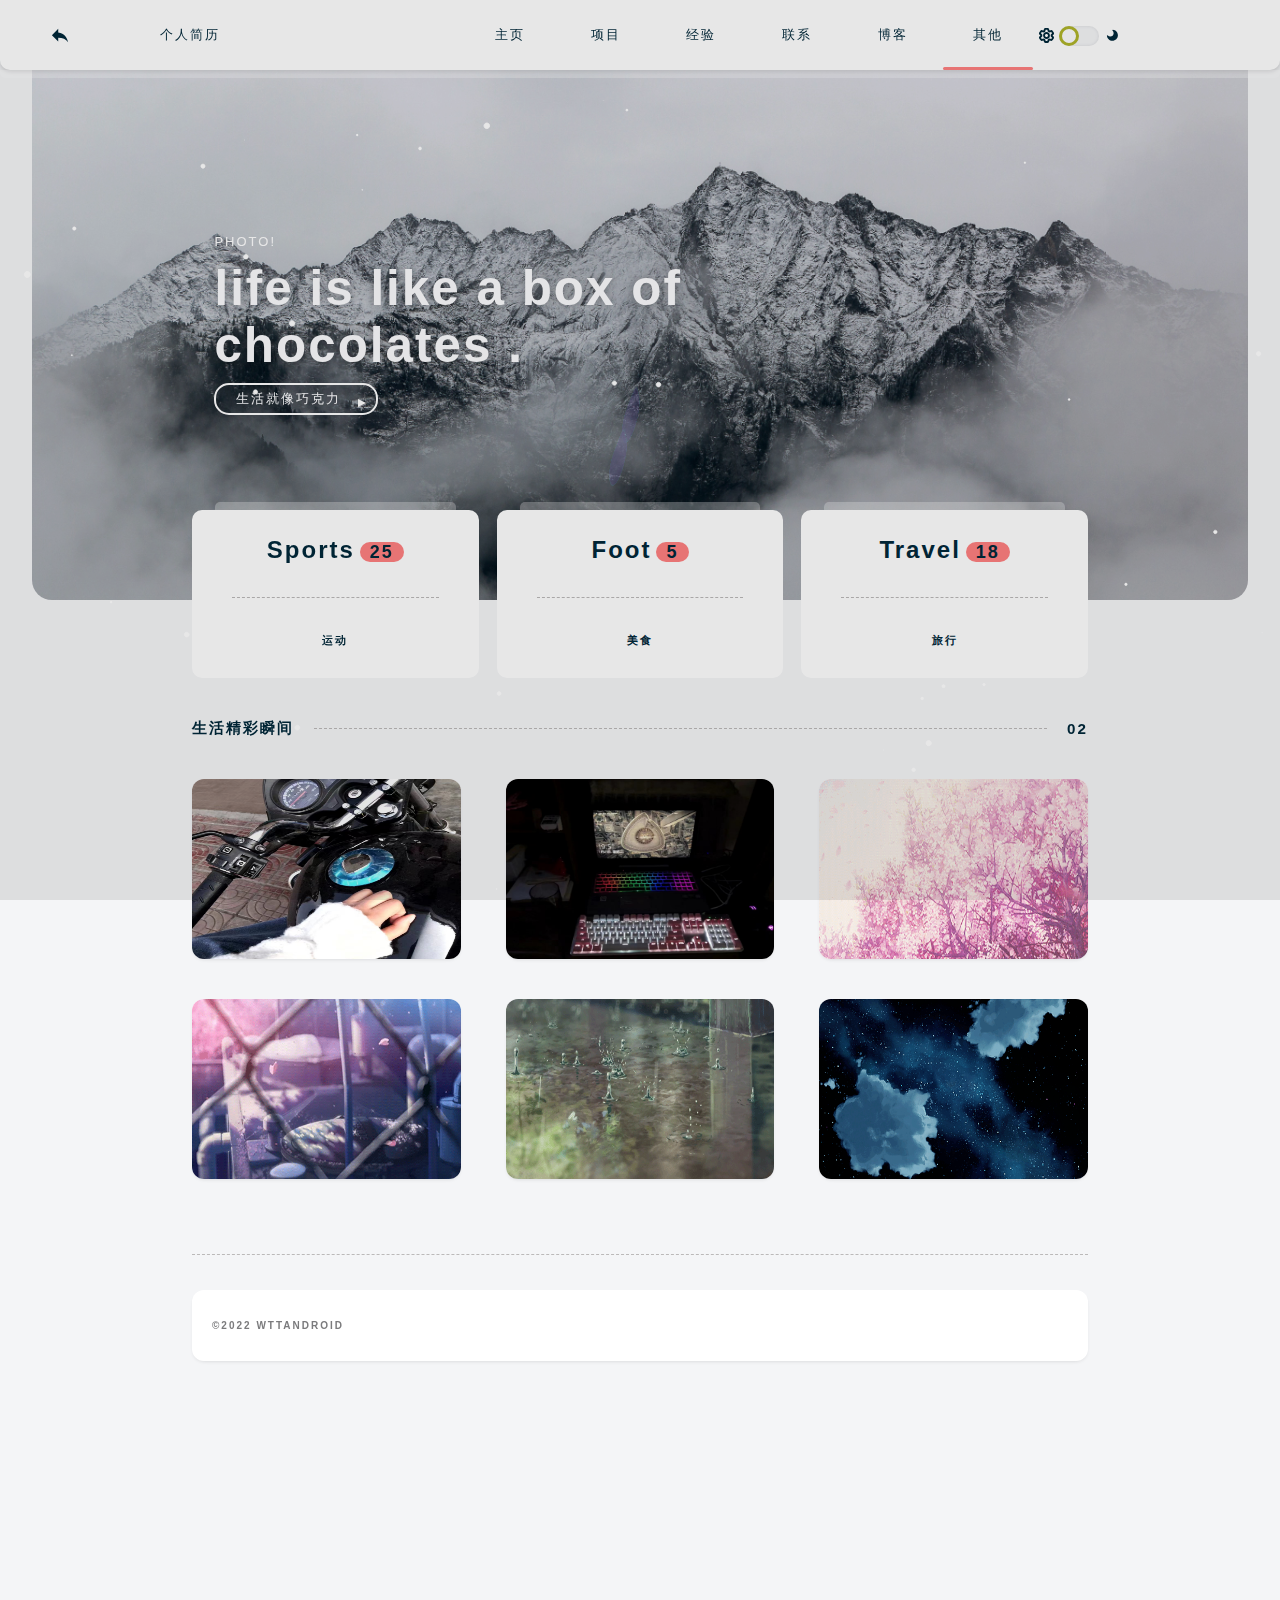
<file: live.html>
<!DOCTYPE html>
<html lang="en">

<head>
  <meta charset="UTF-8">
  <meta http-equiv="X-UA-Compatible" content="IE=edge">
  <meta name="viewport" content="width=device-width, initial-scale=1.0">
  <title>求职简历</title>
  <link rel="stylesheet" href="./css/base.css">
  <script src="./js/jq.js"></script>
  <link rel="stylesheet" href="./css/live.css">
</head>

<body>
  <canvas class="canvas-wrap" id="triangle-lost-in-space" resize="true"></canvas>

  <!-- loadding -->
  <div class="lodding-wrap">
    <div class="loadding-div"></div>
  </div>

  <div class="box">
    <!-- 顶部栏 -->
    <div class="header borderafter">
      <!-- 返回按钮 -->
      <a style="position: absolute;left:50px;" href="javascript:history.back()">
        <svg t="1649246285004" class="icon" viewBox="0 0 1024 1024" version="1.1" xmlns="http://www.w3.org/2000/svg"
          p-id="3737" width="20" height="20">
          <path
            d="M98 468.9l322.8-322.8v184.4C743.6 376.7 881.9 607.3 928 837.8 812.7 676.4 651.3 602.6 420.8 602.6v189.1L98 468.9z"
            p-id="3738" fill="#254665"></path>
        </svg>
      </a>

      <div class="col">
        <span>个人简历</span>
        <!-- 右边操作栏 -->
        <div class="header-right">
          <!-- 按钮 -->
          <div class="min_menu-wrap" id="minmenu">
            <span class="min_menu"></span>
          </div>
          <!-- 列表 -->
          <div class="menu_list">
            <!-- 栏目 -->
            <ul class="header-nav">
              <li><a href="./index2.html">主页</a></li>
              <li><a href="./home.html">项目</a></li>
              <li><a href="./resume.html">经验</a></li>
              <li><a href="./contact.html">联系</a></li>
              <li><a href="./blog.html">博客</a></li>
              <li class="active"><a href="./live.html">其他</a></li>
            </ul>
            <!-- 开关灯 -->
            <span class="kaig-bottm">
              <svg t="1649159647627" class="icon" viewBox="0 0 1024 1024" version="1.1"
                xmlns="http://www.w3.org/2000/svg" p-id="2250" width="15" height="15">
                <path
                  d="M1008.535135 710.670332l-70.446388 116.386904a112.099975 112.099975 0 0 1-140.572857 43.829042l-69.422645-17.083729c-5.502624 3.1992-11.133217 6.3984-16.763809 9.341665l-18.299425 62.896276C687.335435 981.514621 639.4754 1023.744064 582.657604 1023.744064H441.764828c-56.817796 0-104.677831-42.293427-110.308423-97.703574l-18.299425-62.896276a422.166458 422.166458 0 0 1-16.827793-9.341665l-69.614597 17.083729a112.163959 112.163959 0 0 1-140.508873-43.893026L15.631361 710.542364a107.493127 107.493127 0 0 1 32.43989-144.731817L96.251206 518.910272a410.649338 410.649338 0 0 1 0-14.204448l-48.179955-46.836291a107.365159 107.365159 0 0 1-32.375906-144.731817l70.190452-116.450888a112.099975 112.099975 0 0 1 140.572857-43.893026l69.550612 17.083729c5.566608-3.1992 11.133217-6.3984 16.827794-9.341665l18.299425-62.896276C336.831061 42.229443 384.691096 0 441.508892 0H582.529636c56.817796 0 104.677831 42.293427 110.372407 97.63959l18.235441 62.704324c5.75856 3.007248 11.325169 6.142464 16.827793 9.341665l69.678581-17.083729a112.163959 112.163959 0 0 1 140.508873 43.893026l70.446388 116.514872a107.493127 107.493127 0 0 1-32.375906 144.731817l-48.179955 46.772307a414.616346 414.616346 0 0 1 0 14.204448l48.243939 46.836291c47.092227 31.928018 62.192452 94.952262 32.247938 145.115721z m-213.066733-142.23644l3.391152-31.032242a246.210447 246.210447 0 0 0 0-51.699076l-3.263184-30.904274 93.992502-91.305173-53.554612-88.553862-131.615096 32.311922-23.546113-16.059985a294.134466 294.134466 0 0 0-48.627844-26.809297l-27.513121-11.901025L568.453156 127.968008H455.649356L419.370426 252.736816l-27.705074 11.965009c-16.635841 7.166208-32.951762 16.187953-48.499875 26.745313l-23.610097 15.996001-131.487128-32.247938-53.36266 88.489878 94.056486 91.433141-3.263184 30.968258a247.874031 247.874031 0 0 0 0 51.699076l3.1992 30.904274-93.928518 91.369157 53.554612 88.489878 131.551112-32.311922 23.610097 16.059985c15.292177 10.429393 31.544114 19.451137 48.563859 26.809297l27.577106 11.965009L455.905292 895.776056h112.611848l36.342914-124.768808 27.64109-11.965009c16.699825-7.166208 32.951762-16.187953 48.563859-26.745313l23.546113-15.996001 131.423144 32.247938 53.68258-88.745814-94.184454-91.369157zM512.147232 615.846038c57.329668 0 103.846038-46.516371 103.974006-103.974006 0-57.329668-46.644339-103.974006-103.974006-103.974007S408.173225 454.542364 408.173225 511.872032 454.817564 615.846038 512.147232 615.846038z m0 127.968008c-127.968008 0-231.942014-103.910022-231.942015-231.942014 0-127.968008 103.910022-231.942014 231.942015-231.942015 127.968008 0 231.942014 103.910022 231.942014 232.133967A232.133967 232.133967 0 0 1 512.147232 743.814046z"
                  p-id="2251"></path>
              </svg>
              <!-- 开关按钮 -->
              <span class="my-radio active" id="myRadio">
                <i></i>
              </span>
              <svg t="1649159678284" class="icon" viewBox="0 0 1024 1024" version="1.1"
                xmlns="http://www.w3.org/2000/svg" p-id="3376" width="15" height="15">
                <path
                  d="M505.4 878.6c-196.7 0-358-150.9-374.9-343.1 1-18.6 16.1-33.4 34.9-33.4 10.8 0 20.5 4.8 26.9 12.4 0.2 0.3 0.5 0.1 0.5-0.7 41.6 44.2 100.5 71.9 166.1 71.9 127.1 0 230.1-103 230.1-230.1 0-66.1-28-125.1-72.6-166.8 0.1-0.1 0.5-0.1 0.3-0.3-7-6.5-11.4-15.7-11.4-26.1 0-19 14.9-34.1 33.7-35.3 192.1 17.1 342.9 178.3 342.9 375 0 208-168.5 376.5-376.5 376.5z"
                  p-id="3377"></path>
              </svg>
            </span>
          </div>
        </div>
      </div>
    </div>

    <!-- 顶部导航 -->
    <div class="navigation">
      <div class="nav-titleBox co zz">
        <!-- 标题 -->
        <div class="co-right">
          <span class="titleBox-tag">Photo!</span>
          <h1>
            life is like a box of chocolates .
          </h1>
          <a class="buttom navbtn" href="#next-one">生活就像巧克力
          </a>
        </div>
      </div>
    </div>

    <!-- 主要修改部分 -->
    <div class="content zz">
      <!-- 主要内容部分 -->
      <div id="next-one">
        <div class="content-li li1">
          <div class="li1-box borderbefore">
            <span>Sports</span><span class="tag">25</span>
            <div class="borderbotm"></div>
            <p>运动</p>
          </div>
          <div class="li1-box borderbefore">
            <span>Foot</span><span class="tag">5</span>
            <div class="borderbotm"></div>
            <p>美食</p>
          </div>
          <div class="li1-box borderbefore">
            <span>Travel</span><span class="tag">18</span>
            <div class="borderbotm"></div>
            <p>旅行</p>
          </div>
        </div>
        <div class="content-li li2">
          <h3>
            <span>生活精彩瞬间</span>
            <div class="borderbotm"></div>
            <span>02</span>
          </h3>
          <div class="li2-box">
            <a class="li2-box-item carbox">
              <img src="./img/pic1.jpg" alt="">
              <div class="boxitem-title">
                <h6>精彩瞬间</h6>
                <span>地点：山西 晋城</span>
              </div>
            </a>
            <a class="li2-box-item carbox" href="https://gitee.com/wttAndroid/book_admin">
              <img src="./img/pic3.jpg" alt="">
              <div class="boxitem-title">
                <h6>精彩瞬间</h6>
                <span>地点：山西 晋城</span>
              </div>
            </a>
            <a class="li2-box-item carbox" href="https://wttandroid.gitee.io/wttandroid.github.io/">
              <img src="./img/timg2.gif" alt="">
              <div class="boxitem-title">
                <h6>河南 影视城</h6>
                <span>地点：河南 影视城</span>
              </div>
            </a>
            <a class="li2-box-item carbox" href="https://gitee.com/wttAndroid/xyy_server">
              <img src="./img/box4.gif" alt="">
              <div class="boxitem-title">
                <h6>洛阳牡丹</h6>
                <span>地点：洛阳 牡丹园</span>
              </div>
            </a>
            <a class="li2-box-item carbox" href="https://gitee.com/wttAndroid/xyy_server">
              <img src="./img/box3.gif" alt="">
              <div class="boxitem-title">
                <h6>北京动物园</h6>
                <span>地点：北京 动物园</span>
              </div>
            </a>
            <a class="li2-box-item carbox" href="https://gitee.com/wttAndroid/xyy_server">
              <img src="./img/box1.gif" alt="">
              <div class="boxitem-title">
                <h6>太原柳巷</h6>
                <span>地点：太原 柳巷</span>
              </div>
            </a>
          </div>
        </div>
        <div class="borderbotm"></div>
        <div class="carbox copybottm">
          ©2022 wttandroid
        </div>
      </div>
    </div>
</body>
<script src="./js/base.js"></script>
<script type="text/javascript" src="./js/paper-full.min.js"></script>
<script type="text/javascript" src="./js/canvas.js"></script>

</html>
</file>
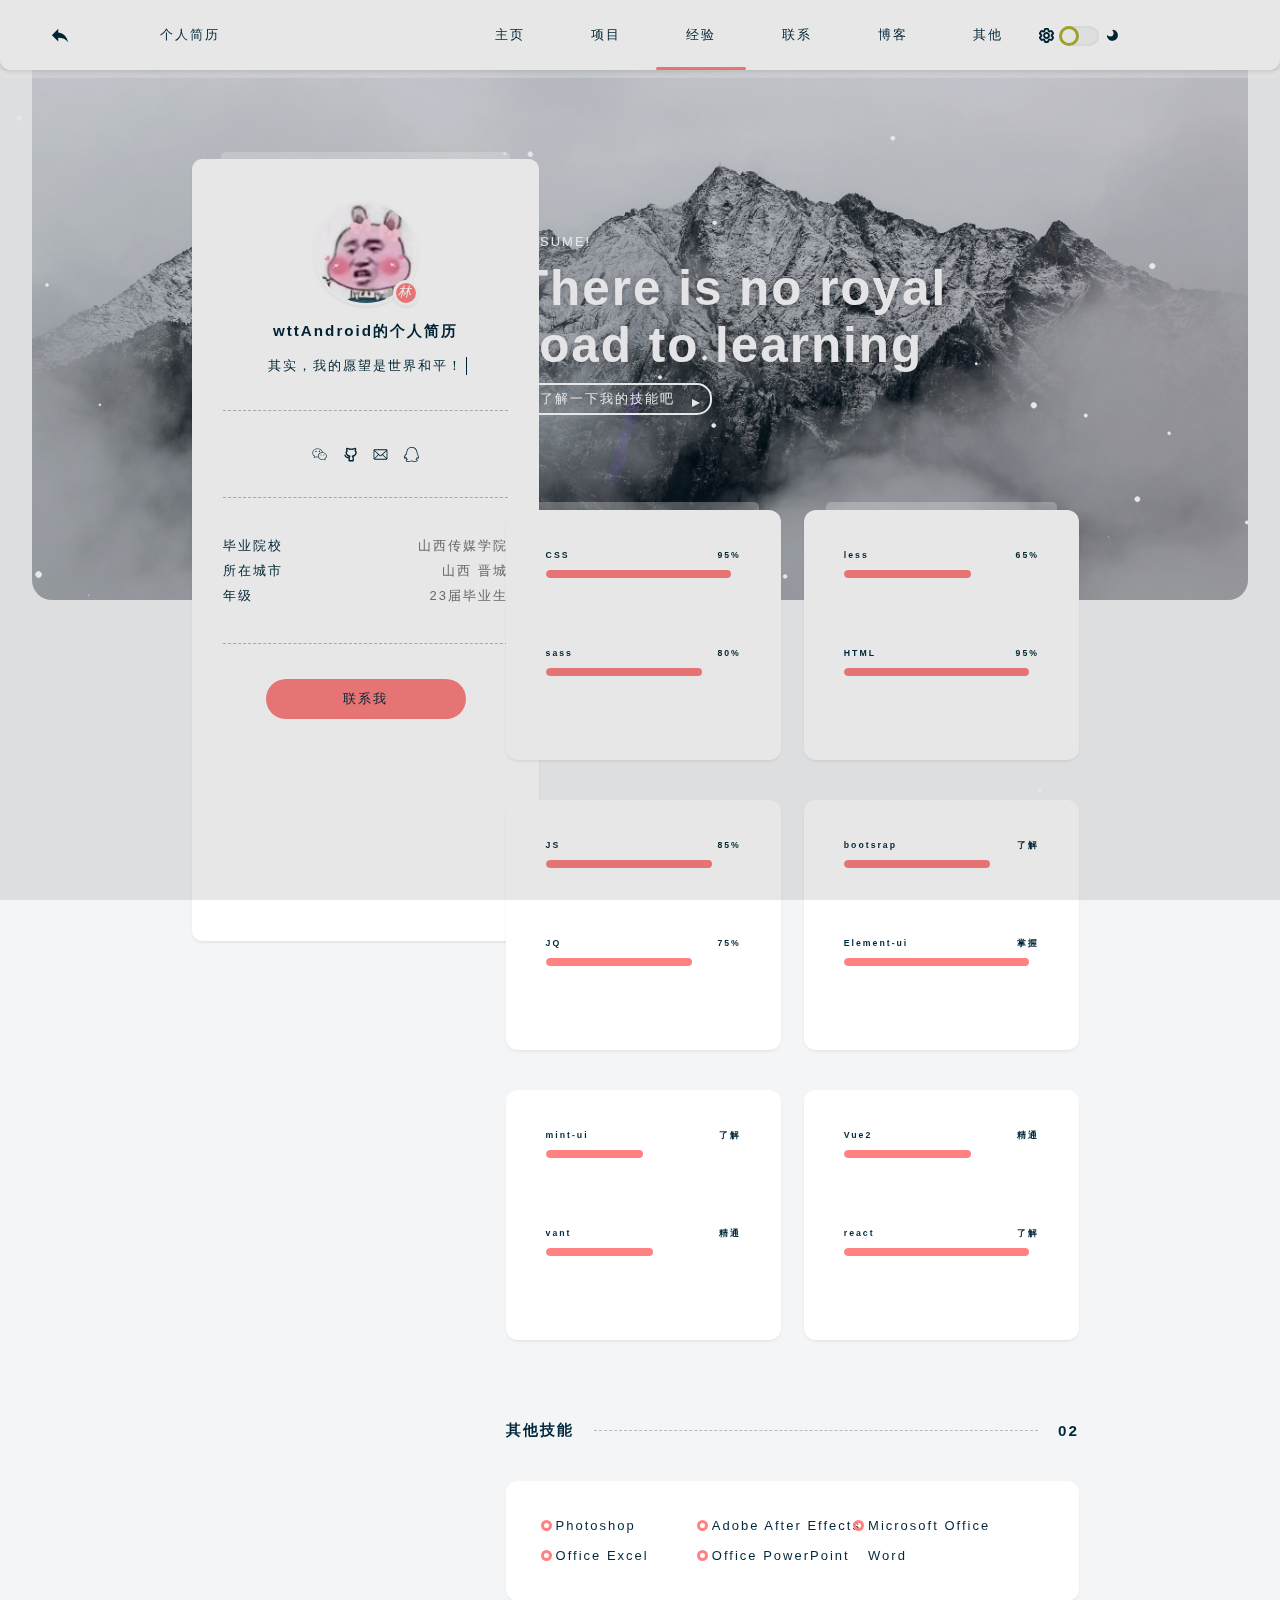
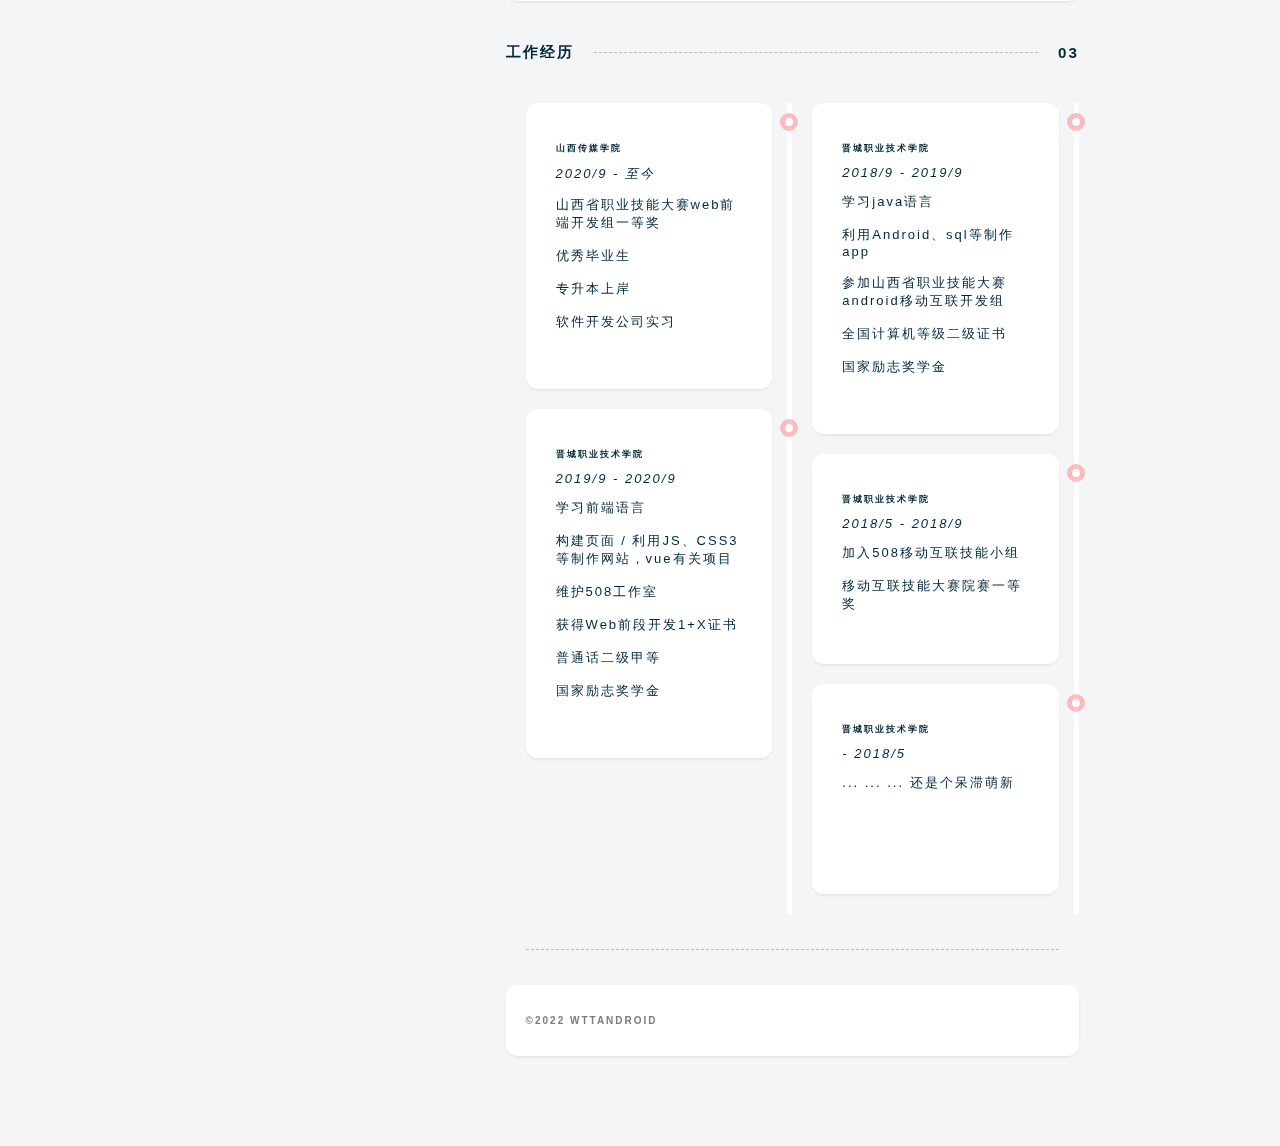
<file: resume.html>
<!DOCTYPE html>
<html lang="en">

<head>
  <meta charset="UTF-8">
  <meta http-equiv="X-UA-Compatible" content="IE=edge">
  <meta name="viewport" content="width=device-width, initial-scale=1.0">
  <title>求职简历</title>
  <link rel="stylesheet" href="./css/base.css">
  <script src="./js/jq.js"></script>
  <link rel="stylesheet" href="./css/resume.css">
</head>

<body>
  <canvas class="canvas-wrap" id="triangle-lost-in-space" resize="true"></canvas>

  <!-- loadding -->
  <div class="lodding-wrap">
    <div class="loadding-div"></div>
  </div>

  <!-- 主要页面 -->
  <div class="box">

    <!-- 顶部栏 -->
    <div class="header borderafter">
      <!-- 返回按钮 -->
      <a style="position: absolute;left:50px;" href="javascript:history.back()">
        <svg t="1649246285004" class="icon" viewBox="0 0 1024 1024" version="1.1" xmlns="http://www.w3.org/2000/svg"
          p-id="3737" width="20" height="20">
          <path
            d="M98 468.9l322.8-322.8v184.4C743.6 376.7 881.9 607.3 928 837.8 812.7 676.4 651.3 602.6 420.8 602.6v189.1L98 468.9z"
            p-id="3738" fill="#254665"></path>
        </svg>
      </a>

      <div class="col">
        <span>个人简历</span>
        <!-- 右边操作栏 -->
        <div class="header-right">
          <!-- 按钮 -->
          <div class="min_menu-wrap" id="minmenu">
            <span class="min_menu"></span>
          </div>
          <!-- 列表 -->
          <div class="menu_list">
            <!-- 栏目 -->
            <ul class="header-nav">
              <li><a href="./index2.html">主页</a></li>
              <li><a href="./home.html">项目</a></li>
              <li class="active"><a href="./resume.html">经验</a></li>
              <li><a href="./contact.html">联系</a></li>
              <li><a href="./blog.html">博客</a></li>
              <li><a href="./live.html">其他</a></li>
            </ul>
            <!-- 开关灯 -->
            <span class="kaig-bottm">
              <svg t="1649159647627" class="icon" viewBox="0 0 1024 1024" version="1.1"
                xmlns="http://www.w3.org/2000/svg" p-id="2250" width="15" height="15">
                <path
                  d="M1008.535135 710.670332l-70.446388 116.386904a112.099975 112.099975 0 0 1-140.572857 43.829042l-69.422645-17.083729c-5.502624 3.1992-11.133217 6.3984-16.763809 9.341665l-18.299425 62.896276C687.335435 981.514621 639.4754 1023.744064 582.657604 1023.744064H441.764828c-56.817796 0-104.677831-42.293427-110.308423-97.703574l-18.299425-62.896276a422.166458 422.166458 0 0 1-16.827793-9.341665l-69.614597 17.083729a112.163959 112.163959 0 0 1-140.508873-43.893026L15.631361 710.542364a107.493127 107.493127 0 0 1 32.43989-144.731817L96.251206 518.910272a410.649338 410.649338 0 0 1 0-14.204448l-48.179955-46.836291a107.365159 107.365159 0 0 1-32.375906-144.731817l70.190452-116.450888a112.099975 112.099975 0 0 1 140.572857-43.893026l69.550612 17.083729c5.566608-3.1992 11.133217-6.3984 16.827794-9.341665l18.299425-62.896276C336.831061 42.229443 384.691096 0 441.508892 0H582.529636c56.817796 0 104.677831 42.293427 110.372407 97.63959l18.235441 62.704324c5.75856 3.007248 11.325169 6.142464 16.827793 9.341665l69.678581-17.083729a112.163959 112.163959 0 0 1 140.508873 43.893026l70.446388 116.514872a107.493127 107.493127 0 0 1-32.375906 144.731817l-48.179955 46.772307a414.616346 414.616346 0 0 1 0 14.204448l48.243939 46.836291c47.092227 31.928018 62.192452 94.952262 32.247938 145.115721z m-213.066733-142.23644l3.391152-31.032242a246.210447 246.210447 0 0 0 0-51.699076l-3.263184-30.904274 93.992502-91.305173-53.554612-88.553862-131.615096 32.311922-23.546113-16.059985a294.134466 294.134466 0 0 0-48.627844-26.809297l-27.513121-11.901025L568.453156 127.968008H455.649356L419.370426 252.736816l-27.705074 11.965009c-16.635841 7.166208-32.951762 16.187953-48.499875 26.745313l-23.610097 15.996001-131.487128-32.247938-53.36266 88.489878 94.056486 91.433141-3.263184 30.968258a247.874031 247.874031 0 0 0 0 51.699076l3.1992 30.904274-93.928518 91.369157 53.554612 88.489878 131.551112-32.311922 23.610097 16.059985c15.292177 10.429393 31.544114 19.451137 48.563859 26.809297l27.577106 11.965009L455.905292 895.776056h112.611848l36.342914-124.768808 27.64109-11.965009c16.699825-7.166208 32.951762-16.187953 48.563859-26.745313l23.546113-15.996001 131.423144 32.247938 53.68258-88.745814-94.184454-91.369157zM512.147232 615.846038c57.329668 0 103.846038-46.516371 103.974006-103.974006 0-57.329668-46.644339-103.974006-103.974006-103.974007S408.173225 454.542364 408.173225 511.872032 454.817564 615.846038 512.147232 615.846038z m0 127.968008c-127.968008 0-231.942014-103.910022-231.942015-231.942014 0-127.968008 103.910022-231.942014 231.942015-231.942015 127.968008 0 231.942014 103.910022 231.942014 232.133967A232.133967 232.133967 0 0 1 512.147232 743.814046z"
                  p-id="2251"></path>
              </svg>
              <!-- 开关按钮 -->
              <span class="my-radio active" id="myRadio">
                <i></i>
              </span>
              <svg t="1649159678284" class="icon" viewBox="0 0 1024 1024" version="1.1"
                xmlns="http://www.w3.org/2000/svg" p-id="3376" width="15" height="15">
                <path
                  d="M505.4 878.6c-196.7 0-358-150.9-374.9-343.1 1-18.6 16.1-33.4 34.9-33.4 10.8 0 20.5 4.8 26.9 12.4 0.2 0.3 0.5 0.1 0.5-0.7 41.6 44.2 100.5 71.9 166.1 71.9 127.1 0 230.1-103 230.1-230.1 0-66.1-28-125.1-72.6-166.8 0.1-0.1 0.5-0.1 0.3-0.3-7-6.5-11.4-15.7-11.4-26.1 0-19 14.9-34.1 33.7-35.3 192.1 17.1 342.9 178.3 342.9 375 0 208-168.5 376.5-376.5 376.5z"
                  p-id="3377"></path>
              </svg>
            </span>
          </div>
        </div>
      </div>
    </div>

    <!-- 顶部导航 -->
    <div class="navigation">
      <div class="nav-titleBox co zz">
        <!-- 占位符 -->
        <div class="co-left"></div>

        <!-- 标题 -->
        <div class="co-right">
          <span class="titleBox-tag">resume!</span>
          <h1>
            There is no royal road to learning
          </h1>
          <a class="buttom navbtn" href="#next-one">了解一下我的技能吧
          </a>
        </div>
      </div>
    </div>


    <!-- 主要修改部分 -->
    <div class="content zz">
      <!-- 占位符 -->
      <div class="co-left">
        <!-- 简历吸盘 -->
        <div class="me-card carbox borderbefore" id="mycard">
          <div class="mecar-title">
            <div class="me-image">
              <span class="status">
                <i>林里谜案</i>
              </span>
              <img src="./img/toux.jpg" alt="">
            </div>
            <h3>wttAndroid的个人简历</h3>
            <p class="me-hover">
              <span>其实，我的愿望是世界和平！</span>
            </p>
          </div>
          <div class="borderbotm"></div>
          <div class="lianxi-list">
            <a title="wx:w1457321681">
              <svg t="1649145899448" class="icon" viewBox="0 0 1024 1024" version="1.1"
                xmlns="http://www.w3.org/2000/svg" p-id="14861" width="15" height="15">
                <path
                  d="M506.942 345.921c25.259 0 42.134-16.916 42.134-42.107 0-25.477-16.848-41.956-42.134-41.956-25.299 0-50.668 16.48-50.668 41.956 0.028 25.204 25.409 42.107 50.668 42.107l0 0zM506.942 345.921zM271.257 261.857c-25.259 0-50.79 16.48-50.79 41.956 0 25.19 25.532 42.107 50.79 42.107 25.163 0 42.012-16.916 42.012-42.107-0.014-25.477-16.834-41.956-42.012-41.956l0 0zM271.257 261.857zM1010.654 615.492c0-133.202-123.563-246.702-275.237-258.512 0.205-1.652 0.301-3.373-0.068-5.092-30.406-141.79-182.886-248.695-354.7-248.695-194.15 0-352.119 135.387-352.119 301.793 0 89.279 45.574 169.725 131.946 233.158l-30.106 90.508c-1.939 5.885-0.177 12.37 4.506 16.452 2.853 2.458 6.445 3.741 10.076 3.741 2.335 0 4.697-0.546 6.867-1.625l113.036-56.565 13.926 2.827c34.802 7.154 64.853 13.353 101.868 13.353 10.895 0 40.878-3.987 43.404-7.182 40.755 101.99 153.094 175.61 285.273 175.61 33.86 0 68.13-8.164 98.891-15.866l87.136 47.636c2.307 1.257 4.847 1.911 7.359 1.911 3.441 0 6.881-1.161 9.639-3.413 4.847-3.932 6.841-10.404 5.038-16.33l-22.255-74.001c74.602-58.955 115.521-129.488 115.521-199.708l0 0zM409.798 665.75c-9.626 0.833-19.388 1.243-29.082 1.243-32.686 0-60.334-5.652-92.31-12.26l-18.582-3.755c-3.195-0.683-6.567-0.245-9.503 1.269l-81.687 40.892 21.231-63.775c2.076-6.24-0.205-13.053-5.57-16.821-82.07-57.207-123.659-126.894-123.659-207.093 0-144.179 139.087-261.516 310.067-261.516 151.142 0 284.959 91.955 312.579 214.261-158.475 2.076-286.706 113.487-286.706 250.32 0 19.893 3.018 39.171 8.11 57.767-1.542-0.382-3.168-0.683-4.887-0.532l0 0zM860.371 788.699c-4.875 3.673-6.935 10.007-5.188 15.852l13.804 45.903-56.647-30.993c-2.157-1.188-4.588-1.803-7.004-1.803-1.188 0-2.389 0.15-3.564 0.464-30.379 7.674-61.822 15.593-92.433 15.593-142.186 0-257.857-97.717-257.857-217.811 0-120.095 115.658-217.771 257.857-217.771 139.469 0 257.325 99.724 257.325 217.771 0 59.87-37.738 121.255-106.291 172.797l0 0zM868.181 797.178zM616.454 506.006c-16.848 0-33.696 16.971-33.696 33.792 0 16.944 16.848 33.669 33.696 33.669 25.313 0 42.038-16.725 42.038-33.669 0-16.848-16.725-33.792-42.038-33.792l0 0zM616.454 506.006zM801.58 506.006c-16.603 0-33.451 16.971-33.451 33.792 0 16.944 16.848 33.669 33.451 33.669 25.231 0 42.257-16.725 42.257-33.669 0-16.848-16.998-33.792-42.257-33.792l0 0zM801.58 506.006z"
                  p-id="14862"></path>
              </svg>
            </a>
            <a title="github:wttAndroid" href="https://gitee.com/wttAndroid">
              <svg t="1649145950732" class="icon" viewBox="0 0 1024 1024" version="1.1"
                xmlns="http://www.w3.org/2000/svg" p-id="16367" width="15" height="15">
                <path
                  d="M695.765333 981.333333h-276.053333c-26.794667 0-47.317333-21.077333-47.317333-48.64V739.84c0-29.184 6.314667-56.746667 17.365333-81.066667-129.365333-48.64-214.528-150.784-214.528-264.277333 0-53.504 17.365333-103.765333 50.474667-147.498667-12.629333-42.154667-15.786667-95.658667-12.629334-157.269333C216.234667 62.122667 236.8 42.666667 261.973333 42.666667c14.208 0 134.101333 1.621333 203.52 64.853333a504.448 504.448 0 0 1 184.533334 0C717.866667 44.288 837.717333 42.666667 853.504 42.666667c25.216 0 45.738667 19.456 47.317333 45.397333 4.693333 61.610667 0 115.114667-12.629333 157.269333C921.301333 290.688 938.666667 340.906667 938.666667 392.832c0 113.493333-85.162667 215.637333-214.528 264.277333a207.786667 207.786667 0 0 1 17.365333 81.066667v192.896c1.578667 27.562667-20.48 50.261333-45.738667 50.261333z m-228.693333-97.28h181.333333V739.84c0-27.562667-12.586667-53.504-33.109333-71.338667-14.165333-11.349333-20.48-30.805333-15.786667-50.261333 4.778667-17.834667 18.944-32.426667 36.309334-35.669333 123.050667-24.32 208.213333-102.144 208.213333-189.696 0-47.018667-25.258667-82.688-45.738667-105.386667-14.208-14.549333-17.365333-35.626667-7.893333-55.082667 6.314667-12.970667 15.786667-40.533333 15.786667-89.173333-39.466667 6.485333-85.205333 19.456-102.528 45.397333-11.093333 16.213333-31.573333 24.32-50.474667 19.456a393.045333 393.045333 0 0 0-194.005333 0c-18.944 4.864-37.888-3.242667-50.474667-19.456-17.365333-25.941333-63.146667-38.912-102.528-45.397333 1.578667 48.64 9.429333 76.202667 15.786667 89.173333 7.850667 17.834667 4.693333 40.533333-7.936 55.082667-20.48 22.698667-45.738667 58.368-45.738667 105.386667 0 87.552 85.205333 163.754667 208.213333 189.696 17.365333 3.242667 31.573333 17.834667 36.266667 35.669333 4.736 17.834667-1.578667 37.290667-15.786667 50.261333a95.104 95.104 0 0 0-33.109333 71.296v144.298667h3.157333z"
                  fill="#172B4D" p-id="16368"></path>
                <path
                  d="M403.968 788.394667c-212.949333 0-309.162667-194.56-313.898667-202.666667-11.050667-24.32-1.578667-53.461333 20.48-64.810667 23.68-11.349333 52.053333-1.621333 63.146667 21.077334 3.114667 6.485333 80.426667 157.269333 241.28 149.162666 26.837333-1.621333 48.896 19.456 48.896 46.976 1.578667 27.562667-18.901333 50.261333-45.738667 50.261334h-14.165333z"
                  fill="#172B4D" p-id="16369"></path>
              </svg>
            </a>
            <a title="email:1457321681@qq.com" href="Mailto:1457321681@qq.com?Subject=邮箱标题&amp;Body=邮箱内容！">
              <svg t="1649145973361" class="icon" viewBox="0 0 1024 1024" version="1.1"
                xmlns="http://www.w3.org/2000/svg" p-id="17271" width="15" height="15">
                <path
                  d="M983.899806 785.385782V224.886223h0.180631l-0.180631-4.696419c-0.180632-5.238314-0.722526-10.476627-1.806315-15.714941-2.890104-25.469042-21.675781-44.977245-45.519139-47.686717H122.287529c-11.741048 0-23.482096 1.625684-34.861881 5.238314-30.346093 10.295996-50.757453 40.100194-50.576821 74.058917v534.849885c-0.361263 21.314518 5.780208 42.087141 17.701887 59.789028l0.361263 0.722526 5.418946 3.973893c18.243782 21.856412 44.977245 34.319986 73.517022 34.500618H904.421944c37.751984 0 70.265655-27.094726 79.477862-66.291763l0.180631-0.541894c0.361263-5.96084 0.361263-11.741048-0.180631-17.701888zM390.16405 547.494091l55.453872 49.854295 43.893456 40.100194c5.418945 5.96084 13.005468 9.57347 21.133886 9.57347 7.947786 0 15.534309-3.431999 21.133886-9.57347l101.153642-91.941436 272.753572 263.721997H126.622685L390.16405 547.494091z m120.119951 30.346092L111.449638 216.03528H115.604163c214.409596-0.903158 703.559711-2.890104 793.875463-0.361263l-399.195625 362.166166z m165.458458-69.72376l251.619686-227.956959v474.518963L675.742459 508.116423z m-328.568707 0.180631L93.205856 760.278003V278.895043l253.967896 229.402011z"
                  p-id="17272"></path>
              </svg>
            </a>
            <a title="QQ:1457321681">
              <svg t="1649146096754" class="icon" viewBox="0 0 1024 1024" version="1.1"
                xmlns="http://www.w3.org/2000/svg" p-id="18277" width="15" height="15">
                <path
                  d="M537.576602 0c345.434577 0 362.285044 329.787714 362.285044 329.787714 52.356809 69.207276 24.072096 131.794725 24.072096 131.794725 168.504671 264.793055 59.578437 341.22196 29.488318 346.638181-29.488318 5.416222-58.374833-32.49733-58.374833-32.49733s-9.628838 37.913551-33.700934 58.374833c87.86315 40.922563 72.216288 92.075767 72.216288 92.075767s-18.655874 154.061414-383.94993 56.569425l-31.293725-5.416222c-350.248996 126.378504-393.578768-43.931575-393.578768-43.931575s-14.443258-71.012683 53.560413-97.491989c-39.718958-24.072096-53.560413-75.2253-53.560413-75.2253s-35.506341 57.77303-81.845126 36.709946C-3.443754 775.723291-31.728467 587.359141 143.997834 451.351799c0 0-25.275701-80.641521 32.49733-128.785713C176.495163 322.566085 192.142025 0 537.576602 0L537.576602 0 537.576602 0zM230.055576 341.22196C153.626672 406.216619 204.779876 471.211278 204.779876 471.211278 36.275204 574.72129 66.365324 742.022357 66.365324 742.022357s27.081108-13.239653 45.736982-52.356809c19.257677-39.117156 48.745994 6.619826 48.745994 6.619826s18.655874 89.066755 74.623497 123.971294c56.569425 34.904539-2.40721 57.171228-2.40721 57.171228s-61.985647 0.601802-56.569425 43.329773c5.416222 42.126168 205.81642 95.084779 325.575097 1.203605l63.791054 8.425234c209.427235 72.81809 312.937247 4.814419 319.557073-8.425234 6.619826-13.239653-31.895527-38.515353-67.401869-53.560413-35.506341-15.04506-44.533377-30.691922-13.239653-51.153204 31.293725-21.063084 43.931575-62.587449 61.985647-105.31542 18.054072-42.72797 45.736982-21.664886 49.347797-9.628838 3.610814 12.036048 29.488318 52.356809 29.488318 52.356809s68.003671-72.216288-73.419893-285.856139c0 0 30.691922-63.791054-21.063084-116.147863 0 0-12.63785-300.299397-320.158876-300.299397C224.639355 52.356809 230.055576 341.22196 230.055576 341.22196L230.055576 341.22196 230.055576 341.22196z"
                  p-id="18278"></path>
              </svg>
            </a>
          </div>
          <div class="borderbotm"></div>
          <div class="mecar-bottm">
            <div>
              <span class="mecarbottm-key">毕业院校</span>
              <span class="mecarbottm-value">山西传媒学院</span>
            </div>
            <div>
              <span class="mecarbottm-key">所在城市</span>
              <span class="mecarbottm-value">山西 晋城</span>
            </div>
            <div>
              <span class="mecarbottm-key">年级</span>
              <span class="mecarbottm-value">23届毕业生</span>
            </div>

          </div>
          <div class="borderbotm"></div>
          <div class="buttom-box ">
            <a class="button" href="Mailto:1457321681@qq.com?Subject=邮箱标题&amp;Body=邮箱内容！">联系我</a>
          </div>
        </div>
      </div>
      <!-- 右边 -->
      <div class="co-right" id="next-one">
        <div class="content-li li1">
          <div class="li1-box ">
            <div class="li1-box-item carbox borderbefore">
              <div class="boxitem-line">
                <h6>CSS<span>95%</span></h6>
                <div class="propress">
                  <span class="jindu"></span>
                  <!-- <span style="width: 95%;"></span> -->
                </div>
              </div>
              <div class="boxitem-line">
                <h6>sass<span>80%</span></h6>
                <div class="propress">
                  <span class="jindu"></span>
                </div>
              </div>
            </div>
            <div class="li1-box-item carbox borderbefore">
              <div class="boxitem-line">
                <h6>less<span>65%</span></h6>
                <div class="propress">
                  <span class="jindu"></span>
                </div>
              </div>
              <div class="boxitem-line">
                <h6>HTML<span>95%</span></h6>
                <div class="propress">
                  <span class="jindu"></span>
                </div>
              </div>
            </div>
            <div class="li1-box-item carbox">
              <div class="boxitem-line">
                <h6>JS<span>85%</span></h6>
                <div class="propress">
                  <span class="jindu"></span>
                </div>
              </div>
              <div class="boxitem-line">
                <h6>JQ<span>75%</span></h6>
                <div class="propress">
                  <span class="jindu"></span>
                </div>
              </div>
            </div>
            <div class="li1-box-item carbox">
              <div class="boxitem-line">
                <h6>bootsrap<span>了解</span></h6>
                <div class="propress">
                  <span class="jindu"></span>
                </div>
              </div>
              <div class="boxitem-line">
                <h6>Element-ui<span>掌握</span></h6>
                <div class="propress">
                  <span class="jindu"></span>
                </div>
              </div>
            </div>
            <div class="li1-box-item carbox">
              <div class="boxitem-line">
                <h6>mint-ui<span>了解</span></h6>
                <div class="propress">
                  <span style="width: 50%;"></span>
                </div>
              </div>
              <div class="boxitem-line">
                <h6>vant<span>精通</span></h6>
                <div class="propress">
                  <span class="jindu"></span>
                </div>
              </div>
            </div>
            <div class="li1-box-item carbox">
              <div class="boxitem-line">
                <h6>Vue2<span>精通</span></h6>
                <div class="propress">
                  <span class="jindu"></span>
                </div>
              </div>
              <div class="boxitem-line">
                <h6>react<span>了解</span></h6>
                <div class="propress">
                  <span class="jindu"></span>
                </div>
              </div>
            </div>
          </div>

          <div class="content-li li2">
            <h3>
              <span>其他技能</span>
              <div class="borderbotm"></div>
              <span>02</span>
            </h3>
            <div class="carbox li2-box">
              <ul>
                <li>Photoshop</li>
                <li>Adobe After Effects</li>
                <li>Microsoft Office Word</li>
                <li>Office Excel </li>
                <li>Office PowerPoint</li>
              </ul>
            </div>
          </div>
          <div class="content-li li3">
            <h3>
              <span>工作经历</span>
              <div class="borderbotm"></div>
              <span>03</span>
            </h3>
            <div class="li3-box">
              <div class="li3box-left">
                <div class="li3box-pro">
                  <div class="carbox carcontent">
                    <h6>山西传媒学院</h6>
                    <i>2020/9 - 至今</i>
                    <p>山西省职业技能大赛web前端开发组一等奖 <br><br>
                      优秀毕业生 <br><br>
                      专升本上岸 <br><br>
                      软件开发公司实习<br><br></p>
                    <!-- <a href="">阅读</a> -->
                  </div>
                  <div class="carprogress"></div>
                </div>
                <div class="li3box-pro">
                  <div class="carbox carcontent">
                    <h6>晋城职业技术学院</h6>
                    <i>2019/9 - 2020/9</i>
                    <p>学习前端语言 <br><br>
                      构建页面 / 利用JS、CSS3等制作网站，vue有关项目 <br><br>
                      维护508工作室 <br><br>
                      获得Web前段开发1+X证书 <br><br>
                      普通话二级甲等 <br><br>
                      国家励志奖学金<br><br></p>
                    <!-- <a href="">阅读</a> -->
                  </div>
                  <div class="carprogress"></div>
                </div>
              </div>
              <div class="li3box-right">
                <div class="li3box-pro">
                  <div class="carbox carcontent">
                    <h6>晋城职业技术学院</h6>
                    <i>2018/9 - 2019/9</i>
                    <p>
                      学习java语言 <br><br>
                      利用Android、sql等制作app <br><br>
                      参加山西省职业技能大赛android移动互联开发组 <br><br>
                      全国计算机等级二级证书 <br><br>
                      国家励志奖学金<br><br>
                    </p>
                    <!-- <a href="">阅读</a> -->
                  </div>
                  <div class="carprogress"></div>
                </div>
                <div class="li3box-pro">
                  <div class="carbox carcontent">
                    <h6>晋城职业技术学院</h6>
                    <i>2018/5 - 2018/9</i>
                    <p>
                      加入508移动互联技能小组 <br><br>
                      移动互联技能大赛院赛一等奖
                    </p>
                  </div>
                  <div class="carprogress"></div>
                </div>
                <div class="li3box-pro">
                  <div class="carbox carcontent">
                    <h6>晋城职业技术学院</h6>
                    <i>- 2018/5</i>
                    <p>
                      ... ... ... 还是个呆滞萌新
                    </p>
                  </div>
                  <div class="carprogress"></div>
                </div>
              </div>

            </div>
          </div>
          <div class="borderbotm"></div>

          <div class="carbox copybottm">
            ©2022 wttandroid
          </div>
        </div>
      </div>
    </div>

  </div>
  </div>

</body>

<script src="./js/base.js"></script>
<script type="text/javascript" src="./js/paper-full.min.js"></script>
<script type="text/javascript" src="./js/canvas.js"></script>
<script>
  $(document).ready(function () {
    let spanList = $('.li1-box-item .boxitem-line .jindu');
    let jinduList = ['95%', '80%', '65%', '95%', '85%', '75%', '75%', '95%', '55%', '65%', '95%', '35%']

    for (let i = 0; i <= spanList.length; i++) {
      $(spanList[i]).css('width', jinduList[i])
    }
  })
</script>

</html>
</file>
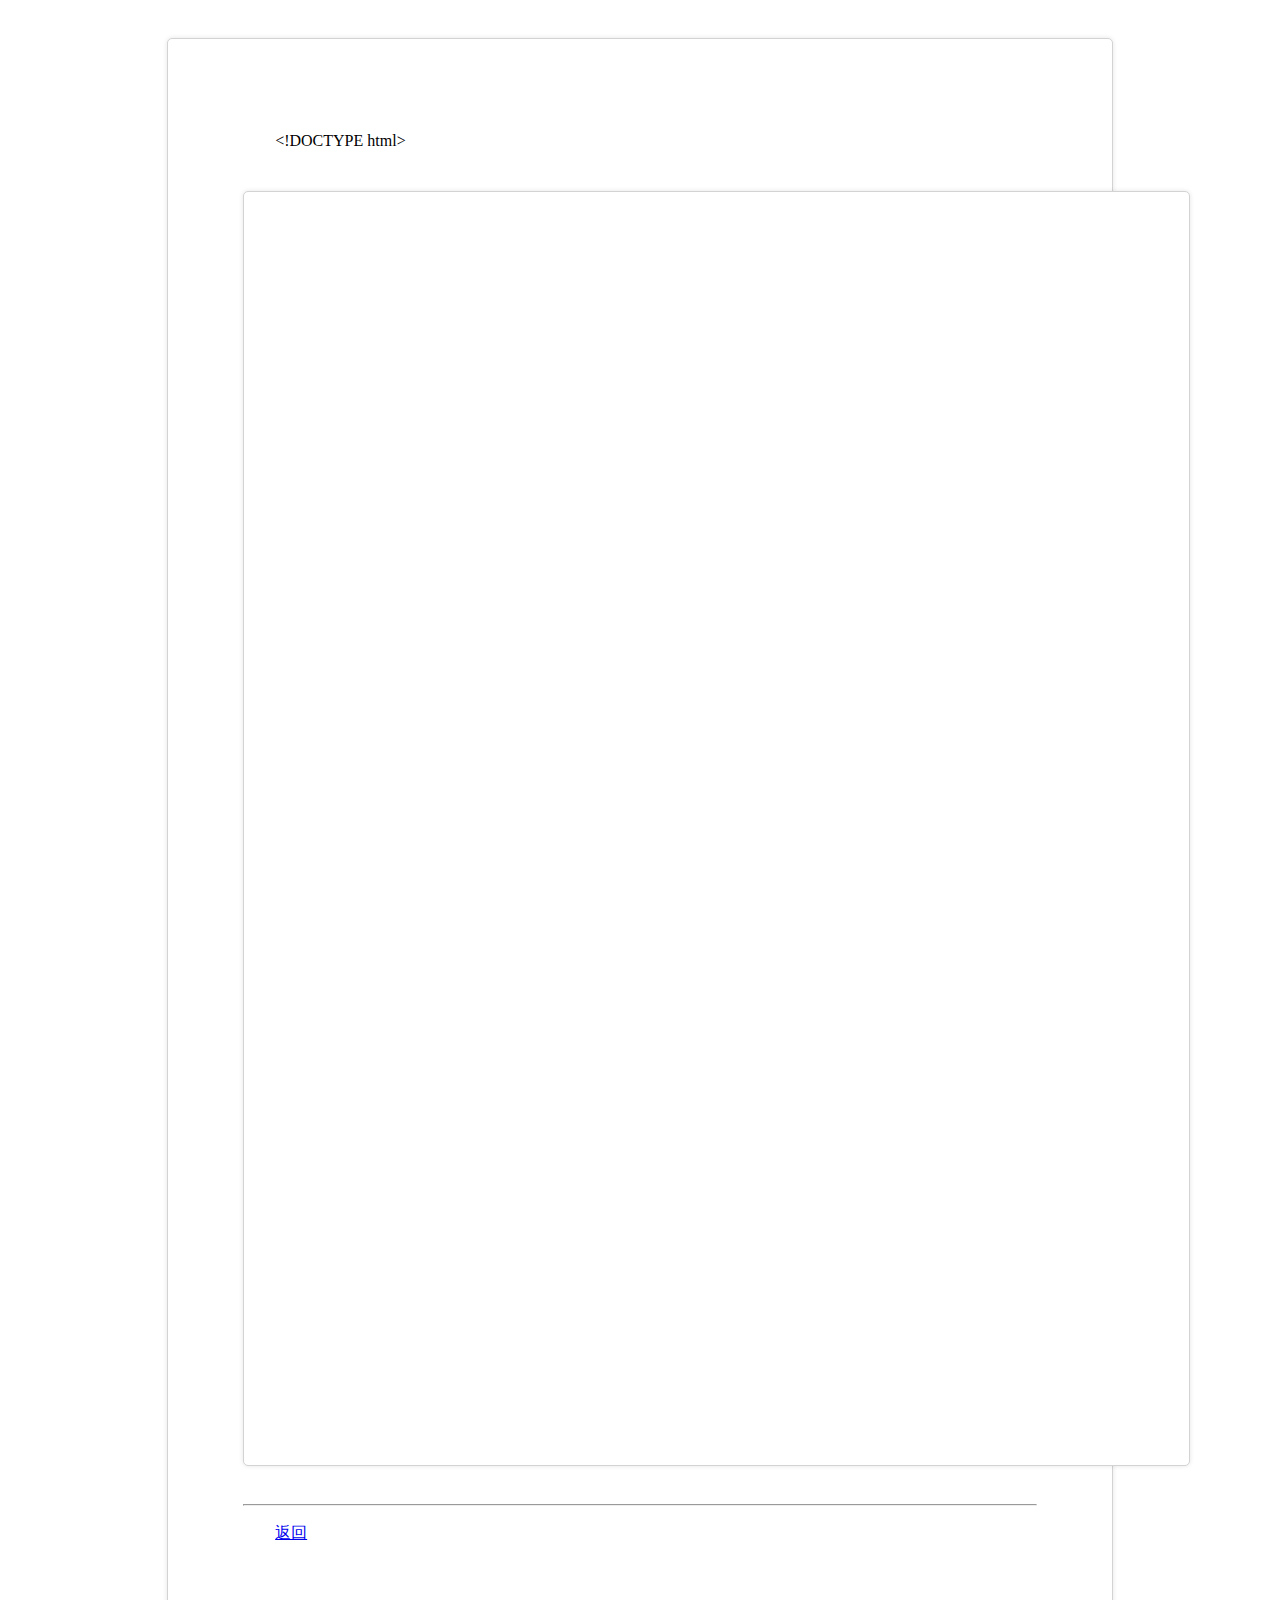
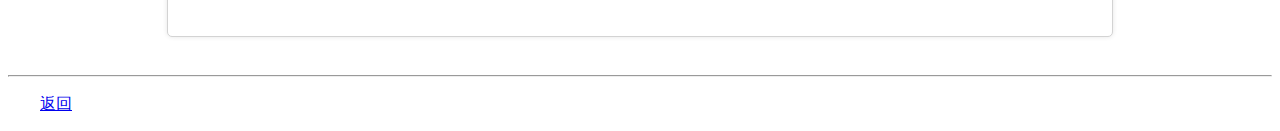
<file: showmd.html>
<!DOCTYPE html>
<html lang="zh-cmn-Hans">

<head>
  <meta charset="UTF-8">
  <meta name="viewport" content="width=device-width, initial-scale=1.0">
  <meta http-equiv="X-UA-Compatible" content="ie=edge">
  <title>Prism代码语法高亮</title>

  <!--<link href="https://cdn.bootcss.com/prism/1.25.0/themes/prism-okaidia.css" rel="stylesheet">-->
  <link rel="stylesheet" href="/css/font-awesome.min.css">

  <link href="/css/prism.css" rel="stylesheet">
  <link href="/css/prism-line-numbers.css" rel="stylesheet">
  <script src="/js/marked.js" type="text/javascript" charset="utf-8"></script>
  <script src="/js/prism.js"></script>
  <script src="/js/jquery.min.js"></script>

  <style>
    #content {
      width: 21cm;
      min-height: 29.7cm;
      padding: 2cm;
      margin: 1cm auto;
      border: 1px #D3D3D3 solid;
      border-radius: 5px;
      background: white;
      box-shadow: 0 0 5px rgba(0, 0, 0, 0.1);
    }

    mark {
      font-family: 宋体, "Courier New";
      background-color: #66FF33;
    }

    h1,
    h2 {
      text-align: center;
      font-family: "Arial", "Microsoft YaHei";
      font-weight: normal;
      line-height: 1.1;
    }

    h3,
    h4 {
      text-align: left;
      font-family: "Arial", "楷体";
      font-weight: normal;
      line-height: 1.1;
    }

    figure {
      width: 19cm;
      max-width: 19cm;
      text-align: center;
      text-indent: 0em;
    }

    figure img {
      height: auto;
      width: auto;
      max-width: 100%;
    }

    figure table {
      height: auto;
      width: auto;
      max-width: 100%;
    }

    p {
      font-family: 宋体, "verdana";
      text-indent: 2em;
      line-height: 1.4em;
    }

    ol,
    ul {
      list-style: none;
      padding: 0;
      margin: 0;
    }

    li:before {
      content: "\f00c";
      /* FontAwesome Unicode */
      font-family: FontAwesome;
      display: inline-block;
      margin-left: -0.3em;
      /* same as padding-left set on li */
      width: 1.5em;
      /* same as padding-left set on li */
    }

    li {
      text-indent: -1em;
      padding-left: 2cm;
      font-family: 宋体, "verdana";
      list-style-position: outside;
      line-height: 1.4em;
    }

    mark {
      background-color: #66FF33;
    }

    h5 {
      font-family: "Arial", "楷体";
      font-weight: normal;
      line-height: 1.1;
    }

    table.tableStyle {
      font-family: verdana, arial, sans-serif;
      font-size: 11px;
      color: #333333;
      border: 1px #999999;
      border-collapse: collapse;
      margin: 0 auto;
    }

    table.tableStyle th {
      background: #C7EDCC;
      padding: 8px;
      border: 1px solid #999999;
    }

    table.tableStyle td {
      background: #fffae0;
      padding: 8px;
      border: 1px solid #999999;
    }
  </style>
</head>

<body>

  <div id="content"></div>

  <script>
    function GetQueryValue(queryName) {
      let reg = new RegExp("(^|&)" + queryName + "=([^&]*)(&|$)", "i");
      let r = window.location.search.substr(1).match(reg);
      if (r != null) {
        return decodeURI(r[2]);
      } else {
        return null;
      }
    }

    // 向服务器发送请求
    $.ajax({
      type: "get",
      url: GetQueryValue("mdfile"),
      async: true,
      dataType: "text",
      success: function (data) {
        data = data.replace(/```mssql/g, "```sql");
        data = data.replace(/```mysql/g, "```sql");

        let ht = marked(data);
        ht = ht.replace(/<table/g, "<table class='tableStyle'");

        document.getElementById('content').innerHTML = ht.replace(/<pre/g, "<pre class='line-numbers'");

        $('#content code').map(function () {
          Prism.highlightElement(this);
        });

        $("[class |='line-numbers language']").dblclick(function () {
          const oInput = document.createElement('textarea');
          // 把文字放进input中，供复制
          oInput.value = $(this).text();
          document.body.appendChild(oInput);
          // 选中创建的input
          oInput.select();
          // 执行复制方法， 该方法返回bool类型的结果，告诉我们是否复制成功
          const copyResult = document.execCommand('copy')
          // 操作中完成后 从Dom中删除创建的input
          document.body.removeChild(oInput)
          // 根据返回的复制结果 给用户不同的提示
          if (copyResult) {
            //alert('DDL已复制到粘贴板')
          } else {
            alert('复制失败')
          }
        });
      }
    });
  </script>
  <hr>
  <p><a href="javascript:history.go(-1)">返回</a></p>

</body>

</html>
</file>
<file: css/base.css>
:root {
 /* 默认背景色 */
--backColor:#fff;
--borderline:#00283a;
 /* 卡片 */
--headerCOlor:#00283A;
 /* 卡片 */
--headerhover:rgb(0, 40, 58,.8);

  /* 默认字体颜色 */
--headerFont:#fff;
  /* 反差色 */
--fontColor:#00283A;
--mainColor:#ff8181;
--bagColor:#02162b;
}

.content-li svg path,.buttom svg path{
  fill:#fff;
}
svg{
  vertical-align: middle;
}
svg path{
  fill: var(--headerFont);
}

/* 遮罩 */
.zhezhao{
  position: fixed;
  left: 0px;
  right: 0px;
  bottom: 0px;
  top: 0px;
  background-color: rgba(0, 0, 0, .7);
  z-index: 9;
  display: none;
}
.zhezhao.active{
  display: block;
}
.zhezhao .close{
  position: absolute;
  right: 20%;
  top:  10%;
}
.close path{
  fill: #FCFCFE;
}
#videoResume{
  position: absolute;
  left: 50%;
  top:  50%;
  transform: translate(-50%,-50%);
}
#videoResumeC{
  width: 100%;
}


body,
html {
  position: relative;
  margin: 0px;
  width: 100%;
  padding: 0px;
  font-size: 13px;
  letter-spacing: 2px;
  transition: .4s ease-in-out;
  font-weight: 400;
  font-family: -apple-system, BlinkMacSystemFont, "Segoe UI", Roboto, "Helvetica Neue", Arial, "Noto Sans", sans-serif, "Apple Color Emoji", "Segoe UI Emoji", "Segoe UI Symbol", "Noto Color Emoji";
  
  color: var(--headerFont);
  background-color:var(--bagColor);
}
a{
   transition: color .6s ease-in-out;
   text-decoration: none;
   color: inherit;
}
a:hover {
  color: var(--mainColor);
}


.carbox {
  background-color: var(--headerCOlor);
  border-radius: 12px;
  box-shadow: 0 2px 4px -2px rgb(0 0 0 / 15%);
}

ul {
  list-style: none;
  margin: 0px;
  padding: 0px;
}

ul>li {
  display: inline-block;
}
img {
  width: 100%;
  height: 100%;
  vertical-align: middle;
}
.copybottm {
  padding: 30px 20px;
  color: #7B7B7D;
  font-size: 10px;
  font-weight: 700;
  letter-spacing: 2px;
  transition: .4s ease-in-out;
  text-transform: uppercase;
}

 /* 顶部栏目 */
.header {
  position: fixed;
  z-index: 2;
  top: 0px;
  width: 100%;
  height: 70px;
  line-height: 70px;
  background-color: var(--headerCOlor);
  border-radius: 0% 0% 10px 10px;
  box-shadow: 0 2px 4px 0 rgb(0 0 0 / 15%);
}

/* 下面的装饰 */
.borderafter::after{
  content: '';
  position: absolute;
  top: 70px;
  left: 0px;
  right: 0px;
  height: 8px;
  /* background-color: #00283A; */
  background-color: var(--borderline);
  border-radius: 0% 0% 5px 5px;
  opacity: .3;
}

/* 上面的装饰 */
.borderbefore::before{
  content: '';
  position: absolute;
  top: -8px;
  left: 8%;
  right: 8%;
  height: 10px;
  background-color: var(--borderline);
  border-radius: 5px 5px 0% 0%;
  opacity: .3;
}

.col {
  width: 75%;
  margin: 0 auto;
  /* border: 1px solid red; */
}

.header>div {
  display: flex;
  justify-content: space-between;
}

/* 开灯 */
.kaig-bottm img {
  width: 15px;
  height: 15px;
}
.kaig-bottm .my-radio{
  position: relative;
  display: inline-block;
  height: 20px;
  width: 40px;
  vertical-align: middle;
  background: #F4F5F7;
  border-radius: 2em;
  box-shadow: inset 0 0 4px -1px rgb(0 0 0 / 15%);
  transition: .4s ease-in-out;
  cursor: pointer;
}

.kaig-bottm .my-radio.active>i{
  right: 0px;
  left: auto;
}
.kaig-bottm .my-radio>i{
  position: absolute;
  left: 0px;
  top: 0px;
  bottom: 0px;
  display: inline-block;
  width: 35%;
  border: solid 3px #AFB42B;
  border-radius: 50%;
  background: #FCFCFE;
  transition: all .2s ease;
}

/* 顶部导航栏 */
.header-nav {
  display: inline-block;
}

.header-nav>li.active::after {
  content: '';
  display: inline-block;
  position: absolute;
  bottom: 0;
  left: 0px;
  right: 0px;
  border-radius: 10px;
  height: 3px;
  background-color: var(--mainColor);
  transition: .4s ease-in-out;
}

.header-nav>li {
  padding: 0 30px;
  position: relative;
  transition: color .6s ease-in-out;
  box-sizing: border-box;
}

.header-nav>li:hover {
  color: var(--mainColor);
}



/* 导航 */ 
/* 黑色主题背景 */
.navigation.active{ 
  background-image: url("../img/back/aitx6-0og08.webp") !important;
  
}
/* 默认主题 */
.navigation {
  margin: 0px auto 0;
  width: 95%;
  background-color: transparent;
  height: 600px;
  border-radius: 20px;
  background-image: url("../img/back/a58cbbffd2aa49c1b1e99990be912f30.jpg");
  background-attachment: fixed;
  background-size: 100%;
  background-repeat: no-repeat;
  overflow: hidden;
  color: #fff;
}

/* 顶部导航 */
.navigation .titleBox-tag {
  text-transform: uppercase;
}

.navigation h1 {
  margin: 10px 0;
  font-size: 3.8rem;
  color: #fcfcfe;
  text-shadow: 0 1px 10px rgb(0 0 0 / 30%);
}
.navigation .buttom:hover{
  transform: scale(1.1);
  color: #fff;
}
.navigation>.nav-titleBox {
  margin-top: 18rem;
}

.nav-titleBox .buttom {
  display: inline-block;
  height: 28px;
  line-height: 28px;
  padding: 0px 35px 0 20px;
  border: 2px solid white;
  border-radius: 15px;
  cursor: pointer;
  transition: transform .3s ease;
  color: #fcfcfe;
  position: relative;
}
.nav-titleBox .buttom::after{
  position: absolute;
  right: 10px;
  top: 50%;
  content: '';
  width: 0px;
  height: 0px;
  border-top: 4px solid transparent;
  border-left: 8px solid #fff;
  border-bottom: 4px solid transparent;
  animation: bmove 1s infinite;
}
@keyframes bmove {
  0%{
    opacity: 1;
    transform: translateX(-8px) translateY(-50%);
  }
  100%{
    opacity: 0;
    transform: translateX(5px) translateY(-50%);
  }
}


/* 内容 */

.co-left {
  width:35%;
  display: inline-block;
  height: 50px;
}

.co-right {
  width: 64%;
  display: inline-block;
  /* background-color: #45454566; */
  min-height: 50px;
}
.co{
  width: 70%;
  margin: 0 auto;
}

.content {
  position: relative;
  top: -90px;
  min-height: 1000px;
  width: 70%;
  margin: 0 auto;
  display: flex;
  /* background-color: rgba(10, 15, 20, 0.2); */
}


/* 左半部分 */
.content .me-card {
  /* top: 390px; */
}

.scroll{
  position: fixed !important;
  top: 49%;
}
.content .me-card {
  width: fit-content;
  min-width: 285px;
  transform: translateY(-351px);
  height: 780px;
  /* backgrounbad-color: var(--headerCOlor); */
  border-radius: 10px;
  text-align: center;
  border: 1px solid var(--headerCOlor);
  padding: 0px 30px;
}


/* 左边吸盘 */
.mecar-title {
  margin-top: 40px;
}


.me-hover span{
  margin: 0 auto;
  display: block;
  font: 14px ;
  border-right: .08em solid;
  /* 个数*2ch */
  width: 28ch; 
  white-space: nowrap;
  overflow: hidden;
  animation: typing 3s steps(28,end), blink-caret .3s step-end infinite alternate;
}


@keyframes typing {
  from {
    width: 0;
  }
}
@keyframes blink-caret {
  50%{
    border-color: transparent;
  }
}


/* 虚线 */
.content .borderbotm {
  /* border-style: dashed; */
  border-bottom: 1px dashed rgb(187, 185, 185);
  height: 0px;
  margin: 35px 0;
}

.mecar-title .me-image {
  position: relative;
  display: inline-block;
}
.me-image>img{
  width: 100px;
  height: 100px;
  border: solid 3px #FCFCFE;
  border-radius: 50%;
  box-shadow: 0 2px 4px -2px rgb(0 0 0 / 15%);
}
.mecar-title .me-image>.status{
    height: 20px;
    width: 20px;
     box-shadow: 0 2px 4px -2px rgb(0 0 0 / 15%);
    border-radius: 50%;
    position: absolute;
    border: solid 3px #FCFCFE;
    right: 0px;
    bottom: 0px;
    background-color: var(--mainColor);
    overflow: hidden;
    color: #fff;
    transition: width .2s ease-in-out, visible .2s ease-in-out;
}
.mecar-title .me-image:hover .status{
  width: 100px;
  border-radius: 20px;
}
.mecar-title .me-image:hover .status i {
  width: 0%;
  visibility: hidden;
}
.mecar-title .me-image:hover .status i {
  width: 100%;
  visibility: visible;
}

.mecar-bottm>div {
  display: flex;
  justify-content: space-between;
  height: 25px;
  line-height: 25px;
}

.mecar-bottm .mecarbottm-key {
  font-weight: 500;
}

.mecar-bottm .mecarbottm-value {
  font-weight: 500;
  color: #747474;
}
.me-card .lianxi-list svg{
  margin: 0 5px;
 
}
.me-card .lianxi-list a svg path{
  transition: .2s ease-in-out;
}
.me-card .lianxi-list a:hover svg path{
  fill: var(--mainColor);
}
.me-card .lianxi-list a{
 display: inline-block;
}
.me-card .buttom-box .button{
  display: block;
  margin: 0 auto;
  border: none;
  height: 40px;
  line-height: 40px;
  width: 200px;
 
  color: var(--headerFont);
  border-radius: 50px;
  background: linear-gradient(-45deg, var(--mainColor) 50%, #fff 60%, var(--mainColor) 70%);
  background-size: 600% 100%;
  animation: shine 5s infinite;
}
@keyframes shine {
  0% {
    background-position-x: 100%;
  }
  50% {
    background-position-x: 0%;
  }
  100% {
    background-position-x: -100%;
  }
}


/* g公共 */
.content-li>h3 {
  display: flex;
  align-items: center;
  color: var(--headerFont);
}

.content-li .borderbotm {
  flex: 1;
  margin-left: 20px;
  margin-right: 20px;
}


/* 加载小蝴蝶 */
.lodding-wrap{
  position: fixed;
  left: 0px;
  right: 0px;
  bottom: 0px;
  top: 0px;
  background-color: rgba(0, 0, 0, 0.95);
  z-index: 9;
  opacity: 1;
}

.loadding-div{
  left: 50%;
  top: 50%;
  position: relative;
  width: 100px;
  height: 100px;
  transform: rotateZ(-13deg) translate(-50%,-50%); 
  animation: insect-fly 0.3333333333s infinite alternate cubic-bezier(.45,-0.43,.63,1.94);
}

.loadding-div::after,.loadding-div::before{
  content: '';
  position: absolute;
  width: 50px;
  height: 50px;
  border: 1px solid #00c7ff;
  transform: rotateX(60deg) rotateY(-60deg);
  background-color: rgba(81, 0, 255, 0.723);
  border-radius: 40% 20% 50% 50%;
  animation: wings 0.333s infinite cubic-bezier(0.6, 0, 0.4, 1) alternate;
}
.loadding-div::after{
  transform-origin: right center;
  left: 0;
}

.loadding-div::before{
  right: 0;
  transform-origin: left center;
  animation-direction: alternate-reverse;
}

@keyframes insect-fly {
  from {
    margin-top: -0.3em;
  }
  to {
    margin-top: 0.3em;
  }
}
@keyframes wings {
  from{
    transform: rotateX(60deg) rotateY(-60deg);
  }
  to{
    transform: rotateX(60deg) rotateY(60deg);
  }
}

/* 雪花 */
.canvas-wrap{
  position: fixed;
  top: 100px;
  bottom: 0px;
  z-index: 1;
  left: 0;
  right: 0;
}


/* 置顶层 */
.zz{
  position: relative;
  z-index: 1;
}


/* 公共的按钮样式 */
.buttonsty{
  cursor: pointer;
  transition: .4s ease-in-out;
}
.buttonsty:hover{
  transform: scale(1.03);
}



/* 适配 */

/* @media screen and (min-width:1000px) and (max-width:1200px) {
  .content .me-card{
    min-width: auto;
  }
}



@media screen and ( max-width:1000px) {
  .content{
    display: block;
  }
  .content .me-card{
    min-width: auto;
  }
    

  .header-right{
    display: none;
  }
  .nav-titleBox{
    display: none;
  }
  .co-right{
    display: none;
  }
} */


/* 播放器 */
 .music-wrap{
  position: fixed;
  right: -14%;
  bottom: 30px;
  z-index: 2;
  transition: right .3s ease;
}
.music-wrap:hover{
  right: 0%;
}
/*
.music-wrap.paused .music-box{
  animation-play-state:paused;
}
.music-wrap .music-box{
  animation:fadenum 5s linear infinite;
}
.music-wrap .music-box{
  background-image: url(../img/bg2.jpg);
  background-size: 100% 100%;
  transform-origin: center center;
  width:80px;
  height:80px;
  background-color:pink;
  border-radius: 50%;
}
@keyframes fadenum{
  0%{transform:rotate(0deg);}
  100%{transform:rotate(360deg);}
}

.music-wrap .star{
  display: inline-block;
  width: 0;
  height: 0;
  border-top: 10px solid #fff;
  border-bottom: 10px solid #fff;
  border-left: 20px solid #fff;
  z-index: 1;
  position: absolute;
  top: 50%;
  left: 50%;
  transform: translate(-50%,-50%);
}

.music-wrap.paused .star{
  border-top: 10px solid transparent;
  border-bottom: 10px solid transparent;
  border-left: 20px solid #fff;
} */



 .min_menu{
  display: none;
  height: 2px;
  width: 15px;
  background-color: var(--headerFont);
  border-radius: 2px;
  position: relative;
  transition: .4s ease-in-out;
}
.min_menu::after{
  content: "";
  top: -5px;
  position: absolute;
  background-color: inherit;
  transition: .4s ease-in-out;
  display: block;
  width: 15px;
  height: 2px;
  border-radius: 2px;
}

.min_menu::before{
  content: "";
  bottom: -5px;
  position: absolute;
  background-color: inherit;
  transition: .4s ease-in-out;
  display: block;
  width: 15px;
  height: 2px;
  border-radius: 2px;
  
}
.min_menu-wrap{
  min-width: 50px;
}
.min_menu-wrap.active .min_menu{
  transform: rotate(45deg);
}
.min_menu-wrap.active .min_menu::after{
  transform: translate(0,5px) rotate(-90deg);
}
.min_menu-wrap.active .min_menu::before{
  transform: translate(0,-5px) rotate(-90deg);
}


  /* 手机*/
  @media screen and (max-width: 950px) {
    .col>span{
      visibility: hidden;
    }
    .content .me-card{
      min-width: auto;
    }
    .co-left{
      position: relative;
      width: auto;
      display: block;
      height: auto;
    }
    .co-right{
      width: 100%;
    }
    .content{
      display: block;
    }
    .content .me-card{
      width:auto;
      transform: translateY(-20px);
    }
    .scroll{
      position:relative !important;
    }

    
    .min_menu{
      display: inline-block;
    }
    /* .header .header-right{
      display:none;
    } */
    .co-left{
      display: none;
    }
    .co-right{
      width: 100%;
    }

  
    .header-right .min_menu-wrap{
      text-align: center;
    }
    .header-right .header-nav>li{
      display: block;
    }
    .header-right .kaig-bottm{
      display: block;
    }

    .menu_list{
      pointer-events: none;
      position: absolute;
      left: 0;
      right: 0;
      text-align: center;
      opacity: 0;
      background-color: var(--headerhover);
      transform: translateY(10px);
      transition: .1s ease-in-out;
    }

    .menu_list.active{
      opacity: 1;
      pointer-events: all;
      transform: translateY(0px);
    }

    .navigation>.nav-titleBox {
      margin-top: 10rem;
    }
  }

/* 平板 */
 @media screen and (max-width:1200px){
  .navigation{
    text-align: center;
    background-size: 100% 100%;
  }
 
  .co-left{
    position: relative;
    width: auto;
    display: block;
    height: auto;
  }
  .co-right{
    width: 100%;
  }
  .content{
    display: block;
  }
  .content .me-card{
    width:auto;
    transform: translateY(-20px);
  }
  .scroll{
    position:relative !important;
  }
}
</file>
<file: css/index1.css>
/* 正文 */
 .content-li.li1 {
  display: flex;
  justify-content: space-between;
}

/* .li1-box::after {
  content: '';
  position: absolute;
  top: -8px;
  left: 8%;
  right: 8%;
  height: 10px;
  background-color: var(--backColor);
  border-radius: 5px 5px 0% 0%;
  opacity: .3;

} */

.content-li.li1>.li1-box {
  position: relative;
  flex: 0 0 32%;
  background-color: var(--headerCOlor);
  min-height: 200px;
  text-align: center;
  border-radius: 10px;
  padding: 30px 20px;
  box-sizing: border-box;

}

.li1-box>span {
  /* margin-top: 25px; */
  font-size: 24px;
  font-weight: 900;
  color: var(--headerFont);
  line-height: 20px;
  display: inline-block;
}

.li1-box>span.tag{
  color: var(--mainColor);
  font-size: 18px;
}

.li1-box>p {
  /* text-transform: uppercase; */
  font-size: 11px;
  font-weight: 700;
  letter-spacing: 2px;
  color: var(--headerFont);
  transition: .4s ease-in-out;
  margin: 0px;
}

/* 公共 */
.content-li>h3 {
  display: flex;
  align-items: center;
  color: var(--headerFont);
}

.content-li .borderbotm {
  flex: 1;
  margin-left: 20px;
  margin-right: 20px;
}

/* 第二块 */

.li2-box {
  /* width: 100%; */
  min-height: 50px;
  padding: 40px;
  box-shadow: 0 2px 4px -2px rgb(0 0 0 / 15%);
}

.li2-box blockquote::after {
  margin: 0;
  width: 50px;
  color: var(--mainColor);
  line-height: 55px;
  content: '"';
  position: absolute;
  bottom: -40px;
  right: -25px;
  font-size: 54px;
}

.li2-box blockquote::before {
  margin: 0;
  color: var(--mainColor);
  width: 50px;
  line-height: 55px;
  content: '"';
  position: absolute;
  top: -25px;
  left: -25px;
  font-size: 54px;
}

.li2-box blockquote {
  position: relative;
  padding: 0;
  margin: 0;
  display: block;
  color: var(--headerFont);
  font-style: italic;
  font-size: 16px;
  font-weight: 500;
}

/* 第三段 */
.li3-box {
  position: relative;
  min-height: 380px;
  background-image: url("../img/videoback.jpg");
  background-size: 100%;
}

.li3-box>.play-buttom {
  position: absolute;
  left: 50%;
  top: 50%;
  transform: translate(-50%, -50%);
  width: 60px;
  height: 60px;
  line-height: 60px;
  border-radius: 50%;
  background-color: var(--mainColor);
  color: white;
  text-align: center;
  font-weight: bold;
  font-size: 30px;

}

.play-buttom::after {
  position: absolute;
  content: '';
  display: inline-block;
  width: 60px;
  height: 60px;
  left: 0px;
  top: 0px;
  z-index: -1;
  background-color: inherit;
  border-radius: 50%;
  animation: playbuttom 1s infinite;
}

@keyframes playbuttom {
  from {
    opacity: 1;
    transform: scale(0.9);
  }

  to {
    opacity: 0;
    transform: scale(1.5);
  }
}

.play-buttom svg {
  vertical-align: -13px;
}

/* 第四 */
.li4-box {
  display: flex;
  justify-content: space-between;
  flex-wrap: wrap;
}

.li4-box>div {
  box-sizing: border-box;
  padding: 25px;
  flex: 0 0 48%;
  min-height: 250px;
  margin-bottom: 20px;


  font-weight: 500;
  letter-spacing: .05em;
  -webkit-font-smoothing: antialiased;
}

.li4-box>div p {
  font-size: 13px;
  color: #7B7B7D;
}

.li4-box>div a {
  position: relative;
  display: inline-block;
  color: var(--mainColor);
  margin-top: 10px;
  cursor: pointer;
  padding-right: 30px;
}
.li4-box>div a::after{
  position: absolute;
  right: 10px;
  top: 50%;
  content: '';
  width: 0px;
  height: 0px;
  border-top: 4px solid transparent;
  border-left: 8px solid var(--mainColor);
  border-bottom: 4px solid transparent;
  animation: bmove 1s infinite;
}

.li4-box svg path{
  fill: var(--headerFont);
}
.li4icon {
  width: 45px;
  height: 45px;
}

/* 第五 */
.li5-box {
  position: relative;
  overflow: hidden;
}

svg {
  vertical-align: sub;
}
.li5-box .left,.li5-box .right{
  transition: .3s ease;
  position: absolute;
  width: 40px;
  height: 40px;
  line-height: 40px;
  border-radius: 50%;
  background-color: var(--headerCOlor);
  text-align: center;
  font-weight: bold;
  font-size: 20px;
  z-index: 1;
  color: white;
  top: 10%;
  opacity: 0;
}

.li5-box:hover .left{
  transform: translateX(100%);
  opacity: 1;
  background-color: var(--mainColor);
}
.li5-box:hover .right {
  transform: translateX(-100%);
  opacity: 1;
  background-color: var(--bagColor);
}

.li5-box .left {
  right: 15%;
}
.li5-box .right {
  left: 15%;
}

.li5box-ul {
  min-width: 100%;
  transition: transform 1s ease;
  transform: translate3d(0px, 0px, 0px);
  transition-duration: 1s;
  /* min-height: 250px; */
  /* background-color: aqua;
    transition-duration: 0ms;
    transform: translate3d(-0%, 10px, 10px); */
}

.li5box-car {
  display: inline-block;
  height: 300px;
  box-sizing: border-box;
  width: 680px;
  text-align: center;
  padding: 50px 20px;
}

.li5box-car>img {
  width: 50px;
  height: 50px;
  border: solid 3px #FCFCFE;
  border-radius: 50%;
  box-shadow: 0 2px 4px -2px rgb(0 0 0 / 15%);

}

/* 第六个 */
.content-li.li6 {}

.li6-box {
  display: flex;
  justify-content: space-between;
  flex-wrap: wrap;
}
.li6-box a{
  display: block;
  color: var(--mainColor);
  margin-top: 10px;
  cursor: pointer;
}
.li6-box>div {
  display: inline-block;
  overflow: hidden;
  flex: 0 0 48%;
  margin-bottom: 20px;
}

.li6-box .borderbotm {
  margin-left: 0px;
  margin-right: 0px;
}

.li6car-title {
  padding: 20px;
}
.li6-box .imgbox{
  display: block;
  overflow: hidden;
  margin-top: 0px;
}
.li6-box img{
  transform: scale(1.1);
  height: 100%;
  transition: all .3s ease-in-out;
}
.li6-box img:hover{
  transform: scale(1);
}


/* 第七个 */
.li7-box{
  display: flex;
  justify-content: space-between;
  flex-wrap: wrap;
}

.li7boxitem{
  flex: 0 0 48%;
  min-height: 300px;
  text-align: center;
  padding: 50px 0;
  position: relative;
  overflow: hidden;
}

.li7boxitem.active::after{
  content: '欢迎聘用';
  text-align: center;
  color: #fcfcfe;
  font-size: 10px;
  font-weight: 700;
  letter-spacing: 2px;
  line-height: 20px;
  height: 20px;
  padding: 0 40px;
  background-color: var(--mainColor);
  transform: rotate(45deg);
  position: absolute;
  top: 23px;
  right: -40px;
}

.li7boxitem h3{
  margin-bottom: 30px;
}
.li7boxitem p{
  margin: 15px 0;
}

.li7boxitem button{
  white-space: nowrap;
  background-color: var(--mainColor);
  border: solid 2px var(--mainColor);
  height: 30px;
  color: var(--headerFont);
  font-size: 11px;
  font-weight: 700;
  letter-spacing: 2px;
  border-radius: 20px;
  padding: 0 30px;
}


.throughline{
  text-decoration: line-through;
  opacity: .5;
}
.item-price{
  font-size: 28px;
  font-family: fantasy;
  text-align: center;
}
.item-price sub{
    font-size: 14px;
    color: rgba(204, 205, 207, 0.7);
    font-weight: 300;
    vertical-align: middle;
}


    /* 手机*/
    @media screen and (max-width: 550px) {
      .content-li{
        display: block;
      }
       .li1{
        display: block !important;
      }
      .li4-box{
        display: block;
      }
      .li6-box{
        display: block;
      }
      .li7-box{
        display: block;
      }
      .li5box-car{
        width:auto;
      }
    }
</file>
<file: github-pages-deploy-action-temp-deployment-folder/github-pages-deploy-action-temp-deployment-folder/css/base.css>
:root {
 /* 默认背景色 */
--backColor:#fff;
--borderline:#00283a;
 /* 卡片 */
--headerCOlor:#00283A;
 /* 卡片 */
--headerhover:rgb(0, 40, 58,.8);

  /* 默认字体颜色 */
--headerFont:#fff;
  /* 反差色 */
--fontColor:#00283A;
--mainColor:#ff8181;
--bagColor:#02162b;
}

.content-li svg path,.buttom svg path{
  fill:#fff;
}
svg{
  vertical-align: middle;
}
svg path{
  fill: var(--headerFont);
}

/* 遮罩 */
.zhezhao{
  position: fixed;
  left: 0px;
  right: 0px;
  bottom: 0px;
  top: 0px;
  background-color: rgba(0, 0, 0, .7);
  z-index: 9;
  display: none;
}
.zhezhao.active{
  display: block;
}
.zhezhao .close{
  position: absolute;
  right: 20%;
  top:  10%;
}
.close path{
  fill: #FCFCFE;
}
#videoResume{
  position: absolute;
  left: 50%;
  top:  50%;
  transform: translate(-50%,-50%);
}
#videoResumeC{
  width: 100%;
}


body,
html {
  position: relative;
  margin: 0px;
  width: 100%;
  padding: 0px;
  font-size: 13px;
  letter-spacing: 2px;
  transition: .4s ease-in-out;
  font-weight: 400;
  font-family: -apple-system, BlinkMacSystemFont, "Segoe UI", Roboto, "Helvetica Neue", Arial, "Noto Sans", sans-serif, "Apple Color Emoji", "Segoe UI Emoji", "Segoe UI Symbol", "Noto Color Emoji";
  
  color: var(--headerFont);
  background-color:var(--bagColor);
}
a{
   transition: color .6s ease-in-out;
   text-decoration: none;
   color: inherit;
}
a:hover {
  color: var(--mainColor);
}


.carbox {
  background-color: var(--headerCOlor);
  border-radius: 12px;
  box-shadow: 0 2px 4px -2px rgb(0 0 0 / 15%);
}

ul {
  list-style: none;
  margin: 0px;
  padding: 0px;
}

ul>li {
  display: inline-block;
}
img {
  width: 100%;
  height: 100%;
  vertical-align: middle;
}
.copybottm {
  padding: 30px 20px;
  color: #7B7B7D;
  font-size: 10px;
  font-weight: 700;
  letter-spacing: 2px;
  transition: .4s ease-in-out;
  text-transform: uppercase;
}

 /* 顶部栏目 */
.header {
  position: fixed;
  z-index: 2;
  top: 0px;
  width: 100%;
  height: 70px;
  line-height: 70px;
  background-color: var(--headerCOlor);
  border-radius: 0% 0% 10px 10px;
  box-shadow: 0 2px 4px 0 rgb(0 0 0 / 15%);
}

/* 下面的装饰 */
.borderafter::after{
  content: '';
  position: absolute;
  top: 70px;
  left: 0px;
  right: 0px;
  height: 8px;
  /* background-color: #00283A; */
  background-color: var(--borderline);
  border-radius: 0% 0% 5px 5px;
  opacity: .3;
}

/* 上面的装饰 */
.borderbefore::before{
  content: '';
  position: absolute;
  top: -8px;
  left: 8%;
  right: 8%;
  height: 10px;
  background-color: var(--borderline);
  border-radius: 5px 5px 0% 0%;
  opacity: .3;
}

.col {
  width: 75%;
  margin: 0 auto;
  /* border: 1px solid red; */
}

.header>div {
  display: flex;
  justify-content: space-between;
}

/* 开灯 */
.kaig-bottm img {
  width: 15px;
  height: 15px;
}
.kaig-bottm .my-radio{
  position: relative;
  display: inline-block;
  height: 20px;
  width: 40px;
  vertical-align: middle;
  background: #F4F5F7;
  border-radius: 2em;
  box-shadow: inset 0 0 4px -1px rgb(0 0 0 / 15%);
  transition: .4s ease-in-out;
  cursor: pointer;
}

.kaig-bottm .my-radio.active>i{
  right: 0px;
  left: auto;
}
.kaig-bottm .my-radio>i{
  position: absolute;
  left: 0px;
  top: 0px;
  bottom: 0px;
  display: inline-block;
  width: 35%;
  border: solid 3px #AFB42B;
  border-radius: 50%;
  background: #FCFCFE;
  transition: all .2s ease;
}

/* 顶部导航栏 */
.header-nav {
  display: inline-block;
}

.header-nav>li.active::after {
  content: '';
  display: inline-block;
  position: absolute;
  bottom: 0;
  left: 0px;
  right: 0px;
  border-radius: 10px;
  height: 3px;
  background-color: var(--mainColor);
  transition: .4s ease-in-out;
}

.header-nav>li {
  padding: 0 30px;
  position: relative;
  transition: color .6s ease-in-out;
  box-sizing: border-box;
}

.header-nav>li:hover {
  color: var(--mainColor);
}



/* 导航 */ 
/* 黑色主题背景 */
.navigation.active{ 
  background-image: url("../img/back/aitx6-0og08.webp") !important;
  
}
/* 默认主题 */
.navigation {
  margin: 0px auto 0;
  width: 95%;
  background-color: transparent;
  height: 600px;
  border-radius: 20px;
  background-image: url("../img/back/a58cbbffd2aa49c1b1e99990be912f30.jpg");
  background-attachment: fixed;
  background-size: 100%;
  background-repeat: no-repeat;
  overflow: hidden;
  color: #fff;
}

/* 顶部导航 */
.navigation .titleBox-tag {
  text-transform: uppercase;
}

.navigation h1 {
  margin: 10px 0;
  font-size: 3.8rem;
  color: #fcfcfe;
  text-shadow: 0 1px 10px rgb(0 0 0 / 30%);
}
.navigation .buttom:hover{
  transform: scale(1.1);
  color: #fff;
}
.navigation>.nav-titleBox {
  margin-top: 18rem;
}

.nav-titleBox .buttom {
  display: inline-block;
  height: 28px;
  line-height: 28px;
  padding: 0px 35px 0 20px;
  border: 2px solid white;
  border-radius: 15px;
  cursor: pointer;
  transition: transform .3s ease;
  color: #fcfcfe;
  position: relative;
}
.nav-titleBox .buttom::after{
  position: absolute;
  right: 10px;
  top: 50%;
  content: '';
  width: 0px;
  height: 0px;
  border-top: 4px solid transparent;
  border-left: 8px solid #fff;
  border-bottom: 4px solid transparent;
  animation: bmove 1s infinite;
}
@keyframes bmove {
  0%{
    opacity: 1;
    transform: translateX(-8px) translateY(-50%);
  }
  100%{
    opacity: 0;
    transform: translateX(5px) translateY(-50%);
  }
}


/* 内容 */

.co-left {
  width:35%;
  display: inline-block;
  height: 50px;
}

.co-right {
  width: 64%;
  display: inline-block;
  /* background-color: #45454566; */
  min-height: 50px;
}
.co{
  width: 70%;
  margin: 0 auto;
}

.content {
  position: relative;
  top: -90px;
  min-height: 1000px;
  width: 70%;
  margin: 0 auto;
  display: flex;
  /* background-color: rgba(10, 15, 20, 0.2); */
}


/* 左半部分 */
.content .me-card {
  /* top: 390px; */
}

.scroll{
  position: fixed !important;
  top: 49%;
}
.content .me-card {
  width: fit-content;
  min-width: 285px;
  transform: translateY(-351px);
  height: 780px;
  /* backgrounbad-color: var(--headerCOlor); */
  border-radius: 10px;
  text-align: center;
  border: 1px solid var(--headerCOlor);
  padding: 0px 30px;
}


/* 左边吸盘 */
.mecar-title {
  margin-top: 40px;
}


.me-hover span{
  margin: 0 auto;
  display: block;
  font: 14px ;
  border-right: .08em solid;
  /* 个数*2ch */
  width: 28ch; 
  white-space: nowrap;
  overflow: hidden;
  animation: typing 3s steps(28,end), blink-caret .3s step-end infinite alternate;
}


@keyframes typing {
  from {
    width: 0;
  }
}
@keyframes blink-caret {
  50%{
    border-color: transparent;
  }
}


/* 虚线 */
.content .borderbotm {
  /* border-style: dashed; */
  border-bottom: 1px dashed rgb(187, 185, 185);
  height: 0px;
  margin: 35px 0;
}

.mecar-title .me-image {
  position: relative;
  display: inline-block;
}
.me-image>img{
  width: 100px;
  height: 100px;
  border: solid 3px #FCFCFE;
  border-radius: 50%;
  box-shadow: 0 2px 4px -2px rgb(0 0 0 / 15%);
}
.mecar-title .me-image>.status{
    height: 20px;
    width: 20px;
     box-shadow: 0 2px 4px -2px rgb(0 0 0 / 15%);
    border-radius: 50%;
    position: absolute;
    border: solid 3px #FCFCFE;
    right: 0px;
    bottom: 0px;
    background-color: var(--mainColor);
    overflow: hidden;
    color: #fff;
    transition: width .2s ease-in-out, visible .2s ease-in-out;
}
.mecar-title .me-image:hover .status{
  width: 100px;
  border-radius: 20px;
}
.mecar-title .me-image:hover .status i {
  width: 0%;
  visibility: hidden;
}
.mecar-title .me-image:hover .status i {
  width: 100%;
  visibility: visible;
}

.mecar-bottm>div {
  display: flex;
  justify-content: space-between;
  height: 25px;
  line-height: 25px;
}

.mecar-bottm .mecarbottm-key {
  font-weight: 500;
}

.mecar-bottm .mecarbottm-value {
  font-weight: 500;
  color: #747474;
}
.me-card .lianxi-list svg{
  margin: 0 5px;
 
}
.me-card .lianxi-list a svg path{
  transition: .2s ease-in-out;
}
.me-card .lianxi-list a:hover svg path{
  fill: var(--mainColor);
}
.me-card .lianxi-list a{
 display: inline-block;
}
.me-card .buttom-box .button{
  display: block;
  margin: 0 auto;
  border: none;
  height: 40px;
  line-height: 40px;
  width: 200px;
 
  color: var(--headerFont);
  border-radius: 50px;
  background: linear-gradient(-45deg, var(--mainColor) 50%, #fff 60%, var(--mainColor) 70%);
  background-size: 600% 100%;
  animation: shine 5s infinite;
}
@keyframes shine {
  0% {
    background-position-x: 100%;
  }
  50% {
    background-position-x: 0%;
  }
  100% {
    background-position-x: -100%;
  }
}


/* g公共 */
.content-li>h3 {
  display: flex;
  align-items: center;
  color: var(--headerFont);
}

.content-li .borderbotm {
  flex: 1;
  margin-left: 20px;
  margin-right: 20px;
}


/* 加载小蝴蝶 */
.lodding-wrap{
  position: fixed;
  left: 0px;
  right: 0px;
  bottom: 0px;
  top: 0px;
  background-color: rgba(0, 0, 0, 0.95);
  z-index: 9;
  opacity: 1;
}

.loadding-div{
  left: 50%;
  top: 50%;
  position: relative;
  width: 100px;
  height: 100px;
  transform: rotateZ(-13deg) translate(-50%,-50%); 
  animation: insect-fly 0.3333333333s infinite alternate cubic-bezier(.45,-0.43,.63,1.94);
}

.loadding-div::after,.loadding-div::before{
  content: '';
  position: absolute;
  width: 50px;
  height: 50px;
  border: 1px solid #00c7ff;
  transform: rotateX(60deg) rotateY(-60deg);
  background-color: rgba(81, 0, 255, 0.723);
  border-radius: 40% 20% 50% 50%;
  animation: wings 0.333s infinite cubic-bezier(0.6, 0, 0.4, 1) alternate;
}
.loadding-div::after{
  transform-origin: right center;
  left: 0;
}

.loadding-div::before{
  right: 0;
  transform-origin: left center;
  animation-direction: alternate-reverse;
}

@keyframes insect-fly {
  from {
    margin-top: -0.3em;
  }
  to {
    margin-top: 0.3em;
  }
}
@keyframes wings {
  from{
    transform: rotateX(60deg) rotateY(-60deg);
  }
  to{
    transform: rotateX(60deg) rotateY(60deg);
  }
}

/* 雪花 */
.canvas-wrap{
  position: fixed;
  top: 100px;
  bottom: 0px;
  z-index: 1;
  left: 0;
  right: 0;
}


/* 置顶层 */
.zz{
  position: relative;
  z-index: 1;
}


/* 公共的按钮样式 */
.buttonsty{
  cursor: pointer;
  transition: .4s ease-in-out;
}
.buttonsty:hover{
  transform: scale(1.03);
}



/* 适配 */

/* @media screen and (min-width:1000px) and (max-width:1200px) {
  .content .me-card{
    min-width: auto;
  }
}



@media screen and ( max-width:1000px) {
  .content{
    display: block;
  }
  .content .me-card{
    min-width: auto;
  }
    

  .header-right{
    display: none;
  }
  .nav-titleBox{
    display: none;
  }
  .co-right{
    display: none;
  }
} */


/* 播放器 */
 .music-wrap{
  position: fixed;
  right: -14%;
  bottom: 30px;
  z-index: 2;
  transition: right .3s ease;
}
.music-wrap:hover{
  right: 0%;
}
/*
.music-wrap.paused .music-box{
  animation-play-state:paused;
}
.music-wrap .music-box{
  animation:fadenum 5s linear infinite;
}
.music-wrap .music-box{
  background-image: url(../img/bg2.jpg);
  background-size: 100% 100%;
  transform-origin: center center;
  width:80px;
  height:80px;
  background-color:pink;
  border-radius: 50%;
}
@keyframes fadenum{
  0%{transform:rotate(0deg);}
  100%{transform:rotate(360deg);}
}

.music-wrap .star{
  display: inline-block;
  width: 0;
  height: 0;
  border-top: 10px solid #fff;
  border-bottom: 10px solid #fff;
  border-left: 20px solid #fff;
  z-index: 1;
  position: absolute;
  top: 50%;
  left: 50%;
  transform: translate(-50%,-50%);
}

.music-wrap.paused .star{
  border-top: 10px solid transparent;
  border-bottom: 10px solid transparent;
  border-left: 20px solid #fff;
} */



 .min_menu{
  display: none;
  height: 2px;
  width: 15px;
  background-color: var(--headerFont);
  border-radius: 2px;
  position: relative;
  transition: .4s ease-in-out;
}
.min_menu::after{
  content: "";
  top: -5px;
  position: absolute;
  background-color: inherit;
  transition: .4s ease-in-out;
  display: block;
  width: 15px;
  height: 2px;
  border-radius: 2px;
}

.min_menu::before{
  content: "";
  bottom: -5px;
  position: absolute;
  background-color: inherit;
  transition: .4s ease-in-out;
  display: block;
  width: 15px;
  height: 2px;
  border-radius: 2px;
  
}
.min_menu-wrap{
  min-width: 50px;
}
.min_menu-wrap.active .min_menu{
  transform: rotate(45deg);
}
.min_menu-wrap.active .min_menu::after{
  transform: translate(0,5px) rotate(-90deg);
}
.min_menu-wrap.active .min_menu::before{
  transform: translate(0,-5px) rotate(-90deg);
}


  /* 手机*/
  @media screen and (max-width: 950px) {
    .col>span{
      visibility: hidden;
    }
    .content .me-card{
      min-width: auto;
    }
    .co-left{
      position: relative;
      width: auto;
      display: block;
      height: auto;
    }
    .co-right{
      width: 100%;
    }
    .content{
      display: block;
    }
    .content .me-card{
      width:auto;
      transform: translateY(-20px);
    }
    .scroll{
      position:relative !important;
    }

    
    .min_menu{
      display: inline-block;
    }
    /* .header .header-right{
      display:none;
    } */
    .co-left{
      display: none;
    }
    .co-right{
      width: 100%;
    }

  
    .header-right .min_menu-wrap{
      text-align: center;
    }
    .header-right .header-nav>li{
      display: block;
    }
    .header-right .kaig-bottm{
      display: block;
    }

    .menu_list{
      pointer-events: none;
      position: absolute;
      left: 0;
      right: 0;
      text-align: center;
      opacity: 0;
      background-color: var(--headerhover);
      transform: translateY(10px);
      transition: .1s ease-in-out;
    }

    .menu_list.active{
      opacity: 1;
      pointer-events: all;
      transform: translateY(0px);
    }

    .navigation>.nav-titleBox {
      margin-top: 10rem;
    }
  }

/* 平板 */
 @media screen and (max-width:1200px){
  .navigation{
    text-align: center;
    background-size: 100% 100%;
  }
 
  .co-left{
    position: relative;
    width: auto;
    display: block;
    height: auto;
  }
  .co-right{
    width: 100%;
  }
  .content{
    display: block;
  }
  .content .me-card{
    width:auto;
    transform: translateY(-20px);
  }
  .scroll{
    position:relative !important;
  }
}
</file>
<file: github-pages-deploy-action-temp-deployment-folder/github-pages-deploy-action-temp-deployment-folder/css/index1.css>
/* 正文 */
 .content-li.li1 {
  display: flex;
  justify-content: space-between;
}

/* .li1-box::after {
  content: '';
  position: absolute;
  top: -8px;
  left: 8%;
  right: 8%;
  height: 10px;
  background-color: var(--backColor);
  border-radius: 5px 5px 0% 0%;
  opacity: .3;

} */

.content-li.li1>.li1-box {
  position: relative;
  flex: 0 0 32%;
  background-color: var(--headerCOlor);
  min-height: 200px;
  text-align: center;
  border-radius: 10px;
  padding: 30px 20px;
  box-sizing: border-box;

}

.li1-box>span {
  /* margin-top: 25px; */
  font-size: 24px;
  font-weight: 900;
  color: var(--headerFont);
  line-height: 20px;
  display: inline-block;
}

.li1-box>span.tag{
  color: var(--mainColor);
  font-size: 18px;
}

.li1-box>p {
  /* text-transform: uppercase; */
  font-size: 11px;
  font-weight: 700;
  letter-spacing: 2px;
  color: var(--headerFont);
  transition: .4s ease-in-out;
  margin: 0px;
}

/* 公共 */
.content-li>h3 {
  display: flex;
  align-items: center;
  color: var(--headerFont);
}

.content-li .borderbotm {
  flex: 1;
  margin-left: 20px;
  margin-right: 20px;
}

/* 第二块 */

.li2-box {
  /* width: 100%; */
  min-height: 50px;
  padding: 40px;
  box-shadow: 0 2px 4px -2px rgb(0 0 0 / 15%);
}

.li2-box blockquote::after {
  margin: 0;
  width: 50px;
  color: var(--mainColor);
  line-height: 55px;
  content: '"';
  position: absolute;
  bottom: -40px;
  right: -25px;
  font-size: 54px;
}

.li2-box blockquote::before {
  margin: 0;
  color: var(--mainColor);
  width: 50px;
  line-height: 55px;
  content: '"';
  position: absolute;
  top: -25px;
  left: -25px;
  font-size: 54px;
}

.li2-box blockquote {
  position: relative;
  padding: 0;
  margin: 0;
  display: block;
  color: var(--headerFont);
  font-style: italic;
  font-size: 16px;
  font-weight: 500;
}

/* 第三段 */
.li3-box {
  position: relative;
  min-height: 380px;
  background-image: url("../img/videoback.jpg");
  background-size: 100%;
}

.li3-box>.play-buttom {
  position: absolute;
  left: 50%;
  top: 50%;
  transform: translate(-50%, -50%);
  width: 60px;
  height: 60px;
  line-height: 60px;
  border-radius: 50%;
  background-color: var(--mainColor);
  color: white;
  text-align: center;
  font-weight: bold;
  font-size: 30px;

}

.play-buttom::after {
  position: absolute;
  content: '';
  display: inline-block;
  width: 60px;
  height: 60px;
  left: 0px;
  top: 0px;
  z-index: -1;
  background-color: inherit;
  border-radius: 50%;
  animation: playbuttom 1s infinite;
}

@keyframes playbuttom {
  from {
    opacity: 1;
    transform: scale(0.9);
  }

  to {
    opacity: 0;
    transform: scale(1.5);
  }
}

.play-buttom svg {
  vertical-align: -13px;
}

/* 第四 */
.li4-box {
  display: flex;
  justify-content: space-between;
  flex-wrap: wrap;
}

.li4-box>div {
  box-sizing: border-box;
  padding: 25px;
  flex: 0 0 48%;
  min-height: 250px;
  margin-bottom: 20px;


  font-weight: 500;
  letter-spacing: .05em;
  -webkit-font-smoothing: antialiased;
}

.li4-box>div p {
  font-size: 13px;
  color: #7B7B7D;
}

.li4-box>div a {
  position: relative;
  display: inline-block;
  color: var(--mainColor);
  margin-top: 10px;
  cursor: pointer;
  padding-right: 30px;
}
.li4-box>div a::after{
  position: absolute;
  right: 10px;
  top: 50%;
  content: '';
  width: 0px;
  height: 0px;
  border-top: 4px solid transparent;
  border-left: 8px solid var(--mainColor);
  border-bottom: 4px solid transparent;
  animation: bmove 1s infinite;
}

.li4-box svg path{
  fill: var(--headerFont);
}
.li4icon {
  width: 45px;
  height: 45px;
}

/* 第五 */
.li5-box {
  position: relative;
  overflow: hidden;
}

svg {
  vertical-align: sub;
}
.li5-box .left,.li5-box .right{
  transition: .3s ease;
  position: absolute;
  width: 40px;
  height: 40px;
  line-height: 40px;
  border-radius: 50%;
  background-color: var(--headerCOlor);
  text-align: center;
  font-weight: bold;
  font-size: 20px;
  z-index: 1;
  color: white;
  top: 10%;
  opacity: 0;
}

.li5-box:hover .left{
  transform: translateX(100%);
  opacity: 1;
  background-color: var(--mainColor);
}
.li5-box:hover .right {
  transform: translateX(-100%);
  opacity: 1;
  background-color: var(--bagColor);
}

.li5-box .left {
  right: 15%;
}
.li5-box .right {
  left: 15%;
}

.li5box-ul {
  min-width: 100%;
  transition: transform 1s ease;
  transform: translate3d(0px, 0px, 0px);
  transition-duration: 1s;
  /* min-height: 250px; */
  /* background-color: aqua;
    transition-duration: 0ms;
    transform: translate3d(-0%, 10px, 10px); */
}

.li5box-car {
  display: inline-block;
  height: 300px;
  box-sizing: border-box;
  width: 680px;
  text-align: center;
  padding: 50px 20px;
}

.li5box-car>img {
  width: 50px;
  height: 50px;
  border: solid 3px #FCFCFE;
  border-radius: 50%;
  box-shadow: 0 2px 4px -2px rgb(0 0 0 / 15%);

}

/* 第六个 */
.content-li.li6 {}

.li6-box {
  display: flex;
  justify-content: space-between;
  flex-wrap: wrap;
}
.li6-box a{
  display: block;
  color: var(--mainColor);
  margin-top: 10px;
  cursor: pointer;
}
.li6-box>div {
  display: inline-block;
  overflow: hidden;
  flex: 0 0 48%;
  margin-bottom: 20px;
}

.li6-box .borderbotm {
  margin-left: 0px;
  margin-right: 0px;
}

.li6car-title {
  padding: 20px;
}
.li6-box .imgbox{
  display: block;
  overflow: hidden;
  margin-top: 0px;
}
.li6-box img{
  transform: scale(1.1);
  height: 100%;
  transition: all .3s ease-in-out;
}
.li6-box img:hover{
  transform: scale(1);
}


/* 第七个 */
.li7-box{
  display: flex;
  justify-content: space-between;
  flex-wrap: wrap;
}

.li7boxitem{
  flex: 0 0 48%;
  min-height: 300px;
  text-align: center;
  padding: 50px 0;
  position: relative;
  overflow: hidden;
}

.li7boxitem.active::after{
  content: '欢迎聘用';
  text-align: center;
  color: #fcfcfe;
  font-size: 10px;
  font-weight: 700;
  letter-spacing: 2px;
  line-height: 20px;
  height: 20px;
  padding: 0 40px;
  background-color: var(--mainColor);
  transform: rotate(45deg);
  position: absolute;
  top: 23px;
  right: -40px;
}

.li7boxitem h3{
  margin-bottom: 30px;
}
.li7boxitem p{
  margin: 15px 0;
}

.li7boxitem button{
  white-space: nowrap;
  background-color: var(--mainColor);
  border: solid 2px var(--mainColor);
  height: 30px;
  color: var(--headerFont);
  font-size: 11px;
  font-weight: 700;
  letter-spacing: 2px;
  border-radius: 20px;
  padding: 0 30px;
}


.throughline{
  text-decoration: line-through;
  opacity: .5;
}
.item-price{
  font-size: 28px;
  font-family: fantasy;
  text-align: center;
}
.item-price sub{
    font-size: 14px;
    color: rgba(204, 205, 207, 0.7);
    font-weight: 300;
    vertical-align: middle;
}


    /* 手机*/
    @media screen and (max-width: 550px) {
      .content-li{
        display: block;
      }
       .li1{
        display: block !important;
      }
      .li4-box{
        display: block;
      }
      .li6-box{
        display: block;
      }
      .li7-box{
        display: block;
      }
      .li5box-car{
        width:auto;
      }
    }
</file>
<file: github-pages-deploy-action-temp-deployment-folder/github-pages-deploy-action-temp-deployment-folder/github-pages-deploy-action-temp-deployment-folder/github-pages-deploy-action-temp-deployment-folder/css/base.css>
:root {
 /* 默认背景色 */
--backColor:#fff;
--borderline:#00283a;
 /* 卡片 */
--headerCOlor:#00283A;
 /* 卡片 */
--headerhover:rgb(0, 40, 58,.8);

  /* 默认字体颜色 */
--headerFont:#fff;
  /* 反差色 */
--fontColor:#00283A;
--mainColor:#ff8181;
--bagColor:#02162b;
}

.content-li svg path,.buttom svg path{
  fill:#fff;
}
svg{
  vertical-align: middle;
}
svg path{
  fill: var(--headerFont);
}

/* 遮罩 */
.zhezhao{
  position: fixed;
  left: 0px;
  right: 0px;
  bottom: 0px;
  top: 0px;
  background-color: rgba(0, 0, 0, .7);
  z-index: 9;
  display: none;
}
.zhezhao.active{
  display: block;
}
.zhezhao .close{
  position: absolute;
  right: 20%;
  top:  10%;
}
.close path{
  fill: #FCFCFE;
}
#videoResume{
  position: absolute;
  left: 50%;
  top:  50%;
  transform: translate(-50%,-50%);
}
#videoResumeC{
  width: 100%;
}


body,
html {
  position: relative;
  margin: 0px;
  width: 100%;
  padding: 0px;
  font-size: 13px;
  letter-spacing: 2px;
  transition: .4s ease-in-out;
  font-weight: 400;
  font-family: -apple-system, BlinkMacSystemFont, "Segoe UI", Roboto, "Helvetica Neue", Arial, "Noto Sans", sans-serif, "Apple Color Emoji", "Segoe UI Emoji", "Segoe UI Symbol", "Noto Color Emoji";
  
  color: var(--headerFont);
  background-color:var(--bagColor);
}
a{
   transition: color .6s ease-in-out;
   text-decoration: none;
   color: inherit;
}
a:hover {
  color: var(--mainColor);
}


.carbox {
  background-color: var(--headerCOlor);
  border-radius: 12px;
  box-shadow: 0 2px 4px -2px rgb(0 0 0 / 15%);
}

ul {
  list-style: none;
  margin: 0px;
  padding: 0px;
}

ul>li {
  display: inline-block;
}
img {
  width: 100%;
  height: 100%;
  vertical-align: middle;
}
.copybottm {
  padding: 30px 20px;
  color: #7B7B7D;
  font-size: 10px;
  font-weight: 700;
  letter-spacing: 2px;
  transition: .4s ease-in-out;
  text-transform: uppercase;
}

 /* 顶部栏目 */
.header {
  position: fixed;
  z-index: 2;
  top: 0px;
  width: 100%;
  height: 70px;
  line-height: 70px;
  background-color: var(--headerCOlor);
  border-radius: 0% 0% 10px 10px;
  box-shadow: 0 2px 4px 0 rgb(0 0 0 / 15%);
}

/* 下面的装饰 */
.borderafter::after{
  content: '';
  position: absolute;
  top: 70px;
  left: 0px;
  right: 0px;
  height: 8px;
  /* background-color: #00283A; */
  background-color: var(--borderline);
  border-radius: 0% 0% 5px 5px;
  opacity: .3;
}

/* 上面的装饰 */
.borderbefore::before{
  content: '';
  position: absolute;
  top: -8px;
  left: 8%;
  right: 8%;
  height: 10px;
  background-color: var(--borderline);
  border-radius: 5px 5px 0% 0%;
  opacity: .3;
}

.col {
  width: 75%;
  margin: 0 auto;
  /* border: 1px solid red; */
}

.header>div {
  display: flex;
  justify-content: space-between;
}

/* 开灯 */
.kaig-bottm img {
  width: 15px;
  height: 15px;
}
.kaig-bottm .my-radio{
  position: relative;
  display: inline-block;
  height: 20px;
  width: 40px;
  vertical-align: middle;
  background: #F4F5F7;
  border-radius: 2em;
  box-shadow: inset 0 0 4px -1px rgb(0 0 0 / 15%);
  transition: .4s ease-in-out;
  cursor: pointer;
}

.kaig-bottm .my-radio.active>i{
  right: 0px;
  left: auto;
}
.kaig-bottm .my-radio>i{
  position: absolute;
  left: 0px;
  top: 0px;
  bottom: 0px;
  display: inline-block;
  width: 35%;
  border: solid 3px #AFB42B;
  border-radius: 50%;
  background: #FCFCFE;
  transition: all .2s ease;
}

/* 顶部导航栏 */
.header-nav {
  display: inline-block;
}

.header-nav>li.active::after {
  content: '';
  display: inline-block;
  position: absolute;
  bottom: 0;
  left: 0px;
  right: 0px;
  border-radius: 10px;
  height: 3px;
  background-color: var(--mainColor);
  transition: .4s ease-in-out;
}

.header-nav>li {
  padding: 0 30px;
  position: relative;
  transition: color .6s ease-in-out;
  box-sizing: border-box;
}

.header-nav>li:hover {
  color: var(--mainColor);
}



/* 导航 */ 
/* 黑色主题背景 */
.navigation.active{ 
  background-image: url("../img/back/aitx6-0og08.webp") !important;
  
}
/* 默认主题 */
.navigation {
  margin: 0px auto 0;
  width: 95%;
  background-color: transparent;
  height: 600px;
  border-radius: 20px;
  background-image: url("../img/back/a58cbbffd2aa49c1b1e99990be912f30.jpg");
  background-attachment: fixed;
  background-size: 100%;
  background-repeat: no-repeat;
  overflow: hidden;
  color: #fff;
}

/* 顶部导航 */
.navigation .titleBox-tag {
  text-transform: uppercase;
}

.navigation h1 {
  margin: 10px 0;
  font-size: 3.8rem;
  color: #fcfcfe;
  text-shadow: 0 1px 10px rgb(0 0 0 / 30%);
}
.navigation .buttom:hover{
  transform: scale(1.1);
  color: #fff;
}
.navigation>.nav-titleBox {
  margin-top: 18rem;
}

.nav-titleBox .buttom {
  display: inline-block;
  height: 28px;
  line-height: 28px;
  padding: 0px 35px 0 20px;
  border: 2px solid white;
  border-radius: 15px;
  cursor: pointer;
  transition: transform .3s ease;
  color: #fcfcfe;
  position: relative;
}
.nav-titleBox .buttom::after{
  position: absolute;
  right: 10px;
  top: 50%;
  content: '';
  width: 0px;
  height: 0px;
  border-top: 4px solid transparent;
  border-left: 8px solid #fff;
  border-bottom: 4px solid transparent;
  animation: bmove 1s infinite;
}
@keyframes bmove {
  0%{
    opacity: 1;
    transform: translateX(-8px) translateY(-50%);
  }
  100%{
    opacity: 0;
    transform: translateX(5px) translateY(-50%);
  }
}


/* 内容 */

.co-left {
  width:35%;
  display: inline-block;
  height: 50px;
}

.co-right {
  width: 64%;
  display: inline-block;
  /* background-color: #45454566; */
  min-height: 50px;
}
.co{
  width: 70%;
  margin: 0 auto;
}

.content {
  position: relative;
  top: -90px;
  min-height: 1000px;
  width: 70%;
  margin: 0 auto;
  display: flex;
  /* background-color: rgba(10, 15, 20, 0.2); */
}


/* 左半部分 */
.content .me-card {
  /* top: 390px; */
}

.scroll{
  position: fixed !important;
  top: 49%;
}
.content .me-card {
  width: fit-content;
  min-width: 285px;
  transform: translateY(-351px);
  height: 780px;
  /* backgrounbad-color: var(--headerCOlor); */
  border-radius: 10px;
  text-align: center;
  border: 1px solid var(--headerCOlor);
  padding: 0px 30px;
}


/* 左边吸盘 */
.mecar-title {
  margin-top: 40px;
}


.me-hover span{
  margin: 0 auto;
  display: block;
  font: 14px ;
  border-right: .08em solid;
  /* 个数*2ch */
  width: 28ch; 
  white-space: nowrap;
  overflow: hidden;
  animation: typing 3s steps(28,end), blink-caret .3s step-end infinite alternate;
}


@keyframes typing {
  from {
    width: 0;
  }
}
@keyframes blink-caret {
  50%{
    border-color: transparent;
  }
}


/* 虚线 */
.content .borderbotm {
  /* border-style: dashed; */
  border-bottom: 1px dashed rgb(187, 185, 185);
  height: 0px;
  margin: 35px 0;
}

.mecar-title .me-image {
  position: relative;
  display: inline-block;
}
.me-image>img{
  width: 100px;
  height: 100px;
  border: solid 3px #FCFCFE;
  border-radius: 50%;
  box-shadow: 0 2px 4px -2px rgb(0 0 0 / 15%);
}
.mecar-title .me-image>.status{
    height: 20px;
    width: 20px;
     box-shadow: 0 2px 4px -2px rgb(0 0 0 / 15%);
    border-radius: 50%;
    position: absolute;
    border: solid 3px #FCFCFE;
    right: 0px;
    bottom: 0px;
    background-color: var(--mainColor);
    overflow: hidden;
    color: #fff;
    transition: width .2s ease-in-out, visible .2s ease-in-out;
}
.mecar-title .me-image:hover .status{
  width: 100px;
  border-radius: 20px;
}
.mecar-title .me-image:hover .status i {
  width: 0%;
  visibility: hidden;
}
.mecar-title .me-image:hover .status i {
  width: 100%;
  visibility: visible;
}

.mecar-bottm>div {
  display: flex;
  justify-content: space-between;
  height: 25px;
  line-height: 25px;
}

.mecar-bottm .mecarbottm-key {
  font-weight: 500;
}

.mecar-bottm .mecarbottm-value {
  font-weight: 500;
  color: #747474;
}
.me-card .lianxi-list svg{
  margin: 0 5px;
 
}
.me-card .lianxi-list a svg path{
  transition: .2s ease-in-out;
}
.me-card .lianxi-list a:hover svg path{
  fill: var(--mainColor);
}
.me-card .lianxi-list a{
 display: inline-block;
}
.me-card .buttom-box .button{
  display: block;
  margin: 0 auto;
  border: none;
  height: 40px;
  line-height: 40px;
  width: 200px;
 
  color: var(--headerFont);
  border-radius: 50px;
  background: linear-gradient(-45deg, var(--mainColor) 50%, #fff 60%, var(--mainColor) 70%);
  background-size: 600% 100%;
  animation: shine 5s infinite;
}
@keyframes shine {
  0% {
    background-position-x: 100%;
  }
  50% {
    background-position-x: 0%;
  }
  100% {
    background-position-x: -100%;
  }
}


/* g公共 */
.content-li>h3 {
  display: flex;
  align-items: center;
  color: var(--headerFont);
}

.content-li .borderbotm {
  flex: 1;
  margin-left: 20px;
  margin-right: 20px;
}


/* 加载小蝴蝶 */
.lodding-wrap{
  position: fixed;
  left: 0px;
  right: 0px;
  bottom: 0px;
  top: 0px;
  background-color: rgba(0, 0, 0, 0.95);
  z-index: 9;
  opacity: 1;
}

.loadding-div{
  left: 50%;
  top: 50%;
  position: relative;
  width: 100px;
  height: 100px;
  transform: rotateZ(-13deg) translate(-50%,-50%); 
  animation: insect-fly 0.3333333333s infinite alternate cubic-bezier(.45,-0.43,.63,1.94);
}

.loadding-div::after,.loadding-div::before{
  content: '';
  position: absolute;
  width: 50px;
  height: 50px;
  border: 1px solid #00c7ff;
  transform: rotateX(60deg) rotateY(-60deg);
  background-color: rgba(81, 0, 255, 0.723);
  border-radius: 40% 20% 50% 50%;
  animation: wings 0.333s infinite cubic-bezier(0.6, 0, 0.4, 1) alternate;
}
.loadding-div::after{
  transform-origin: right center;
  left: 0;
}

.loadding-div::before{
  right: 0;
  transform-origin: left center;
  animation-direction: alternate-reverse;
}

@keyframes insect-fly {
  from {
    margin-top: -0.3em;
  }
  to {
    margin-top: 0.3em;
  }
}
@keyframes wings {
  from{
    transform: rotateX(60deg) rotateY(-60deg);
  }
  to{
    transform: rotateX(60deg) rotateY(60deg);
  }
}

/* 雪花 */
.canvas-wrap{
  position: fixed;
  top: 100px;
  bottom: 0px;
  z-index: 1;
  left: 0;
  right: 0;
}


/* 置顶层 */
.zz{
  position: relative;
  z-index: 1;
}


/* 公共的按钮样式 */
.buttonsty{
  cursor: pointer;
  transition: .4s ease-in-out;
}
.buttonsty:hover{
  transform: scale(1.03);
}



/* 适配 */

/* @media screen and (min-width:1000px) and (max-width:1200px) {
  .content .me-card{
    min-width: auto;
  }
}



@media screen and ( max-width:1000px) {
  .content{
    display: block;
  }
  .content .me-card{
    min-width: auto;
  }
    

  .header-right{
    display: none;
  }
  .nav-titleBox{
    display: none;
  }
  .co-right{
    display: none;
  }
} */


/* 播放器 */
 .music-wrap{
  position: fixed;
  right: -14%;
  bottom: 30px;
  z-index: 2;
  transition: right .3s ease;
}
.music-wrap:hover{
  right: 0%;
}
/*
.music-wrap.paused .music-box{
  animation-play-state:paused;
}
.music-wrap .music-box{
  animation:fadenum 5s linear infinite;
}
.music-wrap .music-box{
  background-image: url(../img/bg2.jpg);
  background-size: 100% 100%;
  transform-origin: center center;
  width:80px;
  height:80px;
  background-color:pink;
  border-radius: 50%;
}
@keyframes fadenum{
  0%{transform:rotate(0deg);}
  100%{transform:rotate(360deg);}
}

.music-wrap .star{
  display: inline-block;
  width: 0;
  height: 0;
  border-top: 10px solid #fff;
  border-bottom: 10px solid #fff;
  border-left: 20px solid #fff;
  z-index: 1;
  position: absolute;
  top: 50%;
  left: 50%;
  transform: translate(-50%,-50%);
}

.music-wrap.paused .star{
  border-top: 10px solid transparent;
  border-bottom: 10px solid transparent;
  border-left: 20px solid #fff;
} */



 .min_menu{
  display: none;
  height: 2px;
  width: 15px;
  background-color: var(--headerFont);
  border-radius: 2px;
  position: relative;
  transition: .4s ease-in-out;
}
.min_menu::after{
  content: "";
  top: -5px;
  position: absolute;
  background-color: inherit;
  transition: .4s ease-in-out;
  display: block;
  width: 15px;
  height: 2px;
  border-radius: 2px;
}

.min_menu::before{
  content: "";
  bottom: -5px;
  position: absolute;
  background-color: inherit;
  transition: .4s ease-in-out;
  display: block;
  width: 15px;
  height: 2px;
  border-radius: 2px;
  
}
.min_menu-wrap{
  min-width: 50px;
}
.min_menu-wrap.active .min_menu{
  transform: rotate(45deg);
}
.min_menu-wrap.active .min_menu::after{
  transform: translate(0,5px) rotate(-90deg);
}
.min_menu-wrap.active .min_menu::before{
  transform: translate(0,-5px) rotate(-90deg);
}


  /* 手机*/
  @media screen and (max-width: 950px) {
    .col>span{
      visibility: hidden;
    }
    .content .me-card{
      min-width: auto;
    }
    .co-left{
      position: relative;
      width: auto;
      display: block;
      height: auto;
    }
    .co-right{
      width: 100%;
    }
    .content{
      display: block;
    }
    .content .me-card{
      width:auto;
      transform: translateY(-20px);
    }
    .scroll{
      position:relative !important;
    }

    
    .min_menu{
      display: inline-block;
    }
    /* .header .header-right{
      display:none;
    } */
    .co-left{
      display: none;
    }
    .co-right{
      width: 100%;
    }

  
    .header-right .min_menu-wrap{
      text-align: center;
    }
    .header-right .header-nav>li{
      display: block;
    }
    .header-right .kaig-bottm{
      display: block;
    }

    .menu_list{
      pointer-events: none;
      position: absolute;
      left: 0;
      right: 0;
      text-align: center;
      opacity: 0;
      background-color: var(--headerhover);
      transform: translateY(10px);
      transition: .1s ease-in-out;
    }

    .menu_list.active{
      opacity: 1;
      pointer-events: all;
      transform: translateY(0px);
    }

    .navigation>.nav-titleBox {
      margin-top: 10rem;
    }
  }

/* 平板 */
 @media screen and (max-width:1200px){
  .navigation{
    text-align: center;
    background-size: 100% 100%;
  }
 
  .co-left{
    position: relative;
    width: auto;
    display: block;
    height: auto;
  }
  .co-right{
    width: 100%;
  }
  .content{
    display: block;
  }
  .content .me-card{
    width:auto;
    transform: translateY(-20px);
  }
  .scroll{
    position:relative !important;
  }
}
</file>
<file: github-pages-deploy-action-temp-deployment-folder/github-pages-deploy-action-temp-deployment-folder/github-pages-deploy-action-temp-deployment-folder/github-pages-deploy-action-temp-deployment-folder/css/index1.css>
/* 正文 */
 .content-li.li1 {
  display: flex;
  justify-content: space-between;
}

/* .li1-box::after {
  content: '';
  position: absolute;
  top: -8px;
  left: 8%;
  right: 8%;
  height: 10px;
  background-color: var(--backColor);
  border-radius: 5px 5px 0% 0%;
  opacity: .3;

} */

.content-li.li1>.li1-box {
  position: relative;
  flex: 0 0 32%;
  background-color: var(--headerCOlor);
  min-height: 200px;
  text-align: center;
  border-radius: 10px;
  padding: 30px 20px;
  box-sizing: border-box;

}

.li1-box>span {
  /* margin-top: 25px; */
  font-size: 24px;
  font-weight: 900;
  color: var(--headerFont);
  line-height: 20px;
  display: inline-block;
}

.li1-box>span.tag{
  color: var(--mainColor);
  font-size: 18px;
}

.li1-box>p {
  /* text-transform: uppercase; */
  font-size: 11px;
  font-weight: 700;
  letter-spacing: 2px;
  color: var(--headerFont);
  transition: .4s ease-in-out;
  margin: 0px;
}

/* 公共 */
.content-li>h3 {
  display: flex;
  align-items: center;
  color: var(--headerFont);
}

.content-li .borderbotm {
  flex: 1;
  margin-left: 20px;
  margin-right: 20px;
}

/* 第二块 */

.li2-box {
  /* width: 100%; */
  min-height: 50px;
  padding: 40px;
  box-shadow: 0 2px 4px -2px rgb(0 0 0 / 15%);
}

.li2-box blockquote::after {
  margin: 0;
  width: 50px;
  color: var(--mainColor);
  line-height: 55px;
  content: '"';
  position: absolute;
  bottom: -40px;
  right: -25px;
  font-size: 54px;
}

.li2-box blockquote::before {
  margin: 0;
  color: var(--mainColor);
  width: 50px;
  line-height: 55px;
  content: '"';
  position: absolute;
  top: -25px;
  left: -25px;
  font-size: 54px;
}

.li2-box blockquote {
  position: relative;
  padding: 0;
  margin: 0;
  display: block;
  color: var(--headerFont);
  font-style: italic;
  font-size: 16px;
  font-weight: 500;
}

/* 第三段 */
.li3-box {
  position: relative;
  min-height: 380px;
  background-image: url("../img/videoback.jpg");
  background-size: 100%;
}

.li3-box>.play-buttom {
  position: absolute;
  left: 50%;
  top: 50%;
  transform: translate(-50%, -50%);
  width: 60px;
  height: 60px;
  line-height: 60px;
  border-radius: 50%;
  background-color: var(--mainColor);
  color: white;
  text-align: center;
  font-weight: bold;
  font-size: 30px;

}

.play-buttom::after {
  position: absolute;
  content: '';
  display: inline-block;
  width: 60px;
  height: 60px;
  left: 0px;
  top: 0px;
  z-index: -1;
  background-color: inherit;
  border-radius: 50%;
  animation: playbuttom 1s infinite;
}

@keyframes playbuttom {
  from {
    opacity: 1;
    transform: scale(0.9);
  }

  to {
    opacity: 0;
    transform: scale(1.5);
  }
}

.play-buttom svg {
  vertical-align: -13px;
}

/* 第四 */
.li4-box {
  display: flex;
  justify-content: space-between;
  flex-wrap: wrap;
}

.li4-box>div {
  box-sizing: border-box;
  padding: 25px;
  flex: 0 0 48%;
  min-height: 250px;
  margin-bottom: 20px;


  font-weight: 500;
  letter-spacing: .05em;
  -webkit-font-smoothing: antialiased;
}

.li4-box>div p {
  font-size: 13px;
  color: #7B7B7D;
}

.li4-box>div a {
  position: relative;
  display: inline-block;
  color: var(--mainColor);
  margin-top: 10px;
  cursor: pointer;
  padding-right: 30px;
}
.li4-box>div a::after{
  position: absolute;
  right: 10px;
  top: 50%;
  content: '';
  width: 0px;
  height: 0px;
  border-top: 4px solid transparent;
  border-left: 8px solid var(--mainColor);
  border-bottom: 4px solid transparent;
  animation: bmove 1s infinite;
}

.li4-box svg path{
  fill: var(--headerFont);
}
.li4icon {
  width: 45px;
  height: 45px;
}

/* 第五 */
.li5-box {
  position: relative;
  overflow: hidden;
}

svg {
  vertical-align: sub;
}
.li5-box .left,.li5-box .right{
  transition: .3s ease;
  position: absolute;
  width: 40px;
  height: 40px;
  line-height: 40px;
  border-radius: 50%;
  background-color: var(--headerCOlor);
  text-align: center;
  font-weight: bold;
  font-size: 20px;
  z-index: 1;
  color: white;
  top: 10%;
  opacity: 0;
}

.li5-box:hover .left{
  transform: translateX(100%);
  opacity: 1;
  background-color: var(--mainColor);
}
.li5-box:hover .right {
  transform: translateX(-100%);
  opacity: 1;
  background-color: var(--bagColor);
}

.li5-box .left {
  right: 15%;
}
.li5-box .right {
  left: 15%;
}

.li5box-ul {
  min-width: 100%;
  transition: transform 1s ease;
  transform: translate3d(0px, 0px, 0px);
  transition-duration: 1s;
  /* min-height: 250px; */
  /* background-color: aqua;
    transition-duration: 0ms;
    transform: translate3d(-0%, 10px, 10px); */
}

.li5box-car {
  display: inline-block;
  height: 300px;
  box-sizing: border-box;
  width: 680px;
  text-align: center;
  padding: 50px 20px;
}

.li5box-car>img {
  width: 50px;
  height: 50px;
  border: solid 3px #FCFCFE;
  border-radius: 50%;
  box-shadow: 0 2px 4px -2px rgb(0 0 0 / 15%);

}

/* 第六个 */
.content-li.li6 {}

.li6-box {
  display: flex;
  justify-content: space-between;
  flex-wrap: wrap;
}
.li6-box a{
  display: block;
  color: var(--mainColor);
  margin-top: 10px;
  cursor: pointer;
}
.li6-box>div {
  display: inline-block;
  overflow: hidden;
  flex: 0 0 48%;
  margin-bottom: 20px;
}

.li6-box .borderbotm {
  margin-left: 0px;
  margin-right: 0px;
}

.li6car-title {
  padding: 20px;
}
.li6-box .imgbox{
  display: block;
  overflow: hidden;
  margin-top: 0px;
}
.li6-box img{
  transform: scale(1.1);
  height: 100%;
  transition: all .3s ease-in-out;
}
.li6-box img:hover{
  transform: scale(1);
}


/* 第七个 */
.li7-box{
  display: flex;
  justify-content: space-between;
  flex-wrap: wrap;
}

.li7boxitem{
  flex: 0 0 48%;
  min-height: 300px;
  text-align: center;
  padding: 50px 0;
  position: relative;
  overflow: hidden;
}

.li7boxitem.active::after{
  content: '欢迎聘用';
  text-align: center;
  color: #fcfcfe;
  font-size: 10px;
  font-weight: 700;
  letter-spacing: 2px;
  line-height: 20px;
  height: 20px;
  padding: 0 40px;
  background-color: var(--mainColor);
  transform: rotate(45deg);
  position: absolute;
  top: 23px;
  right: -40px;
}

.li7boxitem h3{
  margin-bottom: 30px;
}
.li7boxitem p{
  margin: 15px 0;
}

.li7boxitem button{
  white-space: nowrap;
  background-color: var(--mainColor);
  border: solid 2px var(--mainColor);
  height: 30px;
  color: var(--headerFont);
  font-size: 11px;
  font-weight: 700;
  letter-spacing: 2px;
  border-radius: 20px;
  padding: 0 30px;
}


.throughline{
  text-decoration: line-through;
  opacity: .5;
}
.item-price{
  font-size: 28px;
  font-family: fantasy;
  text-align: center;
}
.item-price sub{
    font-size: 14px;
    color: rgba(204, 205, 207, 0.7);
    font-weight: 300;
    vertical-align: middle;
}


    /* 手机*/
    @media screen and (max-width: 550px) {
      .content-li{
        display: block;
      }
       .li1{
        display: block !important;
      }
      .li4-box{
        display: block;
      }
      .li6-box{
        display: block;
      }
      .li7-box{
        display: block;
      }
      .li5box-car{
        width:auto;
      }
    }
</file>
<file: css/blog.css>
.content-li.li1 {
  display: flex;
  justify-content: space-between;
  flex-wrap: wrap;
}
.content-li.li1>.li1-box {
  position: relative;
  flex: 0 0 32%;
  background-color: var(--headerCOlor);
  min-height: 100px;
  text-align: center;
  border-radius: 10px;
  padding: 30px 20px;
  box-sizing: border-box;
  margin-bottom: 10px;
}

.li1-box>svg {
 margin-bottom: 10px;
}

.li1-box>svg path{
  fill: var(--headerFont);
}

.li1-box>span.tag{
  color: var(--mainColor);
  font-size: 18px;
}

.li1-box>p {
  /* text-transform: uppercase; */
  font-size: 11px;
  font-weight: 700;
  letter-spacing: 2px;
  color: var(--headerFont);
  transition: .4s ease-in-out;
  margin: 0px;
}

.li2 .li2-box{
  padding: 30px;
  font-size: 0.8rem;
}

.li2-box>.text-hover{
  color: #7B7B7D;
  font-size: 13px;
  font-family: 'Inter',sans-serif;
  letter-spacing: .05em;
  -webkit-font-smoothing: antialiased;
}
.li2-box>.text-img{
  display: flex;
  overflow: hidden;
  justify-content: space-between;
  flex-wrap: wrap;
  
}
.text-img img{
  flex: 1;
  min-width: 45%;
  margin-bottom: 20px;
  margin-left: 10px;
  border-radius: 10px;
}

.text-block blockquote::after {
  margin: 0;
  width: 50px;
  color: var(--mainColor);
  line-height: 55px;
  content: '"';
  position: absolute;
  bottom: -42px;
  right: -35px;
  font-size: 54px;
}

.text-block blockquote::before {
  margin: 0;
  color: var(--mainColor);
  width: 50px;
  line-height: 55px;
  content: '"';
  position: absolute;
  top: -25px;
  left: -25px;
  font-size: 54px;
}

.text-block blockquote {
  position: relative;
  display: block;
  color: var(--headerFont);
  font-style: italic;
  font-size: 1rem;
  font-weight: 500;
 
 
}
.text-block{
  padding: 10px;
  background-color: var(--textblock-bg);
  border-radius: 10px;
}

.content-li .li3-box{
  display: block;
  margin-bottom: 20px;
  padding: 0.5rem;
  cursor: pointer;
}

.li3-box h3{
  margin: 0px;
}

.li3-box p{
  margin: 20px 0;
  opacity: .8;
}
.address-wrap{
  display: flex;
  justify-content: space-between;
  color: #7B7B7D;
  font-size: 10px;
}

.address-wrap svg path{
  fill: #7B7B7D;
}
.address-wrap svg{
  margin-bottom: 3px;
}

.address-left span{
  margin-right: 5px;
}

.address-left span.zd{
  color: var(--mainColor);
}
.address-wrap .address-right{

}

.time-tags-wrap{
  margin-bottom: 20px;
}
.time-tags-wrap span{
  position: relative;
  margin-right: 10px;
  border-radius: 10px;
  padding: 5px;
  cursor: pointer;
  background: var(--headerCOlor);
}
.time-tags-wrap span>i{
  position: absolute;
  right: -8px;
  top: -5px;
  text-align: center;
  background-color: var(--mainColor);
  width: 18px;
  height: 18px;
  line-height: 18px;
  border-radius: 50%;
}



/* 手机*/
@media screen and (max-width: 550px) {
  .content-li{
    display: block;
  }
  .content-li.li1{
    display: block;
  }
  .time-tags-wrap span{
    display: block;
    margin-bottom: 8px;
  }
}
</file>
<file: css/contact.css>
.li1-box{
  display: flex;
  justify-content: space-between;
}

.li1-box-item{
  position: relative;
  flex: 0 0 45%;
  padding: 25px;
  box-sizing: border-box;
}


.li1-box-item>img{
  width: 50px;
  height: 50px;
}
.li2-box{
  padding: 50px;
}

.li2-box>input,.li2-box>textarea{
  display: block;
  width: 100%;
  height: 30px;
  line-height: 30px;
  margin-bottom: 20px;
  border: none;
  background-color: #F4F5F7;
  border-radius: 10px;
  padding: 0 20px;
  box-shadow: inset 0 0 4px -1px rgb(0 0 0 / 15%);
  box-sizing: border-box;
  /* color: var(--headerFont); */
}
.li2-box>textarea{
  height: 200px;
  resize: none;
}
.li2-box>button{
  padding: 10px 30px;
  border: none;
  border-radius: 20px;
  background-color: var(--mainColor);
  color: var(--headerFont);
}

.content-li svg path{
  fill: var(--headerFont);
}


 /* 手机*/
 @media screen and (max-width: 550px) {
  .content-li{
    display: block;
  }
  .li1-box{
    display: block !important;
  }
  .li2-box{
    padding: 10px;
  }
}
</file>
<file: css/home.css>
.li1-box{
  display: flex;
  flex-wrap: wrap;
  justify-content: space-between;
}

.li1-box-item{
  overflow: hidden;
  flex: 0 0 48%;
  position: relative;
  /* min-height: 300px; */
  margin-bottom: 40px;
}
.li1-box-item:hover img{
  transform: scale(1);
}
.li1-box-item:hover .boxitem-title{
  bottom:0px;
  opacity: 1;
  transform: scale(1.2);
}
.li1-box-item>img{
  /* width: 100%; */
  height: 100%;
  transform: scale(1.1);
  transition: all .3s ease-in-out;
}
.li1-box-item .boxitem-title{
  position: absolute;
  bottom:-75px;
  left:0px;
  right: 0px;
  height: 75px;
  text-align: center;
  background-color: var(--headerhover);
  color: var(--headerFont);
  transition: all .3s ease-in-out;
  transform: scale(1);
  font-size: 12px;
}
.boxitem-title h6{
  font-size: 12px;
  /* display: inline-block; */
  margin: 15px 0 8px;
}


  /* 手机*/
  @media screen and (max-width: 550px) {
    .li1-box-item{
      flex: auto;
      min-height: auto;
    }
  }
</file>
<file: css/live.css>
.li2-box{
  display: flex;
  flex-wrap: wrap;
  justify-content: space-between;
}

.li2-box-item{
  overflow: hidden;
  flex: 0 0 30%;
  position: relative;
  /* min-height: 300px; */
  margin-bottom: 40px;
  height: 180px;
}
.li2-box-item:hover img{
  transform: scale(1);
}
.li2-box-item:hover .boxitem-title{
  bottom:0px;
  opacity: 1;
  transform: scale(1.2);
}
.li2-box-item>img{
  width: 100%;
  /* height: 100%; */
  transform: scale(1.1);
  transition: all .3s ease-in-out;
}
.li2-box-item .boxitem-title{
  position: absolute;
  bottom:-75px;
  left:0px;
  right: 0px;
  height: 75px;
  text-align: center;
  background-color: var(--headerhover);
  color: var(--headerFont);
  transition: all .3s ease-in-out;
  transform: scale(1);
  font-size: 12px;
}
.boxitem-title h6{
  font-size: 12px;
  /* display: inline-block; */
  margin: 15px 0 8px;
}

.content-li.li1{
  display: flex;
  justify-content: space-between;
}
.content-li.li1>.li1-box {
  position: relative;
  flex: 0 0 32%;
  background-color: var(--headerCOlor);
  min-height: 150px;
  text-align: center;
  border-radius: 10px;
  padding: 30px 20px;
  box-sizing: border-box;
}

.li1-box>span {
  /* margin-top: 25px; */
  font-size: 24px;
  font-weight: 900;
  color: var(--headerFont);
  line-height: 20px;
  display: inline-block;
}

.li1-box>span.tag{
  border-radius: 10px;
  padding: 0px 10px;
  margin-left: 5px;
  font-size: 18px;
  background-color: var(--mainColor);
}

.li1-box>p {
  /* text-transform: uppercase; */
  font-size: 11px;
  font-weight: 700;
  letter-spacing: 2px;
  color: var(--headerFont);
  transition: .4s ease-in-out;
  margin: 0px;
}


  /* 手机*/
  @media screen and (max-width: 550px) {
    .content-li{
      display: block;
    }
     .li1{
      display: block !important;
    }
    .li2-box-item{
      flex: 100%;
      min-height: auto;
    }
  }
</file>
<file: css/resume.css>
.li1-box{
  position: relative;
  display: flex;
  flex-wrap: wrap;
  justify-content: space-between;
}

.li1-box-item{
  flex: 0 0 48%;
  position: relative;
  min-height: 250px;
  /* background-color: antiquewhite; */
  margin-bottom: 40px;
}

.boxitem-line{
  padding: 30px 40px;
}
.boxitem-line h6{
}
.boxitem-line h6>span{
  float: right;
}
.boxitem-line .propress{
  height: 8px;
  width: 100%;
  background-color: transparent;
  border-radius: 10px;
  overflow: hidden;
}
.propress>span{
    width: 0%;
    transition: width 1s ease-in-out;
    background-color: var(--mainColor);
    display: inline-block;
    height: 100%;
    vertical-align: super;
    border-radius: 10px;
}


h6{
  margin: 10px 0px;
}

.li2-box{
  /* min-height: 200px; */
  padding: 30px 50px;
  box-sizing: border-box;
}
.li2-box ul{
  display: flex;
  flex-wrap: wrap;
}
.li2-box li{
  flex: 0 0 33%;
  text-align: left;
  height: 30px;
  line-height:  30px;
  position: relative;
}
.li2-box li:after{
  position: absolute;
    content: '';
    left: -15px;
    top: 9px;
    width: 5px;
    height: 5px;
    /* background-color: aqua; */
    border-radius: 50%;
    border: 3px solid var(--mainColor);
}
.li3-box{
  display: flex;
  flex-wrap: wrap;
}
.li3-box>div{
  flex: 0 0 50%;
  position: relative;
  /* margin-bottom: 10px; */
}
.li3-box>div::after{
  position: absolute;
  right: 0px;
  top: 0px;
  content: '';
  display: inline-block;
  width: 5px;
  height: 100%;
  background-color: var(--headerCOlor);
}

.li3-box .carcontent{
  min-height: 150px;
  margin: 0 20px 20px;
  padding: 30px;
  box-sizing: content-box;
  /* width: 80%; */
  /* background-color: aqua; */
} 
.li3-box .li3box-pro{
  position: relative;
}
.li3box-pro:hover .carprogress{
  opacity: 1;
}
.li3-box .carprogress{
  transition: all .2s ease-in-out;
  position: absolute;
  right: -6px;
  z-index: 1;
  top: 10px;
  width: 18px;
  height: 18px;
  background-color: var(--headerCOlor);
  border-radius: 50%;
  box-sizing: border-box;
  border: 5px solid var(--mainColor);
  opacity: .5;
}


 /* 手机*/
 @media screen and (max-width: 550px) {
  .content-li{
    display: block;
  }
  .li1-box{
    display: block;
  }
  .li2-box ul{
    display: block;
  }
  .li3-box{
    display: block;
  }
  .li2-box li{
    width: 100%;
  }
}
</file>
<file: css/prism.css>
/* PrismJS 1.25.0
https://prismjs.com/download.html#themes=prism&languages=[base64]&plugins=line-numbers+jsonp-highlight+inline-color */
code[class*=language-],pre[class*=language-]{color:#000;background:0 0;text-shadow:0 1px #fff;font-family:Consolas,Monaco,'Andale Mono','Ubuntu Mono',monospace;font-size:1em;text-align:left;white-space:pre;word-spacing:normal;word-break:normal;word-wrap:normal;line-height:1.5;-moz-tab-size:4;-o-tab-size:4;tab-size:4;-webkit-hyphens:none;-moz-hyphens:none;-ms-hyphens:none;hyphens:none}code[class*=language-] ::-moz-selection,code[class*=language-]::-moz-selection,pre[class*=language-] ::-moz-selection,pre[class*=language-]::-moz-selection{text-shadow:none;background:#b3d4fc}code[class*=language-] ::selection,code[class*=language-]::selection,pre[class*=language-] ::selection,pre[class*=language-]::selection{text-shadow:none;background:#b3d4fc}@media print{code[class*=language-],pre[class*=language-]{text-shadow:none}}pre[class*=language-]{padding:1em;margin:.5em 0;overflow:auto}:not(pre)>code[class*=language-],pre[class*=language-]{background:#f5f2f0}:not(pre)>code[class*=language-]{padding:.1em;border-radius:.3em;white-space:normal}.token.cdata,.token.comment,.token.doctype,.token.prolog{color:#708090}.token.punctuation{color:#999}.token.namespace{opacity:.7}.token.boolean,.token.constant,.token.deleted,.token.number,.token.property,.token.symbol,.token.tag{color:#905}.token.attr-name,.token.builtin,.token.char,.token.inserted,.token.selector,.token.string{color:#690}.language-css .token.string,.style .token.string,.token.entity,.token.operator,.token.url{color:#9a6e3a;background:hsla(0,0%,100%,.5)}.token.atrule,.token.attr-value,.token.keyword{color:#07a}.token.class-name,.token.function{color:#dd4a68}.token.important,.token.regex,.token.variable{color:#e90}.token.bold,.token.important{font-weight:700}.token.italic{font-style:italic}.token.entity{cursor:help}
pre[class*=language-].line-numbers{position:relative;padding-left:3.8em;counter-reset:linenumber}pre[class*=language-].line-numbers>code{position:relative;white-space:inherit}.line-numbers .line-numbers-rows{position:absolute;pointer-events:none;top:0;font-size:100%;left:-3.8em;width:3em;letter-spacing:-1px;border-right:1px solid #999;-webkit-user-select:none;-moz-user-select:none;-ms-user-select:none;user-select:none}.line-numbers-rows>span{display:block;counter-increment:linenumber}.line-numbers-rows>span:before{content:counter(linenumber);color:#999;display:block;padding-right:.8em;text-align:right}
span.inline-color-wrapper{background:url([data-uri]);background-position:center;background-size:110%;display:inline-block;height:1.333ch;width:1.333ch;margin:0 .333ch;box-sizing:border-box;border:1px solid #fff;outline:1px solid rgba(0,0,0,.5);overflow:hidden}span.inline-color{display:block;height:120%;width:120%}
</file>
